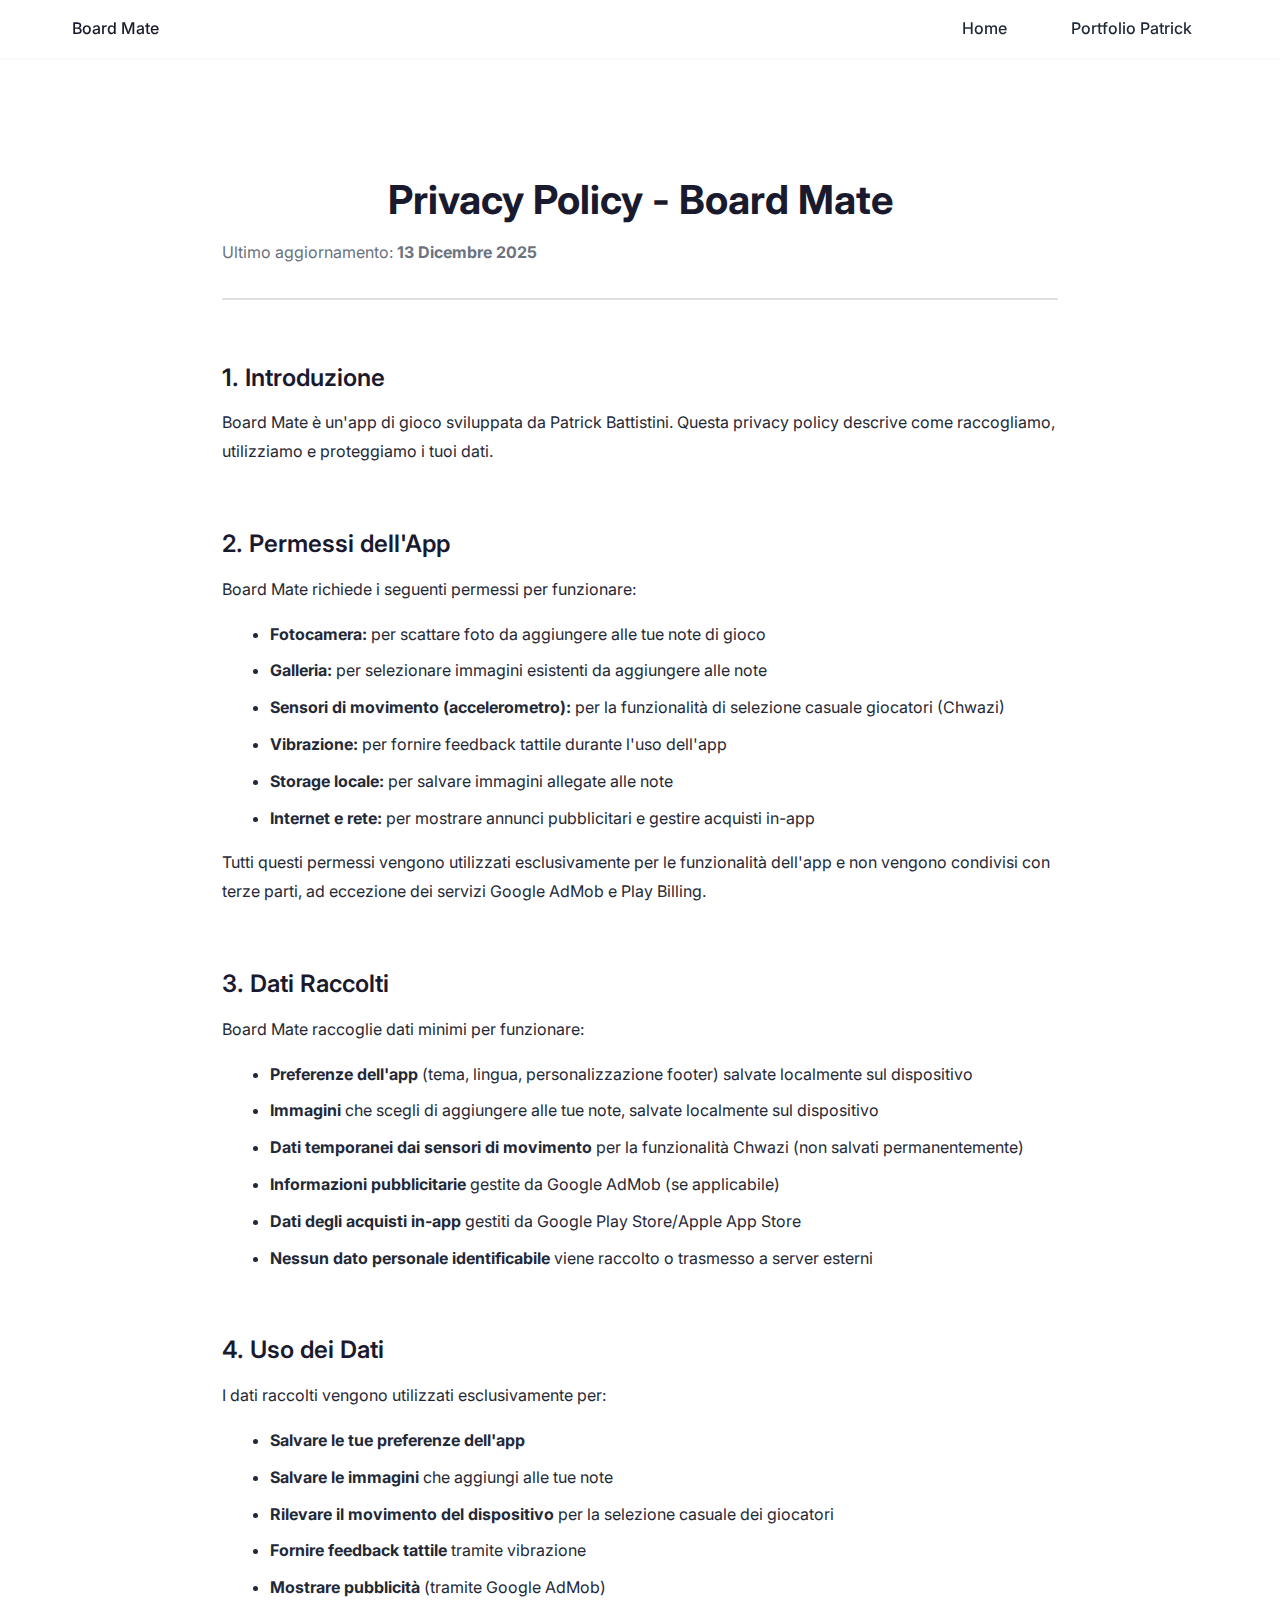
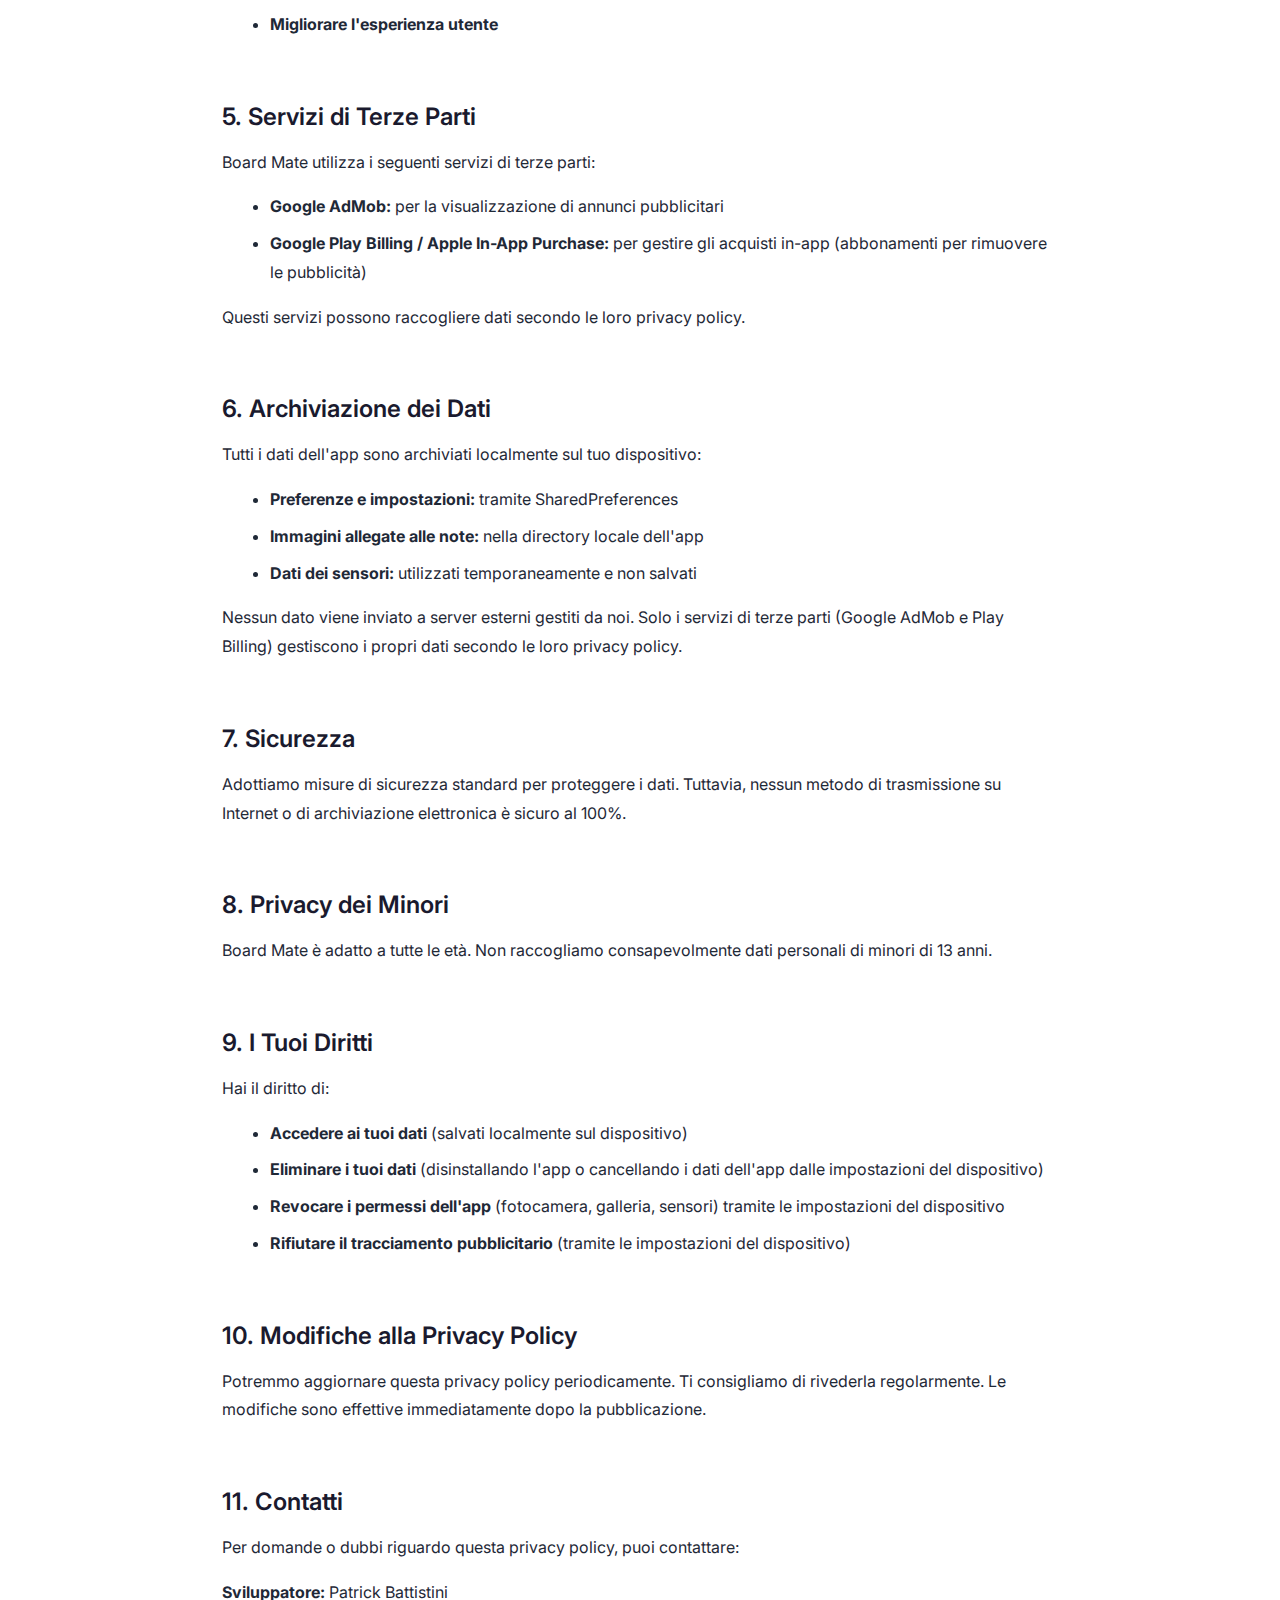
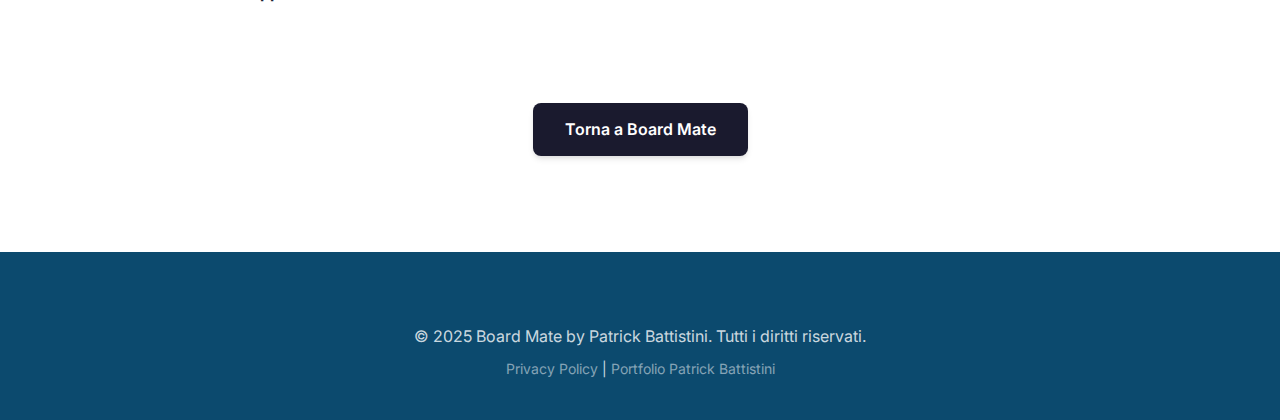
<file: boardmate-privacy.html>
<!DOCTYPE html>
<html lang="it">
<head>
  <meta charset="UTF-8" />
  <meta name="viewport" content="width=device-width, initial-scale=1.0" />

  <!-- SEO Meta Tags -->
  <title>Privacy Policy | Board Mate</title>
  <meta name="description" content="Informativa sulla privacy dell'applicazione Board Mate per la gestione dei giochi da tavolo." />
  <meta name="robots" content="noindex, nofollow" />

  <!-- Canonical URL -->
  <link rel="canonical" href="https://patrickbattistini.it/boardmate-privacy.html" />

  <!-- Favicon -->
  <link rel="icon" type="image/png" sizes="32x32" href="assets/logo_con_sfondo.png">
  <link rel="icon" type="image/png" sizes="16x16" href="assets/logo_con_sfondo.png">
  <link rel="apple-touch-icon" sizes="180x180" href="assets/logo_con_sfondo.png">

  <link rel="stylesheet" href="style.css">
  <link rel="preconnect" href="https://fonts.googleapis.com">
  <link rel="preconnect" href="https://fonts.gstatic.com" crossorigin>
  <link href="https://fonts.googleapis.com/css2?family=Inter:wght@300;400;500;600;700&display=swap" rel="stylesheet">
</head>
<body>
  <!-- Navbar -->
  <nav class="navbar boardmate-navbar" id="navbar" role="navigation" aria-label="Navigazione principale">
    <div class="nav-container">
      <a href="boardmate.html" class="nav-logo" aria-label="Home - Board Mate">Board Mate</a>
      <ul class="nav-menu" id="nav-menu">
        <li class="nav-item"><a href="boardmate.html" class="nav-link">Home</a></li>
        <li class="nav-item"><a href="index.html#home" class="nav-link">Portfolio Patrick</a></li>
      </ul>
      <button class="hamburger" id="hamburger" aria-label="Menu di navigazione" aria-expanded="false">
        <span></span>
        <span></span>
        <span></span>
      </button>
    </div>
  </nav>

  <!-- Privacy Policy Section -->
  <section class="privacy-section">
    <div class="container">
      <div class="privacy-content">
        <h1 class="section-title">Privacy Policy - Board Mate</h1>
        <p class="privacy-intro">Ultimo aggiornamento: <strong>13 Dicembre 2025</strong></p>

        <div class="privacy-block">
          <h2>1. Introduzione</h2>
          <p>
            Board Mate è un'app di gioco sviluppata da Patrick Battistini. Questa privacy policy descrive come raccogliamo,
            utilizziamo e proteggiamo i tuoi dati.
          </p>
        </div>

        <div class="privacy-block">
          <h2>2. Permessi dell'App</h2>
          <p>Board Mate richiede i seguenti permessi per funzionare:</p>
          <ul>
            <li><strong>Fotocamera:</strong> per scattare foto da aggiungere alle tue note di gioco</li>
            <li><strong>Galleria:</strong> per selezionare immagini esistenti da aggiungere alle note</li>
            <li><strong>Sensori di movimento (accelerometro):</strong> per la funzionalità di selezione casuale giocatori (Chwazi)</li>
            <li><strong>Vibrazione:</strong> per fornire feedback tattile durante l'uso dell'app</li>
            <li><strong>Storage locale:</strong> per salvare immagini allegate alle note</li>
            <li><strong>Internet e rete:</strong> per mostrare annunci pubblicitari e gestire acquisti in-app</li>
          </ul>
          <p>
            Tutti questi permessi vengono utilizzati esclusivamente per le funzionalità dell'app e non vengono condivisi con terze parti,
            ad eccezione dei servizi Google AdMob e Play Billing.
          </p>
        </div>

        <div class="privacy-block">
          <h2>3. Dati Raccolti</h2>
          <p>Board Mate raccoglie dati minimi per funzionare:</p>
          <ul>
            <li><strong>Preferenze dell'app</strong> (tema, lingua, personalizzazione footer) salvate localmente sul dispositivo</li>
            <li><strong>Immagini</strong> che scegli di aggiungere alle tue note, salvate localmente sul dispositivo</li>
            <li><strong>Dati temporanei dai sensori di movimento</strong> per la funzionalità Chwazi (non salvati permanentemente)</li>
            <li><strong>Informazioni pubblicitarie</strong> gestite da Google AdMob (se applicabile)</li>
            <li><strong>Dati degli acquisti in-app</strong> gestiti da Google Play Store/Apple App Store</li>
            <li><strong>Nessun dato personale identificabile</strong> viene raccolto o trasmesso a server esterni</li>
          </ul>
        </div>

        <div class="privacy-block">
          <h2>4. Uso dei Dati</h2>
          <p>I dati raccolti vengono utilizzati esclusivamente per:</p>
          <ul>
            <li><strong>Salvare le tue preferenze dell'app</strong></li>
            <li><strong>Salvare le immagini</strong> che aggiungi alle tue note</li>
            <li><strong>Rilevare il movimento del dispositivo</strong> per la selezione casuale dei giocatori</li>
            <li><strong>Fornire feedback tattile</strong> tramite vibrazione</li>
            <li><strong>Mostrare pubblicità</strong> (tramite Google AdMob)</li>
            <li><strong>Migliorare l'esperienza utente</strong></li>
          </ul>
        </div>

        <div class="privacy-block">
          <h2>5. Servizi di Terze Parti</h2>
          <p>Board Mate utilizza i seguenti servizi di terze parti:</p>
          <ul>
            <li><strong>Google AdMob:</strong> per la visualizzazione di annunci pubblicitari</li>
            <li><strong>Google Play Billing / Apple In-App Purchase:</strong> per gestire gli acquisti in-app (abbonamenti per rimuovere le pubblicità)</li>
          </ul>
          <p>
            Questi servizi possono raccogliere dati secondo le loro privacy policy.
          </p>
        </div>

        <div class="privacy-block">
          <h2>6. Archiviazione dei Dati</h2>
          <p>Tutti i dati dell'app sono archiviati localmente sul tuo dispositivo:</p>
          <ul>
            <li><strong>Preferenze e impostazioni:</strong> tramite SharedPreferences</li>
            <li><strong>Immagini allegate alle note:</strong> nella directory locale dell'app</li>
            <li><strong>Dati dei sensori:</strong> utilizzati temporaneamente e non salvati</li>
          </ul>
          <p>
            Nessun dato viene inviato a server esterni gestiti da noi.
            Solo i servizi di terze parti (Google AdMob e Play Billing) gestiscono i propri dati secondo le loro privacy policy.
          </p>
        </div>

        <div class="privacy-block">
          <h2>7. Sicurezza</h2>
          <p>
            Adottiamo misure di sicurezza standard per proteggere i dati. Tuttavia, nessun metodo di trasmissione su Internet
            o di archiviazione elettronica è sicuro al 100%.
          </p>
        </div>

        <div class="privacy-block">
          <h2>8. Privacy dei Minori</h2>
          <p>
            Board Mate è adatto a tutte le età. Non raccogliamo consapevolmente dati personali di minori di 13 anni.
          </p>
        </div>

        <div class="privacy-block">
          <h2>9. I Tuoi Diritti</h2>
          <p>Hai il diritto di:</p>
          <ul>
            <li><strong>Accedere ai tuoi dati</strong> (salvati localmente sul dispositivo)</li>
            <li><strong>Eliminare i tuoi dati</strong> (disinstallando l'app o cancellando i dati dell'app dalle impostazioni del dispositivo)</li>
            <li><strong>Revocare i permessi dell'app</strong> (fotocamera, galleria, sensori) tramite le impostazioni del dispositivo</li>
            <li><strong>Rifiutare il tracciamento pubblicitario</strong> (tramite le impostazioni del dispositivo)</li>
          </ul>
        </div>

        <div class="privacy-block">
          <h2>10. Modifiche alla Privacy Policy</h2>
          <p>
            Potremmo aggiornare questa privacy policy periodicamente.
            Ti consigliamo di rivederla regolarmente. Le modifiche sono effettive immediatamente dopo la pubblicazione.
          </p>
        </div>

        <div class="privacy-block">
          <h2>11. Contatti</h2>
          <p>Per domande o dubbi riguardo questa privacy policy, puoi contattare:</p>
          <p><strong>Sviluppatore:</strong> Patrick Battistini</p>
        </div>

        <div class="privacy-back-link">
          <a href="boardmate.html" class="btn btn-primary boardmate-btn">Torna a Board Mate</a>
        </div>
      </div>
    </div>
  </section>

  <!-- Footer -->
  <footer class="footer boardmate-footer">
    <div class="container">
      <p>&copy; 2025 Board Mate by Patrick Battistini. Tutti i diritti riservati.</p>
      <p class="footer-privacy">
        <a href="boardmate-privacy.html">Privacy Policy</a> |
        <a href="index.html#home">Portfolio Patrick Battistini</a>
      </p>
    </div>
  </footer>

  <script src="script.js"></script>
</body>
</html>
</file>
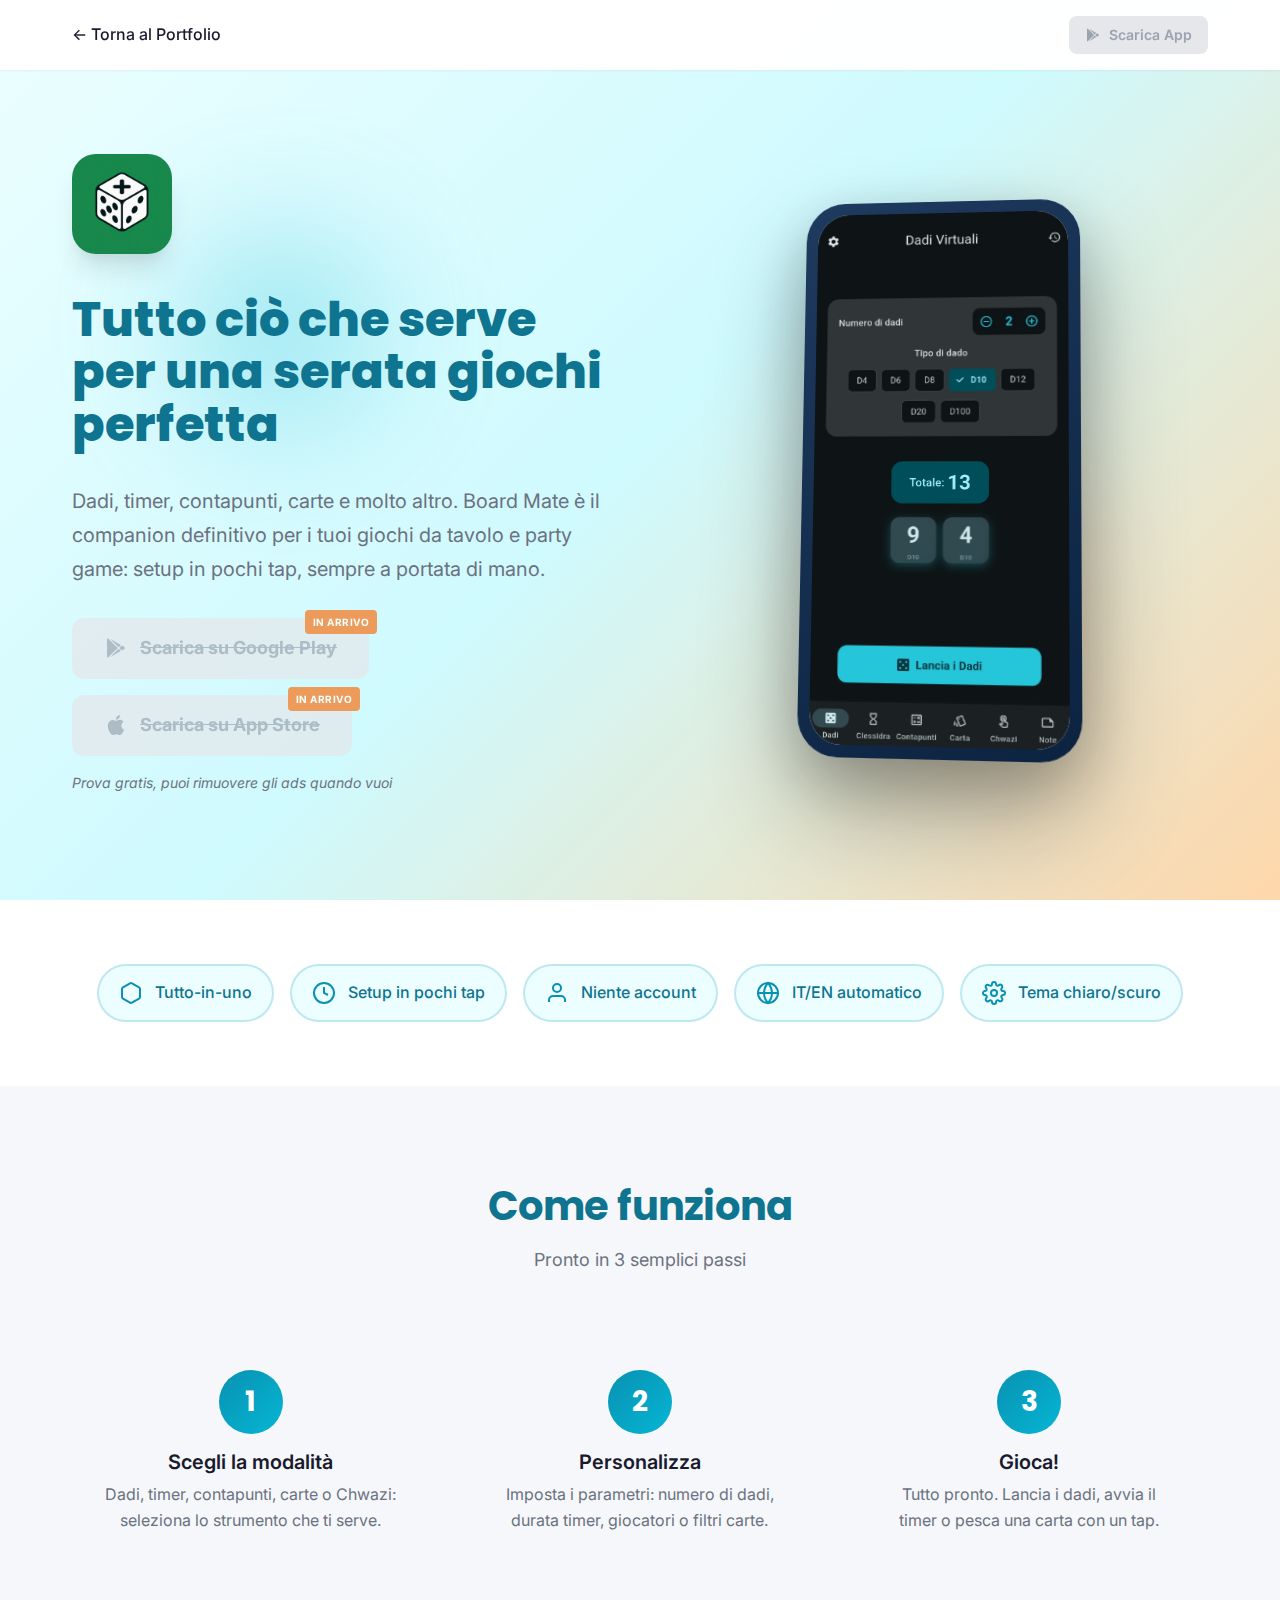
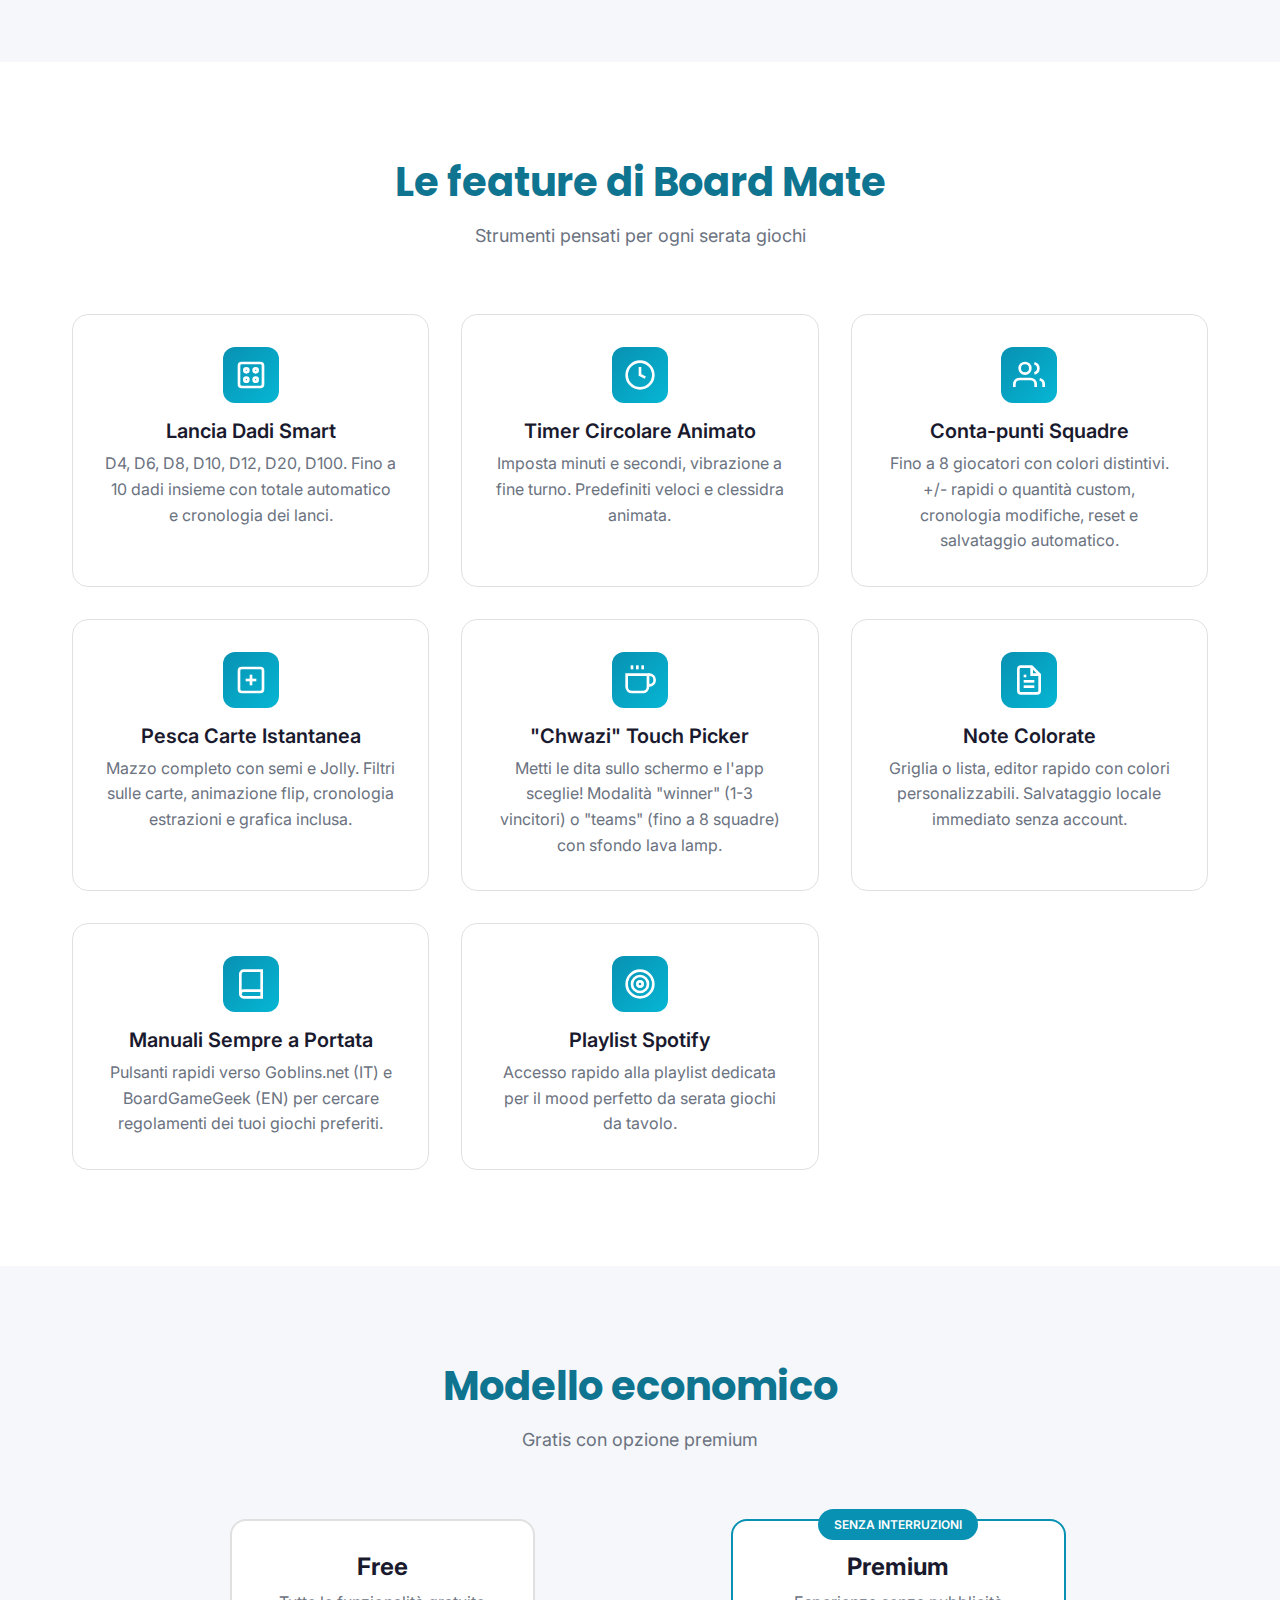
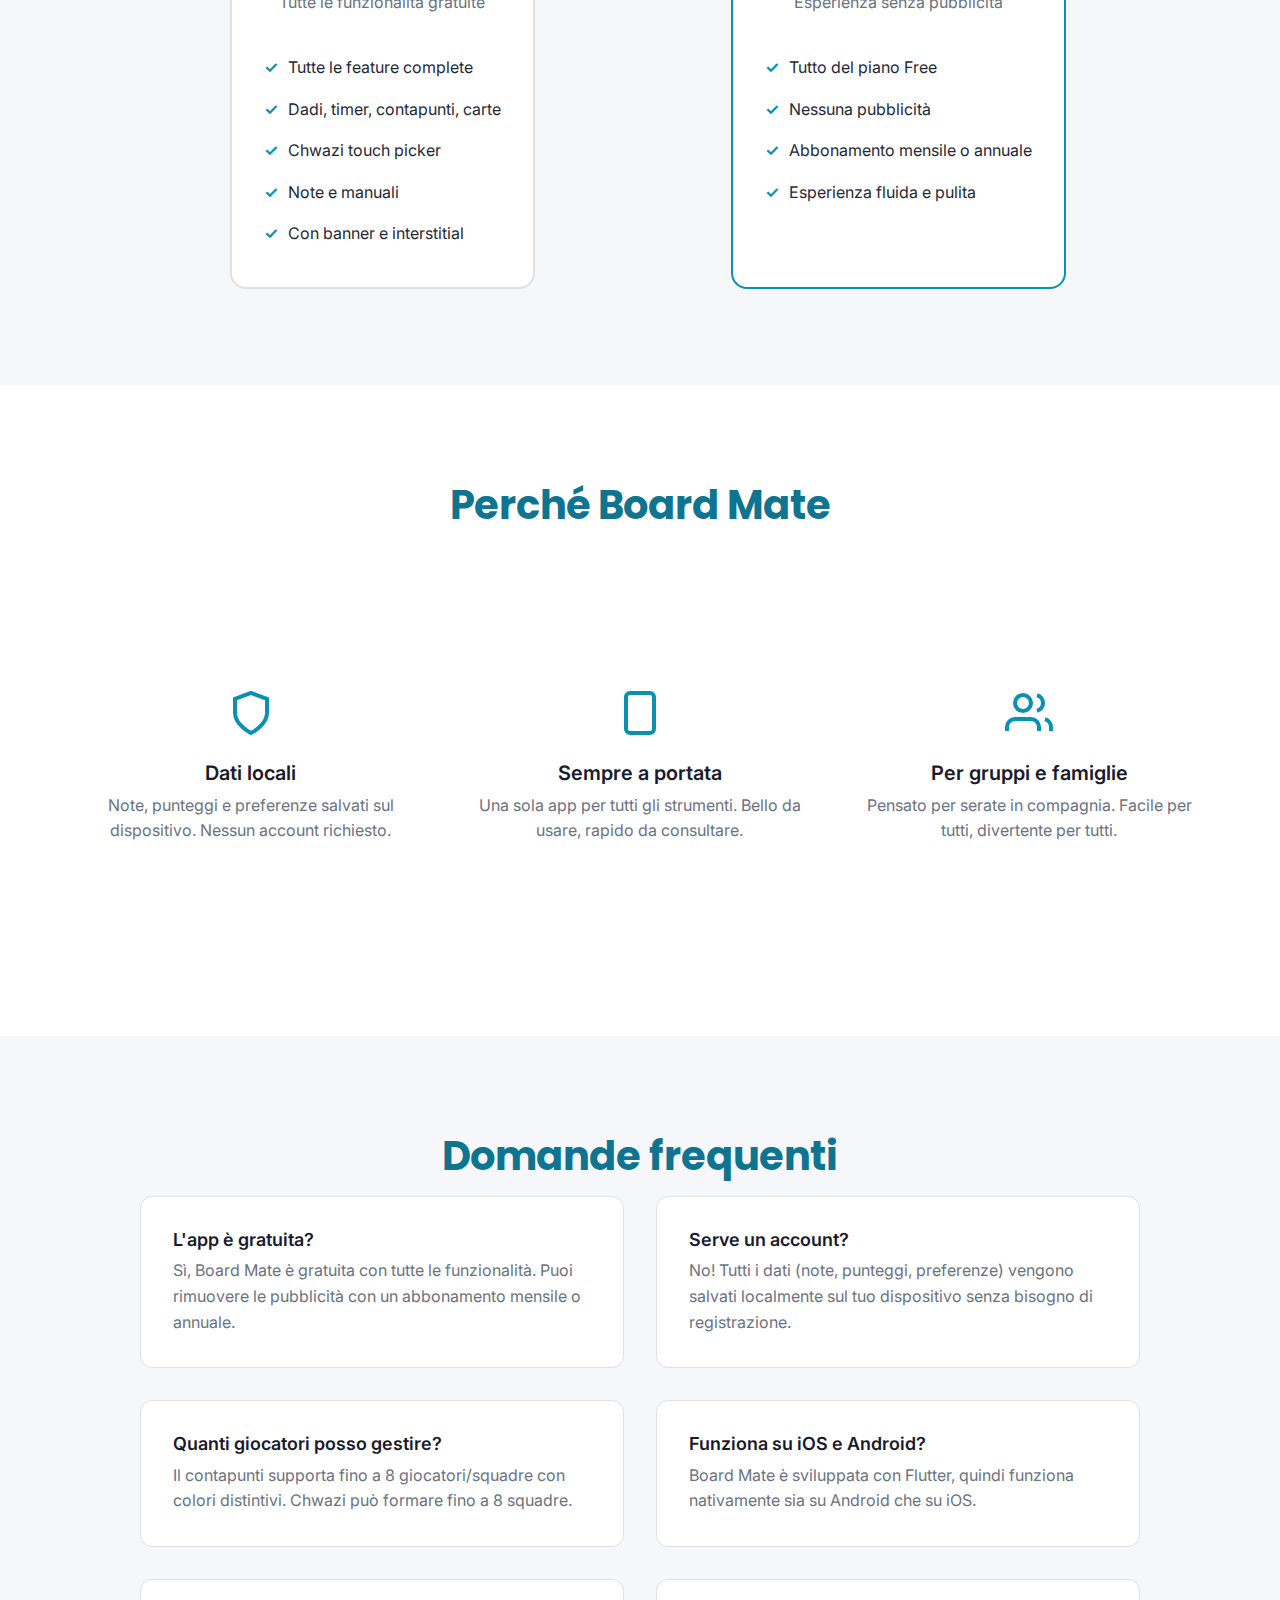
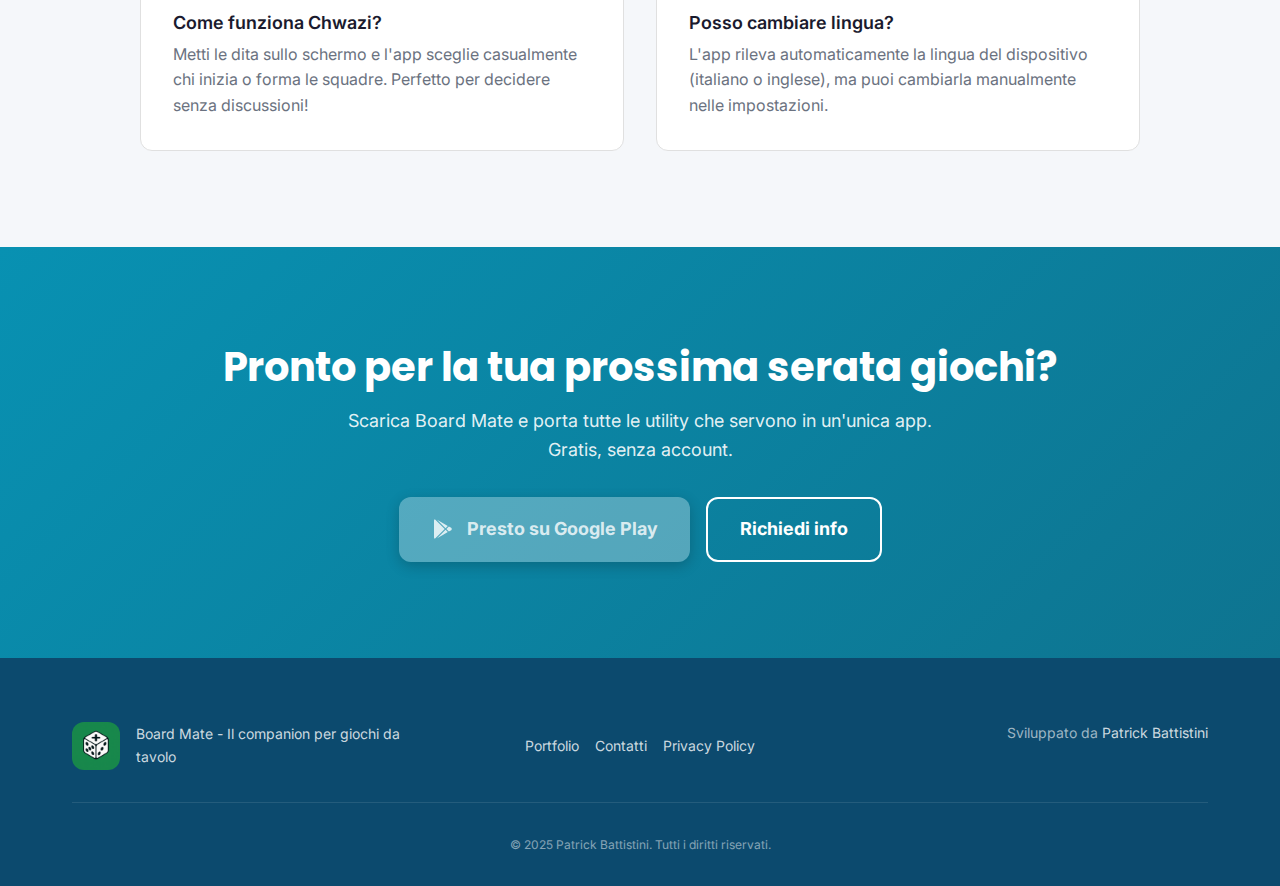
<file: boardmate.html>
<!DOCTYPE html>
<html lang="it">
<head>
  <meta charset="UTF-8" />
  <meta name="viewport" content="width=device-width, initial-scale=1.0" />

  <!-- SEO Meta Tags -->
  <title>Board Mate | App Companion per Serate Giochi da Tavolo e Party Game</title>
  <meta name="description" content="Board Mate è l'app tutto-in-uno per serate giochi da tavolo: dadi smart, timer, contapunti, carte e Chwazi touch picker. Tutto ciò che serve per una serata giochi perfetta." />
  <meta name="keywords" content="app giochi da tavolo, companion app boardgame, dadi digitali, timer giochi, contapunti squadre, party game app, Chwazi, board game tools, app serata giochi, lancia dadi, BoardMate, Flutter app giochi" />
  <meta name="author" content="Patrick Battistini" />
  <meta name="robots" content="index, follow" />
  <meta name="language" content="Italian" />

  <!-- Open Graph / Facebook -->
  <meta property="og:type" content="website" />
  <meta property="og:url" content="https://patrickbattistini.it/boardmate.html" />
  <meta property="og:title" content="Board Mate | App Companion per Giochi da Tavolo" />
  <meta property="og:description" content="Tutto ciò che serve per una serata giochi perfetta, in un'unica app. Dadi, timer, contapunti, carte e Chwazi." />
  <meta property="og:image" content="https://patrickbattistini.it/assets/boardmate.png" />
  <meta property="og:locale" content="it_IT" />

  <!-- Twitter Card -->
  <meta name="twitter:card" content="summary_large_image" />
  <meta name="twitter:url" content="https://patrickbattistini.it/boardmate.html" />
  <meta name="twitter:title" content="Board Mate | App Companion Giochi da Tavolo" />
  <meta name="twitter:description" content="App tutto-in-uno per serate giochi da tavolo. Dadi, timer, contapunti e molto altro." />
  <meta name="twitter:image" content="https://patrickbattistini.it/assets/boardmate.png" />

  <!-- Canonical URL -->
  <link rel="canonical" href="https://patrickbattistini.it/boardmate.html" />

  <!-- Favicon -->
  <link rel="icon" type="image/png" sizes="32x32" href="assets/boardmate.png">
  <link rel="apple-touch-icon" sizes="180x180" href="assets/boardmate.png">

  <link rel="stylesheet" href="style.css">
  <link rel="preconnect" href="https://fonts.googleapis.com">
  <link rel="preconnect" href="https://fonts.gstatic.com" crossorigin>
  <link href="https://fonts.googleapis.com/css2?family=Inter:wght@300;400;500;600;700&family=Poppins:wght@600;700;800&display=swap" rel="stylesheet">
</head>
<body class="boardmate-page">
  <!-- Navbar -->
  <nav class="navbar boardmate-navbar" id="navbar">
    <div class="nav-container">
      <a href="index.html" class="nav-logo">← Torna al Portfolio</a>
      <span class="btn btn-boardmate-nav btn-boardmate-disabled-nav">
        <svg xmlns="http://www.w3.org/2000/svg" width="16" height="16" viewBox="0 0 24 24" fill="currentColor">
          <path d="M3,20.5V3.5C3,2.91 3.34,2.39 3.84,2.15L13.69,12L3.84,21.85C3.34,21.6 3,21.09 3,20.5M16.81,15.12L6.05,21.34L14.54,12.85L16.81,15.12M20.16,10.81C20.5,11.08 20.75,11.5 20.75,12C20.75,12.5 20.53,12.9 20.18,13.18L17.89,14.5L15.39,12L17.89,9.5L20.16,10.81M6.05,2.66L16.81,8.88L14.54,11.15L6.05,2.66Z"/>
        </svg>
        Scarica App
      </span>
    </div>
  </nav>

  <!-- Hero Section -->
  <section class="boardmate-hero">
    <div class="boardmate-hero-bg"></div>
    <div class="boardmate-lava-lamp"></div>
    <div class="container">
      <div class="boardmate-hero-content">
        <div class="boardmate-hero-text">
          <div class="boardmate-logo-wrapper">
            <img src="assets/boardmate.png" alt="Logo Board Mate" class="boardmate-hero-logo">
          </div>
          <h1 class="boardmate-title">Tutto ciò che serve per una serata giochi perfetta</h1>
          <p class="boardmate-subtitle">
            Dadi, timer, contapunti, carte e molto altro. Board Mate è il companion definitivo per i tuoi giochi da tavolo e party game: setup in pochi tap, sempre a portata di mano.
          </p>
          <div class="boardmate-cta-buttons">
            <span class="btn btn-boardmate-disabled">
              <svg xmlns="http://www.w3.org/2000/svg" width="24" height="24" viewBox="0 0 24 24" fill="currentColor">
                <path d="M3,20.5V3.5C3,2.91 3.34,2.39 3.84,2.15L13.69,12L3.84,21.85C3.34,21.6 3,21.09 3,20.5M16.81,15.12L6.05,21.34L14.54,12.85L16.81,15.12M20.16,10.81C20.5,11.08 20.75,11.5 20.75,12C20.75,12.5 20.53,12.9 20.18,13.18L17.89,14.5L15.39,12L17.89,9.5L20.16,10.81M6.05,2.66L16.81,8.88L14.54,11.15L6.05,2.66Z"/>
              </svg>
              <span class="btn-text-strikethrough">Scarica su Google Play</span>
              <span class="btn-coming-soon boardmate-badge">in arrivo</span>
            </span>
            <span class="btn btn-boardmate-disabled">
              <svg xmlns="http://www.w3.org/2000/svg" width="24" height="24" viewBox="0 0 24 24" fill="currentColor">
                <path d="M18.71,19.5C17.88,20.74 17,21.95 15.66,21.97C14.32,22 13.89,21.18 12.37,21.18C10.84,21.18 10.37,21.95 9.1,22C7.79,22.05 6.8,20.68 5.96,19.47C4.25,17 2.94,12.45 4.7,9.39C5.57,7.87 7.13,6.91 8.82,6.88C10.1,6.86 11.32,7.75 12.11,7.75C12.89,7.75 14.37,6.68 15.92,6.84C16.57,6.87 18.39,7.1 19.56,8.82C19.47,8.88 17.39,10.1 17.41,12.63C17.44,15.65 20.06,16.66 20.09,16.67C20.06,16.74 19.67,18.11 18.71,19.5M13,3.5C13.73,2.67 14.94,2.04 15.94,2C16.07,3.17 15.6,4.35 14.9,5.19C14.21,6.04 13.07,6.7 11.95,6.61C11.8,5.46 12.36,4.26 13,3.5Z"/>
              </svg>
              <span class="btn-text-strikethrough">Scarica su App Store</span>
              <span class="btn-coming-soon boardmate-badge">in arrivo</span>
            </span>
          </div>
          <p class="boardmate-cta-note">Prova gratis, puoi rimuovere gli ads quando vuoi</p>
        </div>
        <div class="boardmate-hero-mockup">
          <div class="phone-mockup boardmate-phone">
            <div class="phone-screen">
              <img src="assets/screenshot-boardmate.png" alt="Screenshot Board Mate" onerror="this.style.display='none'">
              <div class="phone-placeholder">
                <svg xmlns="http://www.w3.org/2000/svg" width="64" height="64" viewBox="0 0 24 24" fill="none" stroke="currentColor" stroke-width="1.5">
                  <rect x="5" y="2" width="14" height="20" rx="2" ry="2"></rect>
                  <line x1="12" y1="18" x2="12.01" y2="18"></line>
                </svg>
                <span>Screenshot App</span>
              </div>
            </div>
          </div>
        </div>
      </div>
    </div>
  </section>

  <!-- Benefits Pills -->
  <section class="boardmate-benefits">
    <div class="container">
      <div class="benefits-grid">
        <div class="benefit-pill boardmate-pill">
          <svg xmlns="http://www.w3.org/2000/svg" width="24" height="24" viewBox="0 0 24 24" fill="none" stroke="currentColor" stroke-width="2">
            <path d="M21 16V8a2 2 0 0 0-1-1.73l-7-4a2 2 0 0 0-2 0l-7 4A2 2 0 0 0 3 8v8a2 2 0 0 0 1 1.73l7 4a2 2 0 0 0 2 0l7-4A2 2 0 0 0 21 16z"></path>
          </svg>
          <span>Tutto-in-uno</span>
        </div>
        <div class="benefit-pill boardmate-pill">
          <svg xmlns="http://www.w3.org/2000/svg" width="24" height="24" viewBox="0 0 24 24" fill="none" stroke="currentColor" stroke-width="2">
            <circle cx="12" cy="12" r="10"></circle>
            <polyline points="12 6 12 12 16 14"></polyline>
          </svg>
          <span>Setup in pochi tap</span>
        </div>
        <div class="benefit-pill boardmate-pill">
          <svg xmlns="http://www.w3.org/2000/svg" width="24" height="24" viewBox="0 0 24 24" fill="none" stroke="currentColor" stroke-width="2">
            <path d="M20 21v-2a4 4 0 0 0-4-4H8a4 4 0 0 0-4 4v2"></path>
            <circle cx="12" cy="7" r="4"></circle>
          </svg>
          <span>Niente account</span>
        </div>
        <div class="benefit-pill boardmate-pill">
          <svg xmlns="http://www.w3.org/2000/svg" width="24" height="24" viewBox="0 0 24 24" fill="none" stroke="currentColor" stroke-width="2">
            <circle cx="12" cy="12" r="10"></circle>
            <line x1="2" y1="12" x2="22" y2="12"></line>
            <path d="M12 2a15.3 15.3 0 0 1 4 10 15.3 15.3 0 0 1-4 10 15.3 15.3 0 0 1-4-10 15.3 15.3 0 0 1 4-10z"></path>
          </svg>
          <span>IT/EN automatico</span>
        </div>
        <div class="benefit-pill boardmate-pill">
          <svg xmlns="http://www.w3.org/2000/svg" width="24" height="24" viewBox="0 0 24 24" fill="none" stroke="currentColor" stroke-width="2">
            <circle cx="12" cy="12" r="3"></circle>
            <path d="M19.4 15a1.65 1.65 0 0 0 .33 1.82l.06.06a2 2 0 0 1 0 2.83 2 2 0 0 1-2.83 0l-.06-.06a1.65 1.65 0 0 0-1.82-.33 1.65 1.65 0 0 0-1 1.51V21a2 2 0 0 1-2 2 2 2 0 0 1-2-2v-.09A1.65 1.65 0 0 0 9 19.4a1.65 1.65 0 0 0-1.82.33l-.06.06a2 2 0 0 1-2.83 0 2 2 0 0 1 0-2.83l.06-.06a1.65 1.65 0 0 0 .33-1.82 1.65 1.65 0 0 0-1.51-1H3a2 2 0 0 1-2-2 2 2 0 0 1 2-2h.09A1.65 1.65 0 0 0 4.6 9a1.65 1.65 0 0 0-.33-1.82l-.06-.06a2 2 0 0 1 0-2.83 2 2 0 0 1 2.83 0l.06.06a1.65 1.65 0 0 0 1.82.33H9a1.65 1.65 0 0 0 1-1.51V3a2 2 0 0 1 2-2 2 2 0 0 1 2 2v.09a1.65 1.65 0 0 0 1 1.51 1.65 1.65 0 0 0 1.82-.33l.06-.06a2 2 0 0 1 2.83 0 2 2 0 0 1 0 2.83l-.06.06a1.65 1.65 0 0 0-.33 1.82V9a1.65 1.65 0 0 0 1.51 1H21a2 2 0 0 1 2 2 2 2 0 0 1-2 2h-.09a1.65 1.65 0 0 0-1.51 1z"></path>
          </svg>
          <span>Tema chiaro/scuro</span>
        </div>
      </div>
    </div>
  </section>

  <!-- How it Works -->
  <section class="boardmate-how">
    <div class="container">
      <h2 class="boardmate-section-title">Come funziona</h2>
      <p class="boardmate-section-subtitle">Pronto in 3 semplici passi</p>

      <div class="steps-grid">
        <div class="step-card boardmate-step">
          <div class="step-number boardmate-step-number">1</div>
          <h3>Scegli la modalità</h3>
          <p>Dadi, timer, contapunti, carte o Chwazi: seleziona lo strumento che ti serve.</p>
        </div>
        <div class="step-card boardmate-step">
          <div class="step-number boardmate-step-number">2</div>
          <h3>Personalizza</h3>
          <p>Imposta i parametri: numero di dadi, durata timer, giocatori o filtri carte.</p>
        </div>
        <div class="step-card boardmate-step">
          <div class="step-number boardmate-step-number">3</div>
          <h3>Gioca!</h3>
          <p>Tutto pronto. Lancia i dadi, avvia il timer o pesca una carta con un tap.</p>
        </div>
      </div>
    </div>
  </section>

  <!-- Features Section -->
  <section class="boardmate-features">
    <div class="container">
      <h2 class="boardmate-section-title">Le feature di Board Mate</h2>
      <p class="boardmate-section-subtitle">Strumenti pensati per ogni serata giochi</p>

      <div class="features-grid boardmate-features-grid">
        <!-- Feature 1 - Dadi -->
        <div class="feature-card boardmate-feature">
          <div class="feature-icon boardmate-icon">
            <svg xmlns="http://www.w3.org/2000/svg" width="32" height="32" viewBox="0 0 24 24" fill="none" stroke="currentColor" stroke-width="2">
              <rect x="3" y="3" width="18" height="18" rx="2" ry="2"></rect>
              <circle cx="8.5" cy="8.5" r="1.5"></circle>
              <circle cx="15.5" cy="8.5" r="1.5"></circle>
              <circle cx="15.5" cy="15.5" r="1.5"></circle>
              <circle cx="8.5" cy="15.5" r="1.5"></circle>
            </svg>
          </div>
          <h3>Lancia Dadi Smart</h3>
          <p>D4, D6, D8, D10, D12, D20, D100. Fino a 10 dadi insieme con totale automatico e cronologia dei lanci.</p>
        </div>

        <!-- Feature 2 - Timer -->
        <div class="feature-card boardmate-feature">
          <div class="feature-icon boardmate-icon">
            <svg xmlns="http://www.w3.org/2000/svg" width="32" height="32" viewBox="0 0 24 24" fill="none" stroke="currentColor" stroke-width="2">
              <circle cx="12" cy="12" r="10"></circle>
              <polyline points="12 6 12 12 16 14"></polyline>
            </svg>
          </div>
          <h3>Timer Circolare Animato</h3>
          <p>Imposta minuti e secondi, vibrazione a fine turno. Predefiniti veloci e clessidra animata.</p>
        </div>

        <!-- Feature 3 - Contapunti -->
        <div class="feature-card boardmate-feature">
          <div class="feature-icon boardmate-icon">
            <svg xmlns="http://www.w3.org/2000/svg" width="32" height="32" viewBox="0 0 24 24" fill="none" stroke="currentColor" stroke-width="2">
              <path d="M17 21v-2a4 4 0 0 0-4-4H5a4 4 0 0 0-4 4v2"></path>
              <circle cx="9" cy="7" r="4"></circle>
              <path d="M23 21v-2a4 4 0 0 0-3-3.87"></path>
              <path d="M16 3.13a4 4 0 0 1 0 7.75"></path>
            </svg>
          </div>
          <h3>Conta-punti Squadre</h3>
          <p>Fino a 8 giocatori con colori distintivi. +/- rapidi o quantità custom, cronologia modifiche, reset e salvataggio automatico.</p>
        </div>

        <!-- Feature 4 - Carte -->
        <div class="feature-card boardmate-feature">
          <div class="feature-icon boardmate-icon">
            <svg xmlns="http://www.w3.org/2000/svg" width="32" height="32" viewBox="0 0 24 24" fill="none" stroke="currentColor" stroke-width="2">
              <rect x="3" y="3" width="18" height="18" rx="2" ry="2"></rect>
              <path d="M12 8v8"></path>
              <path d="M8 12h8"></path>
            </svg>
          </div>
          <h3>Pesca Carte Istantanea</h3>
          <p>Mazzo completo con semi e Jolly. Filtri sulle carte, animazione flip, cronologia estrazioni e grafica inclusa.</p>
        </div>

        <!-- Feature 5 - Chwazi -->
        <div class="feature-card boardmate-feature">
          <div class="feature-icon boardmate-icon">
            <svg xmlns="http://www.w3.org/2000/svg" width="32" height="32" viewBox="0 0 24 24" fill="none" stroke="currentColor" stroke-width="2">
              <path d="M18 8h1a4 4 0 0 1 0 8h-1"></path>
              <path d="M2 8h16v9a4 4 0 0 1-4 4H6a4 4 0 0 1-4-4V8z"></path>
              <line x1="6" y1="1" x2="6" y2="4"></line>
              <line x1="10" y1="1" x2="10" y2="4"></line>
              <line x1="14" y1="1" x2="14" y2="4"></line>
            </svg>
          </div>
          <h3>"Chwazi" Touch Picker</h3>
          <p>Metti le dita sullo schermo e l'app sceglie! Modalità "winner" (1-3 vincitori) o "teams" (fino a 8 squadre) con sfondo lava lamp.</p>
        </div>

        <!-- Feature 6 - Note -->
        <div class="feature-card boardmate-feature">
          <div class="feature-icon boardmate-icon">
            <svg xmlns="http://www.w3.org/2000/svg" width="32" height="32" viewBox="0 0 24 24" fill="none" stroke="currentColor" stroke-width="2">
              <path d="M14 2H6a2 2 0 0 0-2 2v16a2 2 0 0 0 2 2h12a2 2 0 0 0 2-2V8z"></path>
              <polyline points="14 2 14 8 20 8"></polyline>
              <line x1="16" y1="13" x2="8" y2="13"></line>
              <line x1="16" y1="17" x2="8" y2="17"></line>
              <polyline points="10 9 9 9 8 9"></polyline>
            </svg>
          </div>
          <h3>Note Colorate</h3>
          <p>Griglia o lista, editor rapido con colori personalizzabili. Salvataggio locale immediato senza account.</p>
        </div>

        <!-- Feature 7 - Manuali -->
        <div class="feature-card boardmate-feature">
          <div class="feature-icon boardmate-icon">
            <svg xmlns="http://www.w3.org/2000/svg" width="32" height="32" viewBox="0 0 24 24" fill="none" stroke="currentColor" stroke-width="2">
              <path d="M4 19.5A2.5 2.5 0 0 1 6.5 17H20"></path>
              <path d="M6.5 2H20v20H6.5A2.5 2.5 0 0 1 4 19.5v-15A2.5 2.5 0 0 1 6.5 2z"></path>
            </svg>
          </div>
          <h3>Manuali Sempre a Portata</h3>
          <p>Pulsanti rapidi verso Goblins.net (IT) e BoardGameGeek (EN) per cercare regolamenti dei tuoi giochi preferiti.</p>
        </div>

        <!-- Feature 8 - Spotify -->
        <div class="feature-card boardmate-feature">
          <div class="feature-icon boardmate-icon">
            <svg xmlns="http://www.w3.org/2000/svg" width="32" height="32" viewBox="0 0 24 24" fill="none" stroke="currentColor" stroke-width="2">
              <circle cx="12" cy="12" r="10"></circle>
              <circle cx="12" cy="12" r="6"></circle>
              <circle cx="12" cy="12" r="2"></circle>
            </svg>
          </div>
          <h3>Playlist Spotify</h3>
          <p>Accesso rapido alla playlist dedicata per il mood perfetto da serata giochi da tavolo.</p>
        </div>
      </div>
    </div>
  </section>

  <!-- Pricing -->
  <section class="boardmate-pricing">
    <div class="container">
      <h2 class="boardmate-section-title">Modello economico</h2>
      <p class="boardmate-section-subtitle">Gratis con opzione premium</p>

      <div class="pricing-grid">
        <div class="pricing-card boardmate-pricing-card">
          <h3>Free</h3>
          <p class="pricing-description">Tutte le funzionalità gratuite</p>
          <ul class="pricing-features">
            <li>Tutte le feature complete</li>
            <li>Dadi, timer, contapunti, carte</li>
            <li>Chwazi touch picker</li>
            <li>Note e manuali</li>
            <li>Con banner e interstitial</li>
          </ul>
        </div>
        <div class="pricing-card pricing-featured boardmate-pricing-card boardmate-pricing-featured">
          <div class="pricing-badge boardmate-badge-price">Senza interruzioni</div>
          <h3>Premium</h3>
          <p class="pricing-description">Esperienza senza pubblicità</p>
          <ul class="pricing-features">
            <li>Tutto del piano Free</li>
            <li>Nessuna pubblicità</li>
            <li>Abbonamento mensile o annuale</li>
            <li>Esperienza fluida e pulita</li>
          </ul>
        </div>
      </div>
    </div>
  </section>

  <!-- Reliability / Trust -->
  <section class="boardmate-reliability">
    <div class="container">
      <h2 class="boardmate-section-title">Perché Board Mate</h2>
      <div class="reliability-grid">
        <div class="reliability-item boardmate-reliability">
          <svg xmlns="http://www.w3.org/2000/svg" width="48" height="48" viewBox="0 0 24 24" fill="none" stroke="currentColor" stroke-width="2">
            <path d="M12 22s8-4 8-10V5l-8-3-8 3v7c0 6 8 10 8 10z"></path>
          </svg>
          <h3>Dati locali</h3>
          <p>Note, punteggi e preferenze salvati sul dispositivo. Nessun account richiesto.</p>
        </div>
        <div class="reliability-item boardmate-reliability">
          <svg xmlns="http://www.w3.org/2000/svg" width="48" height="48" viewBox="0 0 24 24" fill="none" stroke="currentColor" stroke-width="2">
            <rect x="5" y="2" width="14" height="20" rx="2" ry="2"></rect>
            <line x1="12" y1="18" x2="12.01" y2="18"></line>
          </svg>
          <h3>Sempre a portata</h3>
          <p>Una sola app per tutti gli strumenti. Bello da usare, rapido da consultare.</p>
        </div>
        <div class="reliability-item boardmate-reliability">
          <svg xmlns="http://www.w3.org/2000/svg" width="48" height="48" viewBox="0 0 24 24" fill="none" stroke="currentColor" stroke-width="2">
            <path d="M17 21v-2a4 4 0 0 0-4-4H5a4 4 0 0 0-4 4v2"></path>
            <circle cx="9" cy="7" r="4"></circle>
            <path d="M23 21v-2a4 4 0 0 0-3-3.87"></path>
            <path d="M16 3.13a4 4 0 0 1 0 7.75"></path>
          </svg>
          <h3>Per gruppi e famiglie</h3>
          <p>Pensato per serate in compagnia. Facile per tutti, divertente per tutti.</p>
        </div>
      </div>
    </div>
  </section>

  <!-- FAQ -->
  <section class="boardmate-faq">
    <div class="container">
      <h2 class="boardmate-section-title">Domande frequenti</h2>

      <div class="faq-grid">
        <div class="faq-item boardmate-faq-item">
          <h3>L'app è gratuita?</h3>
          <p>Sì, Board Mate è gratuita con tutte le funzionalità. Puoi rimuovere le pubblicità con un abbonamento mensile o annuale.</p>
        </div>
        <div class="faq-item boardmate-faq-item">
          <h3>Serve un account?</h3>
          <p>No! Tutti i dati (note, punteggi, preferenze) vengono salvati localmente sul tuo dispositivo senza bisogno di registrazione.</p>
        </div>
        <div class="faq-item boardmate-faq-item">
          <h3>Quanti giocatori posso gestire?</h3>
          <p>Il contapunti supporta fino a 8 giocatori/squadre con colori distintivi. Chwazi può formare fino a 8 squadre.</p>
        </div>
        <div class="faq-item boardmate-faq-item">
          <h3>Funziona su iOS e Android?</h3>
          <p>Board Mate è sviluppata con Flutter, quindi funziona nativamente sia su Android che su iOS.</p>
        </div>
        <div class="faq-item boardmate-faq-item">
          <h3>Come funziona Chwazi?</h3>
          <p>Metti le dita sullo schermo e l'app sceglie casualmente chi inizia o forma le squadre. Perfetto per decidere senza discussioni!</p>
        </div>
        <div class="faq-item boardmate-faq-item">
          <h3>Posso cambiare lingua?</h3>
          <p>L'app rileva automaticamente la lingua del dispositivo (italiano o inglese), ma puoi cambiarla manualmente nelle impostazioni.</p>
        </div>
      </div>
    </div>
  </section>

  <!-- Final CTA -->
  <section class="boardmate-final-cta">
    <div class="container">
      <h2>Pronto per la tua prossima serata giochi?</h2>
      <p>Scarica Board Mate e porta tutte le utility che servono in un'unica app. Gratis, senza account.</p>
      <div class="final-cta-buttons">
        <span class="btn btn-boardmate-primary-cta btn-boardmate-disabled-cta">
          <svg xmlns="http://www.w3.org/2000/svg" width="24" height="24" viewBox="0 0 24 24" fill="currentColor">
            <path d="M3,20.5V3.5C3,2.91 3.34,2.39 3.84,2.15L13.69,12L3.84,21.85C3.34,21.6 3,21.09 3,20.5M16.81,15.12L6.05,21.34L14.54,12.85L16.81,15.12M20.16,10.81C20.5,11.08 20.75,11.5 20.75,12C20.75,12.5 20.53,12.9 20.18,13.18L17.89,14.5L15.39,12L17.89,9.5L20.16,10.81M6.05,2.66L16.81,8.88L14.54,11.15L6.05,2.66Z"/>
          </svg>
          Presto su Google Play
        </span>
        <a href="mailto:patrick.battistini00@gmail.com?subject=Info%20BoardMate" class="btn btn-boardmate-secondary-cta">
          Richiedi info
        </a>
      </div>
    </div>
  </section>

  <!-- Footer -->
  <footer class="boardmate-footer">
    <div class="container">
      <div class="footer-content">
        <div class="footer-brand">
          <img src="assets/boardmate.png" alt="Board Mate" class="footer-logo">
          <p>Board Mate - Il companion per giochi da tavolo</p>
        </div>
        <div class="footer-links">
          <a href="index.html">Portfolio</a>
          <a href="mailto:patrick.battistini00@gmail.com">Contatti</a>
          <a href="privacy.html">Privacy Policy</a>
        </div>
        <div class="footer-developer">
          <p>Sviluppato da <a href="index.html">Patrick Battistini</a></p>
        </div>
      </div>
      <p class="footer-copyright">&copy; 2025 Patrick Battistini. Tutti i diritti riservati.</p>
    </div>
  </footer>

  <!-- Schema.org JSON-LD - SoftwareApplication -->
  <script type="application/ld+json">
  {
    "@context": "https://schema.org",
    "@type": "SoftwareApplication",
    "name": "Board Mate",
    "applicationCategory": "GameApplication",
    "operatingSystem": "Android, iOS",
    "description": "App companion per giochi da tavolo e party game. Dadi smart, timer, contapunti, carte e Chwazi touch picker in un'unica app.",
    "url": "https://patrickbattistini.it/boardmate.html",
    "image": "https://patrickbattistini.it/assets/boardmate.png",
    "author": {
      "@type": "Person",
      "name": "Patrick Battistini",
      "url": "https://patrickbattistini.it/"
    },
    "offers": {
      "@type": "Offer",
      "price": "0",
      "priceCurrency": "EUR",
      "availability": "https://schema.org/PreOrder"
    },
    "featureList": [
      "Dadi smart (D4, D6, D8, D10, D12, D20, D100)",
      "Timer circolare animato",
      "Contapunti per squadre e giocatori",
      "Pesca carte con mazzo completo",
      "Chwazi touch picker",
      "Note colorate",
      "Link a manuali online",
      "Playlist Spotify dedicata"
    ],
    "softwareVersion": "1.0"
  }
  </script>

  <!-- Schema.org JSON-LD - BreadcrumbList -->
  <script type="application/ld+json">
  {
    "@context": "https://schema.org",
    "@type": "BreadcrumbList",
    "itemListElement": [
      {
        "@type": "ListItem",
        "position": 1,
        "name": "Home",
        "item": "https://patrickbattistini.it/"
      },
      {
        "@type": "ListItem",
        "position": 2,
        "name": "Board Mate",
        "item": "https://patrickbattistini.it/boardmate.html"
      }
    ]
  }
  </script>

  <!-- Schema.org JSON-LD - FAQPage -->
  <script type="application/ld+json">
  {
    "@context": "https://schema.org",
    "@type": "FAQPage",
    "mainEntity": [
      {
        "@type": "Question",
        "name": "L'app Board Mate è gratuita?",
        "acceptedAnswer": {
          "@type": "Answer",
          "text": "Sì, Board Mate è gratuita con tutte le funzionalità. Puoi rimuovere le pubblicità con un abbonamento mensile o annuale."
        }
      },
      {
        "@type": "Question",
        "name": "Serve un account per usare Board Mate?",
        "acceptedAnswer": {
          "@type": "Answer",
          "text": "No! Tutti i dati (note, punteggi, preferenze) vengono salvati localmente sul tuo dispositivo senza bisogno di registrazione."
        }
      },
      {
        "@type": "Question",
        "name": "Quanti giocatori posso gestire con Board Mate?",
        "acceptedAnswer": {
          "@type": "Answer",
          "text": "Il contapunti supporta fino a 8 giocatori/squadre con colori distintivi. Chwazi può formare fino a 8 squadre."
        }
      },
      {
        "@type": "Question",
        "name": "Board Mate funziona su iOS e Android?",
        "acceptedAnswer": {
          "@type": "Answer",
          "text": "Board Mate è sviluppata con Flutter, quindi funziona nativamente sia su Android che su iOS."
        }
      }
    ]
  }
  </script>

  <script src="script.js"></script>
</body>
</html>
</file>
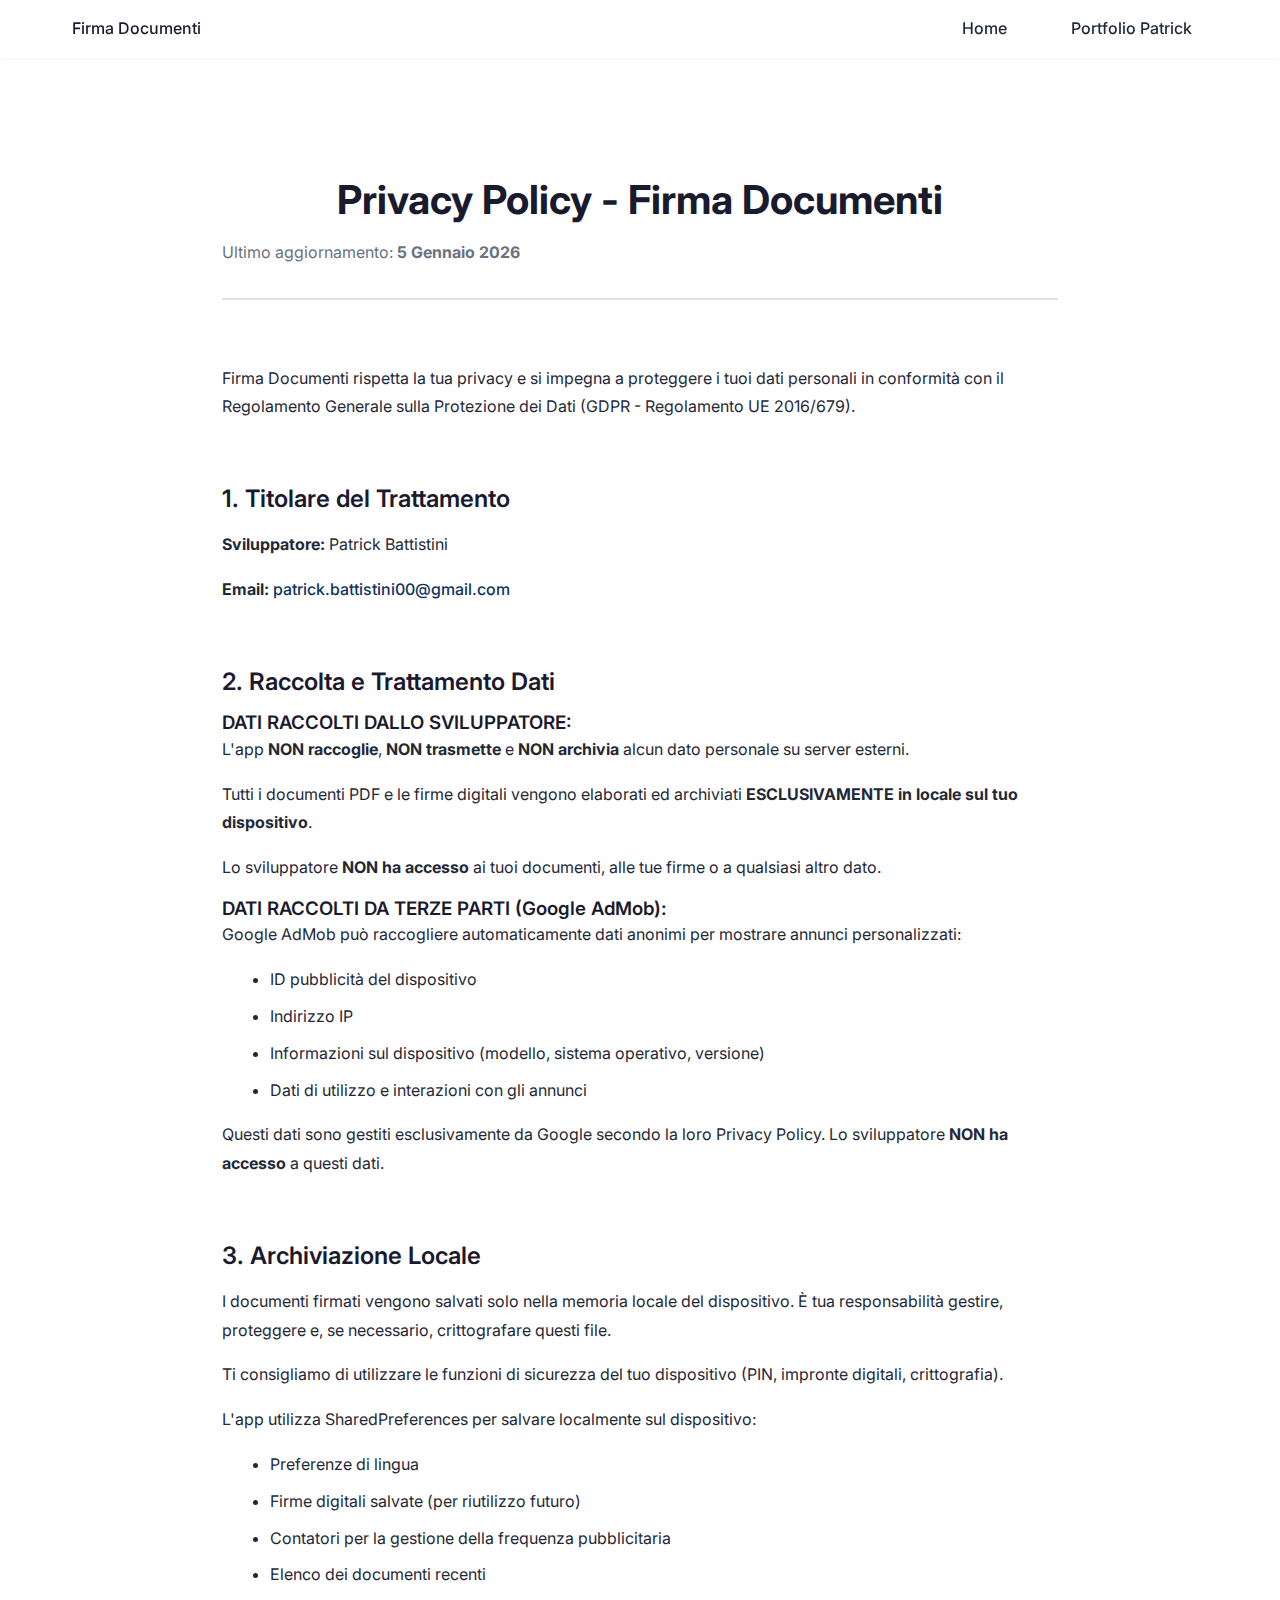
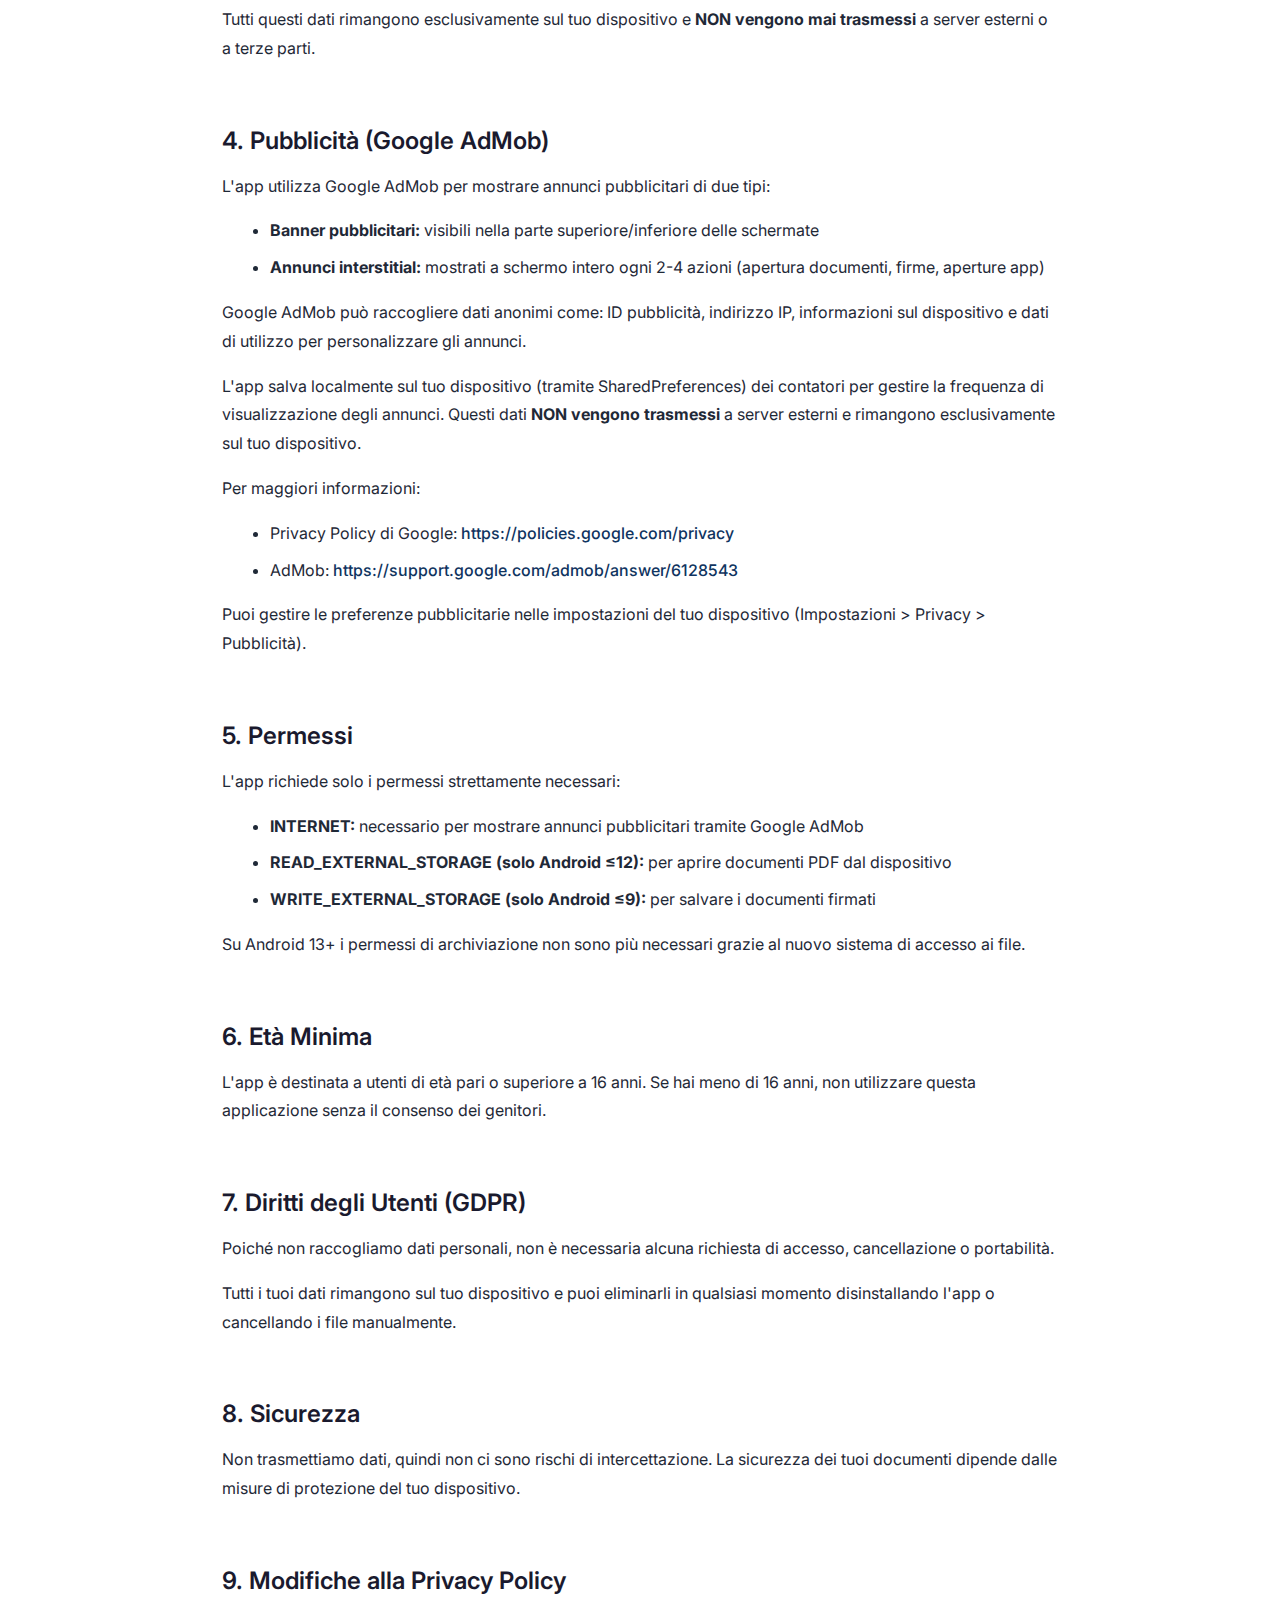
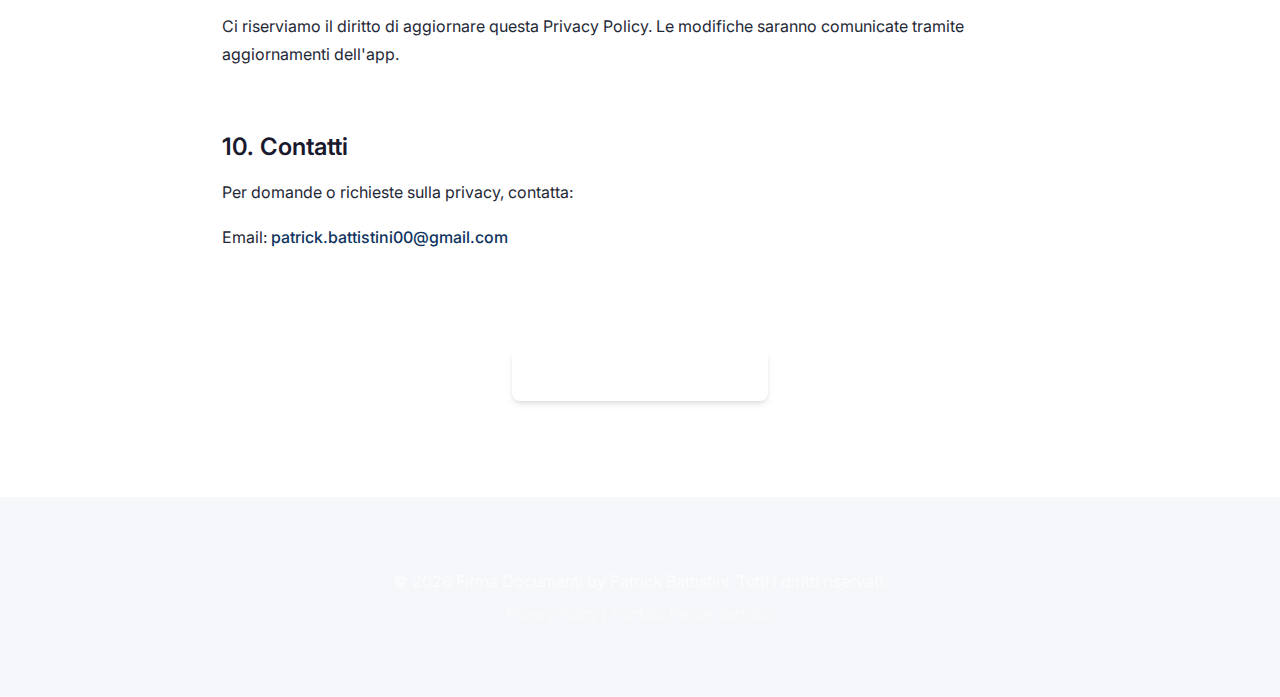
<file: firmadocumenti-privacy.html>
<!DOCTYPE html>
<html lang="it">
<head>
  <meta charset="UTF-8" />
  <meta name="viewport" content="width=device-width, initial-scale=1.0" />

  <!-- SEO Meta Tags -->
  <title>Privacy Policy | Firma Documenti</title>
  <meta name="description" content="Informativa sulla privacy dell'applicazione Firma Documenti per la firma digitale di documenti PDF." />
  <meta name="robots" content="noindex, follow" />

  <!-- Canonical URL -->
  <link rel="canonical" href="https://patrickbattistini.it/firmadocumenti-privacy.html" />

  <!-- Favicon -->
  <link rel="icon" type="image/png" sizes="32x32" href="assets/firmadocumenti.png">
  <link rel="icon" type="image/png" sizes="16x16" href="assets/firmadocumenti.png">
  <link rel="apple-touch-icon" sizes="180x180" href="assets/firmadocumenti.png">

  <link rel="stylesheet" href="style.css">
  <link rel="preconnect" href="https://fonts.googleapis.com">
  <link rel="preconnect" href="https://fonts.gstatic.com" crossorigin>
  <link href="https://fonts.googleapis.com/css2?family=Inter:wght@300;400;500;600;700&display=swap" rel="stylesheet">
</head>
<body>
  <!-- Navbar -->
  <nav class="navbar firmadocumenti-navbar" id="navbar" role="navigation" aria-label="Navigazione principale">
    <div class="nav-container">
      <a href="firmadocumenti.html" class="nav-logo" aria-label="Home - Firma Documenti">Firma Documenti</a>
      <ul class="nav-menu" id="nav-menu">
        <li class="nav-item"><a href="firmadocumenti.html" class="nav-link">Home</a></li>
        <li class="nav-item"><a href="index.html#home" class="nav-link">Portfolio Patrick</a></li>
      </ul>
      <button class="hamburger" id="hamburger" aria-label="Menu di navigazione" aria-expanded="false">
        <span></span>
        <span></span>
        <span></span>
      </button>
    </div>
  </nav>

  <!-- Privacy Policy Section -->
  <section class="privacy-section">
    <div class="container">
      <div class="privacy-content">
        <h1 class="section-title">Privacy Policy - Firma Documenti</h1>
        <p class="privacy-intro">Ultimo aggiornamento: <strong>5 Gennaio 2026</strong></p>

        <div class="privacy-block">
          <p>
            Firma Documenti rispetta la tua privacy e si impegna a proteggere i tuoi dati personali in conformità con il Regolamento Generale sulla Protezione dei Dati (GDPR - Regolamento UE 2016/679).
          </p>
        </div>

        <div class="privacy-block">
          <h2>1. Titolare del Trattamento</h2>
          <p><strong>Sviluppatore:</strong> Patrick Battistini</p>
          <p><strong>Email:</strong> <a href="mailto:patrick.battistini00@gmail.com">patrick.battistini00@gmail.com</a></p>
        </div>

        <div class="privacy-block">
          <h2>2. Raccolta e Trattamento Dati</h2>

          <h3>DATI RACCOLTI DALLO SVILUPPATORE:</h3>
          <p>
            L'app <strong>NON raccoglie</strong>, <strong>NON trasmette</strong> e <strong>NON archivia</strong> alcun dato personale su server esterni.
          </p>
          <p>
            Tutti i documenti PDF e le firme digitali vengono elaborati ed archiviati <strong>ESCLUSIVAMENTE in locale sul tuo dispositivo</strong>.
          </p>
          <p>
            Lo sviluppatore <strong>NON ha accesso</strong> ai tuoi documenti, alle tue firme o a qualsiasi altro dato.
          </p>

          <h3>DATI RACCOLTI DA TERZE PARTI (Google AdMob):</h3>
          <p>Google AdMob può raccogliere automaticamente dati anonimi per mostrare annunci personalizzati:</p>
          <ul>
            <li>ID pubblicità del dispositivo</li>
            <li>Indirizzo IP</li>
            <li>Informazioni sul dispositivo (modello, sistema operativo, versione)</li>
            <li>Dati di utilizzo e interazioni con gli annunci</li>
          </ul>
          <p>
            Questi dati sono gestiti esclusivamente da Google secondo la loro Privacy Policy.
            Lo sviluppatore <strong>NON ha accesso</strong> a questi dati.
          </p>
        </div>

        <div class="privacy-block">
          <h2>3. Archiviazione Locale</h2>
          <p>
            I documenti firmati vengono salvati solo nella memoria locale del dispositivo.
            È tua responsabilità gestire, proteggere e, se necessario, crittografare questi file.
          </p>
          <p>
            Ti consigliamo di utilizzare le funzioni di sicurezza del tuo dispositivo (PIN, impronte digitali, crittografia).
          </p>
          <p>L'app utilizza SharedPreferences per salvare localmente sul dispositivo:</p>
          <ul>
            <li>Preferenze di lingua</li>
            <li>Firme digitali salvate (per riutilizzo futuro)</li>
            <li>Contatori per la gestione della frequenza pubblicitaria</li>
            <li>Elenco dei documenti recenti</li>
          </ul>
          <p>
            Tutti questi dati rimangono esclusivamente sul tuo dispositivo e <strong>NON vengono mai trasmessi</strong> a server esterni o a terze parti.
          </p>
        </div>

        <div class="privacy-block">
          <h2>4. Pubblicità (Google AdMob)</h2>
          <p>L'app utilizza Google AdMob per mostrare annunci pubblicitari di due tipi:</p>
          <ul>
            <li><strong>Banner pubblicitari:</strong> visibili nella parte superiore/inferiore delle schermate</li>
            <li><strong>Annunci interstitial:</strong> mostrati a schermo intero ogni 2-4 azioni (apertura documenti, firme, aperture app)</li>
          </ul>
          <p>
            Google AdMob può raccogliere dati anonimi come: ID pubblicità, indirizzo IP, informazioni sul dispositivo e dati di utilizzo per personalizzare gli annunci.
          </p>
          <p>
            L'app salva localmente sul tuo dispositivo (tramite SharedPreferences) dei contatori per gestire la frequenza di visualizzazione degli annunci.
            Questi dati <strong>NON vengono trasmessi</strong> a server esterni e rimangono esclusivamente sul tuo dispositivo.
          </p>
          <p>Per maggiori informazioni:</p>
          <ul>
            <li>Privacy Policy di Google: <a href="https://policies.google.com/privacy" target="_blank" rel="noopener noreferrer">https://policies.google.com/privacy</a></li>
            <li>AdMob: <a href="https://support.google.com/admob/answer/6128543" target="_blank" rel="noopener noreferrer">https://support.google.com/admob/answer/6128543</a></li>
          </ul>
          <p>
            Puoi gestire le preferenze pubblicitarie nelle impostazioni del tuo dispositivo (Impostazioni > Privacy > Pubblicità).
          </p>
        </div>

        <div class="privacy-block">
          <h2>5. Permessi</h2>
          <p>L'app richiede solo i permessi strettamente necessari:</p>
          <ul>
            <li><strong>INTERNET:</strong> necessario per mostrare annunci pubblicitari tramite Google AdMob</li>
            <li><strong>READ_EXTERNAL_STORAGE (solo Android ≤12):</strong> per aprire documenti PDF dal dispositivo</li>
            <li><strong>WRITE_EXTERNAL_STORAGE (solo Android ≤9):</strong> per salvare i documenti firmati</li>
          </ul>
          <p>
            Su Android 13+ i permessi di archiviazione non sono più necessari grazie al nuovo sistema di accesso ai file.
          </p>
        </div>

        <div class="privacy-block">
          <h2>6. Età Minima</h2>
          <p>
            L'app è destinata a utenti di età pari o superiore a 16 anni.
            Se hai meno di 16 anni, non utilizzare questa applicazione senza il consenso dei genitori.
          </p>
        </div>

        <div class="privacy-block">
          <h2>7. Diritti degli Utenti (GDPR)</h2>
          <p>
            Poiché non raccogliamo dati personali, non è necessaria alcuna richiesta di accesso, cancellazione o portabilità.
          </p>
          <p>
            Tutti i tuoi dati rimangono sul tuo dispositivo e puoi eliminarli in qualsiasi momento disinstallando l'app o cancellando i file manualmente.
          </p>
        </div>

        <div class="privacy-block">
          <h2>8. Sicurezza</h2>
          <p>
            Non trasmettiamo dati, quindi non ci sono rischi di intercettazione.
            La sicurezza dei tuoi documenti dipende dalle misure di protezione del tuo dispositivo.
          </p>
        </div>

        <div class="privacy-block">
          <h2>9. Modifiche alla Privacy Policy</h2>
          <p>
            Ci riserviamo il diritto di aggiornare questa Privacy Policy.
            Le modifiche saranno comunicate tramite aggiornamenti dell'app.
          </p>
        </div>

        <div class="privacy-block">
          <h2>10. Contatti</h2>
          <p>Per domande o richieste sulla privacy, contatta:</p>
          <p>Email: <a href="mailto:patrick.battistini00@gmail.com">patrick.battistini00@gmail.com</a></p>
        </div>

        <div class="privacy-back-link">
          <a href="firmadocumenti.html" class="btn btn-primary firmadocumenti-btn">Torna a Firma Documenti</a>
        </div>
      </div>
    </div>
  </section>

  <!-- Footer -->
  <footer class="footer firmadocumenti-footer">
    <div class="container">
      <p>&copy; 2026 Firma Documenti by Patrick Battistini. Tutti i diritti riservati.</p>
      <p class="footer-privacy">
        <a href="firmadocumenti-privacy.html">Privacy Policy</a> |
        <a href="index.html#home">Portfolio Patrick Battistini</a>
      </p>
    </div>
  </footer>

  <script src="script.js"></script>
</body>
</html>
</file>
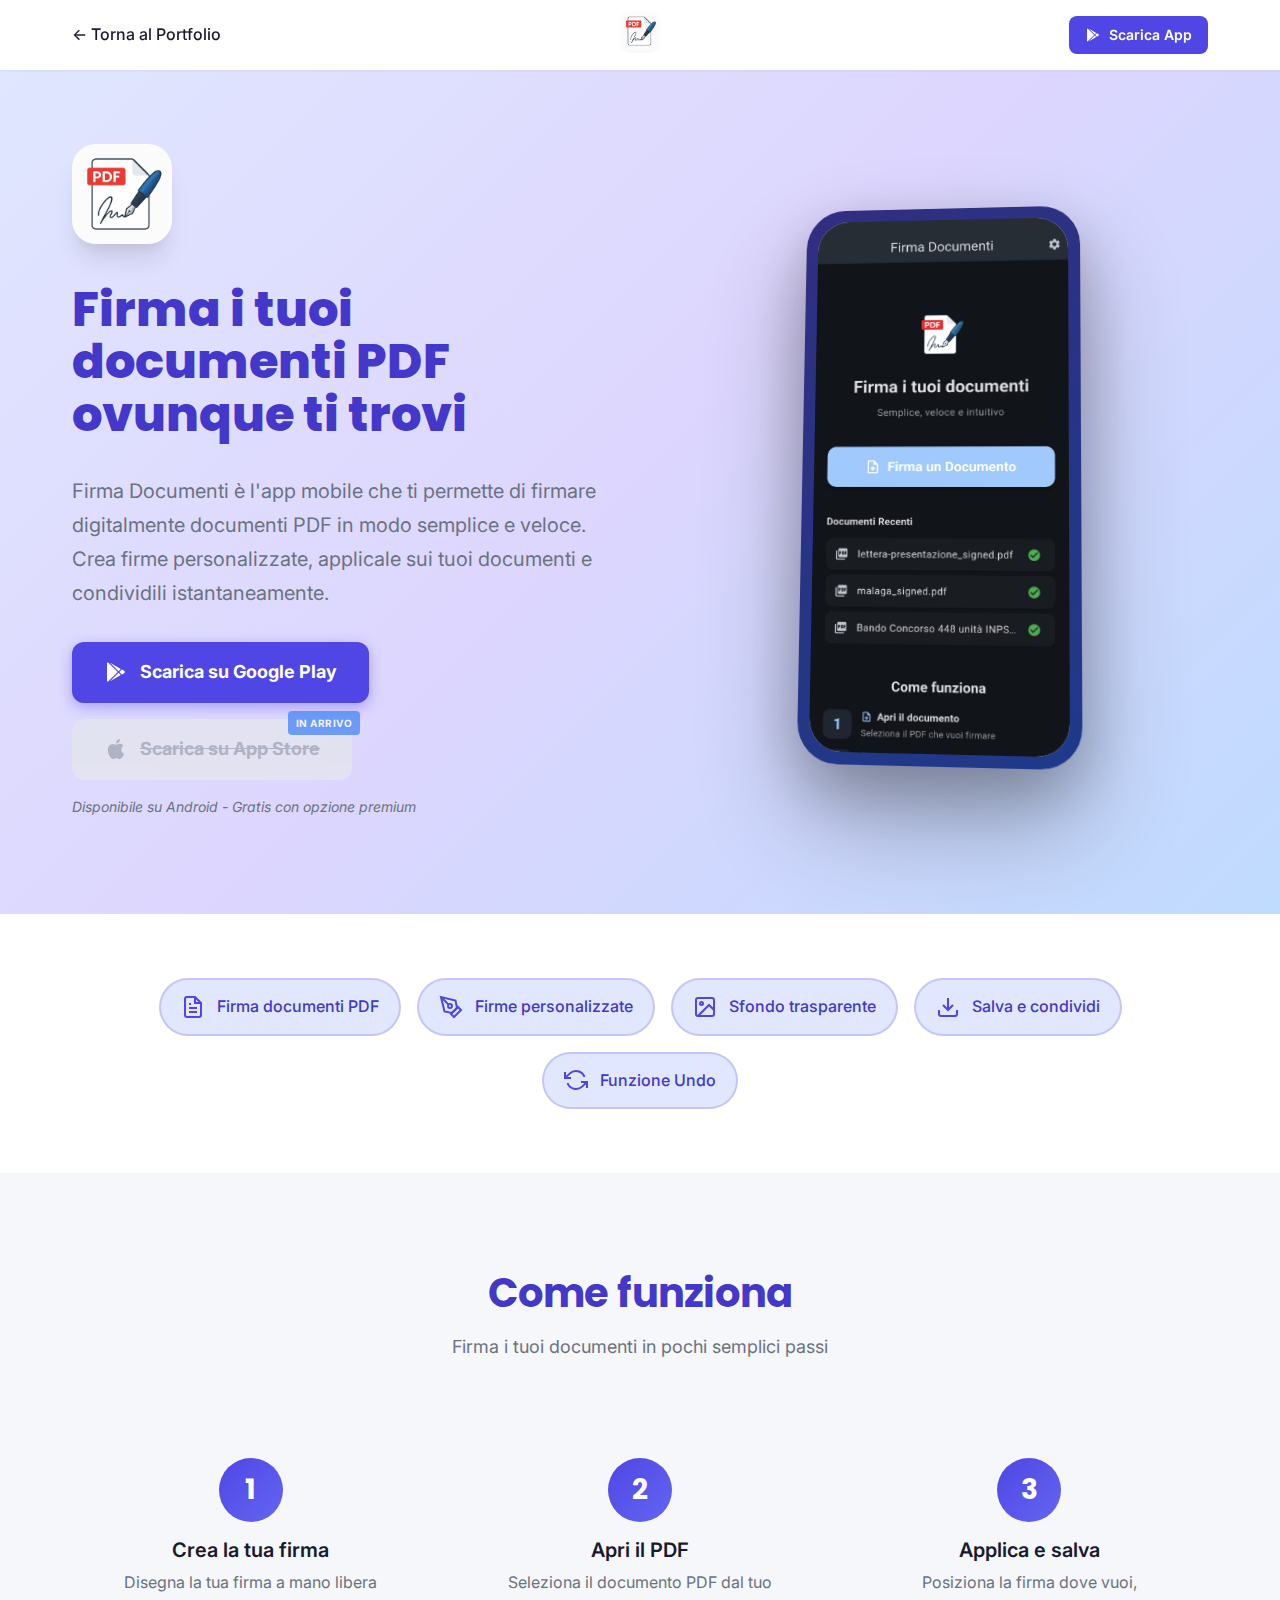
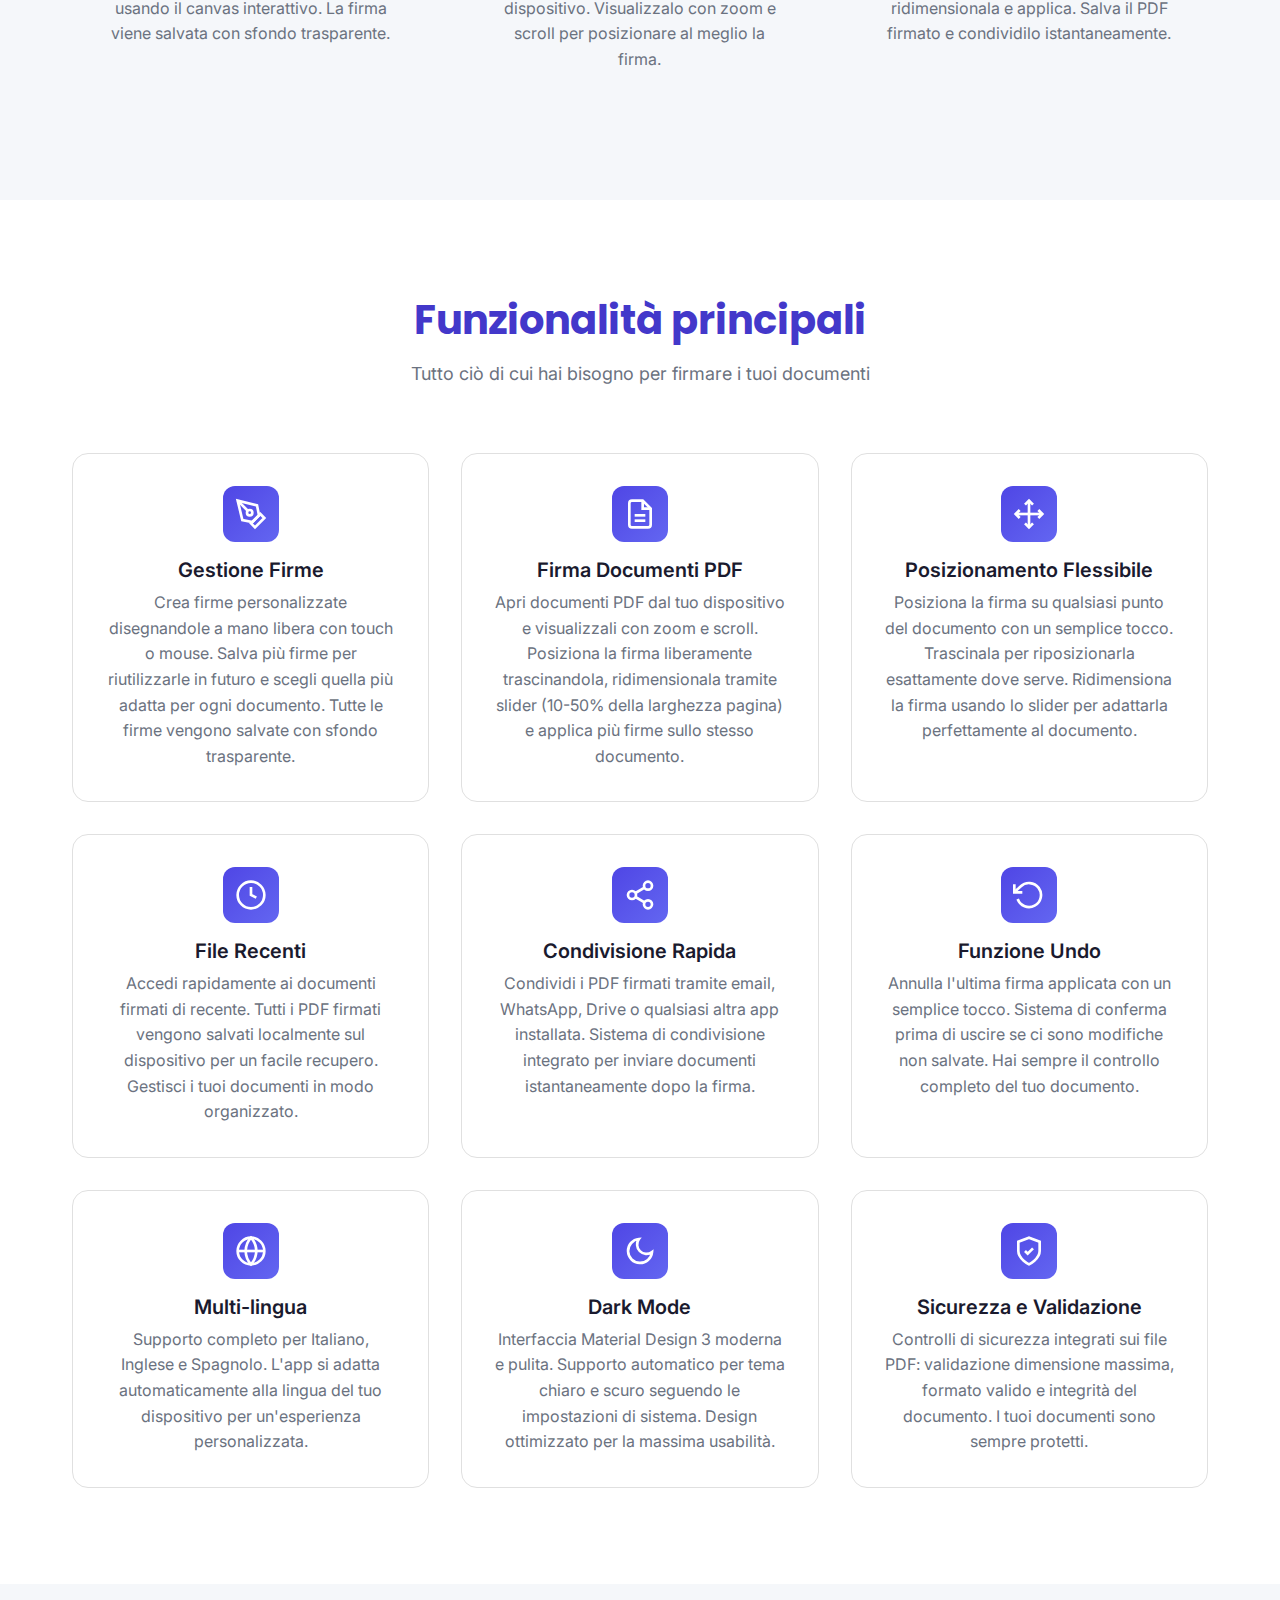
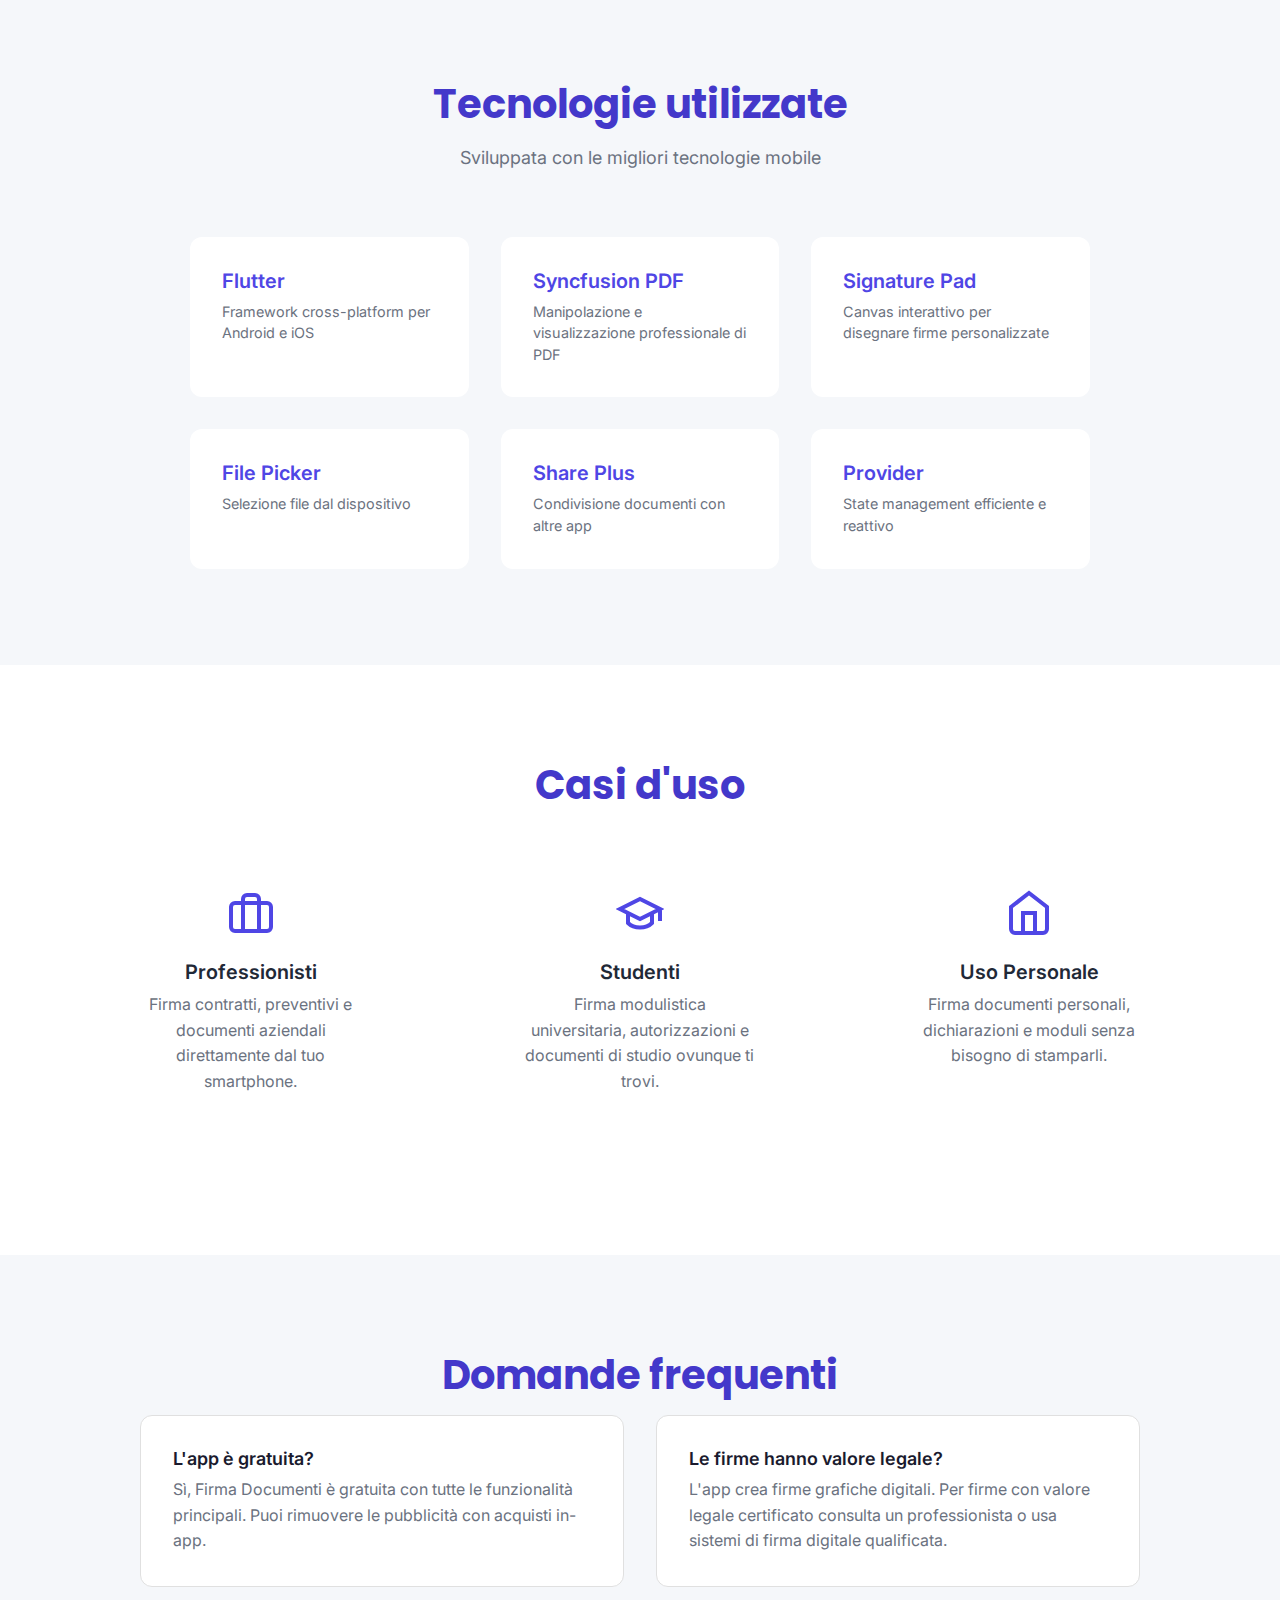
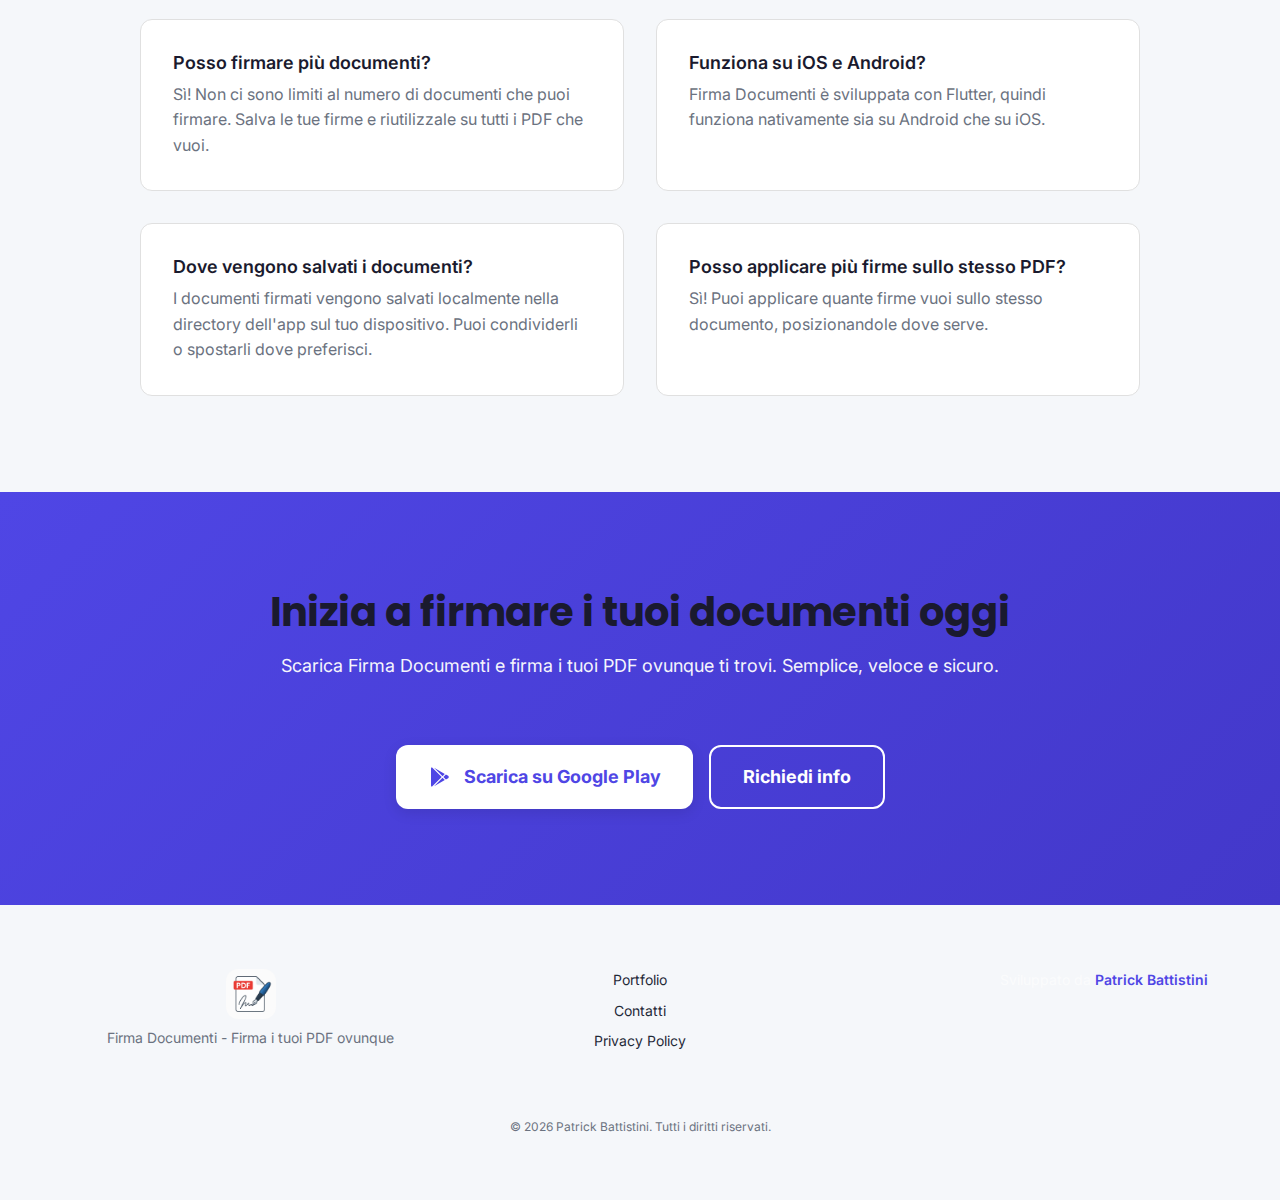
<file: firmadocumenti.html>
<!DOCTYPE html>
<html lang="it">
<head>
  <meta charset="UTF-8" />
  <meta name="viewport" content="width=device-width, initial-scale=1.0" />

  <!-- SEO Meta Tags -->
  <title>Firma Documenti | App per Firmare PDF - Android e iOS</title>
  <meta name="description" content="Firma Documenti è un'app mobile Flutter per firmare digitalmente documenti PDF. Crea firme personalizzate, applica su PDF e condividi in modo semplice e veloce." />
  <meta name="keywords" content="Firma Documenti, app firma PDF, firma digitale, firmare PDF, app Flutter, mobile signature, PDF signing app, firma elettronica, firma documenti mobile" />
  <meta name="author" content="Patrick Battistini" />
  <meta name="robots" content="index, follow" />
  <meta name="language" content="Italian" />

  <!-- Open Graph / Facebook -->
  <meta property="og:type" content="website" />
  <meta property="og:url" content="https://patrickbattistini.it/firmadocumenti.html" />
  <meta property="og:title" content="Firma Documenti | App per Firmare PDF" />
  <meta property="og:description" content="App mobile per firmare digitalmente documenti PDF in modo semplice e veloce." />
  <meta property="og:image" content="https://patrickbattistini.it/assets/firmadocumenti.png" />
  <meta property="og:locale" content="it_IT" />

  <!-- Twitter Card -->
  <meta name="twitter:card" content="summary_large_image" />
  <meta name="twitter:url" content="https://patrickbattistini.it/firmadocumenti.html" />
  <meta name="twitter:title" content="Firma Documenti | App Firma PDF" />
  <meta name="twitter:description" content="App mobile per firmare documenti PDF digitalmente." />
  <meta name="twitter:image" content="https://patrickbattistini.it/assets/firmadocumenti.png" />

  <!-- Canonical URL -->
  <link rel="canonical" href="https://patrickbattistini.it/firmadocumenti.html" />

  <!-- Favicon -->
  <link rel="icon" type="image/png" sizes="32x32" href="assets/firmadocumenti.png">
  <link rel="apple-touch-icon" sizes="180x180" href="assets/firmadocumenti.png">

  <link rel="stylesheet" href="style.css">
  <link rel="preconnect" href="https://fonts.googleapis.com">
  <link rel="preconnect" href="https://fonts.gstatic.com" crossorigin>
  <link href="https://fonts.googleapis.com/css2?family=Inter:wght@300;400;500;600;700&family=Poppins:wght@600;700;800&display=swap" rel="stylesheet">
</head>
<body class="firmadocumenti-page">
  <!-- Navbar -->
  <nav class="navbar firmadocumenti-navbar" id="navbar">
    <div class="nav-container">
      <a href="index.html" class="nav-logo">← Torna al Portfolio</a>
      <div class="nav-center-logo">
        <img src="assets/firmadocumenti.png" alt="Firma Documenti Logo" class="nav-app-logo">
      </div>
      <a href="https://play.google.com/store/apps/details?id=com.firmadocumenti.app" target="_blank" rel="noopener noreferrer" class="btn btn-firmadocumenti-nav">
        <svg xmlns="http://www.w3.org/2000/svg" width="16" height="16" viewBox="0 0 24 24" fill="currentColor">
          <path d="M3,20.5V3.5C3,2.91 3.34,2.39 3.84,2.15L13.69,12L3.84,21.85C3.34,21.6 3,21.09 3,20.5M16.81,15.12L6.05,21.34L14.54,12.85L16.81,15.12M20.16,10.81C20.5,11.08 20.75,11.5 20.75,12C20.75,12.5 20.53,12.9 20.18,13.18L17.89,14.5L15.39,12L17.89,9.5L20.16,10.81M6.05,2.66L16.81,8.88L14.54,11.15L6.05,2.66Z"/>
        </svg>
        Scarica App
      </a>
    </div>
  </nav>

  <!-- Hero Section -->
  <section class="firmadocumenti-hero">
    <div class="firmadocumenti-hero-bg"></div>
    <div class="container">
      <div class="firmadocumenti-hero-content">
        <div class="firmadocumenti-hero-text">
          <div class="firmadocumenti-logo-wrapper">
            <img src="assets/firmadocumenti.png" alt="Logo Firma Documenti" class="firmadocumenti-hero-logo">
          </div>
          <h1 class="firmadocumenti-title">Firma i tuoi documenti PDF ovunque ti trovi</h1>
          <p class="firmadocumenti-subtitle">
            Firma Documenti è l'app mobile che ti permette di firmare digitalmente documenti PDF in modo semplice e veloce.
            Crea firme personalizzate, applicale sui tuoi documenti e condividili istantaneamente.
          </p>
          <div class="firmadocumenti-cta-buttons">
            <a href="https://play.google.com/store/apps/details?id=com.firmadocumenti.app" target="_blank" rel="noopener noreferrer" class="btn btn-firmadocumenti-primary">
              <svg xmlns="http://www.w3.org/2000/svg" width="24" height="24" viewBox="0 0 24 24" fill="currentColor">
                <path d="M3,20.5V3.5C3,2.91 3.34,2.39 3.84,2.15L13.69,12L3.84,21.85C3.34,21.6 3,21.09 3,20.5M16.81,15.12L6.05,21.34L14.54,12.85L16.81,15.12M20.16,10.81C20.5,11.08 20.75,11.5 20.75,12C20.75,12.5 20.53,12.9 20.18,13.18L17.89,14.5L15.39,12L17.89,9.5L20.16,10.81M6.05,2.66L16.81,8.88L14.54,11.15L6.05,2.66Z"/>
              </svg>
              Scarica su Google Play
            </a>
            <span class="btn btn-firmadocumenti-disabled">
              <svg xmlns="http://www.w3.org/2000/svg" width="24" height="24" viewBox="0 0 24 24" fill="currentColor">
                <path d="M18.71,19.5C17.88,20.74 17,21.95 15.66,21.97C14.32,22 13.89,21.18 12.37,21.18C10.84,21.18 10.37,21.95 9.1,22C7.79,22.05 6.8,20.68 5.96,19.47C4.25,17 2.94,12.45 4.7,9.39C5.57,7.87 7.13,6.91 8.82,6.88C10.1,6.86 11.32,7.75 12.11,7.75C12.89,7.75 14.37,6.68 15.92,6.84C16.57,6.87 18.39,7.1 19.56,8.82C19.47,8.88 17.39,10.1 17.41,12.63C17.44,15.65 20.06,16.66 20.09,16.67C20.06,16.74 19.67,18.11 18.71,19.5M13,3.5C13.73,2.67 14.94,2.04 15.94,2C16.07,3.17 15.6,4.35 14.9,5.19C14.21,6.04 13.07,6.7 11.95,6.61C11.8,5.46 12.36,4.26 13,3.5Z"/>
              </svg>
              <span class="btn-text-strikethrough">Scarica su App Store</span>
              <span class="btn-coming-soon firmadocumenti-badge">in arrivo</span>
            </span>
          </div>
          <p class="firmadocumenti-cta-note">Disponibile su Android - Gratis con opzione premium</p>
        </div>
        <div class="firmadocumenti-hero-mockup">
          <div class="phone-mockup firmadocumenti-phone">
            <div class="phone-screen">
              <img src="assets/screen_firmadocumenti.jpeg" alt="Screenshot Firma Documenti" onerror="this.style.display='none'">
              <div class="phone-placeholder">
                <svg xmlns="http://www.w3.org/2000/svg" width="64" height="64" viewBox="0 0 24 24" fill="none" stroke="currentColor" stroke-width="1.5">
                  <rect x="5" y="2" width="14" height="20" rx="2" ry="2"></rect>
                  <line x1="12" y1="18" x2="12.01" y2="18"></line>
                </svg>
                <span>Screenshot App</span>
              </div>
            </div>
          </div>
        </div>
      </div>
    </div>
  </section>

  <!-- Benefits Pills -->
  <section class="firmadocumenti-benefits">
    <div class="container">
      <div class="benefits-grid">
        <div class="benefit-pill firmadocumenti-pill">
          <svg xmlns="http://www.w3.org/2000/svg" width="24" height="24" viewBox="0 0 24 24" fill="none" stroke="currentColor" stroke-width="2">
            <path d="M14 2H6a2 2 0 0 0-2 2v16a2 2 0 0 0 2 2h12a2 2 0 0 0 2-2V8z"></path>
            <polyline points="14 2 14 8 20 8"></polyline>
            <line x1="16" y1="13" x2="8" y2="13"></line>
            <line x1="16" y1="17" x2="8" y2="17"></line>
            <polyline points="10 9 9 9 8 9"></polyline>
          </svg>
          <span>Firma documenti PDF</span>
        </div>
        <div class="benefit-pill firmadocumenti-pill">
          <svg xmlns="http://www.w3.org/2000/svg" width="24" height="24" viewBox="0 0 24 24" fill="none" stroke="currentColor" stroke-width="2">
            <path d="M12 19l7-7 3 3-7 7-3-3z"></path>
            <path d="M18 13l-1.5-7.5L2 2l3.5 14.5L13 18l5-5z"></path>
            <path d="M2 2l7.586 7.586"></path>
            <circle cx="11" cy="11" r="2"></circle>
          </svg>
          <span>Firme personalizzate</span>
        </div>
        <div class="benefit-pill firmadocumenti-pill">
          <svg xmlns="http://www.w3.org/2000/svg" width="24" height="24" viewBox="0 0 24 24" fill="none" stroke="currentColor" stroke-width="2">
            <rect x="3" y="3" width="18" height="18" rx="2" ry="2"></rect>
            <circle cx="8.5" cy="8.5" r="1.5"></circle>
            <polyline points="21 15 16 10 5 21"></polyline>
          </svg>
          <span>Sfondo trasparente</span>
        </div>
        <div class="benefit-pill firmadocumenti-pill">
          <svg xmlns="http://www.w3.org/2000/svg" width="24" height="24" viewBox="0 0 24 24" fill="none" stroke="currentColor" stroke-width="2">
            <path d="M21 15v4a2 2 0 0 1-2 2H5a2 2 0 0 1-2-2v-4"></path>
            <polyline points="7 10 12 15 17 10"></polyline>
            <line x1="12" y1="15" x2="12" y2="3"></line>
          </svg>
          <span>Salva e condividi</span>
        </div>
        <div class="benefit-pill firmadocumenti-pill">
          <svg xmlns="http://www.w3.org/2000/svg" width="24" height="24" viewBox="0 0 24 24" fill="none" stroke="currentColor" stroke-width="2">
            <polyline points="1 4 1 10 7 10"></polyline>
            <polyline points="23 20 23 14 17 14"></polyline>
            <path d="M20.49 9A9 9 0 0 0 5.64 5.64L1 10m22 4l-4.64 4.36A9 9 0 0 1 3.51 15"></path>
          </svg>
          <span>Funzione Undo</span>
        </div>
      </div>
    </div>
  </section>

  <!-- How it Works -->
  <section class="firmadocumenti-how">
    <div class="container">
      <h2 class="firmadocumenti-section-title">Come funziona</h2>
      <p class="firmadocumenti-section-subtitle">Firma i tuoi documenti in pochi semplici passi</p>

      <div class="steps-grid">
        <div class="step-card firmadocumenti-step">
          <div class="step-number firmadocumenti-step-number">1</div>
          <h3>Crea la tua firma</h3>
          <p>Disegna la tua firma a mano libera usando il canvas interattivo. La firma viene salvata con sfondo trasparente.</p>
        </div>
        <div class="step-card firmadocumenti-step">
          <div class="step-number firmadocumenti-step-number">2</div>
          <h3>Apri il PDF</h3>
          <p>Seleziona il documento PDF dal tuo dispositivo. Visualizzalo con zoom e scroll per posizionare al meglio la firma.</p>
        </div>
        <div class="step-card firmadocumenti-step">
          <div class="step-number firmadocumenti-step-number">3</div>
          <h3>Applica e salva</h3>
          <p>Posiziona la firma dove vuoi, ridimensionala e applica. Salva il PDF firmato e condividilo istantaneamente.</p>
        </div>
      </div>
    </div>
  </section>

  <!-- Features Section -->
  <section class="firmadocumenti-features">
    <div class="container">
      <h2 class="firmadocumenti-section-title">Funzionalità principali</h2>
      <p class="firmadocumenti-section-subtitle">Tutto ciò di cui hai bisogno per firmare i tuoi documenti</p>

      <div class="features-grid firmadocumenti-features-grid">
        <!-- Feature 1 - Gestione Firme -->
        <div class="feature-card firmadocumenti-feature">
          <div class="feature-icon firmadocumenti-icon">
            <svg xmlns="http://www.w3.org/2000/svg" width="32" height="32" viewBox="0 0 24 24" fill="none" stroke="currentColor" stroke-width="2">
              <path d="M12 19l7-7 3 3-7 7-3-3z"></path>
              <path d="M18 13l-1.5-7.5L2 2l3.5 14.5L13 18l5-5z"></path>
              <path d="M2 2l7.586 7.586"></path>
              <circle cx="11" cy="11" r="2"></circle>
            </svg>
          </div>
          <h3>Gestione Firme</h3>
          <p>Crea firme personalizzate disegnandole a mano libera con touch o mouse. Salva più firme per riutilizzarle in futuro e scegli quella più adatta per ogni documento. Tutte le firme vengono salvate con sfondo trasparente.</p>
        </div>

        <!-- Feature 2 - Firma PDF -->
        <div class="feature-card firmadocumenti-feature">
          <div class="feature-icon firmadocumenti-icon">
            <svg xmlns="http://www.w3.org/2000/svg" width="32" height="32" viewBox="0 0 24 24" fill="none" stroke="currentColor" stroke-width="2">
              <path d="M14 2H6a2 2 0 0 0-2 2v16a2 2 0 0 0 2 2h12a2 2 0 0 0 2-2V8z"></path>
              <polyline points="14 2 14 8 20 8"></polyline>
              <line x1="16" y1="13" x2="8" y2="13"></line>
              <line x1="16" y1="17" x2="8" y2="17"></line>
            </svg>
          </div>
          <h3>Firma Documenti PDF</h3>
          <p>Apri documenti PDF dal tuo dispositivo e visualizzali con zoom e scroll. Posiziona la firma liberamente trascinandola, ridimensionala tramite slider (10-50% della larghezza pagina) e applica più firme sullo stesso documento.</p>
        </div>

        <!-- Feature 3 - Posizionamento -->
        <div class="feature-card firmadocumenti-feature">
          <div class="feature-icon firmadocumenti-icon">
            <svg xmlns="http://www.w3.org/2000/svg" width="32" height="32" viewBox="0 0 24 24" fill="none" stroke="currentColor" stroke-width="2">
              <polyline points="5 9 2 12 5 15"></polyline>
              <polyline points="9 5 12 2 15 5"></polyline>
              <polyline points="15 19 12 22 9 19"></polyline>
              <polyline points="19 9 22 12 19 15"></polyline>
              <line x1="2" y1="12" x2="22" y2="12"></line>
              <line x1="12" y1="2" x2="12" y2="22"></line>
            </svg>
          </div>
          <h3>Posizionamento Flessibile</h3>
          <p>Posiziona la firma su qualsiasi punto del documento con un semplice tocco. Trascinala per riposizionarla esattamente dove serve. Ridimensiona la firma usando lo slider per adattarla perfettamente al documento.</p>
        </div>

        <!-- Feature 4 - File Recenti -->
        <div class="feature-card firmadocumenti-feature">
          <div class="feature-icon firmadocumenti-icon">
            <svg xmlns="http://www.w3.org/2000/svg" width="32" height="32" viewBox="0 0 24 24" fill="none" stroke="currentColor" stroke-width="2">
              <circle cx="12" cy="12" r="10"></circle>
              <polyline points="12 6 12 12 16 14"></polyline>
            </svg>
          </div>
          <h3>File Recenti</h3>
          <p>Accedi rapidamente ai documenti firmati di recente. Tutti i PDF firmati vengono salvati localmente sul dispositivo per un facile recupero. Gestisci i tuoi documenti in modo organizzato.</p>
        </div>

        <!-- Feature 5 - Condivisione -->
        <div class="feature-card firmadocumenti-feature">
          <div class="feature-icon firmadocumenti-icon">
            <svg xmlns="http://www.w3.org/2000/svg" width="32" height="32" viewBox="0 0 24 24" fill="none" stroke="currentColor" stroke-width="2">
              <circle cx="18" cy="5" r="3"></circle>
              <circle cx="6" cy="12" r="3"></circle>
              <circle cx="18" cy="19" r="3"></circle>
              <line x1="8.59" y1="13.51" x2="15.42" y2="17.49"></line>
              <line x1="15.41" y1="6.51" x2="8.59" y2="10.49"></line>
            </svg>
          </div>
          <h3>Condivisione Rapida</h3>
          <p>Condividi i PDF firmati tramite email, WhatsApp, Drive o qualsiasi altra app installata. Sistema di condivisione integrato per inviare documenti istantaneamente dopo la firma.</p>
        </div>

        <!-- Feature 6 - Undo -->
        <div class="feature-card firmadocumenti-feature">
          <div class="feature-icon firmadocumenti-icon">
            <svg xmlns="http://www.w3.org/2000/svg" width="32" height="32" viewBox="0 0 24 24" fill="none" stroke="currentColor" stroke-width="2">
              <polyline points="1 4 1 10 7 10"></polyline>
              <path d="M3.51 15a9 9 0 1 0 2.13-9.36L1 10"></path>
            </svg>
          </div>
          <h3>Funzione Undo</h3>
          <p>Annulla l'ultima firma applicata con un semplice tocco. Sistema di conferma prima di uscire se ci sono modifiche non salvate. Hai sempre il controllo completo del tuo documento.</p>
        </div>

        <!-- Feature 7 - Multi-lingua -->
        <div class="feature-card firmadocumenti-feature">
          <div class="feature-icon firmadocumenti-icon">
            <svg xmlns="http://www.w3.org/2000/svg" width="32" height="32" viewBox="0 0 24 24" fill="none" stroke="currentColor" stroke-width="2">
              <circle cx="12" cy="12" r="10"></circle>
              <line x1="2" y1="12" x2="22" y2="12"></line>
              <path d="M12 2a15.3 15.3 0 0 1 4 10 15.3 15.3 0 0 1-4 10 15.3 15.3 0 0 1-4-10 15.3 15.3 0 0 1 4-10z"></path>
            </svg>
          </div>
          <h3>Multi-lingua</h3>
          <p>Supporto completo per Italiano, Inglese e Spagnolo. L'app si adatta automaticamente alla lingua del tuo dispositivo per un'esperienza personalizzata.</p>
        </div>

        <!-- Feature 8 - UI Moderna -->
        <div class="feature-card firmadocumenti-feature">
          <div class="feature-icon firmadocumenti-icon">
            <svg xmlns="http://www.w3.org/2000/svg" width="32" height="32" viewBox="0 0 24 24" fill="none" stroke="currentColor" stroke-width="2">
              <path d="M21 12.79A9 9 0 1 1 11.21 3 7 7 0 0 0 21 12.79z"></path>
            </svg>
          </div>
          <h3>Dark Mode</h3>
          <p>Interfaccia Material Design 3 moderna e pulita. Supporto automatico per tema chiaro e scuro seguendo le impostazioni di sistema. Design ottimizzato per la massima usabilità.</p>
        </div>

        <!-- Feature 9 - Validazione -->
        <div class="feature-card firmadocumenti-feature">
          <div class="feature-icon firmadocumenti-icon">
            <svg xmlns="http://www.w3.org/2000/svg" width="32" height="32" viewBox="0 0 24 24" fill="none" stroke="currentColor" stroke-width="2">
              <path d="M12 22s8-4 8-10V5l-8-3-8 3v7c0 6 8 10 8 10z"></path>
              <polyline points="9 12 11 14 15 10"></polyline>
            </svg>
          </div>
          <h3>Sicurezza e Validazione</h3>
          <p>Controlli di sicurezza integrati sui file PDF: validazione dimensione massima, formato valido e integrità del documento. I tuoi documenti sono sempre protetti.</p>
        </div>
      </div>
    </div>
  </section>

  <!-- Tech Stack -->
  <section class="firmadocumenti-tech">
    <div class="container">
      <h2 class="firmadocumenti-section-title">Tecnologie utilizzate</h2>
      <p class="firmadocumenti-section-subtitle">Sviluppata con le migliori tecnologie mobile</p>

      <div class="tech-grid">
        <div class="tech-item firmadocumenti-tech-item">
          <h3>Flutter</h3>
          <p>Framework cross-platform per Android e iOS</p>
        </div>
        <div class="tech-item firmadocumenti-tech-item">
          <h3>Syncfusion PDF</h3>
          <p>Manipolazione e visualizzazione professionale di PDF</p>
        </div>
        <div class="tech-item firmadocumenti-tech-item">
          <h3>Signature Pad</h3>
          <p>Canvas interattivo per disegnare firme personalizzate</p>
        </div>
        <div class="tech-item firmadocumenti-tech-item">
          <h3>File Picker</h3>
          <p>Selezione file dal dispositivo</p>
        </div>
        <div class="tech-item firmadocumenti-tech-item">
          <h3>Share Plus</h3>
          <p>Condivisione documenti con altre app</p>
        </div>
        <div class="tech-item firmadocumenti-tech-item">
          <h3>Provider</h3>
          <p>State management efficiente e reattivo</p>
        </div>
      </div>
    </div>
  </section>

  <!-- Use Cases -->
  <section class="firmadocumenti-usecases">
    <div class="container">
      <h2 class="firmadocumenti-section-title">Casi d'uso</h2>
      <div class="usecases-grid">
        <div class="usecase-item firmadocumenti-usecase">
          <svg xmlns="http://www.w3.org/2000/svg" width="48" height="48" viewBox="0 0 24 24" fill="none" stroke="currentColor" stroke-width="2">
            <rect x="2" y="7" width="20" height="14" rx="2" ry="2"></rect>
            <path d="M16 21V5a2 2 0 0 0-2-2h-4a2 2 0 0 0-2 2v16"></path>
          </svg>
          <h3>Professionisti</h3>
          <p>Firma contratti, preventivi e documenti aziendali direttamente dal tuo smartphone.</p>
        </div>
        <div class="usecase-item firmadocumenti-usecase">
          <svg xmlns="http://www.w3.org/2000/svg" width="48" height="48" viewBox="0 0 24 24" fill="none" stroke="currentColor" stroke-width="2">
            <path d="M22 10v6M2 10l10-5 10 5-10 5z"></path>
            <path d="M6 12v5c3 3 9 3 12 0v-5"></path>
          </svg>
          <h3>Studenti</h3>
          <p>Firma modulistica universitaria, autorizzazioni e documenti di studio ovunque ti trovi.</p>
        </div>
        <div class="usecase-item firmadocumenti-usecase">
          <svg xmlns="http://www.w3.org/2000/svg" width="48" height="48" viewBox="0 0 24 24" fill="none" stroke="currentColor" stroke-width="2">
            <path d="M3 9l9-7 9 7v11a2 2 0 0 1-2 2H5a2 2 0 0 1-2-2z"></path>
            <polyline points="9 22 9 12 15 12 15 22"></polyline>
          </svg>
          <h3>Uso Personale</h3>
          <p>Firma documenti personali, dichiarazioni e moduli senza bisogno di stamparli.</p>
        </div>
      </div>
    </div>
  </section>

  <!-- FAQ -->
  <section class="firmadocumenti-faq">
    <div class="container">
      <h2 class="firmadocumenti-section-title">Domande frequenti</h2>

      <div class="faq-grid">
        <div class="faq-item firmadocumenti-faq-item">
          <h3>L'app è gratuita?</h3>
          <p>Sì, Firma Documenti è gratuita con tutte le funzionalità principali. Puoi rimuovere le pubblicità con acquisti in-app.</p>
        </div>
        <div class="faq-item firmadocumenti-faq-item">
          <h3>Le firme hanno valore legale?</h3>
          <p>L'app crea firme grafiche digitali. Per firme con valore legale certificato consulta un professionista o usa sistemi di firma digitale qualificata.</p>
        </div>
        <div class="faq-item firmadocumenti-faq-item">
          <h3>Posso firmare più documenti?</h3>
          <p>Sì! Non ci sono limiti al numero di documenti che puoi firmare. Salva le tue firme e riutilizzale su tutti i PDF che vuoi.</p>
        </div>
        <div class="faq-item firmadocumenti-faq-item">
          <h3>Funziona su iOS e Android?</h3>
          <p>Firma Documenti è sviluppata con Flutter, quindi funziona nativamente sia su Android che su iOS.</p>
        </div>
        <div class="faq-item firmadocumenti-faq-item">
          <h3>Dove vengono salvati i documenti?</h3>
          <p>I documenti firmati vengono salvati localmente nella directory dell'app sul tuo dispositivo. Puoi condividerli o spostarli dove preferisci.</p>
        </div>
        <div class="faq-item firmadocumenti-faq-item">
          <h3>Posso applicare più firme sullo stesso PDF?</h3>
          <p>Sì! Puoi applicare quante firme vuoi sullo stesso documento, posizionandole dove serve.</p>
        </div>
      </div>
    </div>
  </section>

  <!-- Final CTA -->
  <section class="firmadocumenti-final-cta">
    <div class="container">
      <h2>Inizia a firmare i tuoi documenti oggi</h2>
      <p>Scarica Firma Documenti e firma i tuoi PDF ovunque ti trovi. Semplice, veloce e sicuro.</p>
      <div class="final-cta-buttons">
        <a href="https://play.google.com/store/apps/details?id=com.firmadocumenti.app" target="_blank" rel="noopener noreferrer" class="btn btn-firmadocumenti-primary-cta">
          <svg xmlns="http://www.w3.org/2000/svg" width="24" height="24" viewBox="0 0 24 24" fill="currentColor">
            <path d="M3,20.5V3.5C3,2.91 3.34,2.39 3.84,2.15L13.69,12L3.84,21.85C3.34,21.6 3,21.09 3,20.5M16.81,15.12L6.05,21.34L14.54,12.85L16.81,15.12M20.16,10.81C20.5,11.08 20.75,11.5 20.75,12C20.75,12.5 20.53,12.9 20.18,13.18L17.89,14.5L15.39,12L17.89,9.5L20.16,10.81M6.05,2.66L16.81,8.88L14.54,11.15L6.05,2.66Z"/>
          </svg>
          Scarica su Google Play
        </a>
        <a href="mailto:patrick.battistini00@gmail.com?subject=Info%20Firma%20Documenti" class="btn btn-firmadocumenti-secondary-cta">
          Richiedi info
        </a>
      </div>
    </div>
  </section>

  <!-- Footer -->
  <footer class="firmadocumenti-footer">
    <div class="container">
      <div class="footer-content">
        <div class="footer-brand">
          <img src="assets/firmadocumenti.png" alt="Firma Documenti" class="footer-logo">
          <p>Firma Documenti - Firma i tuoi PDF ovunque</p>
        </div>
        <div class="footer-links">
          <a href="index.html">Portfolio</a>
          <a href="mailto:patrick.battistini00@gmail.com">Contatti</a>
          <a href="firmadocumenti-privacy.html">Privacy Policy</a>
        </div>
        <div class="footer-developer">
          <p>Sviluppato da <a href="index.html">Patrick Battistini</a></p>
        </div>
      </div>
      <p class="footer-copyright">&copy; 2026 Patrick Battistini. Tutti i diritti riservati.</p>
    </div>
  </footer>

  <!-- Schema.org JSON-LD - SoftwareApplication -->
  <script type="application/ld+json">
  {
    "@context": "https://schema.org",
    "@type": "SoftwareApplication",
    "name": "Firma Documenti",
    "applicationCategory": "BusinessApplication",
    "operatingSystem": "Android, iOS",
    "description": "App mobile Flutter per firmare digitalmente documenti PDF. Crea firme personalizzate a mano libera, applicale sui tuoi PDF, ridimensiona e posiziona ovunque. Salva e condividi istantaneamente.",
    "url": "https://patrickbattistini.it/firmadocumenti.html",
    "image": "https://patrickbattistini.it/assets/firmadocumenti.png",
    "author": {
      "@type": "Person",
      "name": "Patrick Battistini",
      "url": "https://patrickbattistini.it/"
    },
    "offers": {
      "@type": "Offer",
      "price": "0",
      "priceCurrency": "EUR",
      "availability": "https://schema.org/InStock"
    },
    "downloadUrl": "https://play.google.com/store/apps/details?id=com.firmadocumenti.app",
    "featureList": [
      "Creazione firme personalizzate a mano libera",
      "Salvataggio firme con sfondo trasparente",
      "Apertura e visualizzazione PDF con zoom",
      "Posizionamento libero della firma",
      "Ridimensionamento firma (10-50%)",
      "Firme multiple sullo stesso documento",
      "Funzione Undo",
      "Salvataggio PDF firmati",
      "Condivisione rapida",
      "File recenti",
      "Supporto Italiano, Inglese, Spagnolo",
      "Dark mode automatico",
      "Validazione sicurezza PDF"
    ],
    "softwareVersion": "1.0.0"
  }
  </script>

  <!-- Schema.org JSON-LD - BreadcrumbList -->
  <script type="application/ld+json">
  {
    "@context": "https://schema.org",
    "@type": "BreadcrumbList",
    "itemListElement": [
      {
        "@type": "ListItem",
        "position": 1,
        "name": "Home",
        "item": "https://patrickbattistini.it/"
      },
      {
        "@type": "ListItem",
        "position": 2,
        "name": "Firma Documenti",
        "item": "https://patrickbattistini.it/firmadocumenti.html"
      }
    ]
  }
  </script>

  <!-- Schema.org JSON-LD - FAQPage -->
  <script type="application/ld+json">
  {
    "@context": "https://schema.org",
    "@type": "FAQPage",
    "mainEntity": [
      {
        "@type": "Question",
        "name": "L'app Firma Documenti è gratuita?",
        "acceptedAnswer": {
          "@type": "Answer",
          "text": "Sì, Firma Documenti è gratuita con tutte le funzionalità principali. Puoi rimuovere le pubblicità con acquisti in-app."
        }
      },
      {
        "@type": "Question",
        "name": "Le firme create con Firma Documenti hanno valore legale?",
        "acceptedAnswer": {
          "@type": "Answer",
          "text": "L'app crea firme grafiche digitali. Per firme con valore legale certificato consulta un professionista o usa sistemi di firma digitale qualificata."
        }
      },
      {
        "@type": "Question",
        "name": "Posso firmare più documenti con Firma Documenti?",
        "acceptedAnswer": {
          "@type": "Answer",
          "text": "Sì! Non ci sono limiti al numero di documenti che puoi firmare. Salva le tue firme e riutilizzale su tutti i PDF che vuoi."
        }
      },
      {
        "@type": "Question",
        "name": "Firma Documenti funziona su iOS e Android?",
        "acceptedAnswer": {
          "@type": "Answer",
          "text": "Firma Documenti è sviluppata con Flutter, quindi funziona nativamente sia su Android che su iOS."
        }
      }
    ]
  }
  </script>

  <script src="script.js"></script>
</body>
</html>
</file>
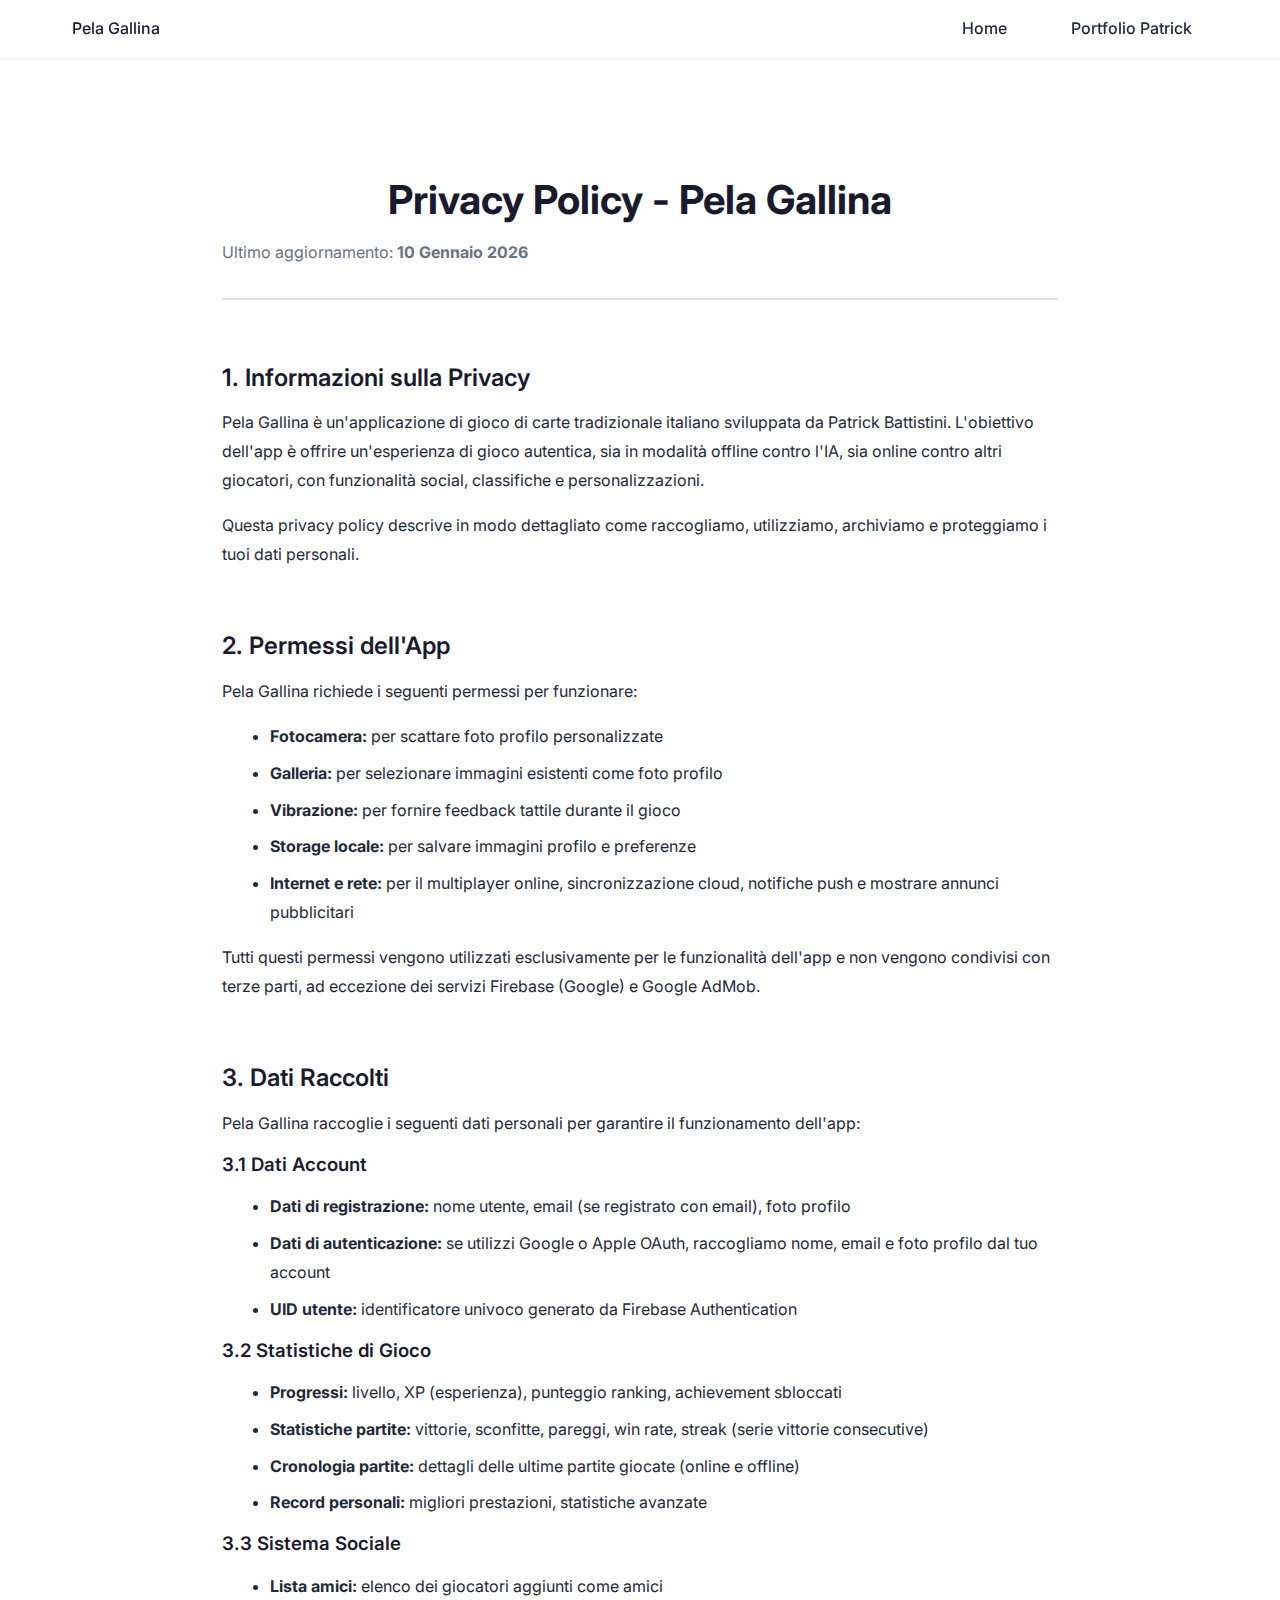
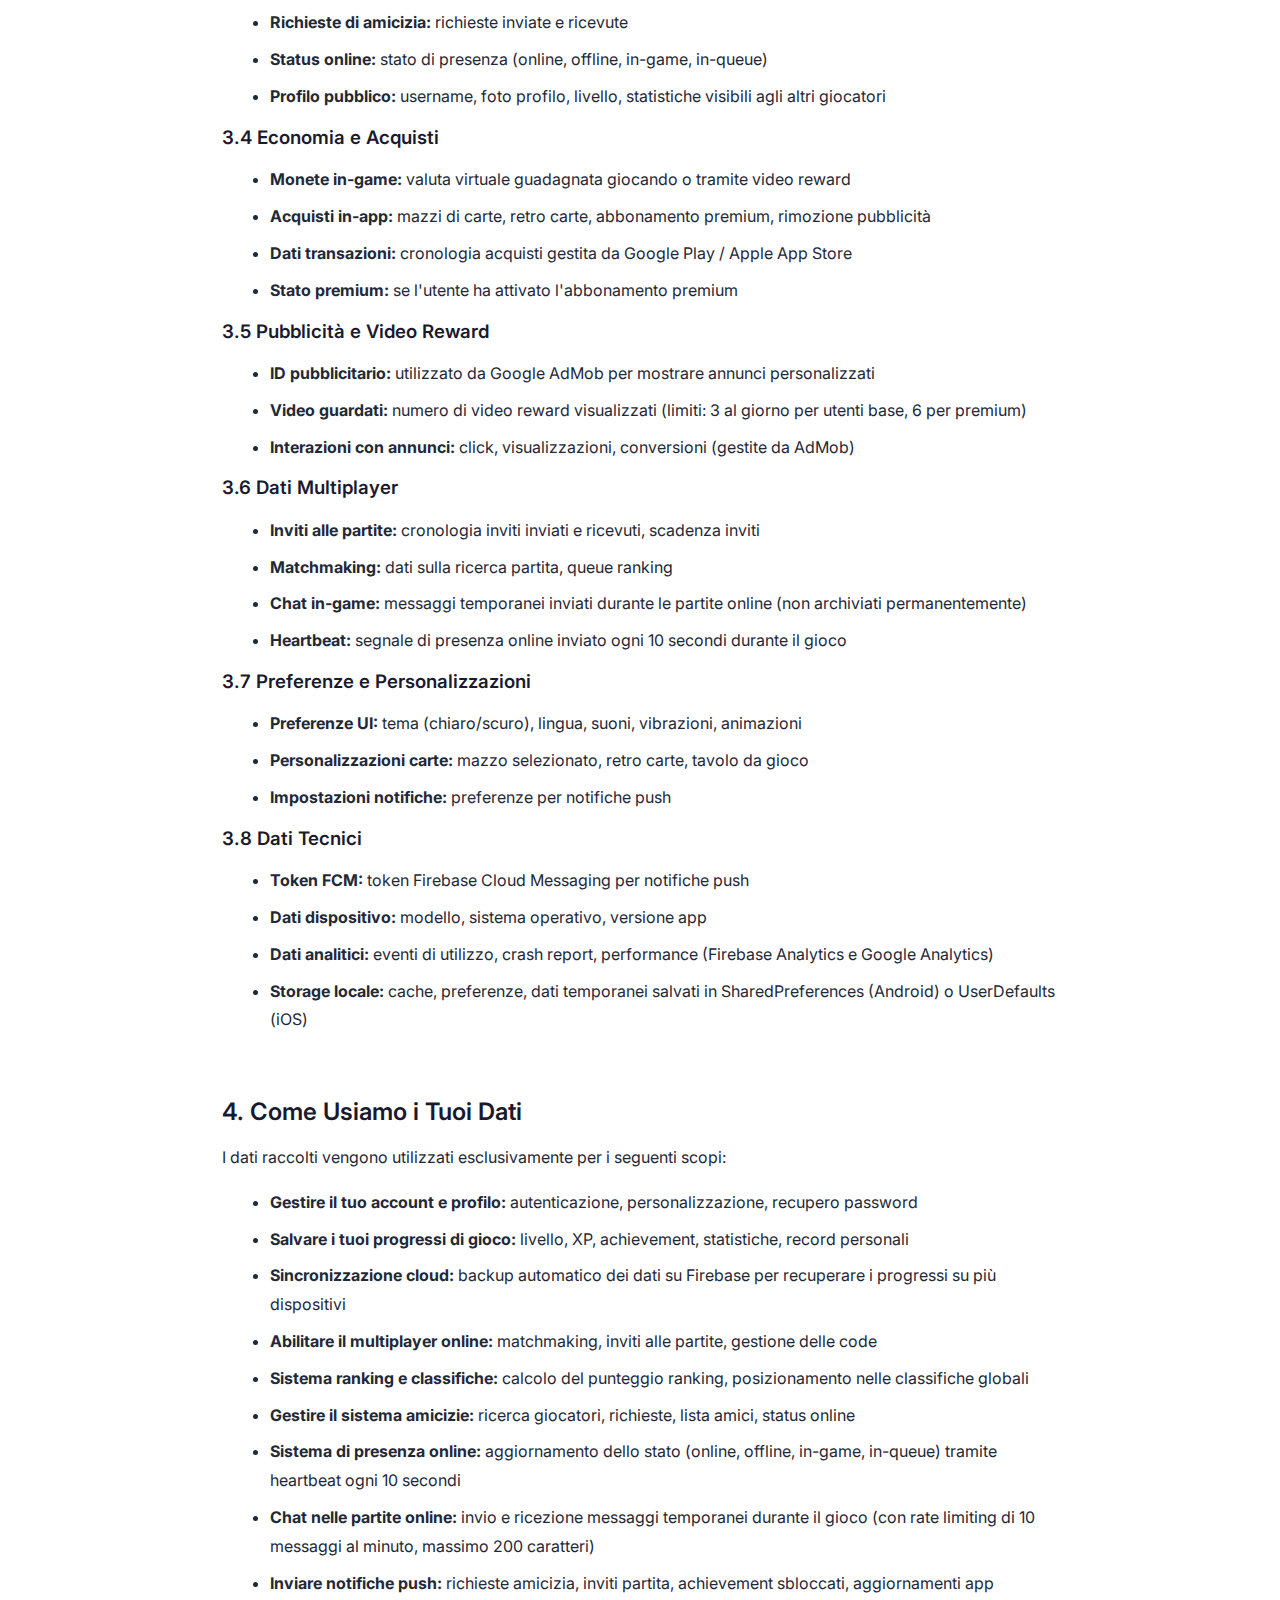
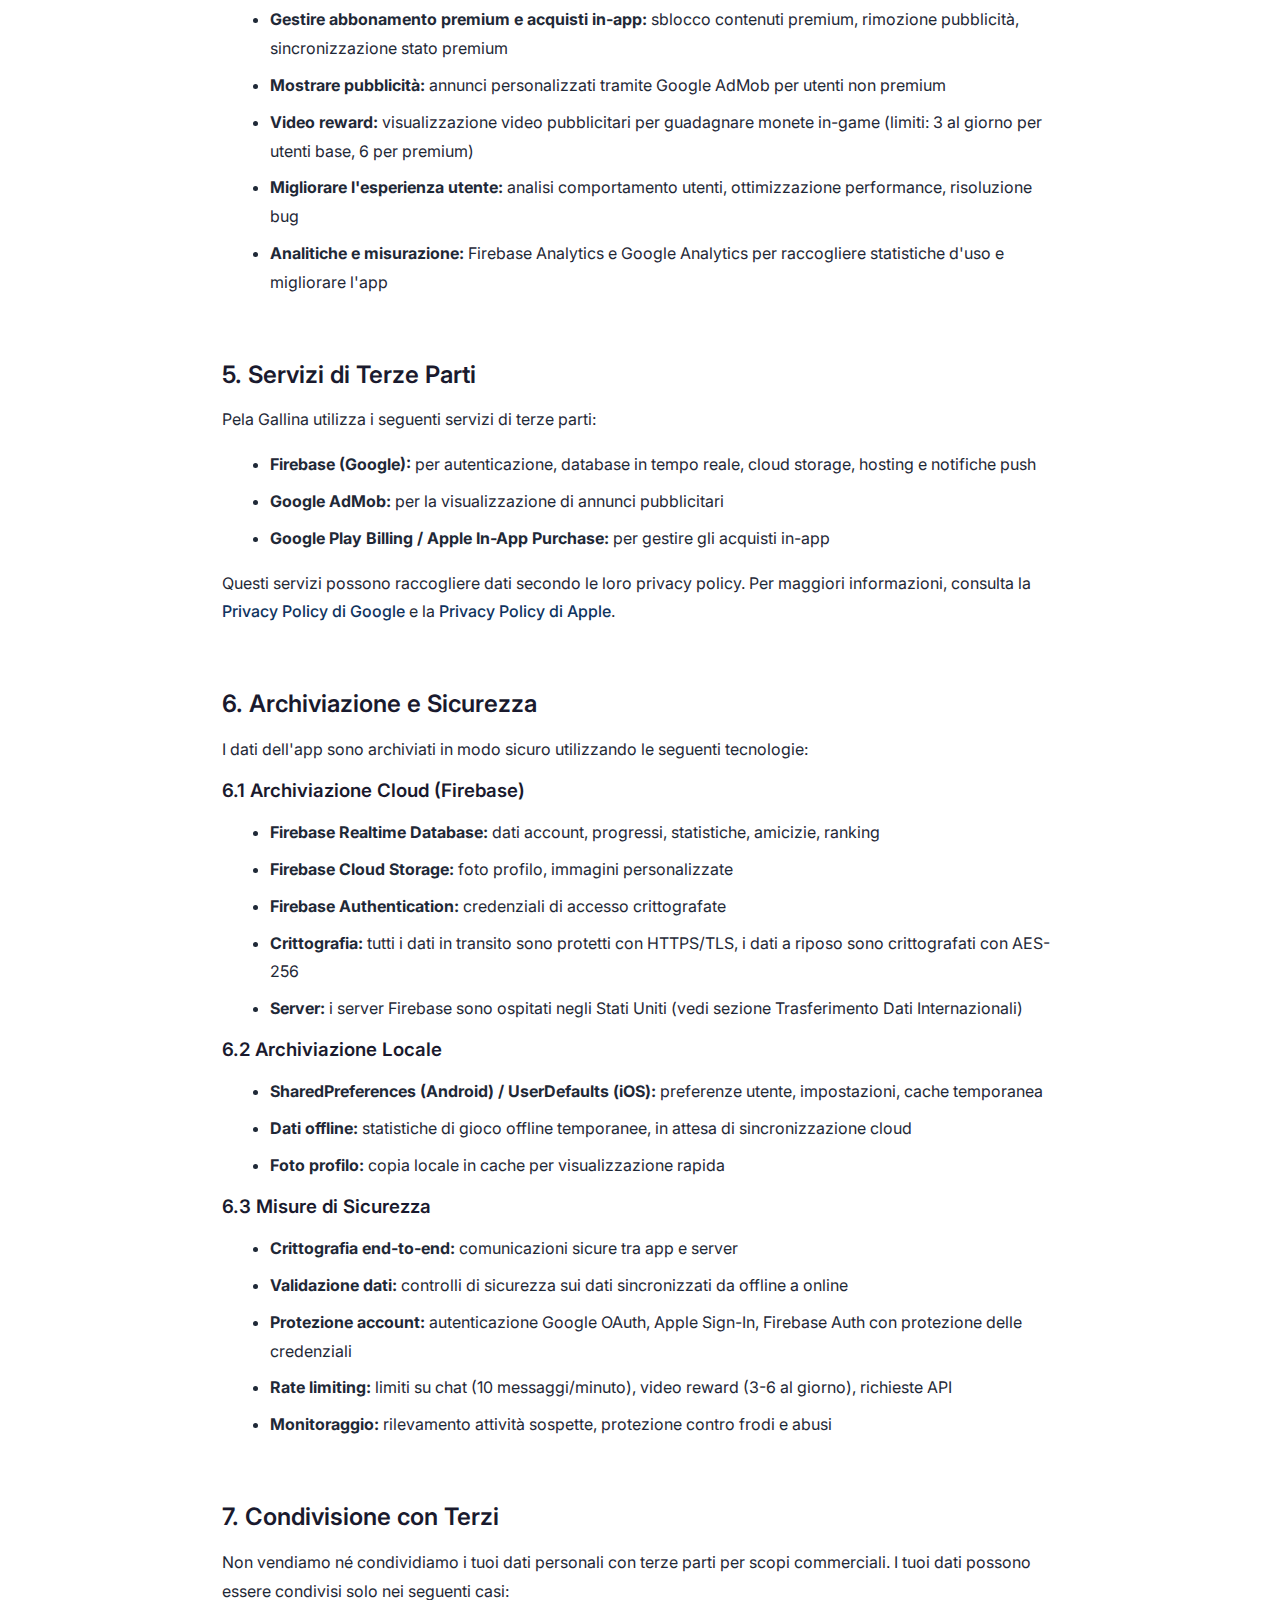
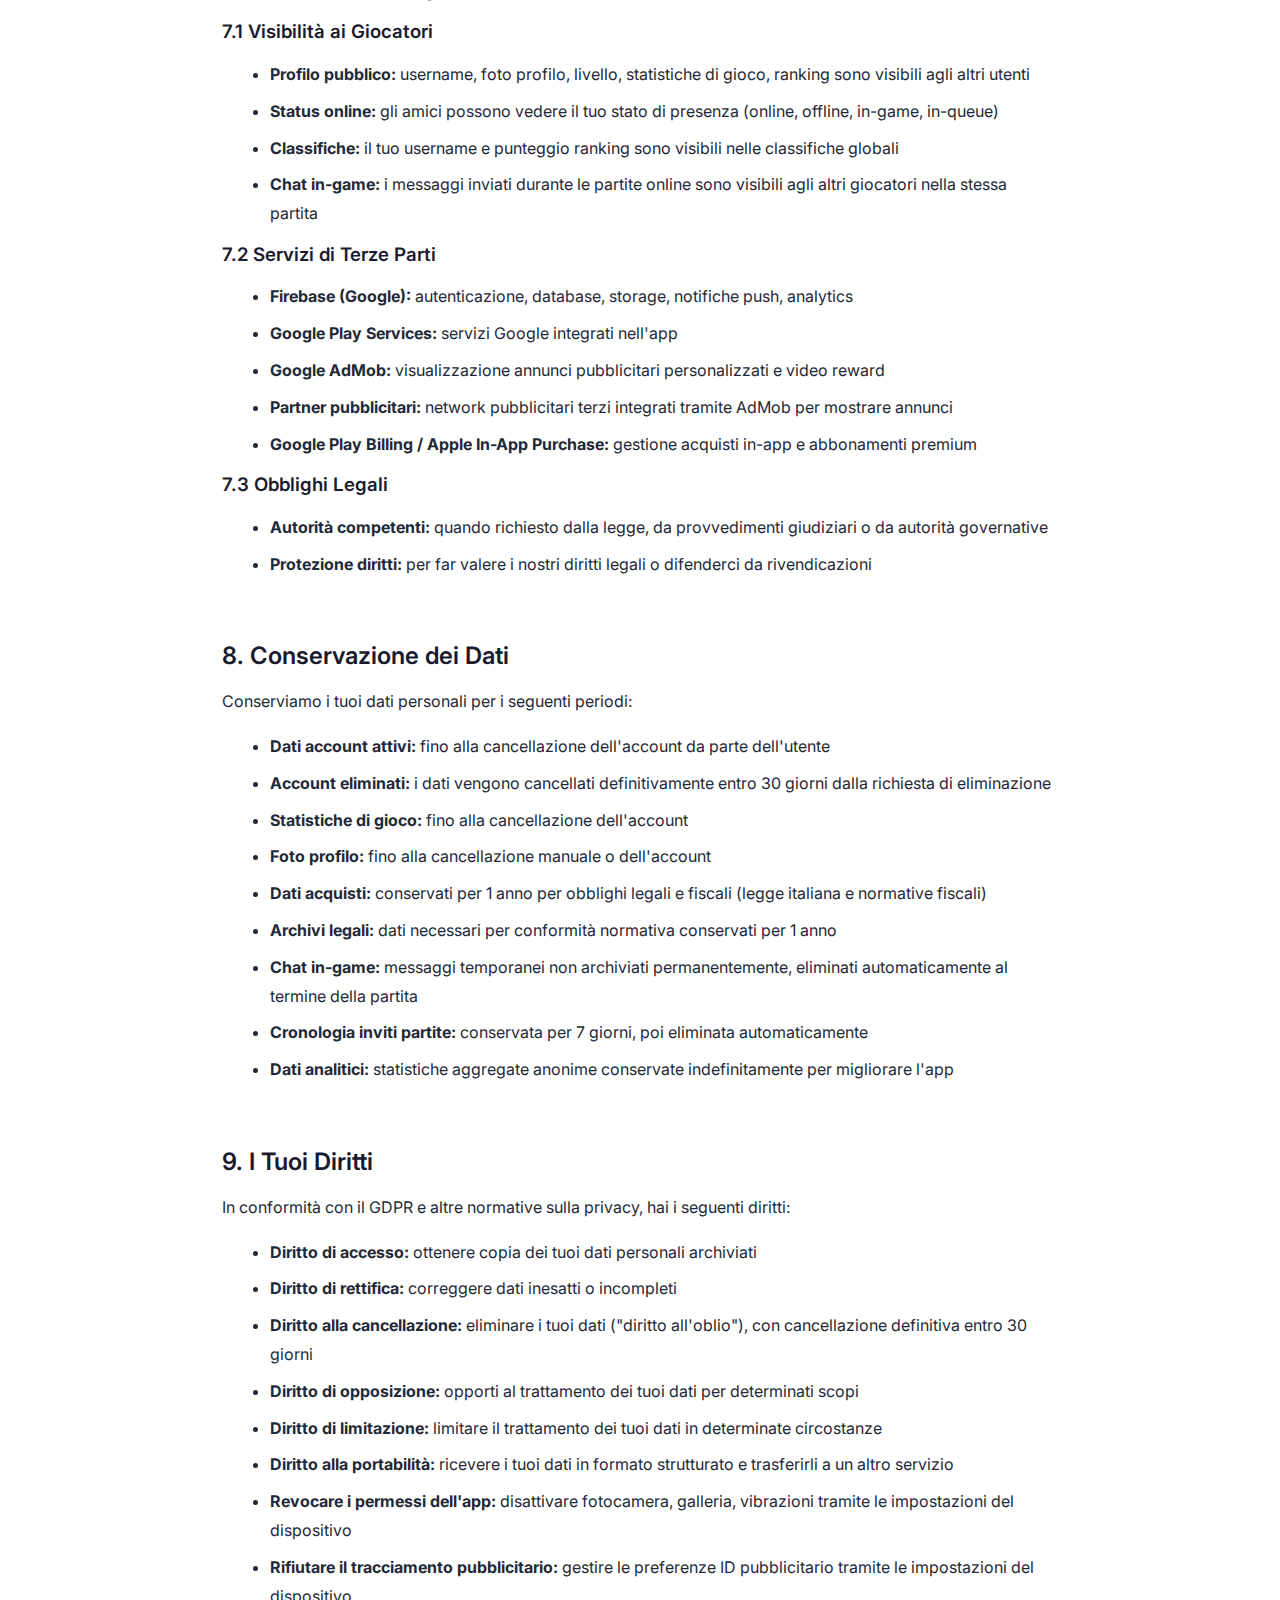
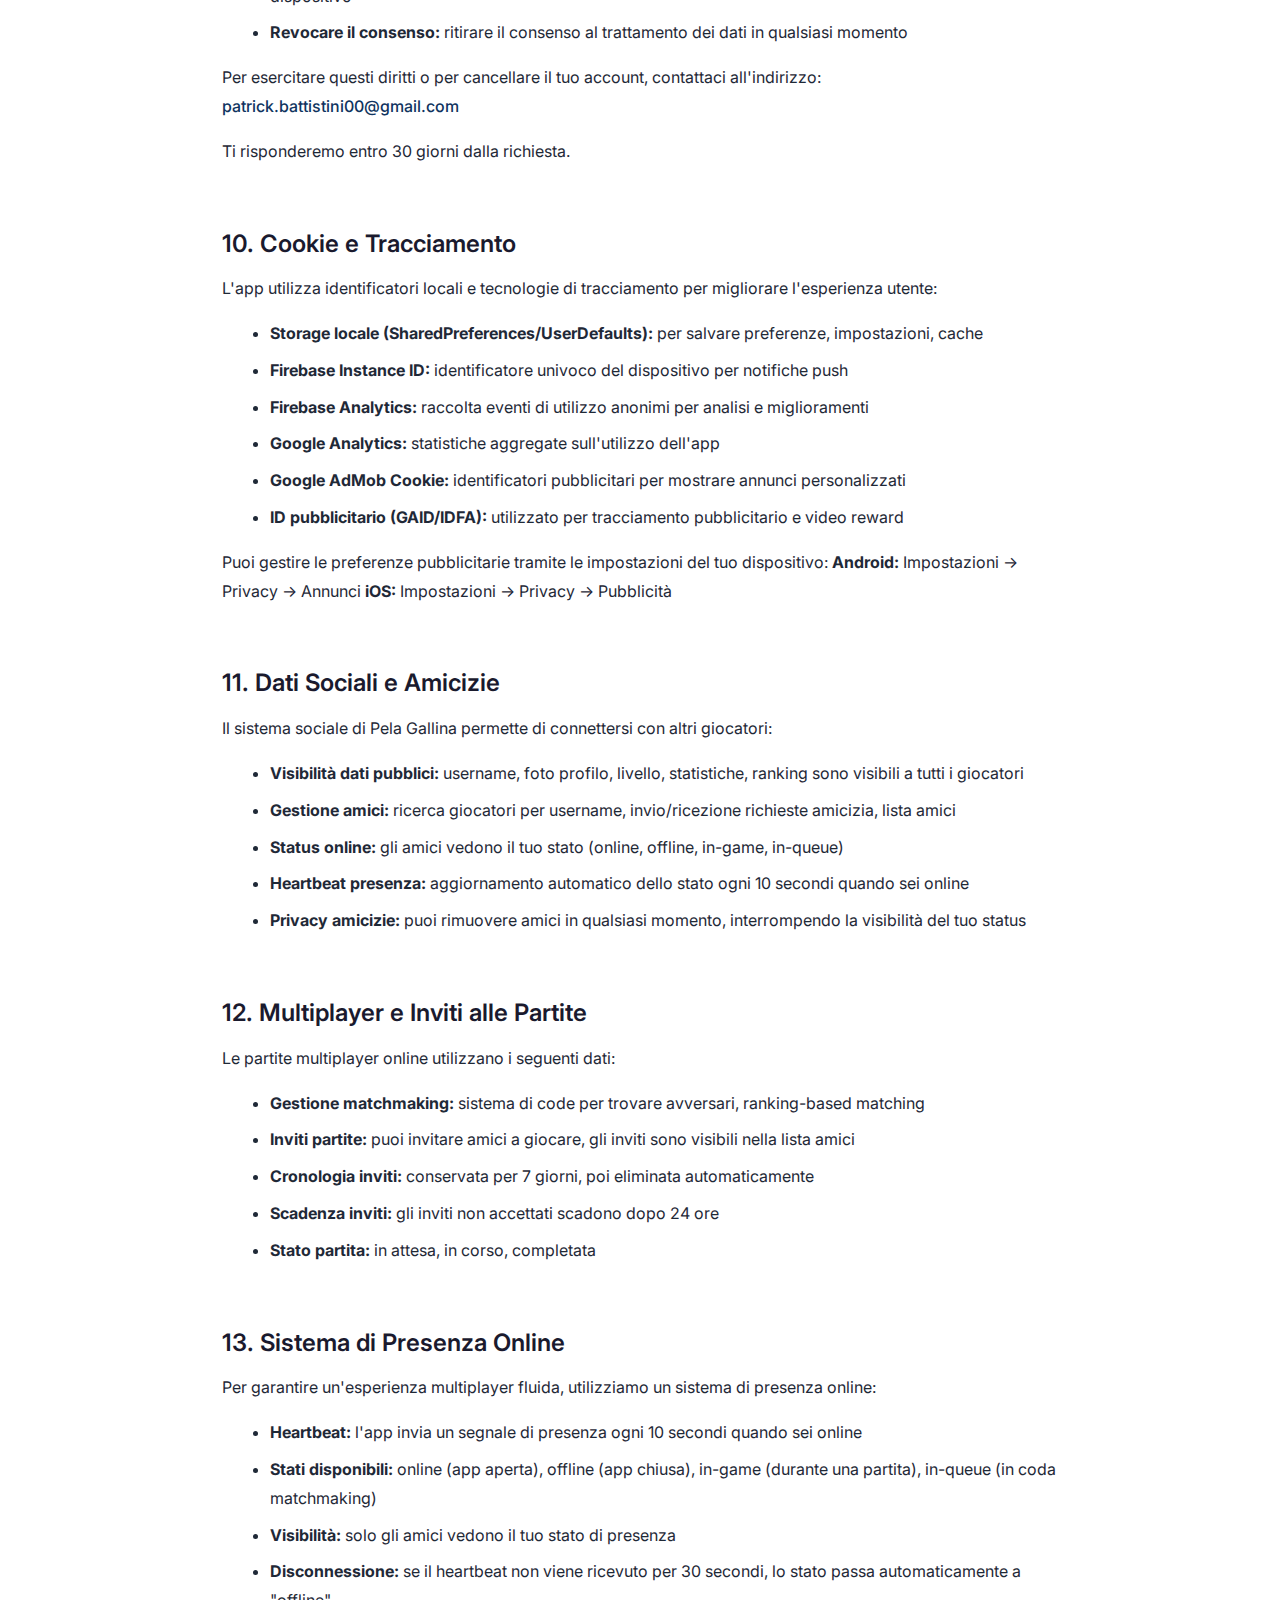
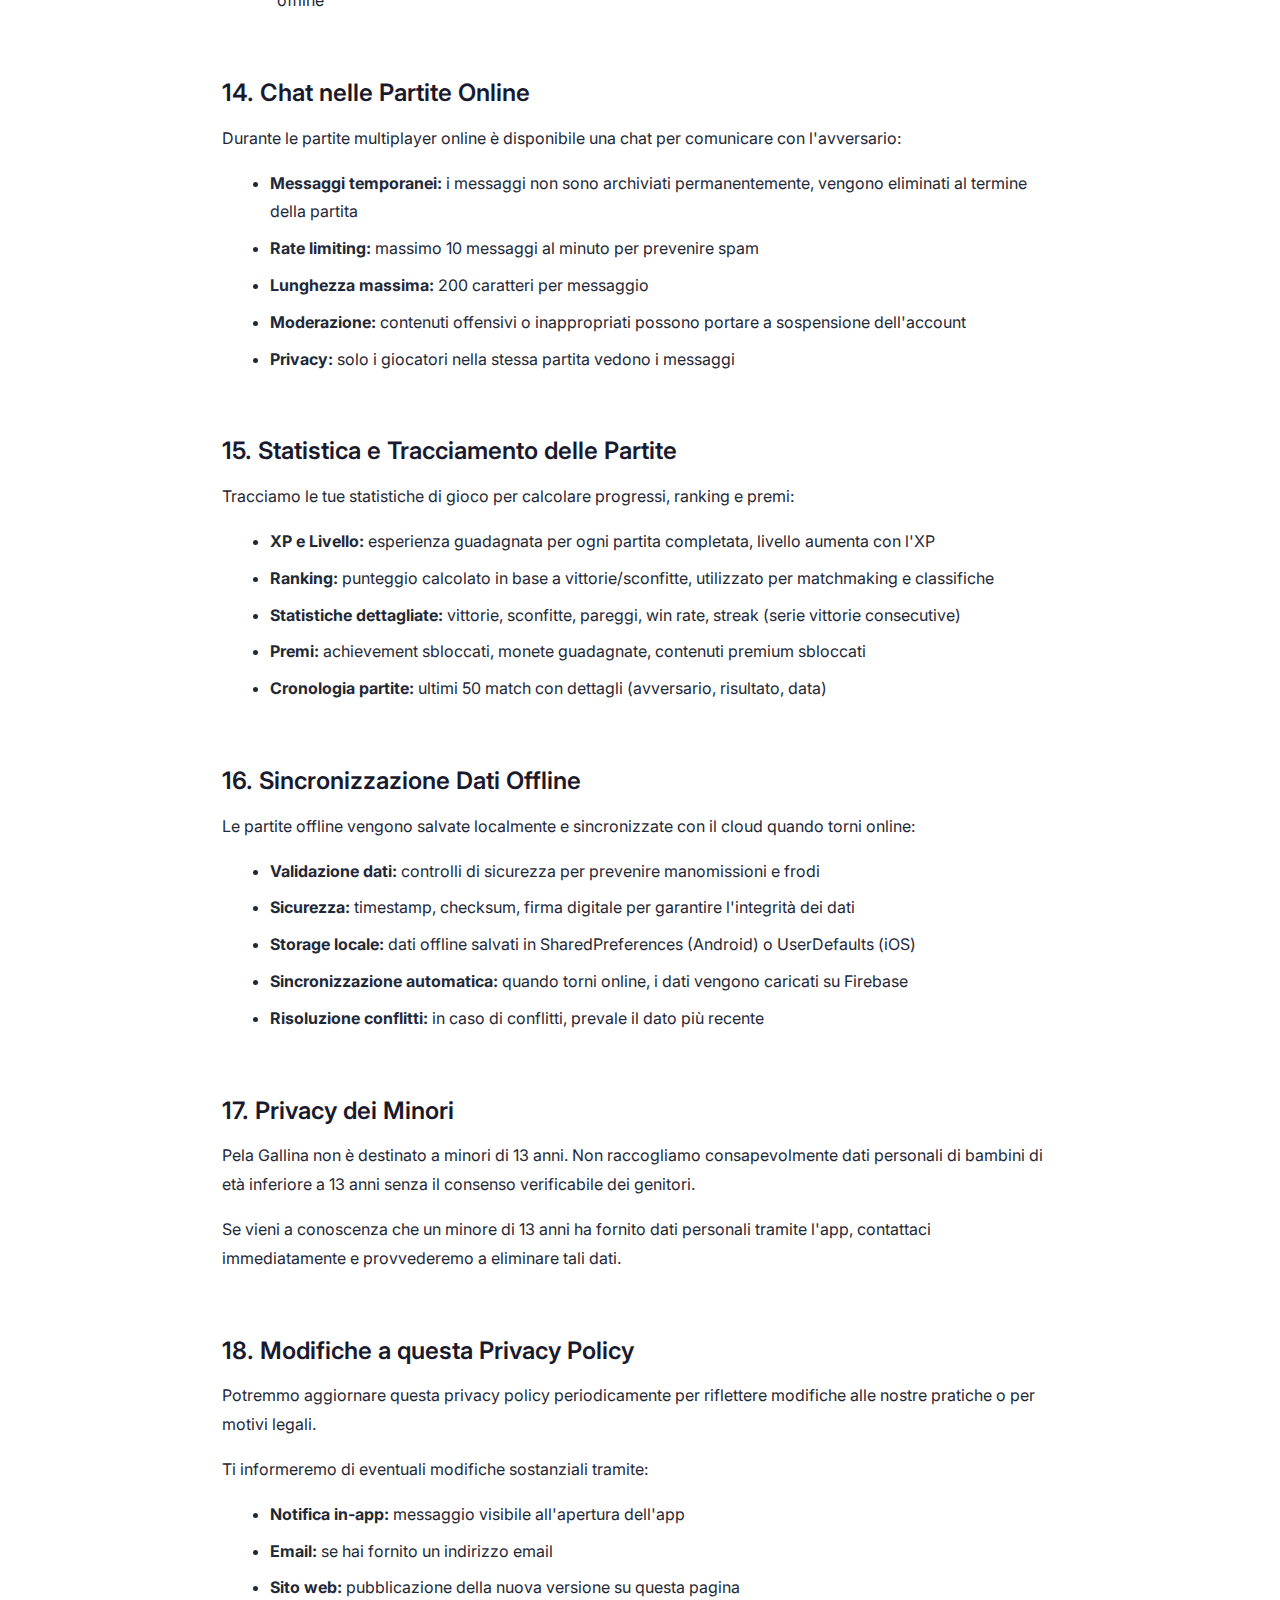
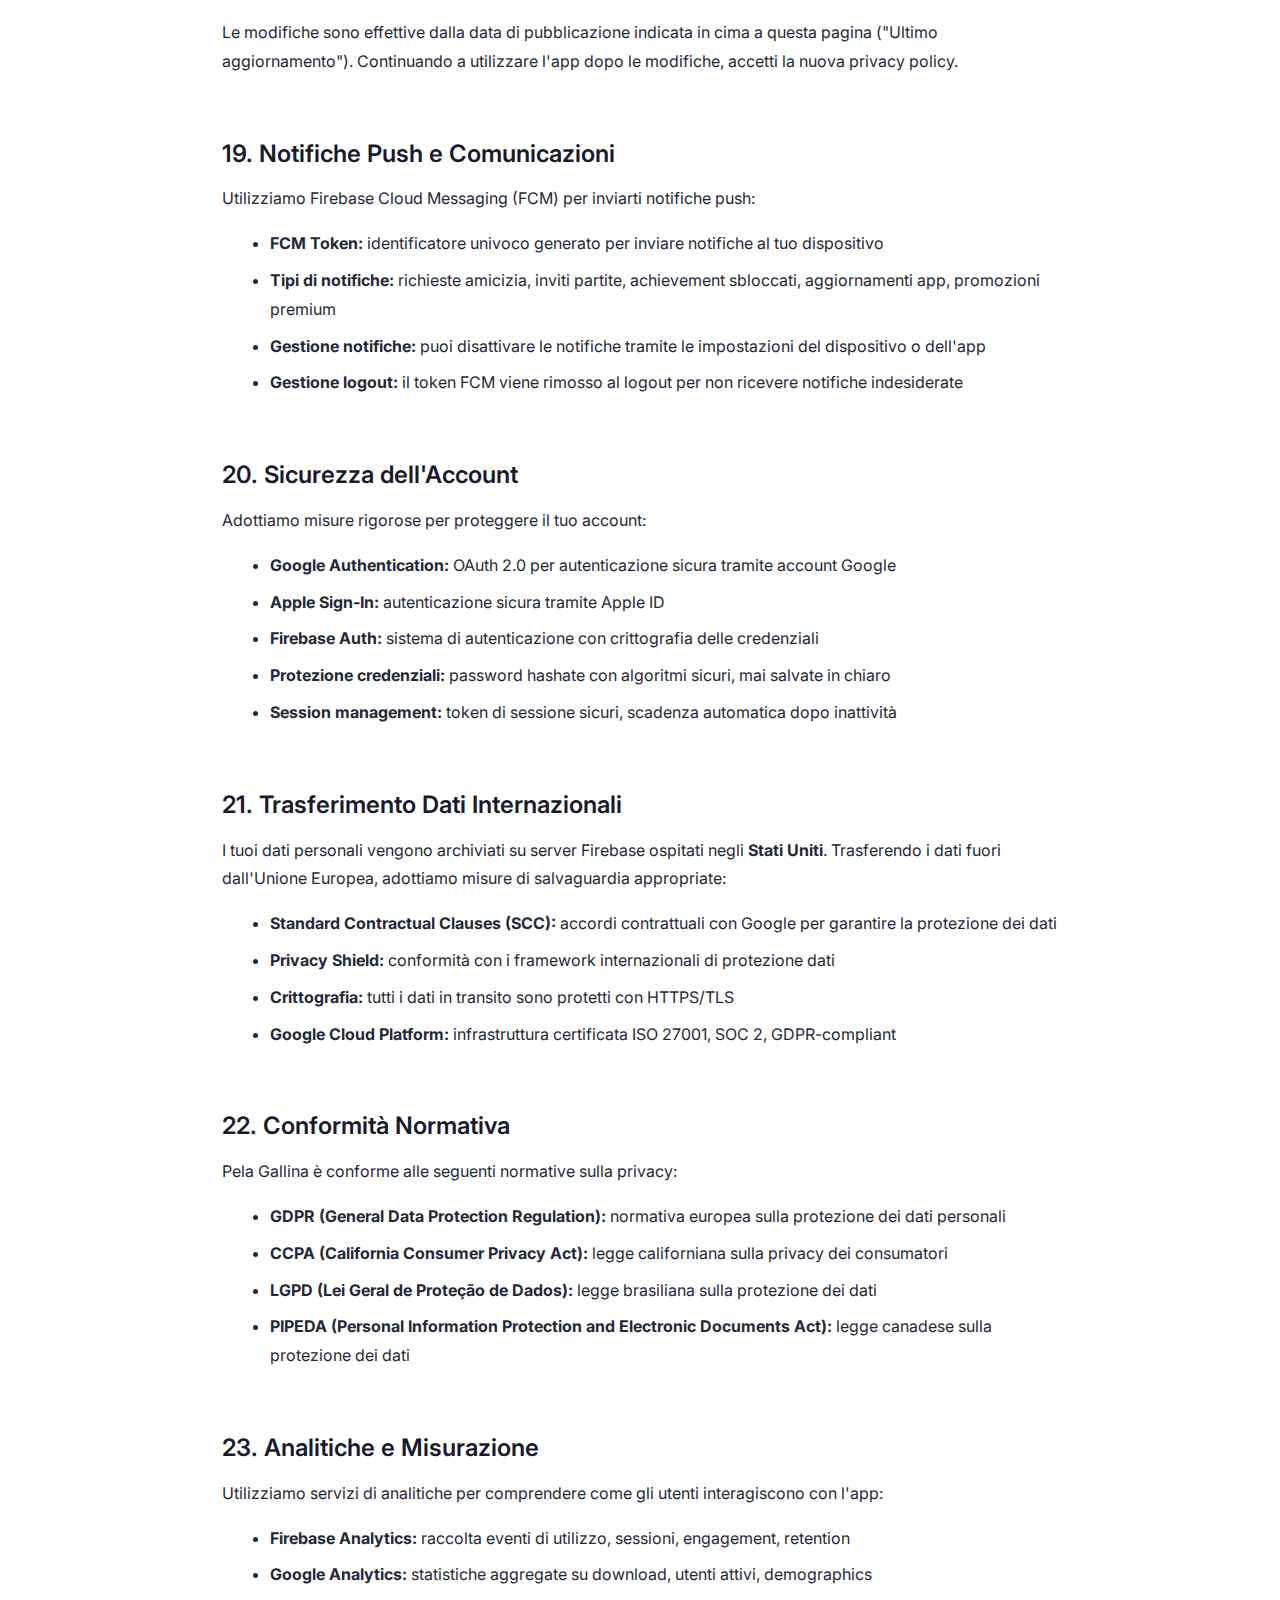
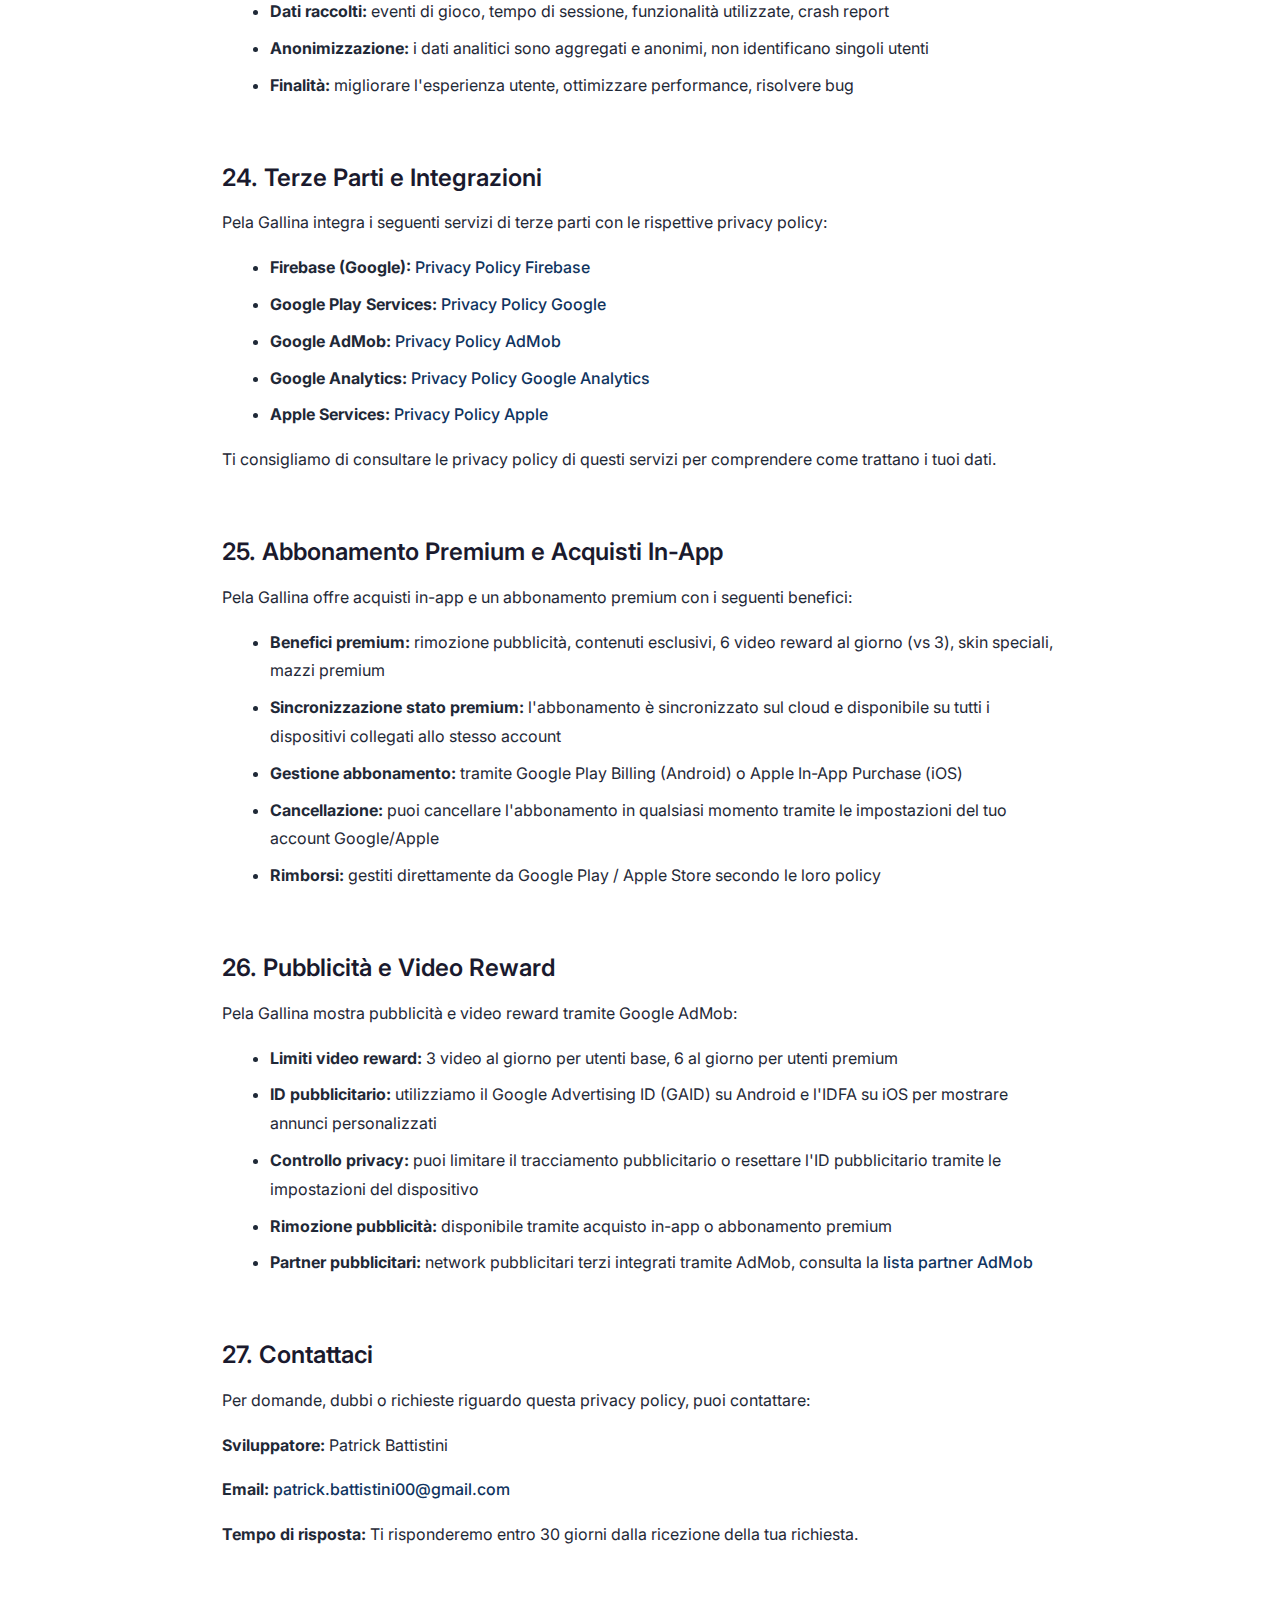
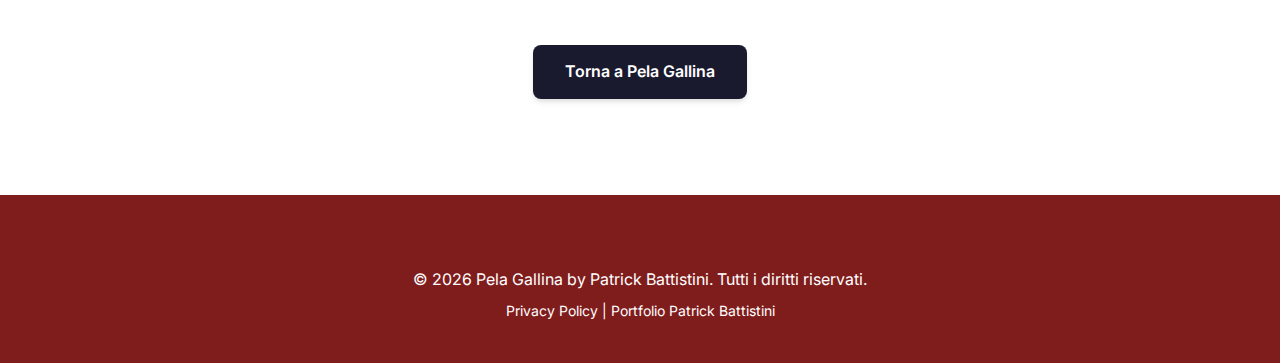
<file: pelagallina-privacy.html>
<!DOCTYPE html>
<html lang="it">
<head>
  <meta charset="UTF-8" />
  <meta name="viewport" content="width=device-width, initial-scale=1.0" />

  <!-- SEO Meta Tags -->
  <title>Privacy Policy | Pela Gallina</title>
  <meta name="description" content="Informativa sulla privacy dell'applicazione Pela Gallina per il gioco di carte tradizionale italiano." />
  <meta name="robots" content="noindex, follow" />

  <!-- Canonical URL -->
  <link rel="canonical" href="https://patrickbattistini.it/pelagallina-privacy.html" />

  <!-- Favicon -->
  <link rel="icon" type="image/png" sizes="32x32" href="assets/pelagallina.png">
  <link rel="icon" type="image/png" sizes="16x16" href="assets/pelagallina.png">
  <link rel="apple-touch-icon" sizes="180x180" href="assets/pelagallina.png">

  <link rel="stylesheet" href="style.css">
  <link rel="preconnect" href="https://fonts.googleapis.com">
  <link rel="preconnect" href="https://fonts.gstatic.com" crossorigin>
  <link href="https://fonts.googleapis.com/css2?family=Inter:wght@300;400;500;600;700&display=swap" rel="stylesheet">
</head>
<body>
  <!-- Navbar -->
  <nav class="navbar pelagallina-navbar" id="navbar" role="navigation" aria-label="Navigazione principale">
    <div class="nav-container">
      <a href="pelagallina.html" class="nav-logo" aria-label="Home - Pela Gallina">Pela Gallina</a>
      <ul class="nav-menu" id="nav-menu">
        <li class="nav-item"><a href="pelagallina.html" class="nav-link">Home</a></li>
        <li class="nav-item"><a href="index.html#home" class="nav-link">Portfolio Patrick</a></li>
      </ul>
      <button class="hamburger" id="hamburger" aria-label="Menu di navigazione" aria-expanded="false">
        <span></span>
        <span></span>
        <span></span>
      </button>
    </div>
  </nav>

  <!-- Privacy Policy Section -->
  <section class="privacy-section">
    <div class="container">
      <div class="privacy-content">
        <h1 class="section-title">Privacy Policy - Pela Gallina</h1>
        <p class="privacy-intro">Ultimo aggiornamento: <strong>10 Gennaio 2026</strong></p>

        <div class="privacy-block">
          <h2>1. Informazioni sulla Privacy</h2>
          <p>
            Pela Gallina è un'applicazione di gioco di carte tradizionale italiano sviluppata da Patrick Battistini.
            L'obiettivo dell'app è offrire un'esperienza di gioco autentica, sia in modalità offline contro l'IA,
            sia online contro altri giocatori, con funzionalità social, classifiche e personalizzazioni.
          </p>
          <p>
            Questa privacy policy descrive in modo dettagliato come raccogliamo, utilizziamo, archiviamo e proteggiamo i tuoi dati personali.
          </p>
        </div>

        <div class="privacy-block">
          <h2>2. Permessi dell'App</h2>
          <p>Pela Gallina richiede i seguenti permessi per funzionare:</p>
          <ul>
            <li><strong>Fotocamera:</strong> per scattare foto profilo personalizzate</li>
            <li><strong>Galleria:</strong> per selezionare immagini esistenti come foto profilo</li>
            <li><strong>Vibrazione:</strong> per fornire feedback tattile durante il gioco</li>
            <li><strong>Storage locale:</strong> per salvare immagini profilo e preferenze</li>
            <li><strong>Internet e rete:</strong> per il multiplayer online, sincronizzazione cloud, notifiche push e mostrare annunci pubblicitari</li>
          </ul>
          <p>
            Tutti questi permessi vengono utilizzati esclusivamente per le funzionalità dell'app e non vengono condivisi con terze parti,
            ad eccezione dei servizi Firebase (Google) e Google AdMob.
          </p>
        </div>

        <div class="privacy-block">
          <h2>3. Dati Raccolti</h2>
          <p>Pela Gallina raccoglie i seguenti dati personali per garantire il funzionamento dell'app:</p>

          <h3>3.1 Dati Account</h3>
          <ul>
            <li><strong>Dati di registrazione:</strong> nome utente, email (se registrato con email), foto profilo</li>
            <li><strong>Dati di autenticazione:</strong> se utilizzi Google o Apple OAuth, raccogliamo nome, email e foto profilo dal tuo account</li>
            <li><strong>UID utente:</strong> identificatore univoco generato da Firebase Authentication</li>
          </ul>

          <h3>3.2 Statistiche di Gioco</h3>
          <ul>
            <li><strong>Progressi:</strong> livello, XP (esperienza), punteggio ranking, achievement sbloccati</li>
            <li><strong>Statistiche partite:</strong> vittorie, sconfitte, pareggi, win rate, streak (serie vittorie consecutive)</li>
            <li><strong>Cronologia partite:</strong> dettagli delle ultime partite giocate (online e offline)</li>
            <li><strong>Record personali:</strong> migliori prestazioni, statistiche avanzate</li>
          </ul>

          <h3>3.3 Sistema Sociale</h3>
          <ul>
            <li><strong>Lista amici:</strong> elenco dei giocatori aggiunti come amici</li>
            <li><strong>Richieste di amicizia:</strong> richieste inviate e ricevute</li>
            <li><strong>Status online:</strong> stato di presenza (online, offline, in-game, in-queue)</li>
            <li><strong>Profilo pubblico:</strong> username, foto profilo, livello, statistiche visibili agli altri giocatori</li>
          </ul>

          <h3>3.4 Economia e Acquisti</h3>
          <ul>
            <li><strong>Monete in-game:</strong> valuta virtuale guadagnata giocando o tramite video reward</li>
            <li><strong>Acquisti in-app:</strong> mazzi di carte, retro carte, abbonamento premium, rimozione pubblicità</li>
            <li><strong>Dati transazioni:</strong> cronologia acquisti gestita da Google Play / Apple App Store</li>
            <li><strong>Stato premium:</strong> se l'utente ha attivato l'abbonamento premium</li>
          </ul>

          <h3>3.5 Pubblicità e Video Reward</h3>
          <ul>
            <li><strong>ID pubblicitario:</strong> utilizzato da Google AdMob per mostrare annunci personalizzati</li>
            <li><strong>Video guardati:</strong> numero di video reward visualizzati (limiti: 3 al giorno per utenti base, 6 per premium)</li>
            <li><strong>Interazioni con annunci:</strong> click, visualizzazioni, conversioni (gestite da AdMob)</li>
          </ul>

          <h3>3.6 Dati Multiplayer</h3>
          <ul>
            <li><strong>Inviti alle partite:</strong> cronologia inviti inviati e ricevuti, scadenza inviti</li>
            <li><strong>Matchmaking:</strong> dati sulla ricerca partita, queue ranking</li>
            <li><strong>Chat in-game:</strong> messaggi temporanei inviati durante le partite online (non archiviati permanentemente)</li>
            <li><strong>Heartbeat:</strong> segnale di presenza online inviato ogni 10 secondi durante il gioco</li>
          </ul>

          <h3>3.7 Preferenze e Personalizzazioni</h3>
          <ul>
            <li><strong>Preferenze UI:</strong> tema (chiaro/scuro), lingua, suoni, vibrazioni, animazioni</li>
            <li><strong>Personalizzazioni carte:</strong> mazzo selezionato, retro carte, tavolo da gioco</li>
            <li><strong>Impostazioni notifiche:</strong> preferenze per notifiche push</li>
          </ul>

          <h3>3.8 Dati Tecnici</h3>
          <ul>
            <li><strong>Token FCM:</strong> token Firebase Cloud Messaging per notifiche push</li>
            <li><strong>Dati dispositivo:</strong> modello, sistema operativo, versione app</li>
            <li><strong>Dati analitici:</strong> eventi di utilizzo, crash report, performance (Firebase Analytics e Google Analytics)</li>
            <li><strong>Storage locale:</strong> cache, preferenze, dati temporanei salvati in SharedPreferences (Android) o UserDefaults (iOS)</li>
          </ul>
        </div>

        <div class="privacy-block">
          <h2>4. Come Usiamo i Tuoi Dati</h2>
          <p>I dati raccolti vengono utilizzati esclusivamente per i seguenti scopi:</p>
          <ul>
            <li><strong>Gestire il tuo account e profilo:</strong> autenticazione, personalizzazione, recupero password</li>
            <li><strong>Salvare i tuoi progressi di gioco:</strong> livello, XP, achievement, statistiche, record personali</li>
            <li><strong>Sincronizzazione cloud:</strong> backup automatico dei dati su Firebase per recuperare i progressi su più dispositivi</li>
            <li><strong>Abilitare il multiplayer online:</strong> matchmaking, inviti alle partite, gestione delle code</li>
            <li><strong>Sistema ranking e classifiche:</strong> calcolo del punteggio ranking, posizionamento nelle classifiche globali</li>
            <li><strong>Gestire il sistema amicizie:</strong> ricerca giocatori, richieste, lista amici, status online</li>
            <li><strong>Sistema di presenza online:</strong> aggiornamento dello stato (online, offline, in-game, in-queue) tramite heartbeat ogni 10 secondi</li>
            <li><strong>Chat nelle partite online:</strong> invio e ricezione messaggi temporanei durante il gioco (con rate limiting di 10 messaggi al minuto, massimo 200 caratteri)</li>
            <li><strong>Inviare notifiche push:</strong> richieste amicizia, inviti partita, achievement sbloccati, aggiornamenti app</li>
            <li><strong>Gestire abbonamento premium e acquisti in-app:</strong> sblocco contenuti premium, rimozione pubblicità, sincronizzazione stato premium</li>
            <li><strong>Mostrare pubblicità:</strong> annunci personalizzati tramite Google AdMob per utenti non premium</li>
            <li><strong>Video reward:</strong> visualizzazione video pubblicitari per guadagnare monete in-game (limiti: 3 al giorno per utenti base, 6 per premium)</li>
            <li><strong>Migliorare l'esperienza utente:</strong> analisi comportamento utenti, ottimizzazione performance, risoluzione bug</li>
            <li><strong>Analitiche e misurazione:</strong> Firebase Analytics e Google Analytics per raccogliere statistiche d'uso e migliorare l'app</li>
          </ul>
        </div>

        <div class="privacy-block">
          <h2>5. Servizi di Terze Parti</h2>
          <p>Pela Gallina utilizza i seguenti servizi di terze parti:</p>
          <ul>
            <li><strong>Firebase (Google):</strong> per autenticazione, database in tempo reale, cloud storage, hosting e notifiche push</li>
            <li><strong>Google AdMob:</strong> per la visualizzazione di annunci pubblicitari</li>
            <li><strong>Google Play Billing / Apple In-App Purchase:</strong> per gestire gli acquisti in-app</li>
          </ul>
          <p>
            Questi servizi possono raccogliere dati secondo le loro privacy policy.
            Per maggiori informazioni, consulta la <a href="https://policies.google.com/privacy" target="_blank" rel="noopener noreferrer">Privacy Policy di Google</a> e la <a href="https://www.apple.com/legal/privacy/" target="_blank" rel="noopener noreferrer">Privacy Policy di Apple</a>.
          </p>
        </div>

        <div class="privacy-block">
          <h2>6. Archiviazione e Sicurezza</h2>
          <p>I dati dell'app sono archiviati in modo sicuro utilizzando le seguenti tecnologie:</p>

          <h3>6.1 Archiviazione Cloud (Firebase)</h3>
          <ul>
            <li><strong>Firebase Realtime Database:</strong> dati account, progressi, statistiche, amicizie, ranking</li>
            <li><strong>Firebase Cloud Storage:</strong> foto profilo, immagini personalizzate</li>
            <li><strong>Firebase Authentication:</strong> credenziali di accesso crittografate</li>
            <li><strong>Crittografia:</strong> tutti i dati in transito sono protetti con HTTPS/TLS, i dati a riposo sono crittografati con AES-256</li>
            <li><strong>Server:</strong> i server Firebase sono ospitati negli Stati Uniti (vedi sezione Trasferimento Dati Internazionali)</li>
          </ul>

          <h3>6.2 Archiviazione Locale</h3>
          <ul>
            <li><strong>SharedPreferences (Android) / UserDefaults (iOS):</strong> preferenze utente, impostazioni, cache temporanea</li>
            <li><strong>Dati offline:</strong> statistiche di gioco offline temporanee, in attesa di sincronizzazione cloud</li>
            <li><strong>Foto profilo:</strong> copia locale in cache per visualizzazione rapida</li>
          </ul>

          <h3>6.3 Misure di Sicurezza</h3>
          <ul>
            <li><strong>Crittografia end-to-end:</strong> comunicazioni sicure tra app e server</li>
            <li><strong>Validazione dati:</strong> controlli di sicurezza sui dati sincronizzati da offline a online</li>
            <li><strong>Protezione account:</strong> autenticazione Google OAuth, Apple Sign-In, Firebase Auth con protezione delle credenziali</li>
            <li><strong>Rate limiting:</strong> limiti su chat (10 messaggi/minuto), video reward (3-6 al giorno), richieste API</li>
            <li><strong>Monitoraggio:</strong> rilevamento attività sospette, protezione contro frodi e abusi</li>
          </ul>
        </div>

        <div class="privacy-block">
          <h2>7. Condivisione con Terzi</h2>
          <p>Non vendiamo né condividiamo i tuoi dati personali con terze parti per scopi commerciali. I tuoi dati possono essere condivisi solo nei seguenti casi:</p>

          <h3>7.1 Visibilità ai Giocatori</h3>
          <ul>
            <li><strong>Profilo pubblico:</strong> username, foto profilo, livello, statistiche di gioco, ranking sono visibili agli altri utenti</li>
            <li><strong>Status online:</strong> gli amici possono vedere il tuo stato di presenza (online, offline, in-game, in-queue)</li>
            <li><strong>Classifiche:</strong> il tuo username e punteggio ranking sono visibili nelle classifiche globali</li>
            <li><strong>Chat in-game:</strong> i messaggi inviati durante le partite online sono visibili agli altri giocatori nella stessa partita</li>
          </ul>

          <h3>7.2 Servizi di Terze Parti</h3>
          <ul>
            <li><strong>Firebase (Google):</strong> autenticazione, database, storage, notifiche push, analytics</li>
            <li><strong>Google Play Services:</strong> servizi Google integrati nell'app</li>
            <li><strong>Google AdMob:</strong> visualizzazione annunci pubblicitari personalizzati e video reward</li>
            <li><strong>Partner pubblicitari:</strong> network pubblicitari terzi integrati tramite AdMob per mostrare annunci</li>
            <li><strong>Google Play Billing / Apple In-App Purchase:</strong> gestione acquisti in-app e abbonamenti premium</li>
          </ul>

          <h3>7.3 Obblighi Legali</h3>
          <ul>
            <li><strong>Autorità competenti:</strong> quando richiesto dalla legge, da provvedimenti giudiziari o da autorità governative</li>
            <li><strong>Protezione diritti:</strong> per far valere i nostri diritti legali o difenderci da rivendicazioni</li>
          </ul>
        </div>

        <div class="privacy-block">
          <h2>8. Conservazione dei Dati</h2>
          <p>Conserviamo i tuoi dati personali per i seguenti periodi:</p>
          <ul>
            <li><strong>Dati account attivi:</strong> fino alla cancellazione dell'account da parte dell'utente</li>
            <li><strong>Account eliminati:</strong> i dati vengono cancellati definitivamente entro 30 giorni dalla richiesta di eliminazione</li>
            <li><strong>Statistiche di gioco:</strong> fino alla cancellazione dell'account</li>
            <li><strong>Foto profilo:</strong> fino alla cancellazione manuale o dell'account</li>
            <li><strong>Dati acquisti:</strong> conservati per 1 anno per obblighi legali e fiscali (legge italiana e normative fiscali)</li>
            <li><strong>Archivi legali:</strong> dati necessari per conformità normativa conservati per 1 anno</li>
            <li><strong>Chat in-game:</strong> messaggi temporanei non archiviati permanentemente, eliminati automaticamente al termine della partita</li>
            <li><strong>Cronologia inviti partite:</strong> conservata per 7 giorni, poi eliminata automaticamente</li>
            <li><strong>Dati analitici:</strong> statistiche aggregate anonime conservate indefinitamente per migliorare l'app</li>
          </ul>
        </div>

        <div class="privacy-block">
          <h2>9. I Tuoi Diritti</h2>
          <p>In conformità con il GDPR e altre normative sulla privacy, hai i seguenti diritti:</p>
          <ul>
            <li><strong>Diritto di accesso:</strong> ottenere copia dei tuoi dati personali archiviati</li>
            <li><strong>Diritto di rettifica:</strong> correggere dati inesatti o incompleti</li>
            <li><strong>Diritto alla cancellazione:</strong> eliminare i tuoi dati ("diritto all'oblio"), con cancellazione definitiva entro 30 giorni</li>
            <li><strong>Diritto di opposizione:</strong> opporti al trattamento dei tuoi dati per determinati scopi</li>
            <li><strong>Diritto di limitazione:</strong> limitare il trattamento dei tuoi dati in determinate circostanze</li>
            <li><strong>Diritto alla portabilità:</strong> ricevere i tuoi dati in formato strutturato e trasferirli a un altro servizio</li>
            <li><strong>Revocare i permessi dell'app:</strong> disattivare fotocamera, galleria, vibrazioni tramite le impostazioni del dispositivo</li>
            <li><strong>Rifiutare il tracciamento pubblicitario:</strong> gestire le preferenze ID pubblicitario tramite le impostazioni del dispositivo</li>
            <li><strong>Revocare il consenso:</strong> ritirare il consenso al trattamento dei dati in qualsiasi momento</li>
          </ul>
          <p>
            Per esercitare questi diritti o per cancellare il tuo account, contattaci all'indirizzo:
            <a href="mailto:patrick.battistini00@gmail.com">patrick.battistini00@gmail.com</a>
          </p>
          <p>Ti risponderemo entro 30 giorni dalla richiesta.</p>
        </div>

        <div class="privacy-block">
          <h2>10. Cookie e Tracciamento</h2>
          <p>L'app utilizza identificatori locali e tecnologie di tracciamento per migliorare l'esperienza utente:</p>
          <ul>
            <li><strong>Storage locale (SharedPreferences/UserDefaults):</strong> per salvare preferenze, impostazioni, cache</li>
            <li><strong>Firebase Instance ID:</strong> identificatore univoco del dispositivo per notifiche push</li>
            <li><strong>Firebase Analytics:</strong> raccolta eventi di utilizzo anonimi per analisi e miglioramenti</li>
            <li><strong>Google Analytics:</strong> statistiche aggregate sull'utilizzo dell'app</li>
            <li><strong>Google AdMob Cookie:</strong> identificatori pubblicitari per mostrare annunci personalizzati</li>
            <li><strong>ID pubblicitario (GAID/IDFA):</strong> utilizzato per tracciamento pubblicitario e video reward</li>
          </ul>
          <p>
            Puoi gestire le preferenze pubblicitarie tramite le impostazioni del tuo dispositivo:
            <strong>Android:</strong> Impostazioni → Privacy → Annunci
            <strong>iOS:</strong> Impostazioni → Privacy → Pubblicità
          </p>
        </div>

        <div class="privacy-block">
          <h2>11. Dati Sociali e Amicizie</h2>
          <p>Il sistema sociale di Pela Gallina permette di connettersi con altri giocatori:</p>
          <ul>
            <li><strong>Visibilità dati pubblici:</strong> username, foto profilo, livello, statistiche, ranking sono visibili a tutti i giocatori</li>
            <li><strong>Gestione amici:</strong> ricerca giocatori per username, invio/ricezione richieste amicizia, lista amici</li>
            <li><strong>Status online:</strong> gli amici vedono il tuo stato (online, offline, in-game, in-queue)</li>
            <li><strong>Heartbeat presenza:</strong> aggiornamento automatico dello stato ogni 10 secondi quando sei online</li>
            <li><strong>Privacy amicizie:</strong> puoi rimuovere amici in qualsiasi momento, interrompendo la visibilità del tuo status</li>
          </ul>
        </div>

        <div class="privacy-block">
          <h2>12. Multiplayer e Inviti alle Partite</h2>
          <p>Le partite multiplayer online utilizzano i seguenti dati:</p>
          <ul>
            <li><strong>Gestione matchmaking:</strong> sistema di code per trovare avversari, ranking-based matching</li>
            <li><strong>Inviti partite:</strong> puoi invitare amici a giocare, gli inviti sono visibili nella lista amici</li>
            <li><strong>Cronologia inviti:</strong> conservata per 7 giorni, poi eliminata automaticamente</li>
            <li><strong>Scadenza inviti:</strong> gli inviti non accettati scadono dopo 24 ore</li>
            <li><strong>Stato partita:</strong> in attesa, in corso, completata</li>
          </ul>
        </div>

        <div class="privacy-block">
          <h2>13. Sistema di Presenza Online</h2>
          <p>Per garantire un'esperienza multiplayer fluida, utilizziamo un sistema di presenza online:</p>
          <ul>
            <li><strong>Heartbeat:</strong> l'app invia un segnale di presenza ogni 10 secondi quando sei online</li>
            <li><strong>Stati disponibili:</strong> online (app aperta), offline (app chiusa), in-game (durante una partita), in-queue (in coda matchmaking)</li>
            <li><strong>Visibilità:</strong> solo gli amici vedono il tuo stato di presenza</li>
            <li><strong>Disconnessione:</strong> se il heartbeat non viene ricevuto per 30 secondi, lo stato passa automaticamente a "offline"</li>
          </ul>
        </div>

        <div class="privacy-block">
          <h2>14. Chat nelle Partite Online</h2>
          <p>Durante le partite multiplayer online è disponibile una chat per comunicare con l'avversario:</p>
          <ul>
            <li><strong>Messaggi temporanei:</strong> i messaggi non sono archiviati permanentemente, vengono eliminati al termine della partita</li>
            <li><strong>Rate limiting:</strong> massimo 10 messaggi al minuto per prevenire spam</li>
            <li><strong>Lunghezza massima:</strong> 200 caratteri per messaggio</li>
            <li><strong>Moderazione:</strong> contenuti offensivi o inappropriati possono portare a sospensione dell'account</li>
            <li><strong>Privacy:</strong> solo i giocatori nella stessa partita vedono i messaggi</li>
          </ul>
        </div>

        <div class="privacy-block">
          <h2>15. Statistica e Tracciamento delle Partite</h2>
          <p>Tracciamo le tue statistiche di gioco per calcolare progressi, ranking e premi:</p>
          <ul>
            <li><strong>XP e Livello:</strong> esperienza guadagnata per ogni partita completata, livello aumenta con l'XP</li>
            <li><strong>Ranking:</strong> punteggio calcolato in base a vittorie/sconfitte, utilizzato per matchmaking e classifiche</li>
            <li><strong>Statistiche dettagliate:</strong> vittorie, sconfitte, pareggi, win rate, streak (serie vittorie consecutive)</li>
            <li><strong>Premi:</strong> achievement sbloccati, monete guadagnate, contenuti premium sbloccati</li>
            <li><strong>Cronologia partite:</strong> ultimi 50 match con dettagli (avversario, risultato, data)</li>
          </ul>
        </div>

        <div class="privacy-block">
          <h2>16. Sincronizzazione Dati Offline</h2>
          <p>Le partite offline vengono salvate localmente e sincronizzate con il cloud quando torni online:</p>
          <ul>
            <li><strong>Validazione dati:</strong> controlli di sicurezza per prevenire manomissioni e frodi</li>
            <li><strong>Sicurezza:</strong> timestamp, checksum, firma digitale per garantire l'integrità dei dati</li>
            <li><strong>Storage locale:</strong> dati offline salvati in SharedPreferences (Android) o UserDefaults (iOS)</li>
            <li><strong>Sincronizzazione automatica:</strong> quando torni online, i dati vengono caricati su Firebase</li>
            <li><strong>Risoluzione conflitti:</strong> in caso di conflitti, prevale il dato più recente</li>
          </ul>
        </div>

        <div class="privacy-block">
          <h2>17. Privacy dei Minori</h2>
          <p>
            Pela Gallina non è destinato a minori di 13 anni. Non raccogliamo consapevolmente dati personali di bambini
            di età inferiore a 13 anni senza il consenso verificabile dei genitori.
          </p>
          <p>
            Se vieni a conoscenza che un minore di 13 anni ha fornito dati personali tramite l'app, contattaci immediatamente
            e provvederemo a eliminare tali dati.
          </p>
        </div>

        <div class="privacy-block">
          <h2>18. Modifiche a questa Privacy Policy</h2>
          <p>
            Potremmo aggiornare questa privacy policy periodicamente per riflettere modifiche alle nostre pratiche o per motivi legali.
          </p>
          <p>
            Ti informeremo di eventuali modifiche sostanziali tramite:
          </p>
          <ul>
            <li><strong>Notifica in-app:</strong> messaggio visibile all'apertura dell'app</li>
            <li><strong>Email:</strong> se hai fornito un indirizzo email</li>
            <li><strong>Sito web:</strong> pubblicazione della nuova versione su questa pagina</li>
          </ul>
          <p>
            Le modifiche sono effettive dalla data di pubblicazione indicata in cima a questa pagina ("Ultimo aggiornamento").
            Continuando a utilizzare l'app dopo le modifiche, accetti la nuova privacy policy.
          </p>
        </div>

        <div class="privacy-block">
          <h2>19. Notifiche Push e Comunicazioni</h2>
          <p>Utilizziamo Firebase Cloud Messaging (FCM) per inviarti notifiche push:</p>
          <ul>
            <li><strong>FCM Token:</strong> identificatore univoco generato per inviare notifiche al tuo dispositivo</li>
            <li><strong>Tipi di notifiche:</strong> richieste amicizia, inviti partite, achievement sbloccati, aggiornamenti app, promozioni premium</li>
            <li><strong>Gestione notifiche:</strong> puoi disattivare le notifiche tramite le impostazioni del dispositivo o dell'app</li>
            <li><strong>Gestione logout:</strong> il token FCM viene rimosso al logout per non ricevere notifiche indesiderate</li>
          </ul>
        </div>

        <div class="privacy-block">
          <h2>20. Sicurezza dell'Account</h2>
          <p>Adottiamo misure rigorose per proteggere il tuo account:</p>
          <ul>
            <li><strong>Google Authentication:</strong> OAuth 2.0 per autenticazione sicura tramite account Google</li>
            <li><strong>Apple Sign-In:</strong> autenticazione sicura tramite Apple ID</li>
            <li><strong>Firebase Auth:</strong> sistema di autenticazione con crittografia delle credenziali</li>
            <li><strong>Protezione credenziali:</strong> password hashate con algoritmi sicuri, mai salvate in chiaro</li>
            <li><strong>Session management:</strong> token di sessione sicuri, scadenza automatica dopo inattività</li>
          </ul>
        </div>

        <div class="privacy-block">
          <h2>21. Trasferimento Dati Internazionali</h2>
          <p>
            I tuoi dati personali vengono archiviati su server Firebase ospitati negli <strong>Stati Uniti</strong>.
            Trasferendo i dati fuori dall'Unione Europea, adottiamo misure di salvaguardia appropriate:
          </p>
          <ul>
            <li><strong>Standard Contractual Clauses (SCC):</strong> accordi contrattuali con Google per garantire la protezione dei dati</li>
            <li><strong>Privacy Shield:</strong> conformità con i framework internazionali di protezione dati</li>
            <li><strong>Crittografia:</strong> tutti i dati in transito sono protetti con HTTPS/TLS</li>
            <li><strong>Google Cloud Platform:</strong> infrastruttura certificata ISO 27001, SOC 2, GDPR-compliant</li>
          </ul>
        </div>

        <div class="privacy-block">
          <h2>22. Conformità Normativa</h2>
          <p>Pela Gallina è conforme alle seguenti normative sulla privacy:</p>
          <ul>
            <li><strong>GDPR (General Data Protection Regulation):</strong> normativa europea sulla protezione dei dati personali</li>
            <li><strong>CCPA (California Consumer Privacy Act):</strong> legge californiana sulla privacy dei consumatori</li>
            <li><strong>LGPD (Lei Geral de Proteção de Dados):</strong> legge brasiliana sulla protezione dei dati</li>
            <li><strong>PIPEDA (Personal Information Protection and Electronic Documents Act):</strong> legge canadese sulla protezione dei dati</li>
          </ul>
        </div>

        <div class="privacy-block">
          <h2>23. Analitiche e Misurazione</h2>
          <p>Utilizziamo servizi di analitiche per comprendere come gli utenti interagiscono con l'app:</p>
          <ul>
            <li><strong>Firebase Analytics:</strong> raccolta eventi di utilizzo, sessioni, engagement, retention</li>
            <li><strong>Google Analytics:</strong> statistiche aggregate su download, utenti attivi, demographics</li>
            <li><strong>Dati raccolti:</strong> eventi di gioco, tempo di sessione, funzionalità utilizzate, crash report</li>
            <li><strong>Anonimizzazione:</strong> i dati analitici sono aggregati e anonimi, non identificano singoli utenti</li>
            <li><strong>Finalità:</strong> migliorare l'esperienza utente, ottimizzare performance, risolvere bug</li>
          </ul>
        </div>

        <div class="privacy-block">
          <h2>24. Terze Parti e Integrazioni</h2>
          <p>Pela Gallina integra i seguenti servizi di terze parti con le rispettive privacy policy:</p>
          <ul>
            <li><strong>Firebase (Google):</strong> <a href="https://policies.google.com/privacy" target="_blank" rel="noopener noreferrer">Privacy Policy Firebase</a></li>
            <li><strong>Google Play Services:</strong> <a href="https://policies.google.com/privacy" target="_blank" rel="noopener noreferrer">Privacy Policy Google</a></li>
            <li><strong>Google AdMob:</strong> <a href="https://support.google.com/admob/answer/6128543" target="_blank" rel="noopener noreferrer">Privacy Policy AdMob</a></li>
            <li><strong>Google Analytics:</strong> <a href="https://policies.google.com/technologies/partner-sites" target="_blank" rel="noopener noreferrer">Privacy Policy Google Analytics</a></li>
            <li><strong>Apple Services:</strong> <a href="https://www.apple.com/legal/privacy/" target="_blank" rel="noopener noreferrer">Privacy Policy Apple</a></li>
          </ul>
          <p>Ti consigliamo di consultare le privacy policy di questi servizi per comprendere come trattano i tuoi dati.</p>
        </div>

        <div class="privacy-block">
          <h2>25. Abbonamento Premium e Acquisti In-App</h2>
          <p>Pela Gallina offre acquisti in-app e un abbonamento premium con i seguenti benefici:</p>
          <ul>
            <li><strong>Benefici premium:</strong> rimozione pubblicità, contenuti esclusivi, 6 video reward al giorno (vs 3), skin speciali, mazzi premium</li>
            <li><strong>Sincronizzazione stato premium:</strong> l'abbonamento è sincronizzato sul cloud e disponibile su tutti i dispositivi collegati allo stesso account</li>
            <li><strong>Gestione abbonamento:</strong> tramite Google Play Billing (Android) o Apple In-App Purchase (iOS)</li>
            <li><strong>Cancellazione:</strong> puoi cancellare l'abbonamento in qualsiasi momento tramite le impostazioni del tuo account Google/Apple</li>
            <li><strong>Rimborsi:</strong> gestiti direttamente da Google Play / Apple Store secondo le loro policy</li>
          </ul>
        </div>

        <div class="privacy-block">
          <h2>26. Pubblicità e Video Reward</h2>
          <p>Pela Gallina mostra pubblicità e video reward tramite Google AdMob:</p>
          <ul>
            <li><strong>Limiti video reward:</strong> 3 video al giorno per utenti base, 6 al giorno per utenti premium</li>
            <li><strong>ID pubblicitario:</strong> utilizziamo il Google Advertising ID (GAID) su Android e l'IDFA su iOS per mostrare annunci personalizzati</li>
            <li><strong>Controllo privacy:</strong> puoi limitare il tracciamento pubblicitario o resettare l'ID pubblicitario tramite le impostazioni del dispositivo</li>
            <li><strong>Rimozione pubblicità:</strong> disponibile tramite acquisto in-app o abbonamento premium</li>
            <li><strong>Partner pubblicitari:</strong> network pubblicitari terzi integrati tramite AdMob, consulta la <a href="https://support.google.com/admob/answer/9012903" target="_blank" rel="noopener noreferrer">lista partner AdMob</a></li>
          </ul>
        </div>

        <div class="privacy-block">
          <h2>27. Contattaci</h2>
          <p>Per domande, dubbi o richieste riguardo questa privacy policy, puoi contattare:</p>
          <p><strong>Sviluppatore:</strong> Patrick Battistini</p>
          <p><strong>Email:</strong> <a href="mailto:patrick.battistini00@gmail.com">patrick.battistini00@gmail.com</a></p>
          <p><strong>Tempo di risposta:</strong> Ti risponderemo entro 30 giorni dalla ricezione della tua richiesta.</p>
        </div>

        <div class="privacy-back-link">
          <a href="pelagallina.html" class="btn btn-primary pelagallina-btn">Torna a Pela Gallina</a>
        </div>
      </div>
    </div>
  </section>

  <!-- Footer -->
  <footer class="footer pelagallina-footer">
    <div class="container">
      <p>&copy; 2026 Pela Gallina by Patrick Battistini. Tutti i diritti riservati.</p>
      <p class="footer-privacy">
        <a href="pelagallina-privacy.html">Privacy Policy</a> |
        <a href="index.html#home">Portfolio Patrick Battistini</a>
      </p>
    </div>
  </footer>

  <script src="script.js"></script>
</body>
</html>
</file>
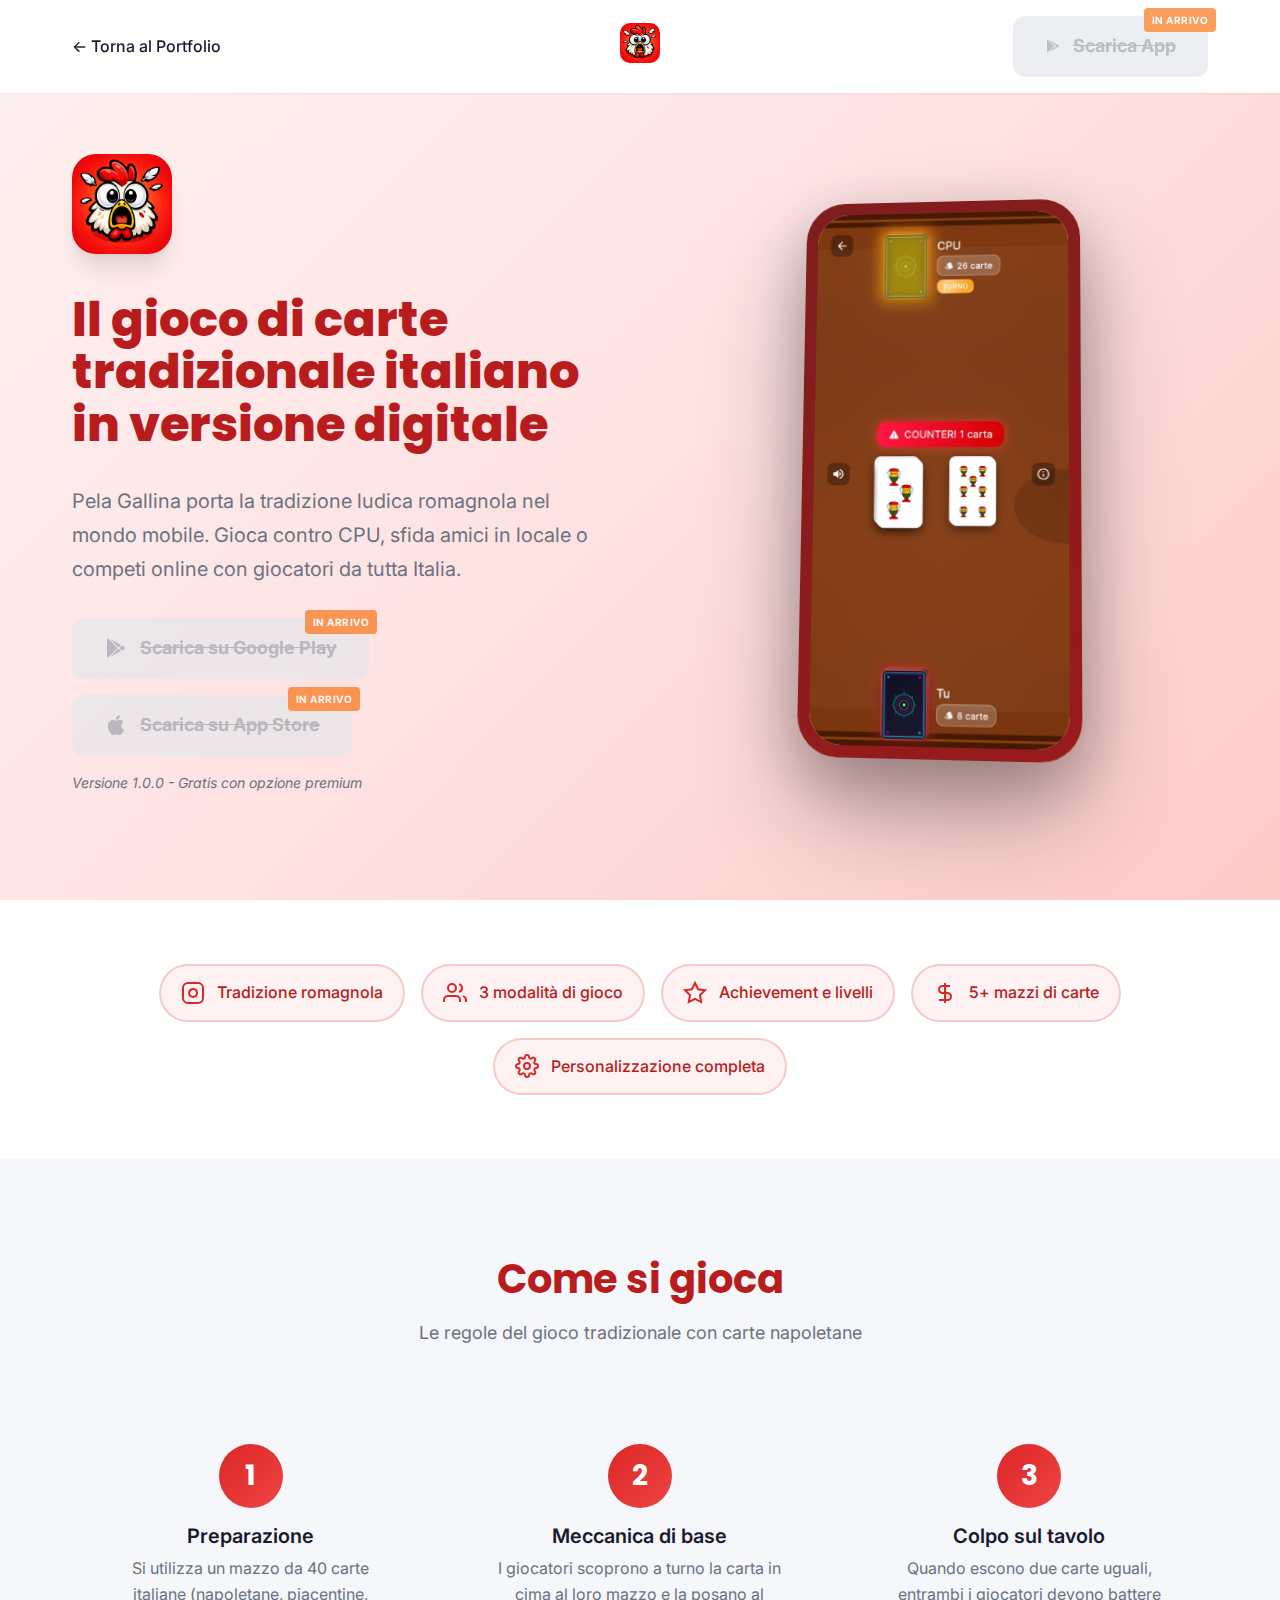
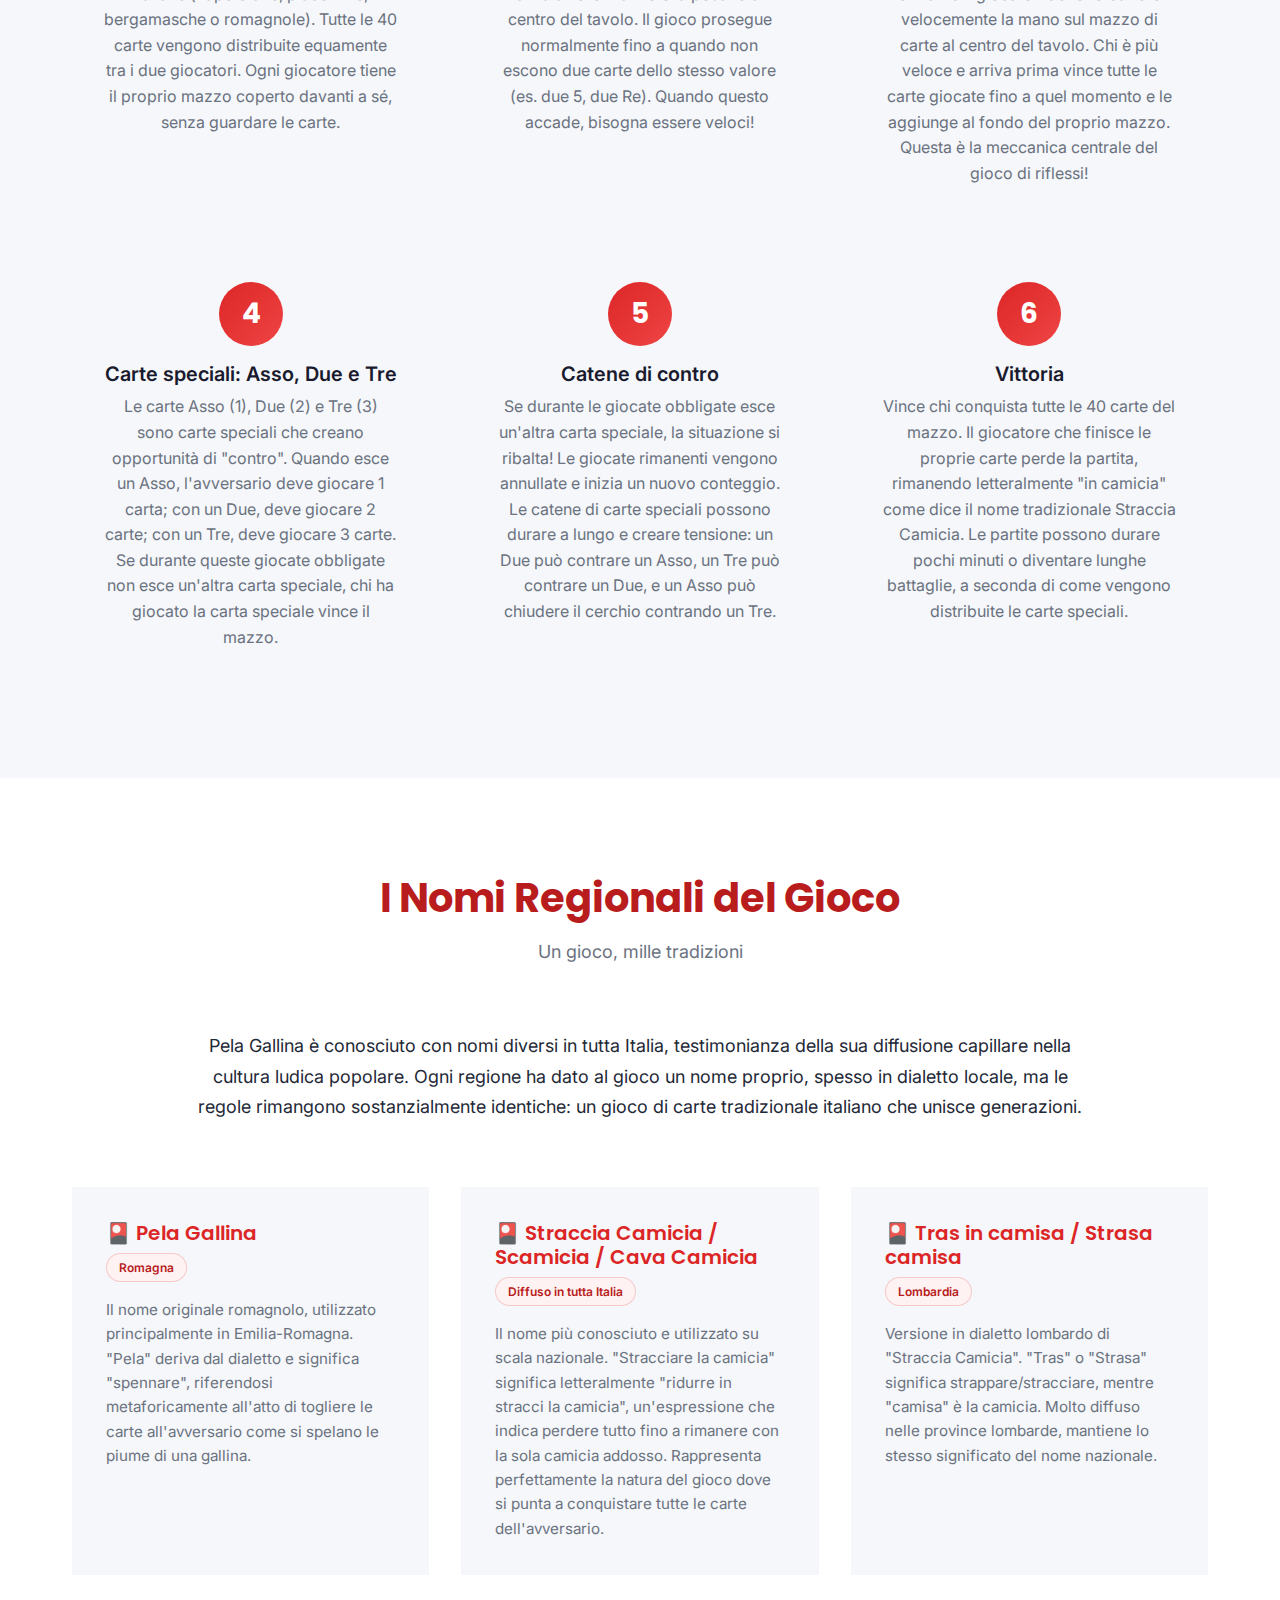
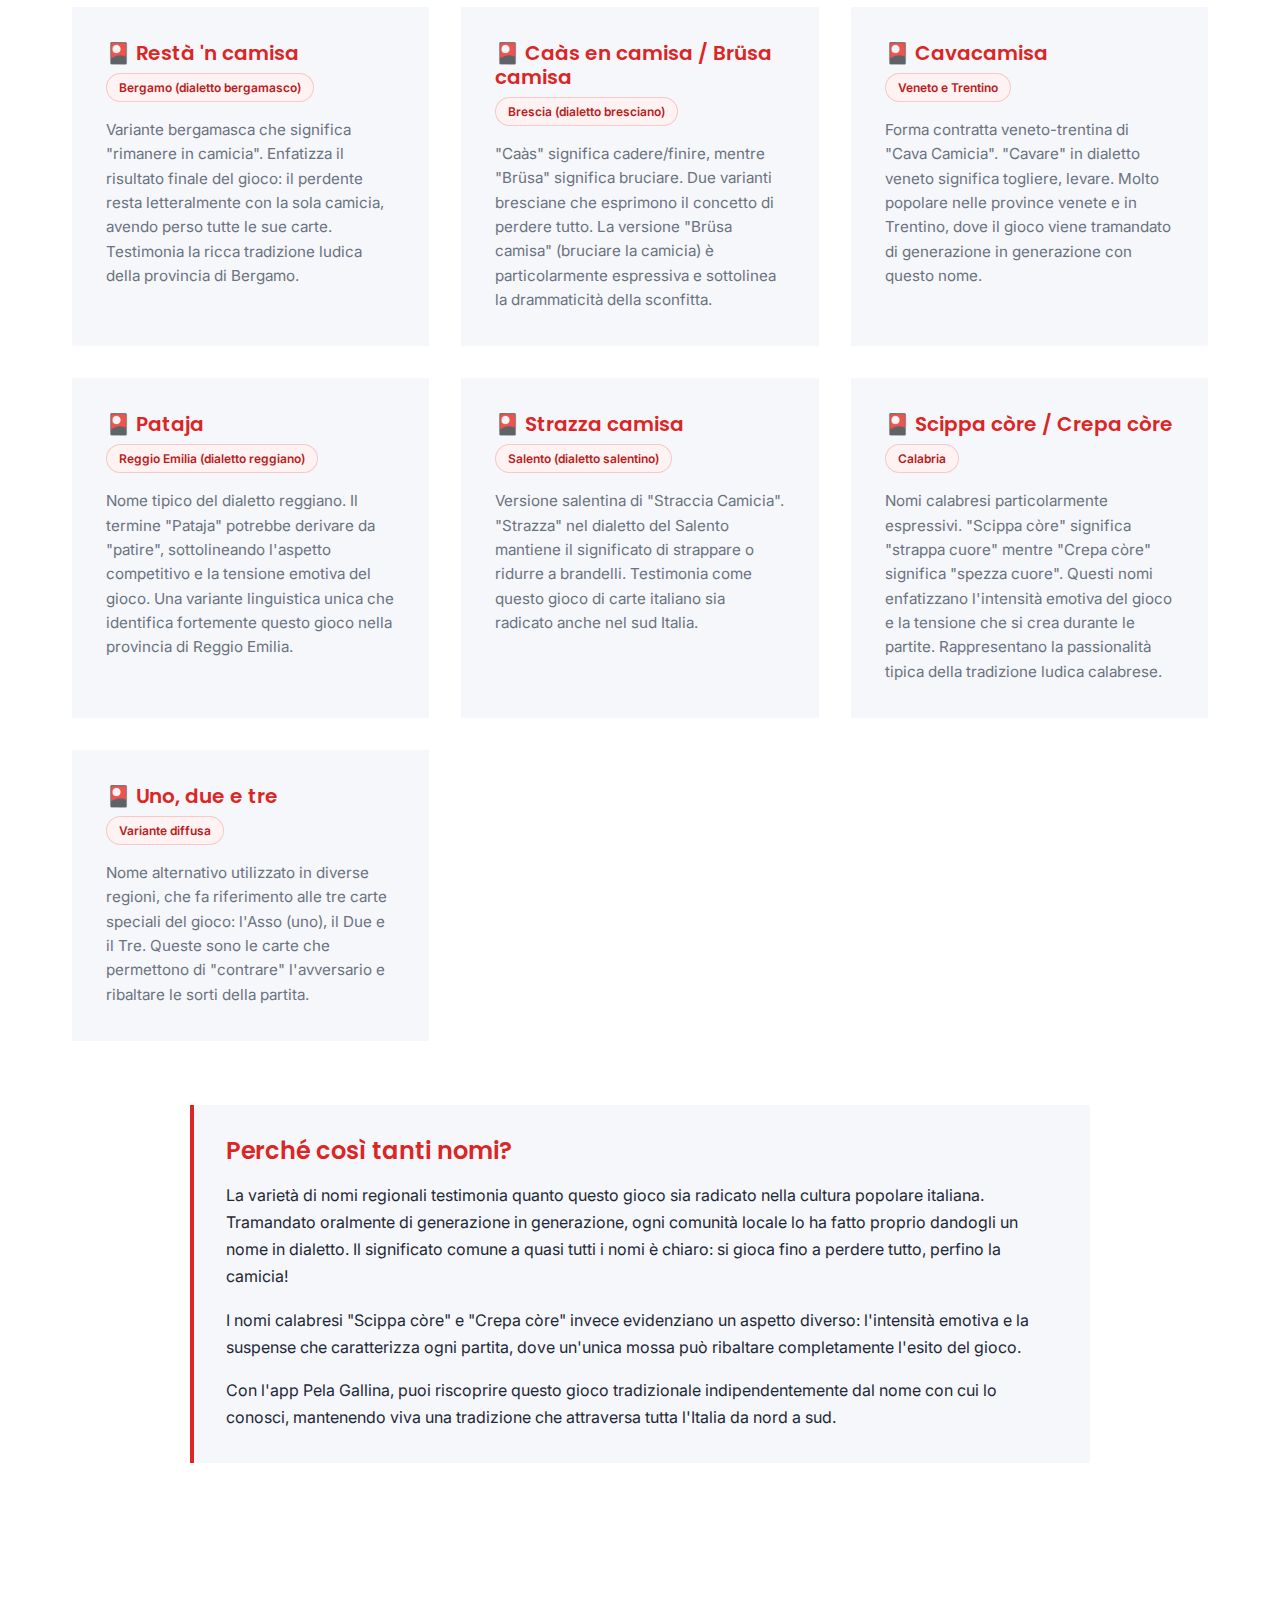
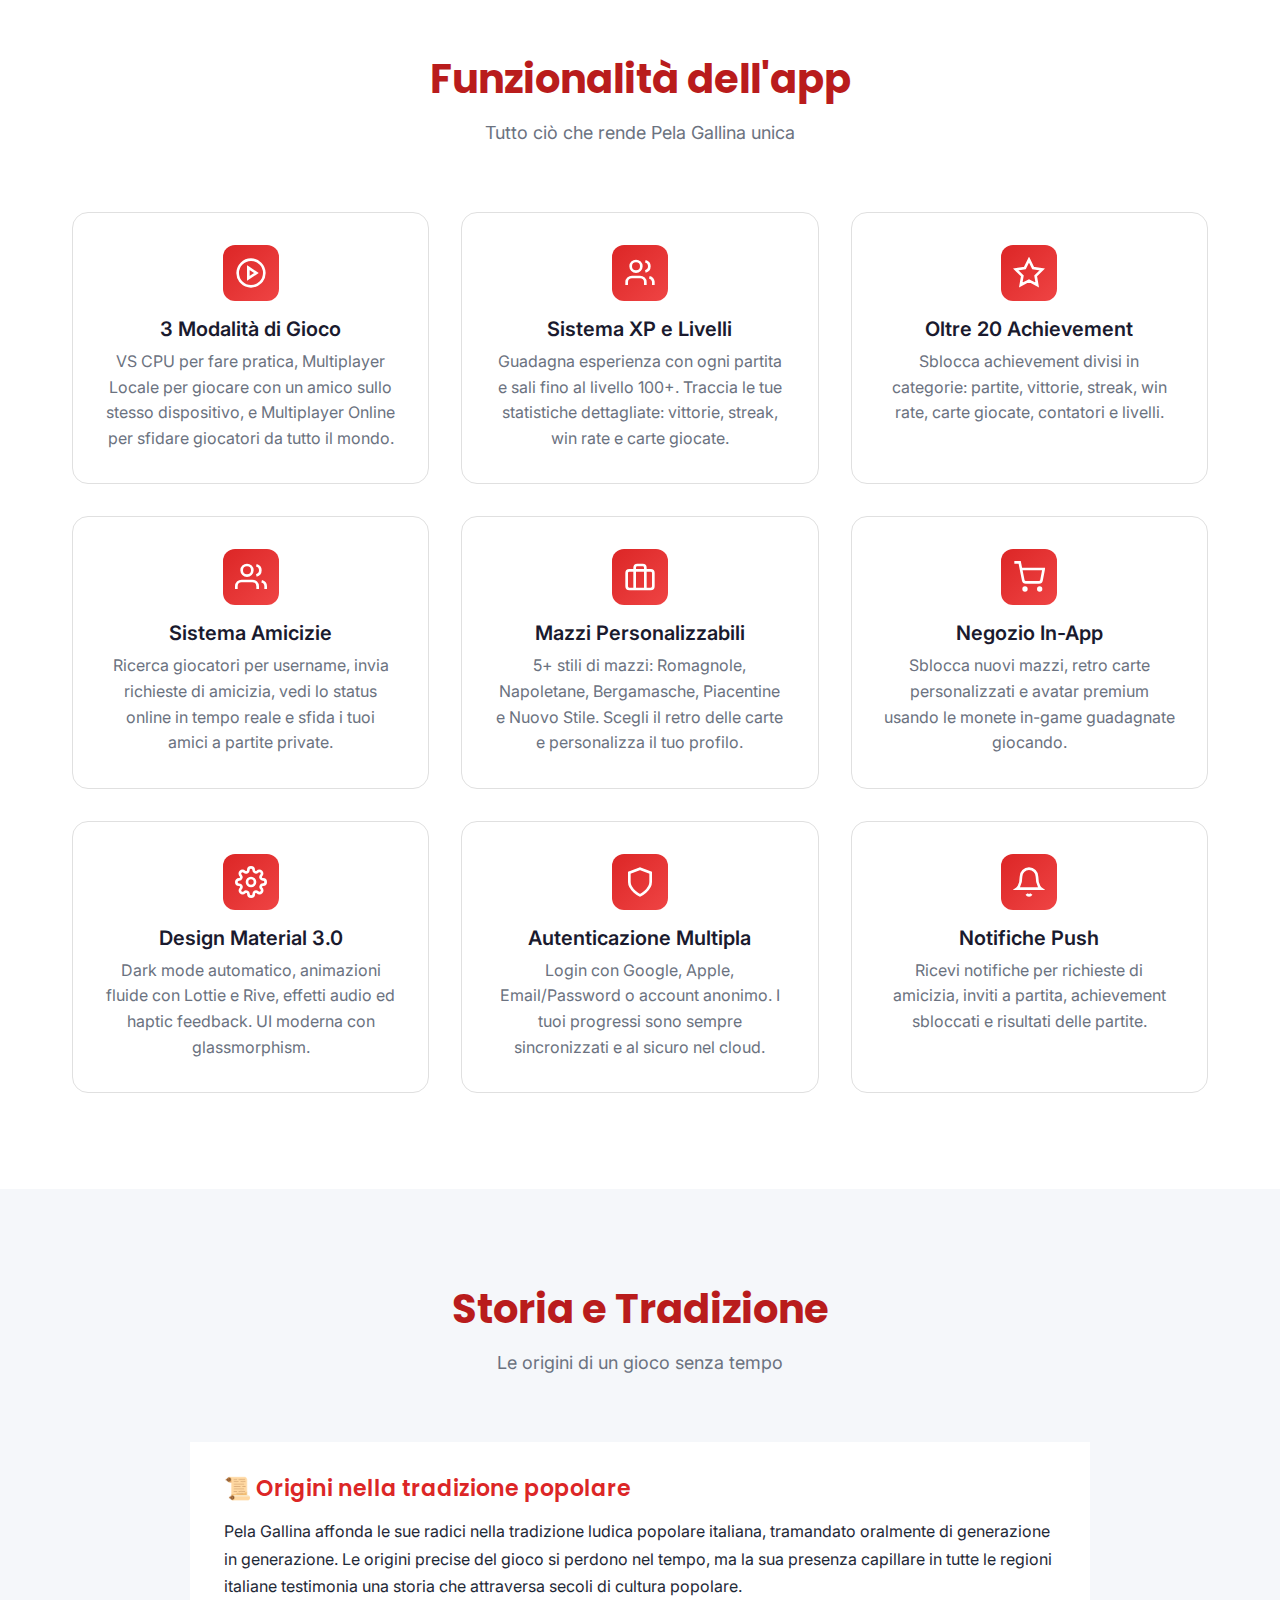
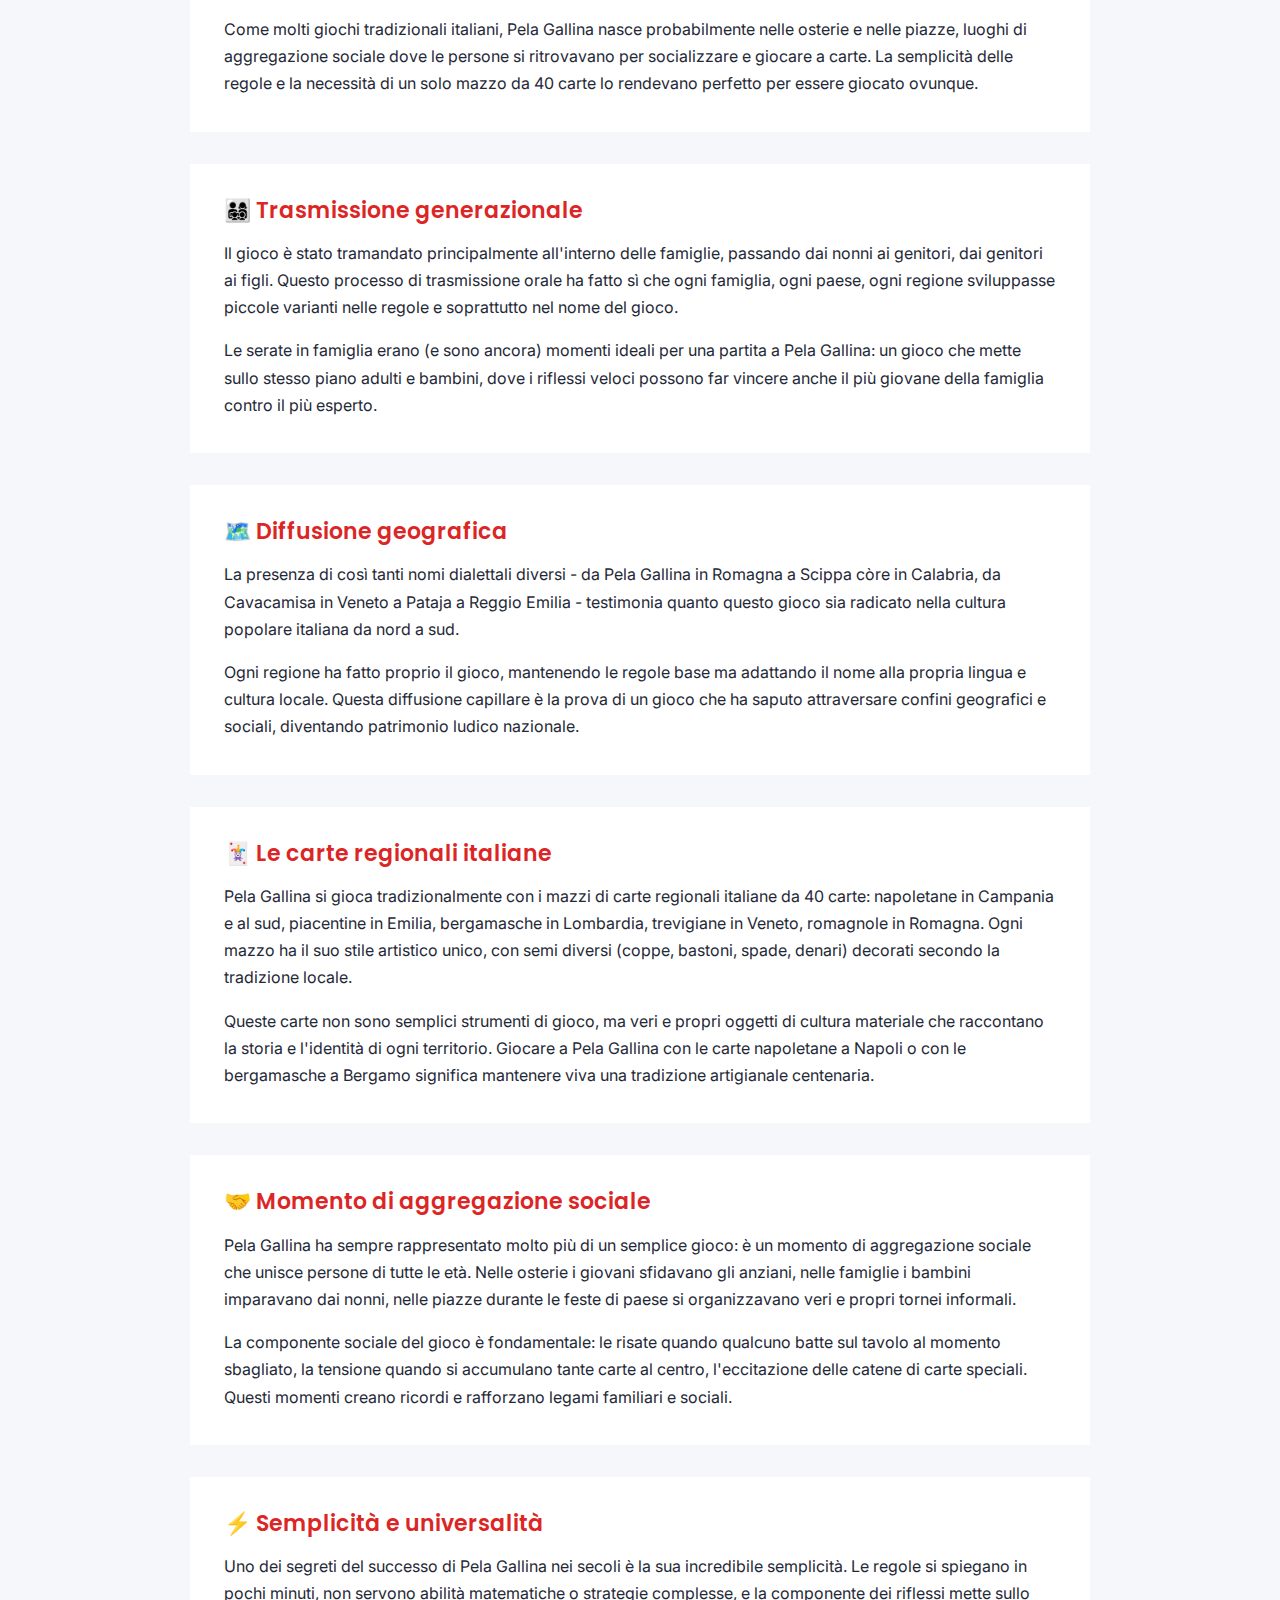
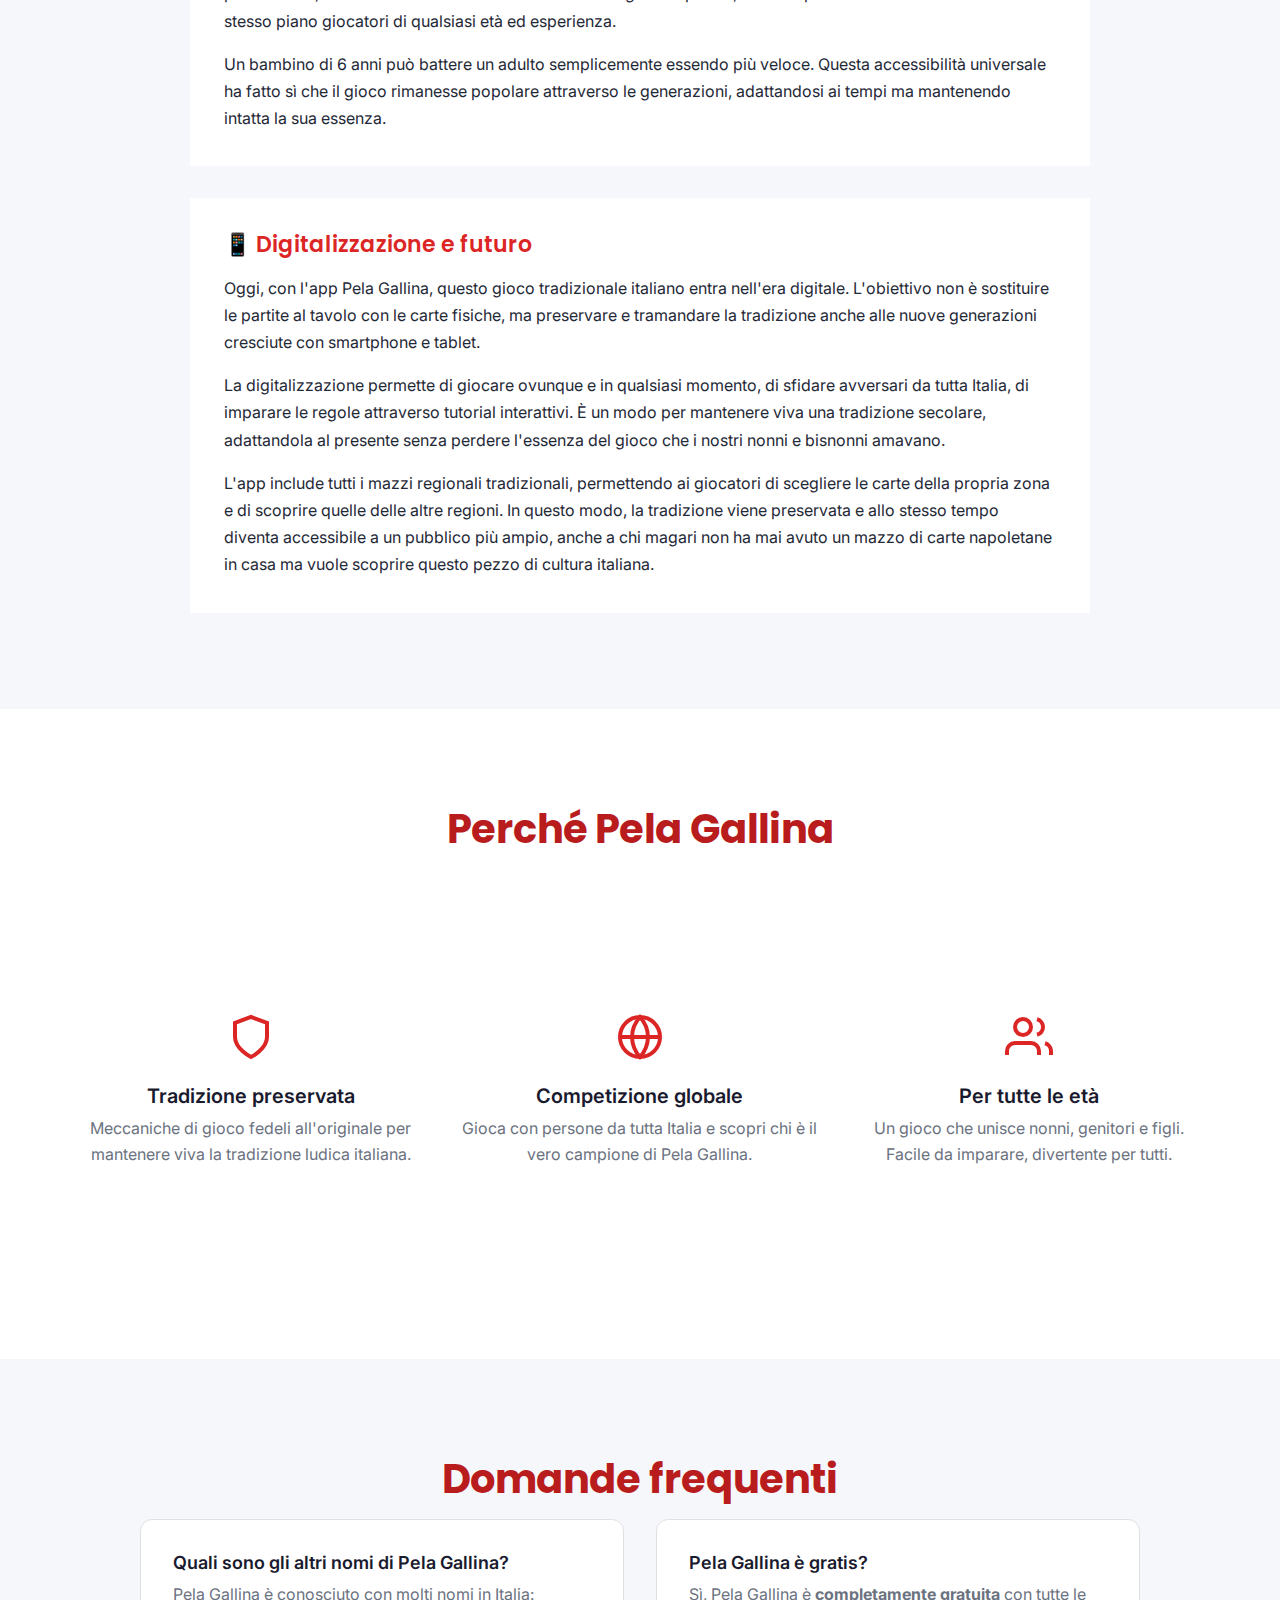
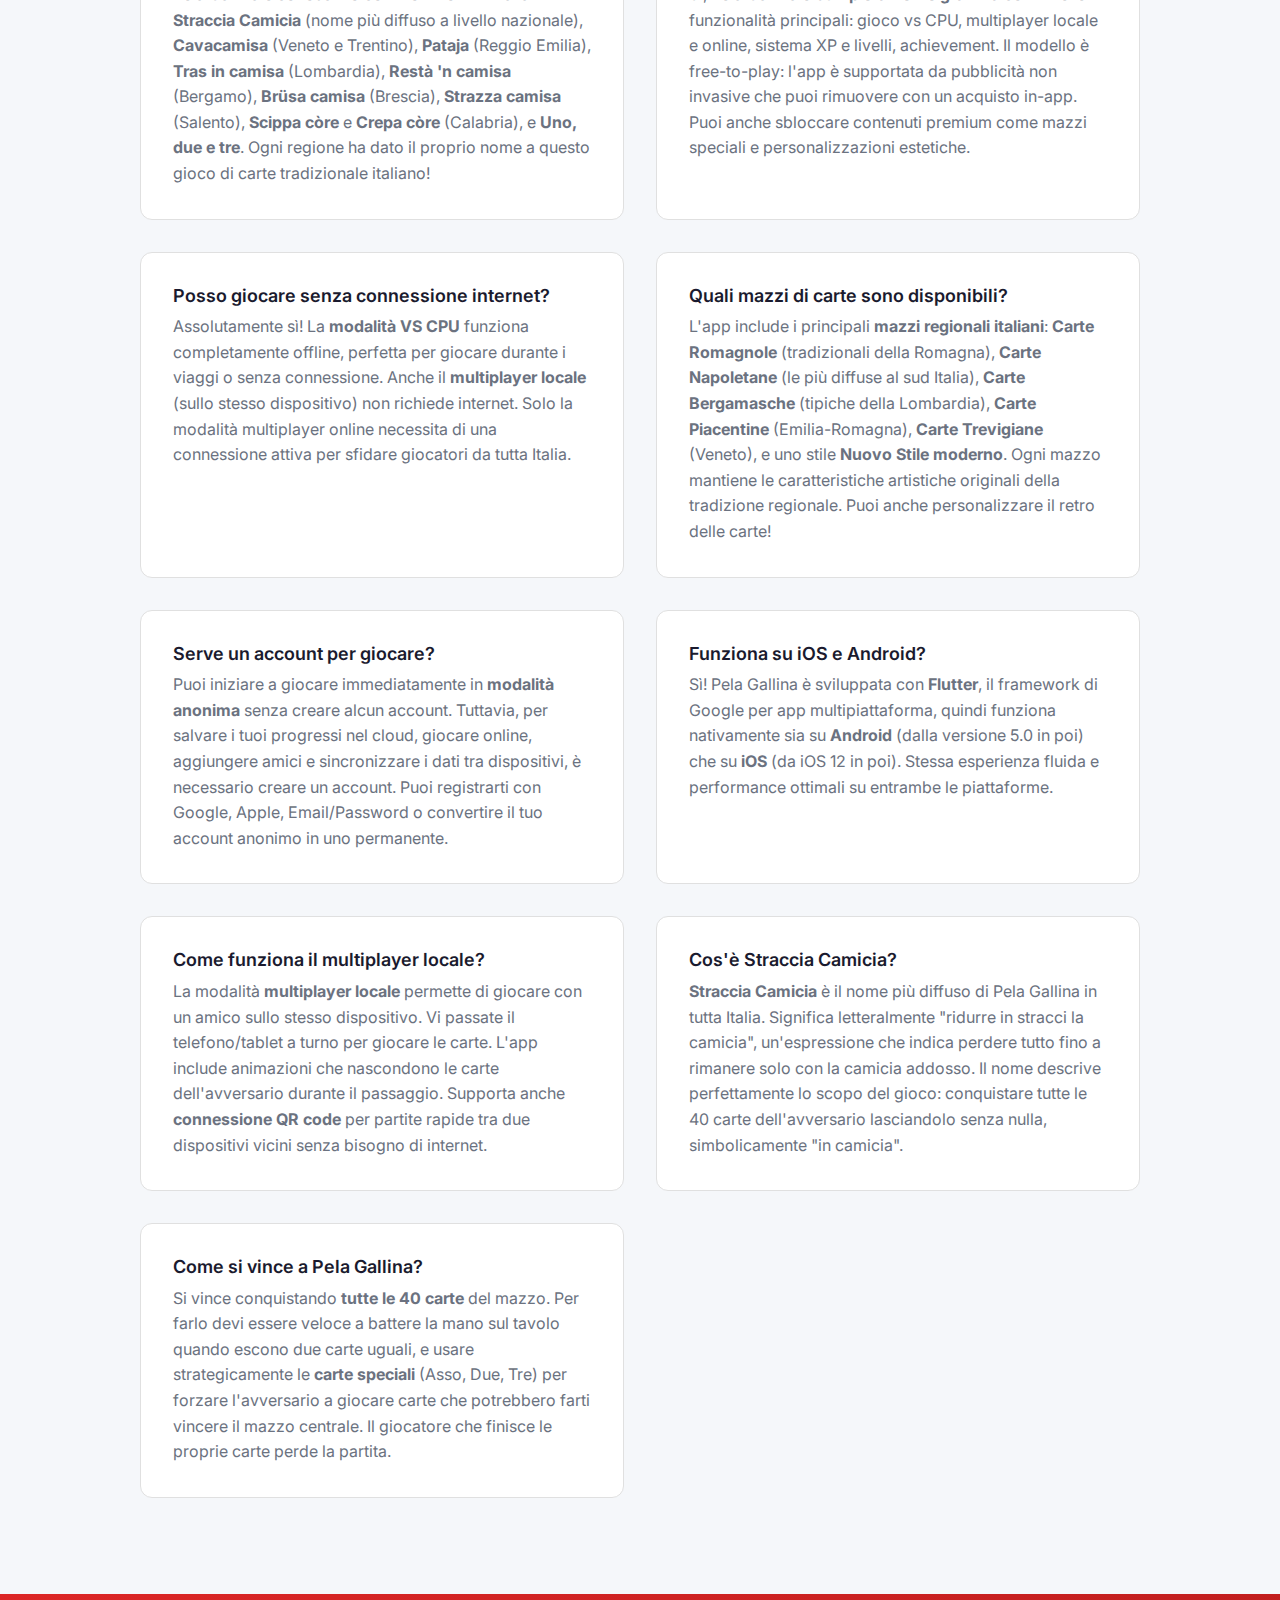
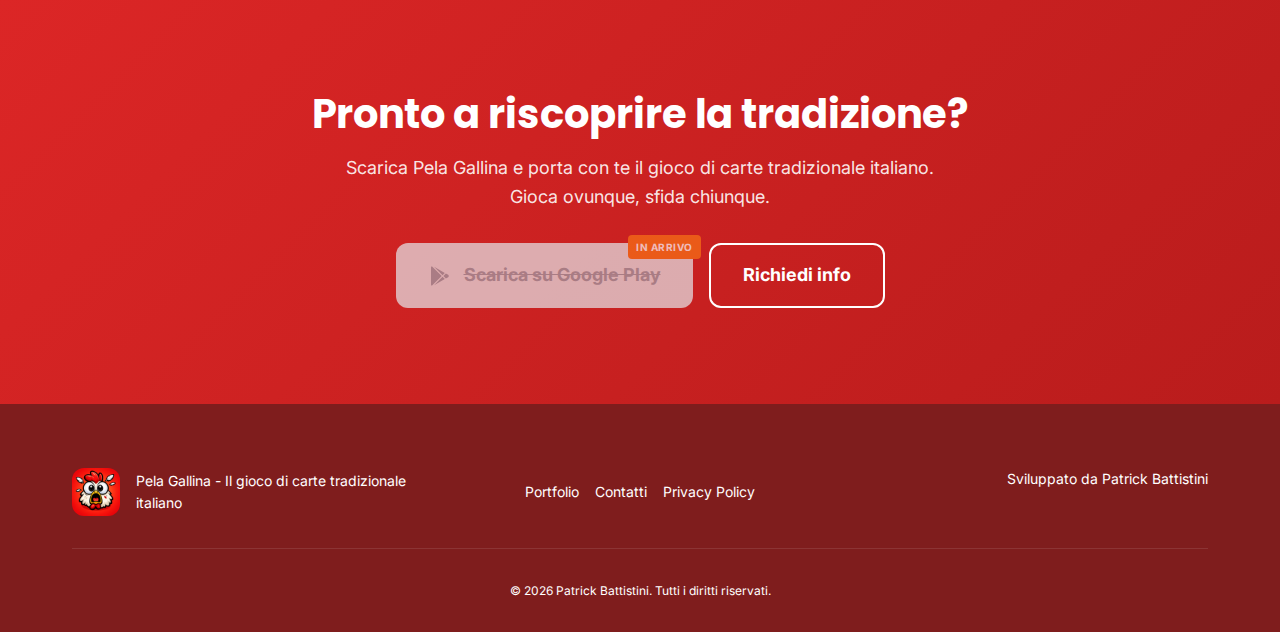
<file: pelagallina.html>
<!DOCTYPE html>
<html lang="it">
<head>
  <meta charset="UTF-8" />
  <meta name="viewport" content="width=device-width, initial-scale=1.0" />

  <!-- SEO Meta Tags -->
  <title>Pela Gallina | Gioco di Carte Tradizionale Italiano - App Android e iOS</title>
  <meta name="description" content="Pela Gallina: gioco di carte tradizionale italiano ora su app Android e iOS. Conosciuto anche come Straccia Camicia, Cavacamisa, Pataja. Gioca vs CPU, multiplayer locale e online." />
  <meta name="keywords" content="Pela Gallina, Spela Gallina, Straccia Camicia, gioco carte italiano, app carte tradizionali, gioco carte romagnolo, Pela Galletto, app giochi tradizionali, Flutter game, gioco carte mobile" />
  <meta name="author" content="Patrick Battistini" />
  <meta name="robots" content="index, follow" />
  <meta name="language" content="Italian" />

  <!-- Open Graph / Facebook -->
  <meta property="og:type" content="website" />
  <meta property="og:url" content="https://patrickbattistini.it/pelagallina.html" />
  <meta property="og:title" content="Pela Gallina | Gioco di Carte Tradizionale Italiano" />
  <meta property="og:description" content="Gioco di carte tradizionale italiano: Pela Gallina, Straccia Camicia, Cavacamisa. App Android e iOS con multiplayer locale e online." />
  <meta property="og:image" content="https://patrickbattistini.it/assets/pelagallina.png" />
  <meta property="og:locale" content="it_IT" />

  <!-- Twitter Card -->
  <meta name="twitter:card" content="summary_large_image" />
  <meta name="twitter:url" content="https://patrickbattistini.it/pelagallina.html" />
  <meta name="twitter:title" content="Pela Gallina | Gioco Carte Tradizionale" />
  <meta name="twitter:description" content="Gioco carte tradizionale italiano: Pela Gallina, Straccia Camicia. App Android/iOS multiplayer." />
  <meta name="twitter:image" content="https://patrickbattistini.it/assets/pelagallina.png" />

  <!-- Canonical URL -->
  <link rel="canonical" href="https://patrickbattistini.it/pelagallina.html" />

  <!-- Favicon -->
  <link rel="icon" type="image/png" sizes="32x32" href="assets/pelagallina.png">
  <link rel="apple-touch-icon" sizes="180x180" href="assets/pelagallina.png">

  <link rel="stylesheet" href="style.css">
  <link rel="preconnect" href="https://fonts.googleapis.com">
  <link rel="preconnect" href="https://fonts.gstatic.com" crossorigin>
  <link href="https://fonts.googleapis.com/css2?family=Inter:wght@300;400;500;600;700&family=Poppins:wght@600;700;800&display=swap" rel="stylesheet">
</head>
<body class="pelagallina-page">
  <!-- Navbar -->
  <nav class="navbar pelagallina-navbar" id="navbar">
    <div class="nav-container">
      <a href="index.html" class="nav-logo">← Torna al Portfolio</a>
      <div class="nav-center-logo">
        <img src="assets/pelagallina.png" alt="Pela Gallina Logo" class="nav-app-logo">
      </div>
      <span class="btn btn-pelagallina-nav btn-pelagallina-disabled">
        <svg xmlns="http://www.w3.org/2000/svg" width="16" height="16" viewBox="0 0 24 24" fill="currentColor">
          <path d="M3,20.5V3.5C3,2.91 3.34,2.39 3.84,2.15L13.69,12L3.84,21.85C3.34,21.6 3,21.09 3,20.5M16.81,15.12L6.05,21.34L14.54,12.85L16.81,15.12M20.16,10.81C20.5,11.08 20.75,11.5 20.75,12C20.75,12.5 20.53,12.9 20.18,13.18L17.89,14.5L15.39,12L17.89,9.5L20.16,10.81M6.05,2.66L16.81,8.88L14.54,11.15L6.05,2.66Z"/>
        </svg>
        <span class="btn-text-strikethrough">Scarica App</span>
        <span class="btn-coming-soon pelagallina-badge">in arrivo</span>
      </span>
    </div>
  </nav>

  <!-- Hero Section -->
  <section class="pelagallina-hero">
    <div class="pelagallina-hero-bg"></div>
    <div class="container">
      <div class="pelagallina-hero-content">
        <div class="pelagallina-hero-text">
          <div class="pelagallina-logo-wrapper">
            <img src="assets/pelagallina.png" alt="Logo Pela Gallina" class="pelagallina-hero-logo">
          </div>
          <h1 class="pelagallina-title">Il gioco di carte tradizionale italiano in versione digitale</h1>
          <p class="pelagallina-subtitle">
            Pela Gallina porta la tradizione ludica romagnola nel mondo mobile. Gioca contro CPU,
            sfida amici in locale o competi online con giocatori da tutta Italia.
          </p>
          <div class="pelagallina-cta-buttons">
            <span class="btn btn-pelagallina-disabled">
              <svg xmlns="http://www.w3.org/2000/svg" width="24" height="24" viewBox="0 0 24 24" fill="currentColor">
                <path d="M3,20.5V3.5C3,2.91 3.34,2.39 3.84,2.15L13.69,12L3.84,21.85C3.34,21.6 3,21.09 3,20.5M16.81,15.12L6.05,21.34L14.54,12.85L16.81,15.12M20.16,10.81C20.5,11.08 20.75,11.5 20.75,12C20.75,12.5 20.53,12.9 20.18,13.18L17.89,14.5L15.39,12L17.89,9.5L20.16,10.81M6.05,2.66L16.81,8.88L14.54,11.15L6.05,2.66Z"/>
              </svg>
              <span class="btn-text-strikethrough">Scarica su Google Play</span>
              <span class="btn-coming-soon pelagallina-badge">in arrivo</span>
            </span>
            <span class="btn btn-pelagallina-disabled">
              <svg xmlns="http://www.w3.org/2000/svg" width="24" height="24" viewBox="0 0 24 24" fill="currentColor">
                <path d="M18.71,19.5C17.88,20.74 17,21.95 15.66,21.97C14.32,22 13.89,21.18 12.37,21.18C10.84,21.18 10.37,21.95 9.1,22C7.79,22.05 6.8,20.68 5.96,19.47C4.25,17 2.94,12.45 4.7,9.39C5.57,7.87 7.13,6.91 8.82,6.88C10.1,6.86 11.32,7.75 12.11,7.75C12.89,7.75 14.37,6.68 15.92,6.84C16.57,6.87 18.39,7.1 19.56,8.82C19.47,8.88 17.39,10.1 17.41,12.63C17.44,15.65 20.06,16.66 20.09,16.67C20.06,16.74 19.67,18.11 18.71,19.5M13,3.5C13.73,2.67 14.94,2.04 15.94,2C16.07,3.17 15.6,4.35 14.9,5.19C14.21,6.04 13.07,6.7 11.95,6.61C11.8,5.46 12.36,4.26 13,3.5Z"/>
              </svg>
              <span class="btn-text-strikethrough">Scarica su App Store</span>
              <span class="btn-coming-soon pelagallina-badge">in arrivo</span>
            </span>
          </div>
          <p class="pelagallina-cta-note">Versione 1.0.0 - Gratis con opzione premium</p>
        </div>
        <div class="pelagallina-hero-mockup">
          <div class="phone-mockup pelagallina-phone">
            <div class="phone-screen">
              <img src="assets/screen_pelagallina.jpeg" alt="Screenshot dell'app Pela Gallina che mostra la schermata di gioco con carte italiane tradizionali" onerror="this.style.display='none'">
              <div class="phone-placeholder">
                <svg xmlns="http://www.w3.org/2000/svg" width="64" height="64" viewBox="0 0 24 24" fill="none" stroke="currentColor" stroke-width="1.5">
                  <rect x="5" y="2" width="14" height="20" rx="2" ry="2"></rect>
                  <line x1="12" y1="18" x2="12.01" y2="18"></line>
                </svg>
                <span>Screenshot App</span>
              </div>
            </div>
          </div>
        </div>
      </div>
    </div>
  </section>

  <!-- Benefits Pills -->
  <section class="pelagallina-benefits">
    <div class="container">
      <div class="benefits-grid">
        <div class="benefit-pill pelagallina-pill">
          <svg xmlns="http://www.w3.org/2000/svg" width="24" height="24" viewBox="0 0 24 24" fill="none" stroke="currentColor" stroke-width="2">
            <rect x="2" y="2" width="20" height="20" rx="5" ry="5"></rect>
            <path d="M16 11.37A4 4 0 1 1 12.63 8 4 4 0 0 1 16 11.37z"></path>
          </svg>
          <span>Tradizione romagnola</span>
        </div>
        <div class="benefit-pill pelagallina-pill">
          <svg xmlns="http://www.w3.org/2000/svg" width="24" height="24" viewBox="0 0 24 24" fill="none" stroke="currentColor" stroke-width="2">
            <path d="M17 21v-2a4 4 0 0 0-4-4H5a4 4 0 0 0-4 4v2"></path>
            <circle cx="9" cy="7" r="4"></circle>
            <path d="M23 21v-2a4 4 0 0 0-3-3.87"></path>
            <path d="M16 3.13a4 4 0 0 1 0 7.75"></path>
          </svg>
          <span>3 modalità di gioco</span>
        </div>
        <div class="benefit-pill pelagallina-pill">
          <svg xmlns="http://www.w3.org/2000/svg" width="24" height="24" viewBox="0 0 24 24" fill="none" stroke="currentColor" stroke-width="2">
            <polygon points="12 2 15.09 8.26 22 9.27 17 14.14 18.18 21.02 12 17.77 5.82 21.02 7 14.14 2 9.27 8.91 8.26 12 2"></polygon>
          </svg>
          <span>Achievement e livelli</span>
        </div>
        <div class="benefit-pill pelagallina-pill">
          <svg xmlns="http://www.w3.org/2000/svg" width="24" height="24" viewBox="0 0 24 24" fill="none" stroke="currentColor" stroke-width="2">
            <path d="M12 2v20M17 5H9.5a3.5 3.5 0 0 0 0 7h5a3.5 3.5 0 0 1 0 7H6"></path>
          </svg>
          <span>5+ mazzi di carte</span>
        </div>
        <div class="benefit-pill pelagallina-pill">
          <svg xmlns="http://www.w3.org/2000/svg" width="24" height="24" viewBox="0 0 24 24" fill="none" stroke="currentColor" stroke-width="2">
            <circle cx="12" cy="12" r="3"></circle>
            <path d="M19.4 15a1.65 1.65 0 0 0 .33 1.82l.06.06a2 2 0 0 1 0 2.83 2 2 0 0 1-2.83 0l-.06-.06a1.65 1.65 0 0 0-1.82-.33 1.65 1.65 0 0 0-1 1.51V21a2 2 0 0 1-2 2 2 2 0 0 1-2-2v-.09A1.65 1.65 0 0 0 9 19.4a1.65 1.65 0 0 0-1.82.33l-.06.06a2 2 0 0 1-2.83 0 2 2 0 0 1 0-2.83l.06-.06a1.65 1.65 0 0 0 .33-1.82 1.65 1.65 0 0 0-1.51-1H3a2 2 0 0 1-2-2 2 2 0 0 1 2-2h.09A1.65 1.65 0 0 0 4.6 9a1.65 1.65 0 0 0-.33-1.82l-.06-.06a2 2 0 0 1 0-2.83 2 2 0 0 1 2.83 0l.06.06a1.65 1.65 0 0 0 1.82.33H9a1.65 1.65 0 0 0 1-1.51V3a2 2 0 0 1 2-2 2 2 0 0 1 2 2v.09a1.65 1.65 0 0 0 1 1.51 1.65 1.65 0 0 0 1.82-.33l.06-.06a2 2 0 0 1 2.83 0 2 2 0 0 1 0 2.83l-.06.06a1.65 1.65 0 0 0-.33 1.82V9a1.65 1.65 0 0 0 1.51 1H21a2 2 0 0 1 2 2 2 2 0 0 1-2 2h-.09a1.65 1.65 0 0 0-1.51 1z"></path>
          </svg>
          <span>Personalizzazione completa</span>
        </div>
      </div>
    </div>
  </section>

  <!-- How it Works -->
  <section class="pelagallina-how">
    <div class="container">
      <h2 class="pelagallina-section-title">Come si gioca</h2>
      <p class="pelagallina-section-subtitle">Le regole del gioco tradizionale con carte napoletane</p>

      <div class="steps-grid">
        <div class="step-card pelagallina-step">
          <div class="step-number pelagallina-step-number">1</div>
          <h3>Preparazione</h3>
          <p>Si utilizza un mazzo da 40 carte italiane (napoletane, piacentine, bergamasche o romagnole). Tutte le 40 carte vengono distribuite equamente tra i due giocatori. Ogni giocatore tiene il proprio mazzo coperto davanti a sé, senza guardare le carte.</p>
        </div>
        <div class="step-card pelagallina-step">
          <div class="step-number pelagallina-step-number">2</div>
          <h3>Meccanica di base</h3>
          <p>I giocatori scoprono a turno la carta in cima al loro mazzo e la posano al centro del tavolo. Il gioco prosegue normalmente fino a quando non escono due carte dello stesso valore (es. due 5, due Re). Quando questo accade, bisogna essere veloci!</p>
        </div>
        <div class="step-card pelagallina-step">
          <div class="step-number pelagallina-step-number">3</div>
          <h3>Colpo sul tavolo</h3>
          <p>Quando escono due carte uguali, entrambi i giocatori devono battere velocemente la mano sul mazzo di carte al centro del tavolo. Chi è più veloce e arriva prima vince tutte le carte giocate fino a quel momento e le aggiunge al fondo del proprio mazzo. Questa è la meccanica centrale del gioco di riflessi!</p>
        </div>
        <div class="step-card pelagallina-step">
          <div class="step-number pelagallina-step-number">4</div>
          <h3>Carte speciali: Asso, Due e Tre</h3>
          <p>Le carte Asso (1), Due (2) e Tre (3) sono carte speciali che creano opportunità di "contro". Quando esce un Asso, l'avversario deve giocare 1 carta; con un Due, deve giocare 2 carte; con un Tre, deve giocare 3 carte. Se durante queste giocate obbligate non esce un'altra carta speciale, chi ha giocato la carta speciale vince il mazzo.</p>
        </div>
        <div class="step-card pelagallina-step">
          <div class="step-number pelagallina-step-number">5</div>
          <h3>Catene di contro</h3>
          <p>Se durante le giocate obbligate esce un'altra carta speciale, la situazione si ribalta! Le giocate rimanenti vengono annullate e inizia un nuovo conteggio. Le catene di carte speciali possono durare a lungo e creare tensione: un Due può contrare un Asso, un Tre può contrare un Due, e un Asso può chiudere il cerchio contrando un Tre.</p>
        </div>
        <div class="step-card pelagallina-step">
          <div class="step-number pelagallina-step-number">6</div>
          <h3>Vittoria</h3>
          <p>Vince chi conquista tutte le 40 carte del mazzo. Il giocatore che finisce le proprie carte perde la partita, rimanendo letteralmente "in camicia" come dice il nome tradizionale Straccia Camicia. Le partite possono durare pochi minuti o diventare lunghe battaglie, a seconda di come vengono distribuite le carte speciali.</p>
        </div>
      </div>
    </div>
  </section>

  <!-- Regional Names Section -->
  <section class="pelagallina-regional-names">
    <div class="container">
      <h2 class="pelagallina-section-title">I Nomi Regionali del Gioco</h2>
      <p class="pelagallina-section-subtitle">Un gioco, mille tradizioni</p>

      <div class="regional-intro">
        <p>Pela Gallina è conosciuto con nomi diversi in tutta Italia, testimonianza della sua diffusione capillare nella cultura ludica popolare. Ogni regione ha dato al gioco un nome proprio, spesso in dialetto locale, ma le regole rimangono sostanzialmente identiche: un gioco di carte tradizionale italiano che unisce generazioni.</p>
      </div>

      <div class="regional-names-list">
        <div class="regional-name-item">
          <h3>🎴 Pela Gallina</h3>
          <p class="region-badge">Romagna</p>
          <p>Il nome originale romagnolo, utilizzato principalmente in Emilia-Romagna. "Pela" deriva dal dialetto e significa "spennare", riferendosi metaforicamente all'atto di togliere le carte all'avversario come si spelano le piume di una gallina.</p>
        </div>

        <div class="regional-name-item">
          <h3>🎴 Straccia Camicia / Scamicia / Cava Camicia</h3>
          <p class="region-badge">Diffuso in tutta Italia</p>
          <p>Il nome più conosciuto e utilizzato su scala nazionale. "Stracciare la camicia" significa letteralmente "ridurre in stracci la camicia", un'espressione che indica perdere tutto fino a rimanere con la sola camicia addosso. Rappresenta perfettamente la natura del gioco dove si punta a conquistare tutte le carte dell'avversario.</p>
        </div>

        <div class="regional-name-item">
          <h3>🎴 Tras in camisa / Strasa camisa</h3>
          <p class="region-badge">Lombardia</p>
          <p>Versione in dialetto lombardo di "Straccia Camicia". "Tras" o "Strasa" significa strappare/stracciare, mentre "camisa" è la camicia. Molto diffuso nelle province lombarde, mantiene lo stesso significato del nome nazionale.</p>
        </div>

        <div class="regional-name-item">
          <h3>🎴 Restà 'n camisa</h3>
          <p class="region-badge">Bergamo (dialetto bergamasco)</p>
          <p>Variante bergamasca che significa "rimanere in camicia". Enfatizza il risultato finale del gioco: il perdente resta letteralmente con la sola camicia, avendo perso tutte le sue carte. Testimonia la ricca tradizione ludica della provincia di Bergamo.</p>
        </div>

        <div class="regional-name-item">
          <h3>🎴 Caàs en camisa / Brüsa camisa</h3>
          <p class="region-badge">Brescia (dialetto bresciano)</p>
          <p>"Caàs" significa cadere/finire, mentre "Brüsa" significa bruciare. Due varianti bresciane che esprimono il concetto di perdere tutto. La versione "Brüsa camisa" (bruciare la camicia) è particolarmente espressiva e sottolinea la drammaticità della sconfitta.</p>
        </div>

        <div class="regional-name-item">
          <h3>🎴 Cavacamisa</h3>
          <p class="region-badge">Veneto e Trentino</p>
          <p>Forma contratta veneto-trentina di "Cava Camicia". "Cavare" in dialetto veneto significa togliere, levare. Molto popolare nelle province venete e in Trentino, dove il gioco viene tramandato di generazione in generazione con questo nome.</p>
        </div>

        <div class="regional-name-item">
          <h3>🎴 Pataja</h3>
          <p class="region-badge">Reggio Emilia (dialetto reggiano)</p>
          <p>Nome tipico del dialetto reggiano. Il termine "Pataja" potrebbe derivare da "patire", sottolineando l'aspetto competitivo e la tensione emotiva del gioco. Una variante linguistica unica che identifica fortemente questo gioco nella provincia di Reggio Emilia.</p>
        </div>

        <div class="regional-name-item">
          <h3>🎴 Strazza camisa</h3>
          <p class="region-badge">Salento (dialetto salentino)</p>
          <p>Versione salentina di "Straccia Camicia". "Strazza" nel dialetto del Salento mantiene il significato di strappare o ridurre a brandelli. Testimonia come questo gioco di carte italiano sia radicato anche nel sud Italia.</p>
        </div>

        <div class="regional-name-item">
          <h3>🎴 Scippa còre / Crepa còre</h3>
          <p class="region-badge">Calabria</p>
          <p>Nomi calabresi particolarmente espressivi. "Scippa còre" significa "strappa cuore" mentre "Crepa còre" significa "spezza cuore". Questi nomi enfatizzano l'intensità emotiva del gioco e la tensione che si crea durante le partite. Rappresentano la passionalità tipica della tradizione ludica calabrese.</p>
        </div>

        <div class="regional-name-item">
          <h3>🎴 Uno, due e tre</h3>
          <p class="region-badge">Variante diffusa</p>
          <p>Nome alternativo utilizzato in diverse regioni, che fa riferimento alle tre carte speciali del gioco: l'Asso (uno), il Due e il Tre. Queste sono le carte che permettono di "contrare" l'avversario e ribaltare le sorti della partita.</p>
        </div>
      </div>

      <div class="regional-conclusion">
        <h3>Perché così tanti nomi?</h3>
        <p>La varietà di nomi regionali testimonia quanto questo gioco sia radicato nella cultura popolare italiana. Tramandato oralmente di generazione in generazione, ogni comunità locale lo ha fatto proprio dandogli un nome in dialetto. Il significato comune a quasi tutti i nomi è chiaro: si gioca fino a perdere tutto, perfino la camicia!</p>
        <p>I nomi calabresi "Scippa còre" e "Crepa còre" invece evidenziano un aspetto diverso: l'intensità emotiva e la suspense che caratterizza ogni partita, dove un'unica mossa può ribaltare completamente l'esito del gioco.</p>
        <p>Con l'app Pela Gallina, puoi riscoprire questo gioco tradizionale indipendentemente dal nome con cui lo conosci, mantenendo viva una tradizione che attraversa tutta l'Italia da nord a sud.</p>
      </div>
    </div>
  </section>

  <!-- Features Section -->
  <section class="pelagallina-features">
    <div class="container">
      <h2 class="pelagallina-section-title">Funzionalità dell'app</h2>
      <p class="pelagallina-section-subtitle">Tutto ciò che rende Pela Gallina unica</p>

      <div class="features-grid pelagallina-features-grid">
        <!-- Feature 1 - Modalità Gioco -->
        <div class="feature-card pelagallina-feature">
          <div class="feature-icon pelagallina-icon">
            <svg xmlns="http://www.w3.org/2000/svg" width="32" height="32" viewBox="0 0 24 24" fill="none" stroke="currentColor" stroke-width="2">
              <circle cx="12" cy="12" r="10"></circle>
              <polygon points="10 8 16 12 10 16 10 8"></polygon>
            </svg>
          </div>
          <h3>3 Modalità di Gioco</h3>
          <p>VS CPU per fare pratica, Multiplayer Locale per giocare con un amico sullo stesso dispositivo, e Multiplayer Online per sfidare giocatori da tutto il mondo.</p>
        </div>

        <!-- Feature 2 - Progressione -->
        <div class="feature-card pelagallina-feature">
          <div class="feature-icon pelagallina-icon">
            <svg xmlns="http://www.w3.org/2000/svg" width="32" height="32" viewBox="0 0 24 24" fill="none" stroke="currentColor" stroke-width="2">
              <path d="M16 21v-2a4 4 0 0 0-4-4H6a4 4 0 0 0-4 4v2"></path>
              <circle cx="9" cy="7" r="4"></circle>
              <path d="M22 21v-2a4 4 0 0 0-3-3.87M16 3.13a4 4 0 0 1 0 7.75"></path>
            </svg>
          </div>
          <h3>Sistema XP e Livelli</h3>
          <p>Guadagna esperienza con ogni partita e sali fino al livello 100+. Traccia le tue statistiche dettagliate: vittorie, streak, win rate e carte giocate.</p>
        </div>

        <!-- Feature 3 - Achievement -->
        <div class="feature-card pelagallina-feature">
          <div class="feature-icon pelagallina-icon">
            <svg xmlns="http://www.w3.org/2000/svg" width="32" height="32" viewBox="0 0 24 24" fill="none" stroke="currentColor" stroke-width="2">
              <polygon points="12 2 15.09 8.26 22 9.27 17 14.14 18.18 21.02 12 17.77 5.82 21.02 7 14.14 2 9.27 8.91 8.26 12 2"></polygon>
            </svg>
          </div>
          <h3>Oltre 20 Achievement</h3>
          <p>Sblocca achievement divisi in categorie: partite, vittorie, streak, win rate, carte giocate, contatori e livelli.</p>
        </div>

        <!-- Feature 4 - Social -->
        <div class="feature-card pelagallina-feature">
          <div class="feature-icon pelagallina-icon">
            <svg xmlns="http://www.w3.org/2000/svg" width="32" height="32" viewBox="0 0 24 24" fill="none" stroke="currentColor" stroke-width="2">
              <path d="M17 21v-2a4 4 0 0 0-4-4H5a4 4 0 0 0-4 4v2"></path>
              <circle cx="9" cy="7" r="4"></circle>
              <path d="M23 21v-2a4 4 0 0 0-3-3.87"></path>
              <path d="M16 3.13a4 4 0 0 1 0 7.75"></path>
            </svg>
          </div>
          <h3>Sistema Amicizie</h3>
          <p>Ricerca giocatori per username, invia richieste di amicizia, vedi lo status online in tempo reale e sfida i tuoi amici a partite private.</p>
        </div>

        <!-- Feature 5 - Mazzi -->
        <div class="feature-card pelagallina-feature">
          <div class="feature-icon pelagallina-icon">
            <svg xmlns="http://www.w3.org/2000/svg" width="32" height="32" viewBox="0 0 24 24" fill="none" stroke="currentColor" stroke-width="2">
              <rect x="2" y="7" width="20" height="14" rx="2" ry="2"></rect>
              <path d="M16 21V5a2 2 0 0 0-2-2h-4a2 2 0 0 0-2 2v16"></path>
            </svg>
          </div>
          <h3>Mazzi Personalizzabili</h3>
          <p>5+ stili di mazzi: Romagnole, Napoletane, Bergamasche, Piacentine e Nuovo Stile. Scegli il retro delle carte e personalizza il tuo profilo.</p>
        </div>

        <!-- Feature 6 - Negozio -->
        <div class="feature-card pelagallina-feature">
          <div class="feature-icon pelagallina-icon">
            <svg xmlns="http://www.w3.org/2000/svg" width="32" height="32" viewBox="0 0 24 24" fill="none" stroke="currentColor" stroke-width="2">
              <circle cx="9" cy="21" r="1"></circle>
              <circle cx="20" cy="21" r="1"></circle>
              <path d="M1 1h4l2.68 13.39a2 2 0 0 0 2 1.61h9.72a2 2 0 0 0 2-1.61L23 6H6"></path>
            </svg>
          </div>
          <h3>Negozio In-App</h3>
          <p>Sblocca nuovi mazzi, retro carte personalizzati e avatar premium usando le monete in-game guadagnate giocando.</p>
        </div>

        <!-- Feature 7 - UI Moderna -->
        <div class="feature-card pelagallina-feature">
          <div class="feature-icon pelagallina-icon">
            <svg xmlns="http://www.w3.org/2000/svg" width="32" height="32" viewBox="0 0 24 24" fill="none" stroke="currentColor" stroke-width="2">
              <circle cx="12" cy="12" r="3"></circle>
              <path d="M19.4 15a1.65 1.65 0 0 0 .33 1.82l.06.06a2 2 0 0 1 0 2.83 2 2 0 0 1-2.83 0l-.06-.06a1.65 1.65 0 0 0-1.82-.33 1.65 1.65 0 0 0-1 1.51V21a2 2 0 0 1-2 2 2 2 0 0 1-2-2v-.09A1.65 1.65 0 0 0 9 19.4a1.65 1.65 0 0 0-1.82.33l-.06.06a2 2 0 0 1-2.83 0 2 2 0 0 1 0-2.83l.06-.06a1.65 1.65 0 0 0 .33-1.82 1.65 1.65 0 0 0-1.51-1H3a2 2 0 0 1-2-2 2 2 0 0 1 2-2h.09A1.65 1.65 0 0 0 4.6 9a1.65 1.65 0 0 0-.33-1.82l-.06-.06a2 2 0 0 1 0-2.83 2 2 0 0 1 2.83 0l.06.06a1.65 1.65 0 0 0 1.82.33H9a1.65 1.65 0 0 0 1-1.51V3a2 2 0 0 1 2-2 2 2 0 0 1 2 2v.09a1.65 1.65 0 0 0 1 1.51 1.65 1.65 0 0 0 1.82-.33l.06-.06a2 2 0 0 1 2.83 0 2 2 0 0 1 0 2.83l-.06.06a1.65 1.65 0 0 0-.33 1.82V9a1.65 1.65 0 0 0 1.51 1H21a2 2 0 0 1 2 2 2 2 0 0 1-2 2h-.09a1.65 1.65 0 0 0-1.51 1z"></path>
            </svg>
          </div>
          <h3>Design Material 3.0</h3>
          <p>Dark mode automatico, animazioni fluide con Lottie e Rive, effetti audio ed haptic feedback. UI moderna con glassmorphism.</p>
        </div>

        <!-- Feature 8 - Auth -->
        <div class="feature-card pelagallina-feature">
          <div class="feature-icon pelagallina-icon">
            <svg xmlns="http://www.w3.org/2000/svg" width="32" height="32" viewBox="0 0 24 24" fill="none" stroke="currentColor" stroke-width="2">
              <path d="M12 22s8-4 8-10V5l-8-3-8 3v7c0 6 8 10 8 10z"></path>
            </svg>
          </div>
          <h3>Autenticazione Multipla</h3>
          <p>Login con Google, Apple, Email/Password o account anonimo. I tuoi progressi sono sempre sincronizzati e al sicuro nel cloud.</p>
        </div>

        <!-- Feature 9 - Notifiche -->
        <div class="feature-card pelagallina-feature">
          <div class="feature-icon pelagallina-icon">
            <svg xmlns="http://www.w3.org/2000/svg" width="32" height="32" viewBox="0 0 24 24" fill="none" stroke="currentColor" stroke-width="2">
              <path d="M18 8A6 6 0 0 0 6 8c0 7-3 9-3 9h18s-3-2-3-9"></path>
              <path d="M13.73 21a2 2 0 0 1-3.46 0"></path>
            </svg>
          </div>
          <h3>Notifiche Push</h3>
          <p>Ricevi notifiche per richieste di amicizia, inviti a partita, achievement sbloccati e risultati delle partite.</p>
        </div>
      </div>
    </div>
  </section>

  <!-- History and Tradition Section -->
  <section class="pelagallina-history">
    <div class="container">
      <h2 class="pelagallina-section-title">Storia e Tradizione</h2>
      <p class="pelagallina-section-subtitle">Le origini di un gioco senza tempo</p>

      <div class="history-content">
        <div class="history-block">
          <h3>📜 Origini nella tradizione popolare</h3>
          <p>Pela Gallina affonda le sue radici nella tradizione ludica popolare italiana, tramandato oralmente di generazione in generazione. Le origini precise del gioco si perdono nel tempo, ma la sua presenza capillare in tutte le regioni italiane testimonia una storia che attraversa secoli di cultura popolare.</p>
          <p>Come molti giochi tradizionali italiani, Pela Gallina nasce probabilmente nelle osterie e nelle piazze, luoghi di aggregazione sociale dove le persone si ritrovavano per socializzare e giocare a carte. La semplicità delle regole e la necessità di un solo mazzo da 40 carte lo rendevano perfetto per essere giocato ovunque.</p>
        </div>

        <div class="history-block">
          <h3>👨‍👩‍👧‍👦 Trasmissione generazionale</h3>
          <p>Il gioco è stato tramandato principalmente all'interno delle famiglie, passando dai nonni ai genitori, dai genitori ai figli. Questo processo di trasmissione orale ha fatto sì che ogni famiglia, ogni paese, ogni regione sviluppasse piccole varianti nelle regole e soprattutto nel nome del gioco.</p>
          <p>Le serate in famiglia erano (e sono ancora) momenti ideali per una partita a Pela Gallina: un gioco che mette sullo stesso piano adulti e bambini, dove i riflessi veloci possono far vincere anche il più giovane della famiglia contro il più esperto.</p>
        </div>

        <div class="history-block">
          <h3>🗺️ Diffusione geografica</h3>
          <p>La presenza di così tanti nomi dialettali diversi - da Pela Gallina in Romagna a Scippa còre in Calabria, da Cavacamisa in Veneto a Pataja a Reggio Emilia - testimonia quanto questo gioco sia radicato nella cultura popolare italiana da nord a sud.</p>
          <p>Ogni regione ha fatto proprio il gioco, mantenendo le regole base ma adattando il nome alla propria lingua e cultura locale. Questa diffusione capillare è la prova di un gioco che ha saputo attraversare confini geografici e sociali, diventando patrimonio ludico nazionale.</p>
        </div>

        <div class="history-block">
          <h3>🃏 Le carte regionali italiane</h3>
          <p>Pela Gallina si gioca tradizionalmente con i mazzi di carte regionali italiane da 40 carte: napoletane in Campania e al sud, piacentine in Emilia, bergamasche in Lombardia, trevigiane in Veneto, romagnole in Romagna. Ogni mazzo ha il suo stile artistico unico, con semi diversi (coppe, bastoni, spade, denari) decorati secondo la tradizione locale.</p>
          <p>Queste carte non sono semplici strumenti di gioco, ma veri e propri oggetti di cultura materiale che raccontano la storia e l'identità di ogni territorio. Giocare a Pela Gallina con le carte napoletane a Napoli o con le bergamasche a Bergamo significa mantenere viva una tradizione artigianale centenaria.</p>
        </div>

        <div class="history-block">
          <h3>🤝 Momento di aggregazione sociale</h3>
          <p>Pela Gallina ha sempre rappresentato molto più di un semplice gioco: è un momento di aggregazione sociale che unisce persone di tutte le età. Nelle osterie i giovani sfidavano gli anziani, nelle famiglie i bambini imparavano dai nonni, nelle piazze durante le feste di paese si organizzavano veri e propri tornei informali.</p>
          <p>La componente sociale del gioco è fondamentale: le risate quando qualcuno batte sul tavolo al momento sbagliato, la tensione quando si accumulano tante carte al centro, l'eccitazione delle catene di carte speciali. Questi momenti creano ricordi e rafforzano legami familiari e sociali.</p>
        </div>

        <div class="history-block">
          <h3>⚡ Semplicità e universalità</h3>
          <p>Uno dei segreti del successo di Pela Gallina nei secoli è la sua incredibile semplicità. Le regole si spiegano in pochi minuti, non servono abilità matematiche o strategie complesse, e la componente dei riflessi mette sullo stesso piano giocatori di qualsiasi età ed esperienza.</p>
          <p>Un bambino di 6 anni può battere un adulto semplicemente essendo più veloce. Questa accessibilità universale ha fatto sì che il gioco rimanesse popolare attraverso le generazioni, adattandosi ai tempi ma mantenendo intatta la sua essenza.</p>
        </div>

        <div class="history-block">
          <h3>📱 Digitalizzazione e futuro</h3>
          <p>Oggi, con l'app Pela Gallina, questo gioco tradizionale italiano entra nell'era digitale. L'obiettivo non è sostituire le partite al tavolo con le carte fisiche, ma preservare e tramandare la tradizione anche alle nuove generazioni cresciute con smartphone e tablet.</p>
          <p>La digitalizzazione permette di giocare ovunque e in qualsiasi momento, di sfidare avversari da tutta Italia, di imparare le regole attraverso tutorial interattivi. È un modo per mantenere viva una tradizione secolare, adattandola al presente senza perdere l'essenza del gioco che i nostri nonni e bisnonni amavano.</p>
          <p>L'app include tutti i mazzi regionali tradizionali, permettendo ai giocatori di scegliere le carte della propria zona e di scoprire quelle delle altre regioni. In questo modo, la tradizione viene preservata e allo stesso tempo diventa accessibile a un pubblico più ampio, anche a chi magari non ha mai avuto un mazzo di carte napoletane in casa ma vuole scoprire questo pezzo di cultura italiana.</p>
        </div>
      </div>
    </div>
  </section>

  <!-- Reliability / Trust -->
  <section class="pelagallina-reliability">
    <div class="container">
      <h2 class="pelagallina-section-title">Perché Pela Gallina</h2>
      <div class="reliability-grid">
        <div class="reliability-item pelagallina-reliability">
          <svg xmlns="http://www.w3.org/2000/svg" width="48" height="48" viewBox="0 0 24 24" fill="none" stroke="currentColor" stroke-width="2">
            <path d="M12 22s8-4 8-10V5l-8-3-8 3v7c0 6 8 10 8 10z"></path>
          </svg>
          <h3>Tradizione preservata</h3>
          <p>Meccaniche di gioco fedeli all'originale per mantenere viva la tradizione ludica italiana.</p>
        </div>
        <div class="reliability-item pelagallina-reliability">
          <svg xmlns="http://www.w3.org/2000/svg" width="48" height="48" viewBox="0 0 24 24" fill="none" stroke="currentColor" stroke-width="2">
            <circle cx="12" cy="12" r="10"></circle>
            <line x1="2" y1="12" x2="22" y2="12"></line>
            <path d="M12 2a15.3 15.3 0 0 1 4 10 15.3 15.3 0 0 1-4 10 15.3 15.3 0 0 1-4-10 15.3 15.3 0 0 1 4-10z"></path>
          </svg>
          <h3>Competizione globale</h3>
          <p>Gioca con persone da tutta Italia e scopri chi è il vero campione di Pela Gallina.</p>
        </div>
        <div class="reliability-item pelagallina-reliability">
          <svg xmlns="http://www.w3.org/2000/svg" width="48" height="48" viewBox="0 0 24 24" fill="none" stroke="currentColor" stroke-width="2">
            <path d="M17 21v-2a4 4 0 0 0-4-4H5a4 4 0 0 0-4 4v2"></path>
            <circle cx="9" cy="7" r="4"></circle>
            <path d="M23 21v-2a4 4 0 0 0-3-3.87"></path>
            <path d="M16 3.13a4 4 0 0 1 0 7.75"></path>
          </svg>
          <h3>Per tutte le età</h3>
          <p>Un gioco che unisce nonni, genitori e figli. Facile da imparare, divertente per tutti.</p>
        </div>
      </div>
    </div>
  </section>

  <!-- FAQ -->
  <section class="pelagallina-faq">
    <div class="container">
      <h2 class="pelagallina-section-title">Domande frequenti</h2>

      <div class="faq-grid">
        <div class="faq-item pelagallina-faq-item">
          <h3>Quali sono gli altri nomi di Pela Gallina?</h3>
          <p>Pela Gallina è conosciuto con molti nomi in Italia: <strong>Straccia Camicia</strong> (nome più diffuso a livello nazionale), <strong>Cavacamisa</strong> (Veneto e Trentino), <strong>Pataja</strong> (Reggio Emilia), <strong>Tras in camisa</strong> (Lombardia), <strong>Restà 'n camisa</strong> (Bergamo), <strong>Brüsa camisa</strong> (Brescia), <strong>Strazza camisa</strong> (Salento), <strong>Scippa còre</strong> e <strong>Crepa còre</strong> (Calabria), e <strong>Uno, due e tre</strong>. Ogni regione ha dato il proprio nome a questo gioco di carte tradizionale italiano!</p>
        </div>
        <div class="faq-item pelagallina-faq-item">
          <h3>Pela Gallina è gratis?</h3>
          <p>Sì, Pela Gallina è <strong>completamente gratuita</strong> con tutte le funzionalità principali: gioco vs CPU, multiplayer locale e online, sistema XP e livelli, achievement. Il modello è free-to-play: l'app è supportata da pubblicità non invasive che puoi rimuovere con un acquisto in-app. Puoi anche sbloccare contenuti premium come mazzi speciali e personalizzazioni estetiche.</p>
        </div>
        <div class="faq-item pelagallina-faq-item">
          <h3>Posso giocare senza connessione internet?</h3>
          <p>Assolutamente sì! La <strong>modalità VS CPU</strong> funziona completamente offline, perfetta per giocare durante i viaggi o senza connessione. Anche il <strong>multiplayer locale</strong> (sullo stesso dispositivo) non richiede internet. Solo la modalità multiplayer online necessita di una connessione attiva per sfidare giocatori da tutta Italia.</p>
        </div>
        <div class="faq-item pelagallina-faq-item">
          <h3>Quali mazzi di carte sono disponibili?</h3>
          <p>L'app include i principali <strong>mazzi regionali italiani</strong>: <strong>Carte Romagnole</strong> (tradizionali della Romagna), <strong>Carte Napoletane</strong> (le più diffuse al sud Italia), <strong>Carte Bergamasche</strong> (tipiche della Lombardia), <strong>Carte Piacentine</strong> (Emilia-Romagna), <strong>Carte Trevigiane</strong> (Veneto), e uno stile <strong>Nuovo Stile moderno</strong>. Ogni mazzo mantiene le caratteristiche artistiche originali della tradizione regionale. Puoi anche personalizzare il retro delle carte!</p>
        </div>
        <div class="faq-item pelagallina-faq-item">
          <h3>Serve un account per giocare?</h3>
          <p>Puoi iniziare a giocare immediatamente in <strong>modalità anonima</strong> senza creare alcun account. Tuttavia, per salvare i tuoi progressi nel cloud, giocare online, aggiungere amici e sincronizzare i dati tra dispositivi, è necessario creare un account. Puoi registrarti con Google, Apple, Email/Password o convertire il tuo account anonimo in uno permanente.</p>
        </div>
        <div class="faq-item pelagallina-faq-item">
          <h3>Funziona su iOS e Android?</h3>
          <p>Sì! Pela Gallina è sviluppata con <strong>Flutter</strong>, il framework di Google per app multipiattaforma, quindi funziona nativamente sia su <strong>Android</strong> (dalla versione 5.0 in poi) che su <strong>iOS</strong> (da iOS 12 in poi). Stessa esperienza fluida e performance ottimali su entrambe le piattaforme.</p>
        </div>
        <div class="faq-item pelagallina-faq-item">
          <h3>Come funziona il multiplayer locale?</h3>
          <p>La modalità <strong>multiplayer locale</strong> permette di giocare con un amico sullo stesso dispositivo. Vi passate il telefono/tablet a turno per giocare le carte. L'app include animazioni che nascondono le carte dell'avversario durante il passaggio. Supporta anche <strong>connessione QR code</strong> per partite rapide tra due dispositivi vicini senza bisogno di internet.</p>
        </div>
        <div class="faq-item pelagallina-faq-item">
          <h3>Cos'è Straccia Camicia?</h3>
          <p><strong>Straccia Camicia</strong> è il nome più diffuso di Pela Gallina in tutta Italia. Significa letteralmente "ridurre in stracci la camicia", un'espressione che indica perdere tutto fino a rimanere solo con la camicia addosso. Il nome descrive perfettamente lo scopo del gioco: conquistare tutte le 40 carte dell'avversario lasciandolo senza nulla, simbolicamente "in camicia".</p>
        </div>
        <div class="faq-item pelagallina-faq-item">
          <h3>Come si vince a Pela Gallina?</h3>
          <p>Si vince conquistando <strong>tutte le 40 carte</strong> del mazzo. Per farlo devi essere veloce a battere la mano sul tavolo quando escono due carte uguali, e usare strategicamente le <strong>carte speciali</strong> (Asso, Due, Tre) per forzare l'avversario a giocare carte che potrebbero farti vincere il mazzo centrale. Il giocatore che finisce le proprie carte perde la partita.</p>
        </div>
      </div>
    </div>
  </section>

  <!-- Final CTA -->
  <section class="pelagallina-final-cta">
    <div class="container">
      <h2>Pronto a riscoprire la tradizione?</h2>
      <p>Scarica Pela Gallina e porta con te il gioco di carte tradizionale italiano. Gioca ovunque, sfida chiunque.</p>
      <div class="final-cta-buttons">
        <span class="btn btn-pelagallina-disabled">
          <svg xmlns="http://www.w3.org/2000/svg" width="24" height="24" viewBox="0 0 24 24" fill="currentColor">
            <path d="M3,20.5V3.5C3,2.91 3.34,2.39 3.84,2.15L13.69,12L3.84,21.85C3.34,21.6 3,21.09 3,20.5M16.81,15.12L6.05,21.34L14.54,12.85L16.81,15.12M20.16,10.81C20.5,11.08 20.75,11.5 20.75,12C20.75,12.5 20.53,12.9 20.18,13.18L17.89,14.5L15.39,12L17.89,9.5L20.16,10.81M6.05,2.66L16.81,8.88L14.54,11.15L6.05,2.66Z"/>
          </svg>
          <span class="btn-text-strikethrough">Scarica su Google Play</span>
          <span class="btn-coming-soon pelagallina-badge">in arrivo</span>
        </span>
        <a href="mailto:patrick.battistini00@gmail.com?subject=Info%20Pela%20Gallina" class="btn btn-pelagallina-secondary-cta">
          Richiedi info
        </a>
      </div>
    </div>
  </section>

  <!-- Footer -->
  <footer class="pelagallina-footer">
    <div class="container">
      <div class="footer-content">
        <div class="footer-brand">
          <img src="assets/pelagallina.png" alt="Pela Gallina" class="footer-logo">
          <p>Pela Gallina - Il gioco di carte tradizionale italiano</p>
        </div>
        <div class="footer-links">
          <a href="index.html">Portfolio</a>
          <a href="mailto:patrick.battistini00@gmail.com">Contatti</a>
          <a href="pelagallina-privacy.html">Privacy Policy</a>
        </div>
        <div class="footer-developer">
          <p>Sviluppato da <a href="index.html">Patrick Battistini</a></p>
        </div>
      </div>
      <p class="footer-copyright">&copy; 2026 Patrick Battistini. Tutti i diritti riservati.</p>
    </div>
  </footer>

  <!-- Schema.org JSON-LD - SoftwareApplication -->
  <script type="application/ld+json">
  {
    "@context": "https://schema.org",
    "@type": "SoftwareApplication",
    "name": "Pela Gallina",
    "applicationCategory": "GameApplication",
    "operatingSystem": "Android, iOS",
    "description": "App mobile che digitalizza il tradizionale gioco di carte italiano Pela Gallina. Gioca vs CPU, amici in locale o online. Sistema di progressione, achievement e personalizzazione completa.",
    "url": "https://patrickbattistini.it/pelagallina.html",
    "image": "https://patrickbattistini.it/assets/pelagallina.png",
    "author": {
      "@type": "Person",
      "name": "Patrick Battistini",
      "url": "https://patrickbattistini.it/"
    },
    "offers": {
      "@type": "Offer",
      "price": "0",
      "priceCurrency": "EUR",
      "availability": "https://schema.org/PreOrder"
    },
    "featureList": [
      "VS CPU - Gioca contro l'intelligenza artificiale",
      "Multiplayer Locale - Sfida amici sullo stesso dispositivo",
      "Multiplayer Online - Competi con giocatori da tutta Italia",
      "Sistema XP e Livelli (1-100+)",
      "Oltre 20 Achievement sbloccabili",
      "Sistema amicizie e social",
      "5+ mazzi di carte regionali italiane",
      "Negozio in-app con personalizzazioni",
      "Dark mode e animazioni fluide",
      "Notifiche push"
    ],
    "softwareVersion": "1.0.0"
  }
  </script>

  <!-- Schema.org JSON-LD - BreadcrumbList -->
  <script type="application/ld+json">
  {
    "@context": "https://schema.org",
    "@type": "BreadcrumbList",
    "itemListElement": [
      {
        "@type": "ListItem",
        "position": 1,
        "name": "Home",
        "item": "https://patrickbattistini.it/"
      },
      {
        "@type": "ListItem",
        "position": 2,
        "name": "Pela Gallina",
        "item": "https://patrickbattistini.it/pelagallina.html"
      }
    ]
  }
  </script>

  <!-- Schema.org JSON-LD - FAQPage -->
  <script type="application/ld+json">
  {
    "@context": "https://schema.org",
    "@type": "FAQPage",
    "mainEntity": [
      {
        "@type": "Question",
        "name": "Quali sono gli altri nomi di Pela Gallina?",
        "acceptedAnswer": {
          "@type": "Answer",
          "text": "Pela Gallina è conosciuto con molti nomi in Italia: Straccia Camicia (nome più diffuso a livello nazionale), Cavacamisa (Veneto e Trentino), Pataja (Reggio Emilia), Tras in camisa (Lombardia), Restà 'n camisa (Bergamo), Brüsa camisa (Brescia), Strazza camisa (Salento), Scippa còre e Crepa còre (Calabria), e Uno, due e tre. Ogni regione ha dato il proprio nome a questo gioco di carte tradizionale italiano."
        }
      },
      {
        "@type": "Question",
        "name": "Pela Gallina è gratis?",
        "acceptedAnswer": {
          "@type": "Answer",
          "text": "Sì, Pela Gallina è completamente gratuita con tutte le funzionalità principali: gioco vs CPU, multiplayer locale e online, sistema XP e livelli, achievement. Il modello è free-to-play: l'app è supportata da pubblicità non invasive che puoi rimuovere con un acquisto in-app."
        }
      },
      {
        "@type": "Question",
        "name": "Posso giocare a Pela Gallina senza connessione internet?",
        "acceptedAnswer": {
          "@type": "Answer",
          "text": "Assolutamente sì! La modalità VS CPU funziona completamente offline, perfetta per giocare durante i viaggi o senza connessione. Anche il multiplayer locale (sullo stesso dispositivo) non richiede internet. Solo la modalità multiplayer online necessita di una connessione attiva."
        }
      },
      {
        "@type": "Question",
        "name": "Quali mazzi di carte sono disponibili in Pela Gallina?",
        "acceptedAnswer": {
          "@type": "Answer",
          "text": "L'app include i principali mazzi regionali italiani: Carte Romagnole (tradizionali della Romagna), Carte Napoletane (le più diffuse al sud Italia), Carte Bergamasche (tipiche della Lombardia), Carte Piacentine (Emilia-Romagna), Carte Trevigiane (Veneto), e uno stile Nuovo Stile moderno. Ogni mazzo mantiene le caratteristiche artistiche originali della tradizione regionale."
        }
      },
      {
        "@type": "Question",
        "name": "Serve un account per giocare a Pela Gallina?",
        "acceptedAnswer": {
          "@type": "Answer",
          "text": "Puoi iniziare a giocare immediatamente in modalità anonima senza creare alcun account. Tuttavia, per salvare i tuoi progressi nel cloud, giocare online, aggiungere amici e sincronizzare i dati tra dispositivi, è necessario creare un account. Puoi registrarti con Google, Apple o Email/Password."
        }
      },
      {
        "@type": "Question",
        "name": "Pela Gallina funziona su iOS e Android?",
        "acceptedAnswer": {
          "@type": "Answer",
          "text": "Sì! Pela Gallina è sviluppata con Flutter, il framework di Google per app multipiattaforma, quindi funziona nativamente sia su Android (dalla versione 5.0 in poi) che su iOS (da iOS 12 in poi)."
        }
      },
      {
        "@type": "Question",
        "name": "Cos'è Straccia Camicia?",
        "acceptedAnswer": {
          "@type": "Answer",
          "text": "Straccia Camicia è il nome più diffuso di Pela Gallina in tutta Italia. Significa letteralmente ridurre in stracci la camicia, un'espressione che indica perdere tutto fino a rimanere solo con la camicia addosso. Il nome descrive perfettamente lo scopo del gioco: conquistare tutte le 40 carte dell'avversario."
        }
      },
      {
        "@type": "Question",
        "name": "Come si vince a Pela Gallina?",
        "acceptedAnswer": {
          "@type": "Answer",
          "text": "Si vince conquistando tutte le 40 carte del mazzo. Per farlo devi essere veloce a battere la mano sul tavolo quando escono due carte uguali, e usare strategicamente le carte speciali (Asso, Due, Tre) per forzare l'avversario a giocare carte che potrebbero farti vincere il mazzo centrale."
        }
      },
      {
        "@type": "Question",
        "name": "Come funziona il multiplayer locale in Pela Gallina?",
        "acceptedAnswer": {
          "@type": "Answer",
          "text": "La modalità multiplayer locale permette di giocare con un amico sullo stesso dispositivo. Vi passate il telefono/tablet a turno per giocare le carte. L'app include animazioni che nascondono le carte dell'avversario durante il passaggio. Supporta anche connessione QR code per partite rapide tra due dispositivi vicini."
        }
      }
    ]
  }
  </script>

  <script src="script.js"></script>
</body>
</html>
</file>
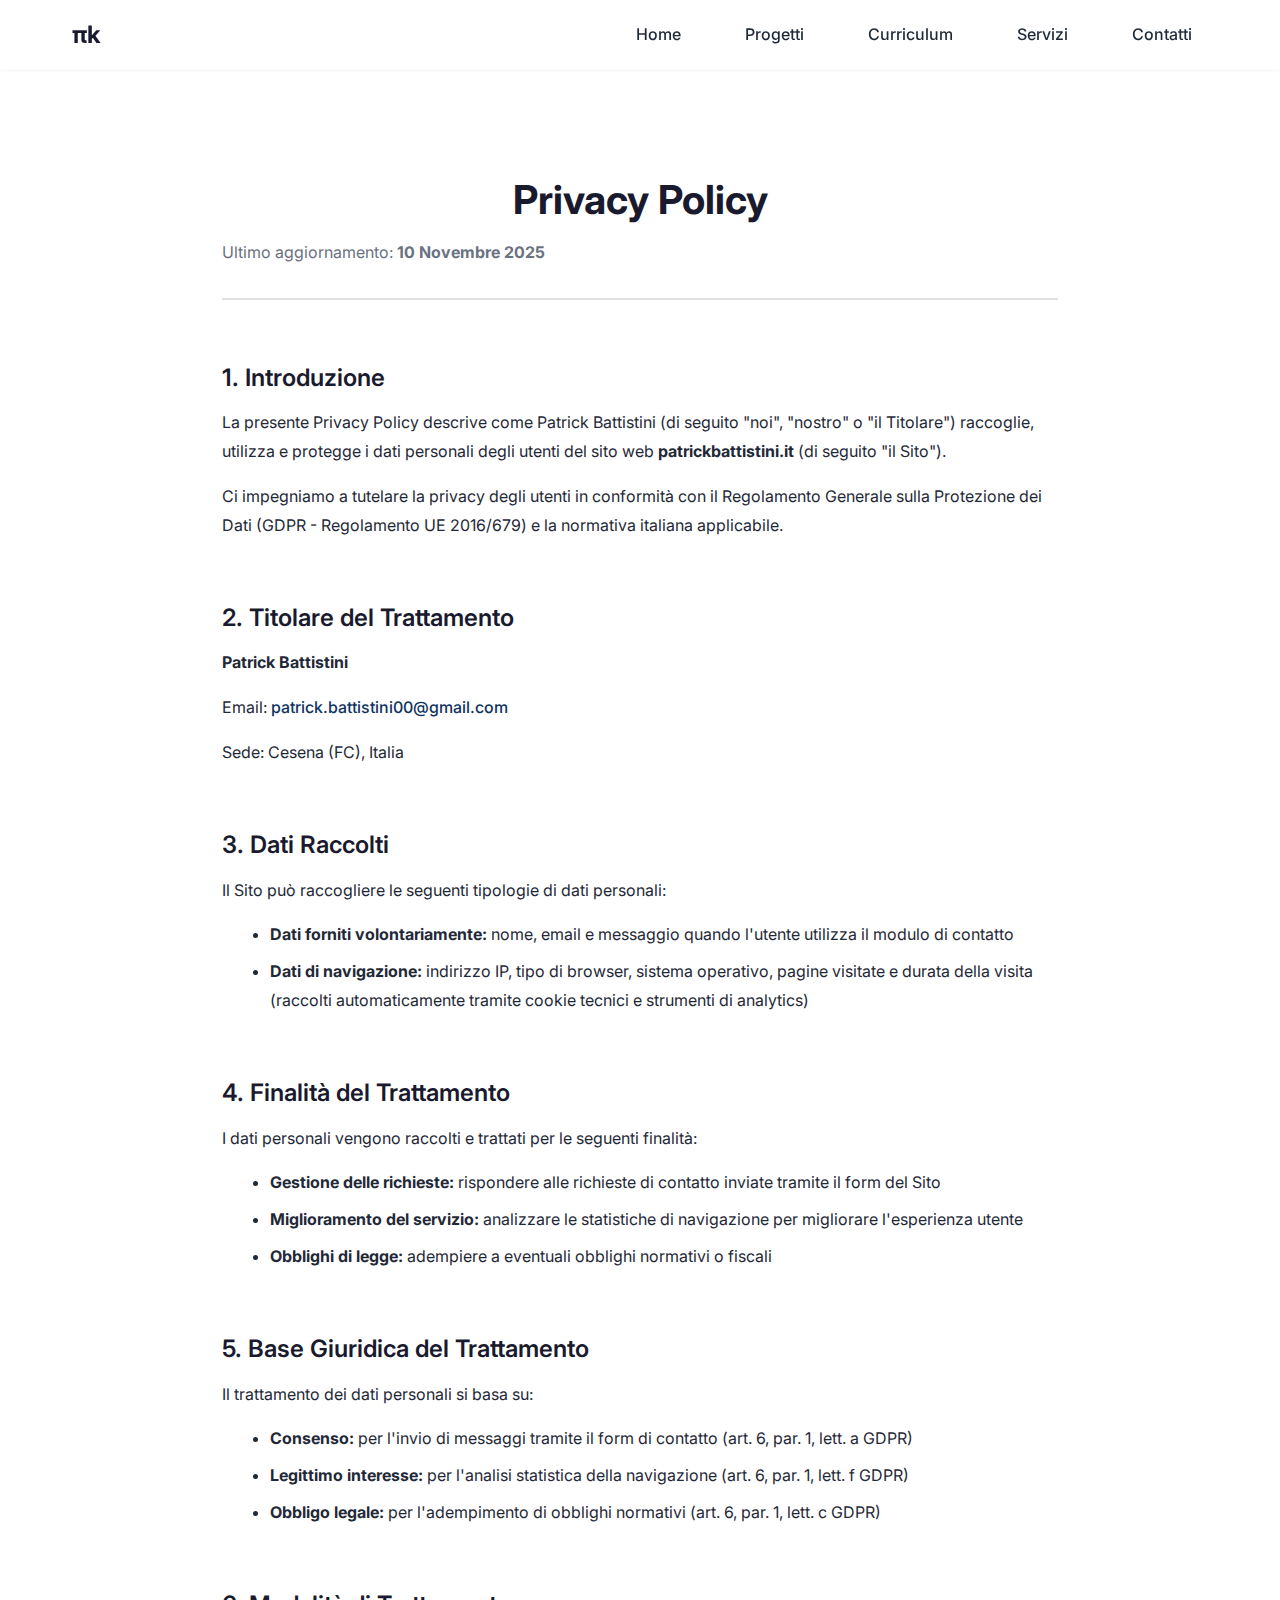
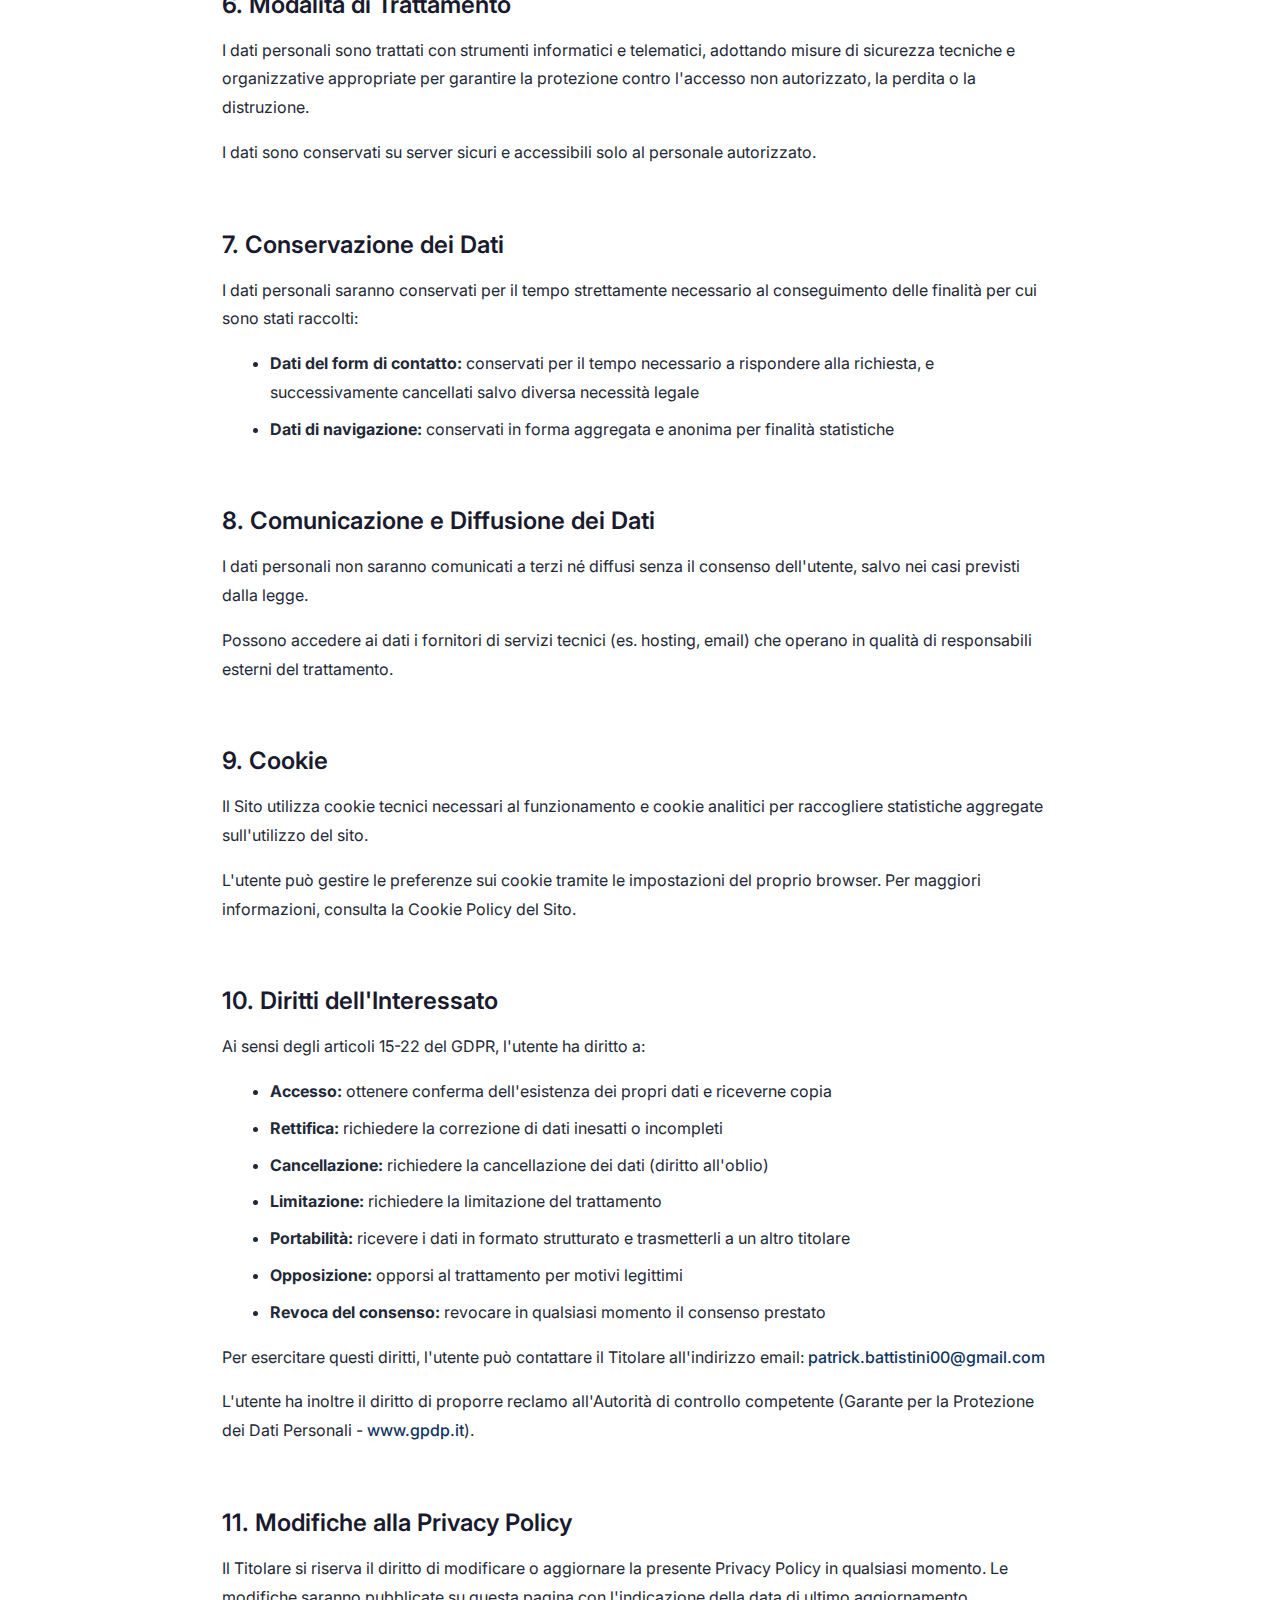
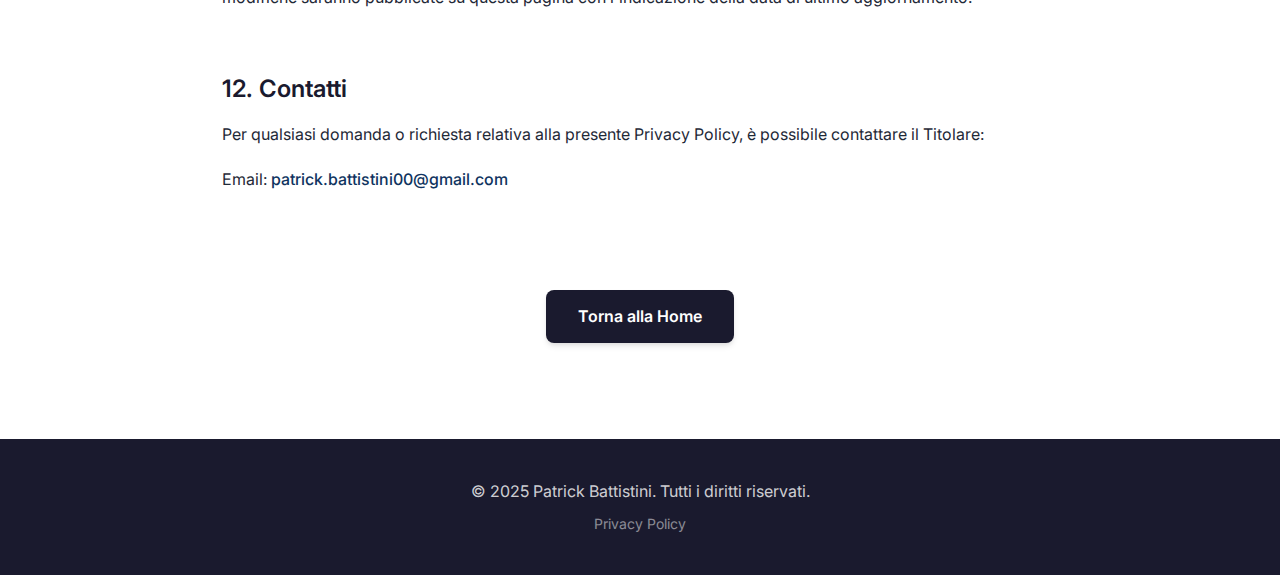
<file: privacy.html>
<!DOCTYPE html>
<html lang="it">
<head>
  <meta charset="UTF-8" />
  <meta name="viewport" content="width=device-width, initial-scale=1.0" />

  <!-- SEO Meta Tags -->
  <title>Privacy Policy | Patrick Battistini</title>
  <meta name="description" content="Informativa sulla privacy del sito web di Patrick Battistini, programmatore e sviluppatore web a Cesena." />
  <meta name="robots" content="noindex, follow" />

  <!-- Canonical URL -->
  <link rel="canonical" href="https://patrickbattistini.it/privacy.html" />

  <!-- Favicon -->
  <link rel="icon" type="image/png" sizes="32x32" href="assets/logo_con_sfondo.png">
  <link rel="icon" type="image/png" sizes="16x16" href="assets/logo_con_sfondo.png">
  <link rel="apple-touch-icon" sizes="180x180" href="assets/logo_con_sfondo.png">

  <link rel="stylesheet" href="style.css">
  <link rel="preconnect" href="https://fonts.googleapis.com">
  <link rel="preconnect" href="https://fonts.gstatic.com" crossorigin>
  <link href="https://fonts.googleapis.com/css2?family=Inter:wght@300;400;500;600;700&display=swap" rel="stylesheet">
</head>
<body>
  <!-- Navbar -->
  <nav class="navbar" id="navbar" role="navigation" aria-label="Navigazione principale">
    <div class="nav-container">
      <a href="index.html#home" class="nav-logo" aria-label="Home - Patrick Battistini">πk</a>
      <ul class="nav-menu" id="nav-menu">
        <li class="nav-item"><a href="index.html#home" class="nav-link">Home</a></li>
        <li class="nav-item"><a href="index.html#progetti" class="nav-link">Progetti</a></li>
        <li class="nav-item"><a href="index.html#curriculum" class="nav-link">Curriculum</a></li>
        <li class="nav-item"><a href="index.html#servizi" class="nav-link">Servizi</a></li>
        <li class="nav-item"><a href="index.html#contatti" class="nav-link">Contatti</a></li>
      </ul>
      <button class="hamburger" id="hamburger" aria-label="Menu di navigazione" aria-expanded="false">
        <span></span>
        <span></span>
        <span></span>
      </button>
    </div>
  </nav>

  <!-- Privacy Policy Section -->
  <section class="privacy-section">
    <div class="container">
      <div class="privacy-content">
        <h1 class="section-title">Privacy Policy</h1>
        <p class="privacy-intro">Ultimo aggiornamento: <strong>10 Novembre 2025</strong></p>

        <div class="privacy-block">
          <h2>1. Introduzione</h2>
          <p>
            La presente Privacy Policy descrive come Patrick Battistini (di seguito "noi", "nostro" o "il Titolare") raccoglie,
            utilizza e protegge i dati personali degli utenti del sito web <strong>patrickbattistini.it</strong> (di seguito "il Sito").
          </p>
          <p>
            Ci impegniamo a tutelare la privacy degli utenti in conformità con il Regolamento Generale sulla Protezione dei Dati
            (GDPR - Regolamento UE 2016/679) e la normativa italiana applicabile.
          </p>
        </div>

        <div class="privacy-block">
          <h2>2. Titolare del Trattamento</h2>
          <p><strong>Patrick Battistini</strong></p>
          <p>Email: <a href="mailto:patrick.battistini00@gmail.com">patrick.battistini00@gmail.com</a></p>
          <p>Sede: Cesena (FC), Italia</p>
        </div>

        <div class="privacy-block">
          <h2>3. Dati Raccolti</h2>
          <p>Il Sito può raccogliere le seguenti tipologie di dati personali:</p>
          <ul>
            <li><strong>Dati forniti volontariamente:</strong> nome, email e messaggio quando l'utente utilizza il modulo di contatto</li>
            <li><strong>Dati di navigazione:</strong> indirizzo IP, tipo di browser, sistema operativo, pagine visitate e durata della visita (raccolti automaticamente tramite cookie tecnici e strumenti di analytics)</li>
          </ul>
        </div>

        <div class="privacy-block">
          <h2>4. Finalità del Trattamento</h2>
          <p>I dati personali vengono raccolti e trattati per le seguenti finalità:</p>
          <ul>
            <li><strong>Gestione delle richieste:</strong> rispondere alle richieste di contatto inviate tramite il form del Sito</li>
            <li><strong>Miglioramento del servizio:</strong> analizzare le statistiche di navigazione per migliorare l'esperienza utente</li>
            <li><strong>Obblighi di legge:</strong> adempiere a eventuali obblighi normativi o fiscali</li>
          </ul>
        </div>

        <div class="privacy-block">
          <h2>5. Base Giuridica del Trattamento</h2>
          <p>Il trattamento dei dati personali si basa su:</p>
          <ul>
            <li><strong>Consenso:</strong> per l'invio di messaggi tramite il form di contatto (art. 6, par. 1, lett. a GDPR)</li>
            <li><strong>Legittimo interesse:</strong> per l'analisi statistica della navigazione (art. 6, par. 1, lett. f GDPR)</li>
            <li><strong>Obbligo legale:</strong> per l'adempimento di obblighi normativi (art. 6, par. 1, lett. c GDPR)</li>
          </ul>
        </div>

        <div class="privacy-block">
          <h2>6. Modalità di Trattamento</h2>
          <p>
            I dati personali sono trattati con strumenti informatici e telematici, adottando misure di sicurezza tecniche e organizzative
            appropriate per garantire la protezione contro l'accesso non autorizzato, la perdita o la distruzione.
          </p>
          <p>I dati sono conservati su server sicuri e accessibili solo al personale autorizzato.</p>
        </div>

        <div class="privacy-block">
          <h2>7. Conservazione dei Dati</h2>
          <p>I dati personali saranno conservati per il tempo strettamente necessario al conseguimento delle finalità per cui sono stati raccolti:</p>
          <ul>
            <li><strong>Dati del form di contatto:</strong> conservati per il tempo necessario a rispondere alla richiesta, e successivamente cancellati salvo diversa necessità legale</li>
            <li><strong>Dati di navigazione:</strong> conservati in forma aggregata e anonima per finalità statistiche</li>
          </ul>
        </div>

        <div class="privacy-block">
          <h2>8. Comunicazione e Diffusione dei Dati</h2>
          <p>
            I dati personali non saranno comunicati a terzi né diffusi senza il consenso dell'utente, salvo nei casi previsti dalla legge.
          </p>
          <p>
            Possono accedere ai dati i fornitori di servizi tecnici (es. hosting, email) che operano in qualità di responsabili esterni del trattamento.
          </p>
        </div>

        <div class="privacy-block">
          <h2>9. Cookie</h2>
          <p>Il Sito utilizza cookie tecnici necessari al funzionamento e cookie analitici per raccogliere statistiche aggregate sull'utilizzo del sito.</p>
          <p>
            L'utente può gestire le preferenze sui cookie tramite le impostazioni del proprio browser.
            Per maggiori informazioni, consulta la Cookie Policy del Sito.
          </p>
        </div>

        <div class="privacy-block">
          <h2>10. Diritti dell'Interessato</h2>
          <p>Ai sensi degli articoli 15-22 del GDPR, l'utente ha diritto a:</p>
          <ul>
            <li><strong>Accesso:</strong> ottenere conferma dell'esistenza dei propri dati e riceverne copia</li>
            <li><strong>Rettifica:</strong> richiedere la correzione di dati inesatti o incompleti</li>
            <li><strong>Cancellazione:</strong> richiedere la cancellazione dei dati (diritto all'oblio)</li>
            <li><strong>Limitazione:</strong> richiedere la limitazione del trattamento</li>
            <li><strong>Portabilità:</strong> ricevere i dati in formato strutturato e trasmetterli a un altro titolare</li>
            <li><strong>Opposizione:</strong> opporsi al trattamento per motivi legittimi</li>
            <li><strong>Revoca del consenso:</strong> revocare in qualsiasi momento il consenso prestato</li>
          </ul>
          <p>
            Per esercitare questi diritti, l'utente può contattare il Titolare all'indirizzo email:
            <a href="mailto:patrick.battistini00@gmail.com">patrick.battistini00@gmail.com</a>
          </p>
          <p>
            L'utente ha inoltre il diritto di proporre reclamo all'Autorità di controllo competente
            (Garante per la Protezione dei Dati Personali - <a href="https://www.gpdp.it" target="_blank" rel="noopener noreferrer">www.gpdp.it</a>).
          </p>
        </div>

        <div class="privacy-block">
          <h2>11. Modifiche alla Privacy Policy</h2>
          <p>
            Il Titolare si riserva il diritto di modificare o aggiornare la presente Privacy Policy in qualsiasi momento.
            Le modifiche saranno pubblicate su questa pagina con l'indicazione della data di ultimo aggiornamento.
          </p>
        </div>

        <div class="privacy-block">
          <h2>12. Contatti</h2>
          <p>Per qualsiasi domanda o richiesta relativa alla presente Privacy Policy, è possibile contattare il Titolare:</p>
          <p>Email: <a href="mailto:patrick.battistini00@gmail.com">patrick.battistini00@gmail.com</a></p>
        </div>

        <div class="privacy-back-link">
          <a href="index.html#home" class="btn btn-primary">Torna alla Home</a>
        </div>
      </div>
    </div>
  </section>

  <!-- Footer -->
  <footer class="footer">
    <div class="container">
      <p>&copy; 2025 Patrick Battistini. Tutti i diritti riservati.</p>
      <p class="footer-privacy"><a href="privacy.html">Privacy Policy</a></p>
    </div>
  </footer>

  <script src="script.js"></script>
</body>
</html>
</file>
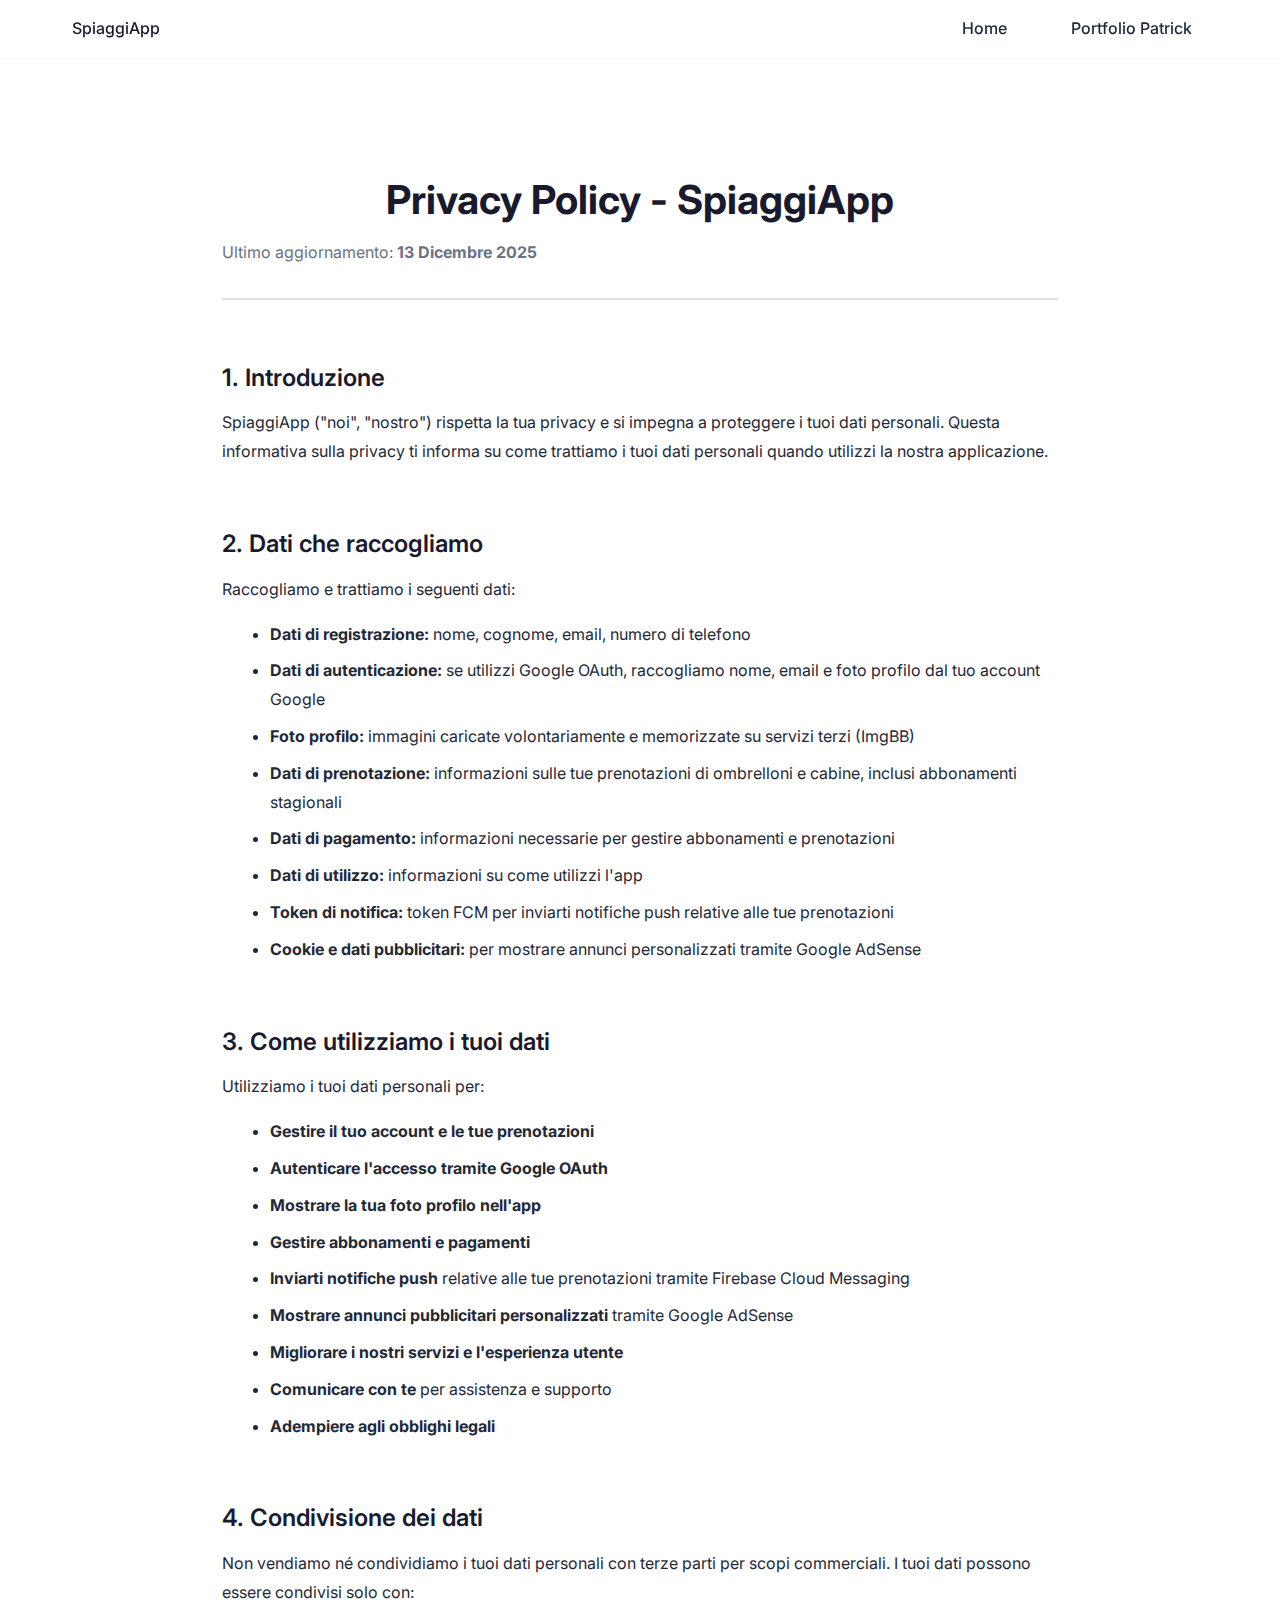
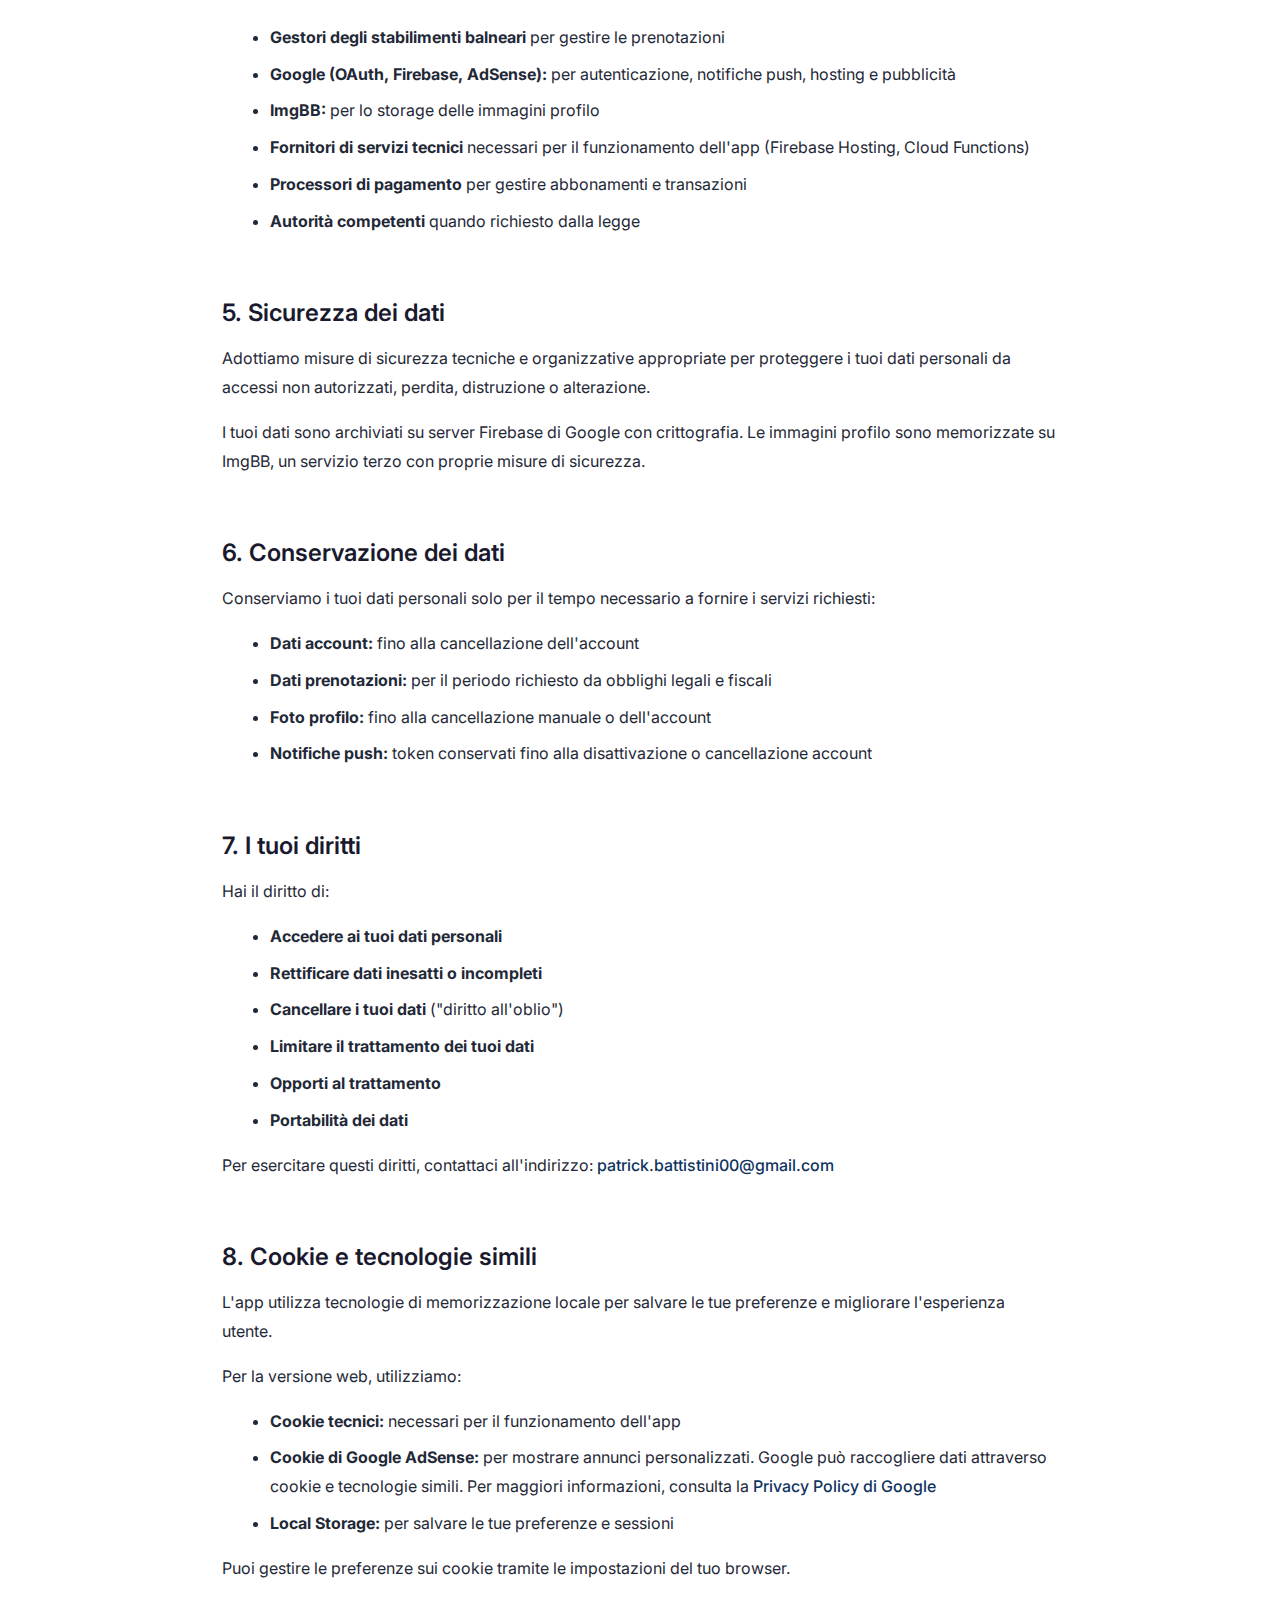
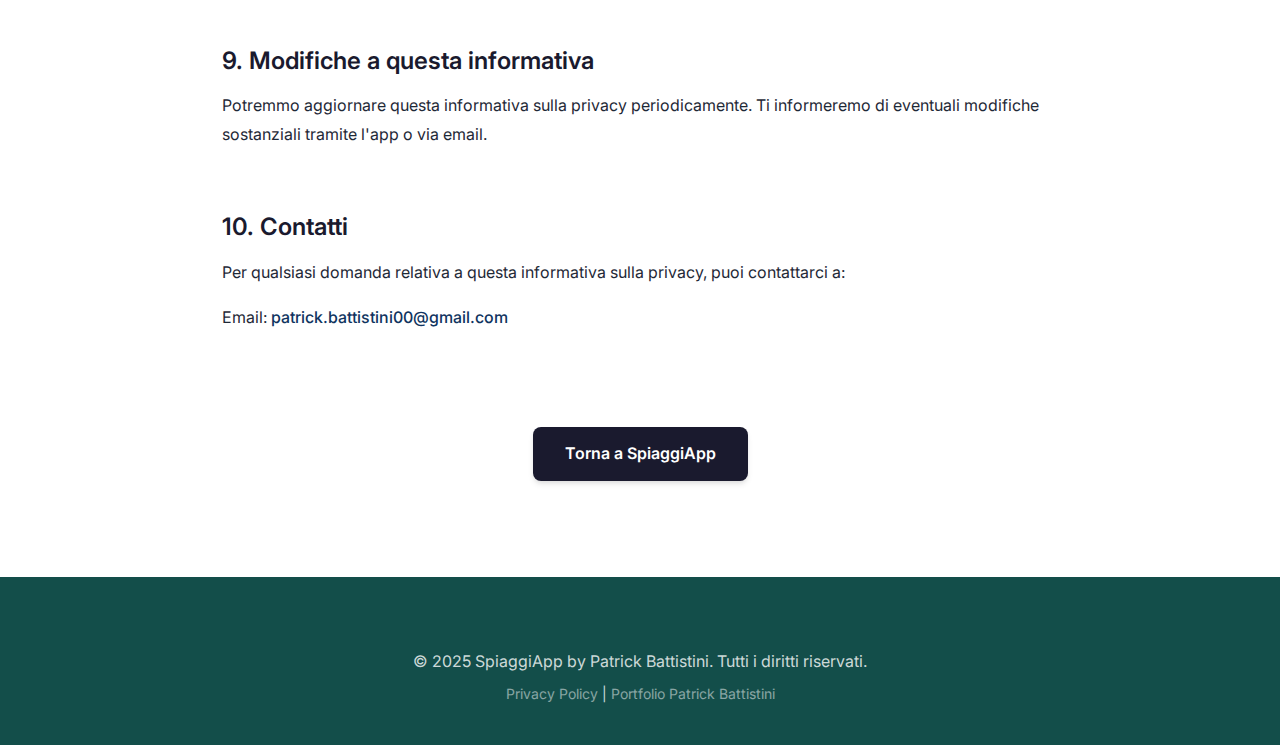
<file: spiaggiapp-privacy.html>
<!DOCTYPE html>
<html lang="it">
<head>
  <meta charset="UTF-8" />
  <meta name="viewport" content="width=device-width, initial-scale=1.0" />

  <!-- SEO Meta Tags -->
  <title>Privacy Policy | SpiaggiApp</title>
  <meta name="description" content="Informativa sulla privacy dell'applicazione SpiaggiApp per la gestione delle prenotazioni in spiaggia." />
  <meta name="robots" content="noindex, follow" />

  <!-- Canonical URL -->
  <link rel="canonical" href="https://patrickbattistini.it/spiaggiapp-privacy.html" />

  <!-- Favicon -->
  <link rel="icon" type="image/png" sizes="32x32" href="assets/logo_con_sfondo.png">
  <link rel="icon" type="image/png" sizes="16x16" href="assets/logo_con_sfondo.png">
  <link rel="apple-touch-icon" sizes="180x180" href="assets/logo_con_sfondo.png">

  <link rel="stylesheet" href="style.css">
  <link rel="preconnect" href="https://fonts.googleapis.com">
  <link rel="preconnect" href="https://fonts.gstatic.com" crossorigin>
  <link href="https://fonts.googleapis.com/css2?family=Inter:wght@300;400;500;600;700&display=swap" rel="stylesheet">
</head>
<body>
  <!-- Navbar -->
  <nav class="navbar spiaggiapp-navbar" id="navbar" role="navigation" aria-label="Navigazione principale">
    <div class="nav-container">
      <a href="spiaggiapp.html" class="nav-logo" aria-label="Home - SpiaggiApp">SpiaggiApp</a>
      <ul class="nav-menu" id="nav-menu">
        <li class="nav-item"><a href="spiaggiapp.html" class="nav-link">Home</a></li>
        <li class="nav-item"><a href="index.html#home" class="nav-link">Portfolio Patrick</a></li>
      </ul>
      <button class="hamburger" id="hamburger" aria-label="Menu di navigazione" aria-expanded="false">
        <span></span>
        <span></span>
        <span></span>
      </button>
    </div>
  </nav>

  <!-- Privacy Policy Section -->
  <section class="privacy-section">
    <div class="container">
      <div class="privacy-content">
        <h1 class="section-title">Privacy Policy - SpiaggiApp</h1>
        <p class="privacy-intro">Ultimo aggiornamento: <strong>13 Dicembre 2025</strong></p>

        <div class="privacy-block">
          <h2>1. Introduzione</h2>
          <p>
            SpiaggiApp ("noi", "nostro") rispetta la tua privacy e si impegna a proteggere i tuoi dati personali.
            Questa informativa sulla privacy ti informa su come trattiamo i tuoi dati personali quando utilizzi la nostra applicazione.
          </p>
        </div>

        <div class="privacy-block">
          <h2>2. Dati che raccogliamo</h2>
          <p>Raccogliamo e trattiamo i seguenti dati:</p>
          <ul>
            <li><strong>Dati di registrazione:</strong> nome, cognome, email, numero di telefono</li>
            <li><strong>Dati di autenticazione:</strong> se utilizzi Google OAuth, raccogliamo nome, email e foto profilo dal tuo account Google</li>
            <li><strong>Foto profilo:</strong> immagini caricate volontariamente e memorizzate su servizi terzi (ImgBB)</li>
            <li><strong>Dati di prenotazione:</strong> informazioni sulle tue prenotazioni di ombrelloni e cabine, inclusi abbonamenti stagionali</li>
            <li><strong>Dati di pagamento:</strong> informazioni necessarie per gestire abbonamenti e prenotazioni</li>
            <li><strong>Dati di utilizzo:</strong> informazioni su come utilizzi l'app</li>
            <li><strong>Token di notifica:</strong> token FCM per inviarti notifiche push relative alle tue prenotazioni</li>
            <li><strong>Cookie e dati pubblicitari:</strong> per mostrare annunci personalizzati tramite Google AdSense</li>
          </ul>
        </div>

        <div class="privacy-block">
          <h2>3. Come utilizziamo i tuoi dati</h2>
          <p>Utilizziamo i tuoi dati personali per:</p>
          <ul>
            <li><strong>Gestire il tuo account e le tue prenotazioni</strong></li>
            <li><strong>Autenticare l'accesso tramite Google OAuth</strong></li>
            <li><strong>Mostrare la tua foto profilo nell'app</strong></li>
            <li><strong>Gestire abbonamenti e pagamenti</strong></li>
            <li><strong>Inviarti notifiche push</strong> relative alle tue prenotazioni tramite Firebase Cloud Messaging</li>
            <li><strong>Mostrare annunci pubblicitari personalizzati</strong> tramite Google AdSense</li>
            <li><strong>Migliorare i nostri servizi e l'esperienza utente</strong></li>
            <li><strong>Comunicare con te</strong> per assistenza e supporto</li>
            <li><strong>Adempiere agli obblighi legali</strong></li>
          </ul>
        </div>

        <div class="privacy-block">
          <h2>4. Condivisione dei dati</h2>
          <p>Non vendiamo né condividiamo i tuoi dati personali con terze parti per scopi commerciali. I tuoi dati possono essere condivisi solo con:</p>
          <ul>
            <li><strong>Gestori degli stabilimenti balneari</strong> per gestire le prenotazioni</li>
            <li><strong>Google (OAuth, Firebase, AdSense):</strong> per autenticazione, notifiche push, hosting e pubblicità</li>
            <li><strong>ImgBB:</strong> per lo storage delle immagini profilo</li>
            <li><strong>Fornitori di servizi tecnici</strong> necessari per il funzionamento dell'app (Firebase Hosting, Cloud Functions)</li>
            <li><strong>Processori di pagamento</strong> per gestire abbonamenti e transazioni</li>
            <li><strong>Autorità competenti</strong> quando richiesto dalla legge</li>
          </ul>
        </div>

        <div class="privacy-block">
          <h2>5. Sicurezza dei dati</h2>
          <p>
            Adottiamo misure di sicurezza tecniche e organizzative appropriate per proteggere i tuoi dati personali da accessi non autorizzati,
            perdita, distruzione o alterazione.
          </p>
          <p>
            I tuoi dati sono archiviati su server Firebase di Google con crittografia. Le immagini profilo sono memorizzate su ImgBB,
            un servizio terzo con proprie misure di sicurezza.
          </p>
        </div>

        <div class="privacy-block">
          <h2>6. Conservazione dei dati</h2>
          <p>Conserviamo i tuoi dati personali solo per il tempo necessario a fornire i servizi richiesti:</p>
          <ul>
            <li><strong>Dati account:</strong> fino alla cancellazione dell'account</li>
            <li><strong>Dati prenotazioni:</strong> per il periodo richiesto da obblighi legali e fiscali</li>
            <li><strong>Foto profilo:</strong> fino alla cancellazione manuale o dell'account</li>
            <li><strong>Notifiche push:</strong> token conservati fino alla disattivazione o cancellazione account</li>
          </ul>
        </div>

        <div class="privacy-block">
          <h2>7. I tuoi diritti</h2>
          <p>Hai il diritto di:</p>
          <ul>
            <li><strong>Accedere ai tuoi dati personali</strong></li>
            <li><strong>Rettificare dati inesatti o incompleti</strong></li>
            <li><strong>Cancellare i tuoi dati</strong> ("diritto all'oblio")</li>
            <li><strong>Limitare il trattamento dei tuoi dati</strong></li>
            <li><strong>Opporti al trattamento</strong></li>
            <li><strong>Portabilità dei dati</strong></li>
          </ul>
          <p>
            Per esercitare questi diritti, contattaci all'indirizzo:
            <a href="mailto:patrick.battistini00@gmail.com">patrick.battistini00@gmail.com</a>
          </p>
        </div>

        <div class="privacy-block">
          <h2>8. Cookie e tecnologie simili</h2>
          <p>
            L'app utilizza tecnologie di memorizzazione locale per salvare le tue preferenze e migliorare l'esperienza utente.
          </p>
          <p>Per la versione web, utilizziamo:</p>
          <ul>
            <li><strong>Cookie tecnici:</strong> necessari per il funzionamento dell'app</li>
            <li><strong>Cookie di Google AdSense:</strong> per mostrare annunci personalizzati. Google può raccogliere dati attraverso cookie e tecnologie simili.
            Per maggiori informazioni, consulta la <a href="https://policies.google.com/privacy" target="_blank" rel="noopener noreferrer">Privacy Policy di Google</a></li>
            <li><strong>Local Storage:</strong> per salvare le tue preferenze e sessioni</li>
          </ul>
          <p>Puoi gestire le preferenze sui cookie tramite le impostazioni del tuo browser.</p>
        </div>

        <div class="privacy-block">
          <h2>9. Modifiche a questa informativa</h2>
          <p>
            Potremmo aggiornare questa informativa sulla privacy periodicamente. Ti informeremo di eventuali modifiche sostanziali
            tramite l'app o via email.
          </p>
        </div>

        <div class="privacy-block">
          <h2>10. Contatti</h2>
          <p>Per qualsiasi domanda relativa a questa informativa sulla privacy, puoi contattarci a:</p>
          <p>Email: <a href="mailto:patrick.battistini00@gmail.com">patrick.battistini00@gmail.com</a></p>
        </div>

        <div class="privacy-back-link">
          <a href="spiaggiapp.html" class="btn btn-primary spiaggiapp-btn">Torna a SpiaggiApp</a>
        </div>
      </div>
    </div>
  </section>

  <!-- Footer -->
  <footer class="footer spiaggiapp-footer">
    <div class="container">
      <p>&copy; 2025 SpiaggiApp by Patrick Battistini. Tutti i diritti riservati.</p>
      <p class="footer-privacy">
        <a href="spiaggiapp-privacy.html">Privacy Policy</a> |
        <a href="index.html#home">Portfolio Patrick Battistini</a>
      </p>
    </div>
  </footer>

  <script src="script.js"></script>
</body>
</html>
</file>
<file: style.css>
/* ==========================================
   RESET & BASE STYLES
   ========================================== */

* {
  margin: 0;
  padding: 0;
  box-sizing: border-box;
}

:root {
  /* Colors - Light Mode */
  --color-primary: #1a1a2e;
  --color-secondary: #16213e;
  --color-accent: #0f3460;
  --color-light: #ffffff;
  --color-gray-light: #f5f5f5;
  --color-gray: #e0e0e0;
  --color-gray-dark: #6b7280;
  --color-text: #1f2937;
  --color-text-light: #6b7280;
  --color-background: #ffffff;
  --color-background-alt: #f5f7fa;
  --color-background-gradient-start: #f5f7fa;
  --color-background-gradient-end: #c3cfe2;
  --svg-blob-color-1: rgba(15, 52, 96, 0.03);
  --svg-blob-color-2: rgba(26, 26, 46, 0.02);
  --svg-blob-color-3: rgba(26, 26, 46, 0.03);
  --svg-blob-color-4: rgba(15, 52, 96, 0.02);

  /* Spacing */
  --spacing-xs: 0.5rem;
  --spacing-sm: 1rem;
  --spacing-md: 2rem;
  --spacing-lg: 4rem;
  --spacing-xl: 6rem;

  /* Typography */
  --font-family: 'Inter', -apple-system, BlinkMacSystemFont, 'Segoe UI', sans-serif;

  /* Transitions */
  --transition-fast: 0.2s ease;
  --transition-normal: 0.3s ease;
  --transition-slow: 0.5s ease;

  /* Shadows */
  --shadow-sm: 0 1px 2px 0 rgba(0, 0, 0, 0.05);
  --shadow-md: 0 4px 6px -1px rgba(0, 0, 0, 0.1), 0 2px 4px -1px rgba(0, 0, 0, 0.06);
  --shadow-lg: 0 10px 15px -3px rgba(0, 0, 0, 0.1), 0 4px 6px -2px rgba(0, 0, 0, 0.05);
  --shadow-xl: 0 20px 25px -5px rgba(0, 0, 0, 0.1), 0 10px 10px -5px rgba(0, 0, 0, 0.04);
}

/* Dark Mode */
body.dark-mode {
  --color-primary: #a5b4fc;
  --color-secondary: #818cf8;
  --color-accent: #6366f1;
  --color-light: #1a1a2e;
  --color-gray-light: #2d2d44;
  --color-gray: #3d3d5c;
  --color-gray-dark: #a0aec0;
  --color-text: #f3f4f6;
  --color-text-light: #d1d5db;
  --color-background: #0f0f1e;
  --color-background-alt: #1a1a2e;
  --color-background-gradient-start: #1a1a2e;
  --color-background-gradient-end: #0f0f1e;
  --svg-blob-color-1: rgba(99, 102, 241, 0.08);
  --svg-blob-color-2: rgba(79, 70, 229, 0.06);
  --svg-blob-color-3: rgba(79, 70, 229, 0.08);
  --svg-blob-color-4: rgba(99, 102, 241, 0.06);
  --shadow-sm: 0 1px 2px 0 rgba(0, 0, 0, 0.3);
  --shadow-md: 0 4px 6px -1px rgba(0, 0, 0, 0.4), 0 2px 4px -1px rgba(0, 0, 0, 0.3);
  --shadow-lg: 0 10px 15px -3px rgba(0, 0, 0, 0.5), 0 4px 6px -2px rgba(0, 0, 0, 0.4);
  --shadow-xl: 0 20px 25px -5px rgba(0, 0, 0, 0.6), 0 10px 10px -5px rgba(0, 0, 0, 0.5);
}

html {
  scroll-behavior: smooth;
}

body {
  font-family: var(--font-family);
  background-color: var(--color-background);
  color: var(--color-text);
  line-height: 1.6;
  overflow-x: hidden;
  transition: background-color var(--transition-normal), color var(--transition-normal);
}

/* ==========================================
   TYPOGRAPHY
   ========================================== */

h1, h2, h3, h4, h5, h6 {
  font-weight: 600;
  line-height: 1.2;
  color: var(--color-primary);
}

.main-title {
  font-size: 3.5rem;
  font-weight: 700;
  margin-bottom: var(--spacing-sm);
  background: linear-gradient(135deg, var(--color-primary) 0%, var(--color-accent) 100%);
  -webkit-background-clip: text;
  -webkit-text-fill-color: transparent;
  background-clip: text;
}

.subtitle {
  font-size: 1.5rem;
  font-weight: 500;
  color: var(--color-text-light);
  margin-bottom: var(--spacing-md);
}

.section-title {
  font-size: 2.5rem;
  font-weight: 700;
  text-align: center;
  margin-bottom: var(--spacing-sm);
  color: var(--color-primary);
}

.section-subtitle {
  font-size: 1.125rem;
  text-align: center;
  color: var(--color-text-light);
  margin-bottom: var(--spacing-lg);
  max-width: 600px;
  margin-left: auto;
  margin-right: auto;
}

/* ==========================================
   LAYOUT
   ========================================== */

.container {
  max-width: 1200px;
  margin: 0 auto;
  padding: 0 var(--spacing-md);
}

section {
  padding: var(--spacing-xl) 0;
}

/* ==========================================
   NAVBAR
   ========================================== */

.navbar {
  position: fixed;
  top: 0;
  left: 0;
  right: 0;
  z-index: 1000;
  background-color: rgba(255, 255, 255, 0.95);
  backdrop-filter: blur(10px);
  box-shadow: var(--shadow-sm);
  transition: all var(--transition-normal);
}

body.dark-mode .navbar {
  background-color: rgba(15, 15, 30, 0.95);
}

.navbar.scrolled {
  background-color: rgba(255, 255, 255, 0.98);
  box-shadow: var(--shadow-md);
}

body.dark-mode .navbar.scrolled {
  background-color: rgba(15, 15, 30, 0.98);
}

.nav-container {
  max-width: 1200px;
  margin: 0 auto;
  padding: var(--spacing-sm) var(--spacing-md);
  display: flex;
  justify-content: space-between;
  align-items: center;
}

.nav-logo {
  font-size: 1.5rem;
  font-weight: 700;
  color: var(--color-primary);
  text-decoration: none;
  transition: color var(--transition-fast);
}

.nav-logo:hover {
  color: var(--color-accent);
}

.nav-menu {
  display: flex;
  list-style: none;
  gap: var(--spacing-md);
}

.nav-link {
  color: var(--color-text);
  text-decoration: none;
  font-weight: 500;
  padding: var(--spacing-xs) var(--spacing-sm);
  border-radius: 6px;
  transition: all var(--transition-fast);
  position: relative;
}

.nav-link::after {
  content: '';
  position: absolute;
  bottom: 0;
  left: 50%;
  transform: translateX(-50%);
  width: 0;
  height: 2px;
  background-color: var(--color-accent);
  transition: width var(--transition-normal);
}

.nav-link:hover::after {
  width: 80%;
}

.nav-link:hover {
  color: var(--color-accent);
  background-color: rgba(15, 52, 96, 0.05);
}

/* Hamburger Menu */
.hamburger {
  display: none;
  flex-direction: column;
  cursor: pointer;
  gap: 5px;
  background: none;
  border: none;
  padding: 0.5rem;
}

.hamburger span {
  width: 25px;
  height: 3px;
  background-color: var(--color-primary);
  border-radius: 2px;
  transition: all var(--transition-normal);
}

.hamburger.active span:nth-child(1) {
  transform: rotate(45deg) translate(8px, 8px);
}

.hamburger.active span:nth-child(2) {
  opacity: 0;
}

.hamburger.active span:nth-child(3) {
  transform: rotate(-45deg) translate(7px, -6px);
}

/* ==========================================
   HOME SECTION
   ========================================== */

.home-section {
  min-height: 100vh;
  display: flex;
  align-items: center;
  justify-content: center;
  background: linear-gradient(135deg, var(--color-background-gradient-start) 0%, var(--color-background-gradient-end) 100%);
  padding-top: 80px;
  position: relative;
  overflow: hidden;
  transition: background var(--transition-normal);
}

/* Animated Background */
.animated-background {
  position: absolute;
  top: 0;
  left: 0;
  width: 100%;
  height: 100%;
  z-index: 0;
  opacity: 1;
}

.blob {
  transform-origin: center;
  will-change: transform;
}

.blob-1 {
  animation: blob-float-1 20s ease-in-out infinite;
}

.blob-2 {
  animation: blob-float-2 25s ease-in-out infinite;
}

.blob-3 {
  animation: blob-float-3 30s ease-in-out infinite;
}

@keyframes blob-float-1 {
  0%, 100% {
    transform: translate(0px, 0px) scale(1) rotate(0deg);
  }
  33% {
    transform: translate(30px, -30px) scale(1.1) rotate(5deg);
  }
  66% {
    transform: translate(-20px, 20px) scale(0.95) rotate(-5deg);
  }
}

@keyframes blob-float-2 {
  0%, 100% {
    transform: translate(0px, 0px) scale(1) rotate(0deg);
  }
  33% {
    transform: translate(-30px, 30px) scale(0.9) rotate(-10deg);
  }
  66% {
    transform: translate(40px, -20px) scale(1.05) rotate(10deg);
  }
}

@keyframes blob-float-3 {
  0%, 100% {
    transform: translate(0px, 0px) scale(1) rotate(0deg);
  }
  33% {
    transform: translate(20px, 40px) scale(1.08) rotate(8deg);
  }
  66% {
    transform: translate(-40px, -30px) scale(0.92) rotate(-8deg);
  }
}

.home-content {
  text-align: center;
  animation: fadeInUp 1s ease;
  position: relative;
  z-index: 1;
}

.profile-image-wrapper {
  margin-bottom: var(--spacing-md);
}

.profile-image {
  width: 180px;
  height: 180px;
  margin: 0 auto;
  border-radius: 50%;
  overflow: hidden;
  border: 5px solid white;
  box-shadow: var(--shadow-xl);
  transition: transform var(--transition-normal);
}

.profile-image:hover {
  transform: scale(1.05);
}

.profile-image img {
  width: 100%;
  height: 100%;
  object-fit: cover;
  object-position: center;
  transform: scale(1.2);
}

.profile-placeholder {
  width: 100%;
  height: 100%;
  display: flex;
  align-items: center;
  justify-content: center;
  background: linear-gradient(135deg, var(--color-primary) 0%, var(--color-accent) 100%);
  color: white;
  font-size: 3rem;
  font-weight: 700;
}

.description {
  max-width: 600px;
  margin: 0 auto var(--spacing-md);
  font-size: 1.125rem;
  color: var(--color-text-light);
  line-height: 1.8;
}

.cta-buttons {
  display: flex;
  gap: var(--spacing-sm);
  justify-content: center;
  flex-wrap: wrap;
  margin-top: var(--spacing-md);
}

/* Dark Mode Toggle */
.theme-toggle-wrapper {
  display: flex;
  justify-content: center;
  margin-top: var(--spacing-md);
}

.theme-toggle {
  position: relative;
  width: 60px;
  height: 28px;
  background-color: var(--color-gray);
  border: none;
  border-radius: 50px;
  cursor: pointer;
  transition: all var(--transition-normal);
  display: flex;
  align-items: center;
  padding: 0 4px;
  overflow: hidden;
}

.theme-toggle:hover {
  background-color: var(--color-accent);
  transform: scale(1.05);
}

.theme-toggle svg {
  position: absolute;
  transition: all var(--transition-normal);
  color: white;
}

.theme-toggle .sun-icon {
  left: 6px;
  opacity: 1;
  transform: rotate(0deg);
}

.theme-toggle .moon-icon {
  right: 6px;
  opacity: 0;
  transform: rotate(180deg);
}

body.dark-mode .theme-toggle {
  background-color: var(--color-accent);
}

body.dark-mode .theme-toggle .sun-icon {
  opacity: 0;
  transform: rotate(-180deg);
}

body.dark-mode .theme-toggle .moon-icon {
  opacity: 1;
  transform: rotate(0deg);
}

/* ==========================================
   BUTTONS
   ========================================== */

.btn {
  display: inline-flex;
  align-items: center;
  gap: var(--spacing-xs);
  padding: 0.875rem 2rem;
  border-radius: 8px;
  text-decoration: none;
  font-weight: 600;
  font-size: 1rem;
  transition: all var(--transition-normal);
  cursor: pointer;
  border: none;
  outline: none;
}

.btn-primary {
  background-color: var(--color-primary);
  color: white;
  box-shadow: var(--shadow-md);
}

.btn-primary:hover {
  background-color: var(--color-accent);
  transform: translateY(-2px);
  box-shadow: var(--shadow-lg);
}

.btn-secondary {
  background-color: transparent;
  color: var(--color-primary);
  border: 2px solid var(--color-primary);
}

.btn-secondary:hover {
  background-color: var(--color-primary);
  color: white;
  transform: translateY(-2px);
}

.btn-full {
  width: 100%;
}

/* ==========================================
   SERVIZI SECTION
   ========================================== */

.servizi-section {
  background-color: var(--color-background-alt);
  padding: var(--spacing-xl) 0;
  transition: background-color var(--transition-normal);
}

.servizi-grid {
  display: grid;
  grid-template-columns: repeat(auto-fit, minmax(320px, 1fr));
  gap: var(--spacing-md);
  margin-top: var(--spacing-lg);
}

.servizio-card {
  background-color: var(--color-background);
  border-radius: 12px;
  padding: var(--spacing-md);
  box-shadow: var(--shadow-md);
  transition: all var(--transition-normal);
  border: 1px solid var(--color-gray);
  display: flex;
  flex-direction: column;
  align-items: center;
  text-align: center;
}

.servizio-card:hover {
  transform: translateY(-8px);
  box-shadow: var(--shadow-xl);
  border-color: var(--color-accent);
}

.servizio-icon {
  width: 64px;
  height: 64px;
  background: linear-gradient(135deg, var(--color-accent) 0%, var(--color-primary) 100%);
  border-radius: 12px;
  display: flex;
  align-items: center;
  justify-content: center;
  margin-bottom: var(--spacing-md);
}

.servizio-icon svg {
  color: white;
}

.servizio-card h3 {
  font-size: 1.5rem;
  font-weight: 600;
  margin-bottom: var(--spacing-sm);
  color: var(--color-primary);
}

.servizio-card p {
  color: var(--color-text-light);
  margin-bottom: var(--spacing-md);
  line-height: 1.7;
  flex-grow: 1;
}

.servizio-list {
  list-style: none;
  padding: 0;
  width: 100%;
}

.servizio-list li {
  padding: var(--spacing-xs) 0;
  color: var(--color-text);
  position: relative;
  padding-left: 1.5rem;
}

.servizio-list li:before {
  content: "✓";
  position: absolute;
  left: 0;
  color: var(--color-accent);
  font-weight: bold;
}

.servizi-cta {
  margin-top: var(--spacing-xl);
  text-align: center;
  padding: var(--spacing-lg);
  background: linear-gradient(135deg, var(--color-primary) 0%, var(--color-accent) 100%);
  border-radius: 16px;
  color: white;
}

.servizi-cta h3 {
  font-size: 2rem;
  font-weight: 700;
  margin-bottom: var(--spacing-sm);
  color: white;
}

.servizi-cta p {
  font-size: 1.125rem;
  margin-bottom: var(--spacing-md);
  opacity: 0.9;
  max-width: 800px;
  margin-left: auto;
  margin-right: auto;
}

/* ==========================================
   PROGETTI SECTION
   ========================================== */

.progetti-section {
  background-color: var(--color-background);
  transition: background-color var(--transition-normal);
}

.progetti-grid {
  display: grid;
  grid-template-columns: repeat(auto-fit, minmax(320px, 1fr));
  gap: var(--spacing-md);
  margin-top: var(--spacing-lg);
}

.project-card {
  background-color: var(--color-background);
  border-radius: 12px;
  overflow: hidden;
  box-shadow: var(--shadow-md);
  transition: all var(--transition-normal);
  border: 1px solid var(--color-gray);
}

.project-card:hover {
  transform: translateY(-8px);
  box-shadow: var(--shadow-xl);
}

.project-image {
  width: 100%;
  height: 200px;
  background-color: var(--color-gray-light);
  display: flex;
  align-items: center;
  justify-content: center;
  overflow: hidden;
  position: relative;
}

.project-image img {
  width: 100%;
  height: 100%;
  object-fit: cover;
  transition: transform var(--transition-normal);
}

.project-card:hover .project-image img:first-child {
  transform: scale(1.05);
}

/* Overlay per rendere l'immagine più morbida */
.project-overlay {
  position: absolute;
  top: 0;
  left: 0;
  width: 100%;
  height: 100%;
  background: linear-gradient(135deg,
    rgba(26, 26, 46, 0.4) 0%,
    rgba(15, 52, 96, 0.3) 100%);
  z-index: 1;
  transition: opacity var(--transition-normal);
}

.project-card:hover .project-overlay {
  opacity: 0.7;
}

/* Icona del progetto centrata */
.project-icon {
  position: absolute;
  top: 50%;
  left: 50%;
  transform: translate(-50%, -50%);
  width: 80px !important;
  height: 80px !important;
  object-fit: contain !important;
  z-index: 2;
  filter: drop-shadow(0 4px 8px rgba(0, 0, 0, 0.3));
  transition: transform var(--transition-normal), filter var(--transition-normal);
  border-radius: 16px;
}

/* Sfondo bianco per logo Vega */
.project-icon-white-bg {
  background-color: white;
  padding: 8px;
  box-shadow: 0 4px 12px rgba(0, 0, 0, 0.2);
}

.project-card:hover .project-icon {
  transform: translate(-50%, -50%) scale(1.1);
  filter: drop-shadow(0 6px 12px rgba(0, 0, 0, 0.4));
}

.project-placeholder {
  color: var(--color-gray-dark);
}

.project-content {
  padding: var(--spacing-md);
}

.project-title {
  font-size: 1.5rem;
  font-weight: 600;
  margin-bottom: var(--spacing-sm);
  color: var(--color-primary);
}

.project-description {
  color: var(--color-text-light);
  margin-bottom: var(--spacing-sm);
  line-height: 1.6;
}

.project-tags {
  display: flex;
  flex-wrap: wrap;
  gap: var(--spacing-xs);
  margin-bottom: var(--spacing-sm);
}

.tag {
  display: inline-block;
  padding: 0.375rem 0.75rem;
  background-color: var(--color-gray-light);
  color: var(--color-accent);
  border-radius: 20px;
  font-size: 0.875rem;
  font-weight: 500;
}

.project-link {
  display: inline-flex;
  align-items: center;
  color: var(--color-accent);
  text-decoration: none;
  font-weight: 600;
  transition: all var(--transition-fast);
}

.project-link:hover {
  gap: 8px;
  color: var(--color-primary);
}

/* ==========================================
   CURRICULUM SECTION
   ========================================== */

.curriculum-section {
  background-color: var(--color-background-alt);
  transition: background-color var(--transition-normal);
}

.cv-grid {
  display: grid;
  grid-template-columns: repeat(auto-fit, minmax(280px, 1fr));
  gap: var(--spacing-md);
  margin-bottom: var(--spacing-lg);
}

.cv-card {
  background-color: var(--color-background);
  padding: var(--spacing-md);
  border-radius: 12px;
  box-shadow: var(--shadow-md);
  transition: all var(--transition-normal);
  border: 1px solid var(--color-gray);
  text-align: center;
  display: flex;
  flex-direction: column;
  align-items: center;
}

.cv-card:hover {
  transform: translateY(-4px);
  box-shadow: var(--shadow-lg);
}

.cv-icon {
  width: 64px;
  height: 64px;
  background: linear-gradient(135deg, var(--color-primary) 0%, var(--color-accent) 100%);
  border-radius: 12px;
  display: flex;
  align-items: center;
  justify-content: center;
  margin-bottom: var(--spacing-sm);
  color: white;
}

.cv-title {
  font-size: 1.5rem;
  font-weight: 600;
  margin-bottom: var(--spacing-sm);
  color: var(--color-primary);
}

.cv-item {
  margin-bottom: var(--spacing-sm);
}

.cv-item h4 {
  font-size: 1.125rem;
  font-weight: 600;
  margin-bottom: var(--spacing-xs);
  color: var(--color-text);
}

.cv-period {
  font-size: 0.875rem;
  color: var(--color-accent);
  font-weight: 500;
  margin-bottom: var(--spacing-xs);
}

.cv-description {
  color: var(--color-text-light);
  line-height: 1.6;
}

.skills-list {
  display: flex;
  flex-wrap: wrap;
  gap: var(--spacing-xs);
  justify-content: center;
}

.skill-tag {
  padding: 0.5rem 1rem;
  background-color: var(--color-gray-light);
  color: var(--color-primary);
  border-radius: 20px;
  font-size: 0.875rem;
  font-weight: 500;
  border: 1px solid var(--color-gray);
  transition: all var(--transition-fast);
}

.skill-tag:hover {
  background-color: var(--color-accent);
  color: white;
  border-color: var(--color-accent);
}

.language-item {
  display: flex;
  justify-content: space-between;
  padding: var(--spacing-xs) 0;
  border-bottom: 1px solid var(--color-gray);
}

.language-item:last-child {
  border-bottom: none;
}

.language-name {
  font-weight: 500;
  color: var(--color-text);
}

.language-level {
  color: var(--color-text-light);
  font-weight: 500;
}

.cv-download {
  text-align: center;
  margin-top: var(--spacing-lg);
  display: flex;
  justify-content: center;
  align-items: center;
}

.cv-download .btn {
  display: inline-flex;
}

.linkedin-badge {
  display: inline-block;
  background: linear-gradient(135deg, var(--color-primary) 0%, var(--color-accent) 100%);
  padding: 1.5rem 2.5rem;
  border-radius: 12px;
  text-decoration: none;
  transition: all var(--transition-normal);
  box-shadow: var(--shadow-lg);
  border: 2px solid transparent;
}

.linkedin-badge:hover {
  transform: translateY(-4px);
  box-shadow: var(--shadow-xl);
  border-color: var(--color-accent);
}

.linkedin-badge-content {
  display: flex;
  align-items: center;
  gap: 1.5rem;
}

.linkedin-badge-text h4 {
  color: white;
  font-size: 1.125rem;
  font-weight: 600;
  margin: 0 0 0.25rem 0;
  text-align: left;
}

.linkedin-badge-text p {
  color: rgba(255, 255, 255, 0.9);
  font-size: 0.875rem;
  margin: 0;
  text-align: left;
}

/* ==========================================
   CONTATTI SECTION
   ========================================== */

.contatti-section {
  background-color: var(--color-background);
  transition: background-color var(--transition-normal);
}

.contatti-grid {
  display: grid;
  grid-template-columns: 1fr 1fr;
  gap: var(--spacing-lg);
  margin-top: var(--spacing-lg);
}

.contact-form-wrapper {
  background-color: var(--color-background-alt);
  padding: var(--spacing-md);
  border-radius: 12px;
  transition: background-color var(--transition-normal);
}

.contact-form {
  display: flex;
  flex-direction: column;
  gap: var(--spacing-sm);
}

.form-group {
  display: flex;
  flex-direction: column;
  gap: var(--spacing-xs);
}

.form-group label {
  font-weight: 500;
  color: var(--color-text);
}

.form-group input,
.form-group textarea {
  padding: 0.875rem;
  border: 1px solid var(--color-gray);
  border-radius: 8px;
  font-family: inherit;
  font-size: 1rem;
  transition: all var(--transition-fast);
  background-color: var(--color-background);
  color: var(--color-text);
}

.form-group input:focus,
.form-group textarea:focus {
  outline: none;
  border-color: var(--color-accent);
  box-shadow: 0 0 0 3px rgba(15, 52, 96, 0.1);
}

.form-group textarea {
  resize: vertical;
  min-height: 120px;
}

.contact-info {
  display: flex;
  flex-direction: column;
  gap: var(--spacing-md);
}

.contact-card {
  background-color: var(--color-background-alt);
  padding: var(--spacing-md);
  border-radius: 12px;
  transition: background-color var(--transition-normal);
}

.contact-card h3 {
  font-size: 1.25rem;
  font-weight: 600;
  margin-bottom: var(--spacing-sm);
  color: var(--color-primary);
}

.contact-item {
  display: flex;
  align-items: center;
  gap: var(--spacing-sm);
  color: var(--color-text-light);
}

.contact-item svg {
  flex-shrink: 0;
  color: var(--color-accent);
}

.contact-item a {
  color: var(--color-accent);
  text-decoration: none;
  font-weight: 500;
  transition: color var(--transition-fast);
}

.contact-item a:hover {
  color: var(--color-primary);
  text-decoration: underline;
}

.social-links {
  background-color: var(--color-background-alt);
  padding: var(--spacing-md);
  border-radius: 12px;
  transition: background-color var(--transition-normal);
}

.social-links h3 {
  font-size: 1.25rem;
  font-weight: 600;
  margin-bottom: var(--spacing-sm);
  color: var(--color-primary);
}

.social-icons {
  display: flex;
  gap: var(--spacing-sm);
}

.social-icon {
  width: 48px;
  height: 48px;
  background-color: var(--color-background);
  border-radius: 50%;
  display: flex;
  align-items: center;
  justify-content: center;
  color: var(--color-primary);
  transition: all var(--transition-normal);
  box-shadow: var(--shadow-sm);
}

.social-icon:hover {
  background-color: var(--color-accent);
  color: white;
  transform: translateY(-4px);
  box-shadow: var(--shadow-md);
}

/* ==========================================
   FOOTER
   ========================================== */

.footer {
  background-color: #1a1a2e;
  color: white;
  padding: var(--spacing-md) 0;
  text-align: center;
}

.footer p {
  margin: 0.5rem 0;
  color: rgba(255, 255, 255, 0.8);
}

.footer-privacy {
  font-size: 0.875rem;
  margin-top: 0.5rem;
}

.footer-privacy a {
  color: rgba(255, 255, 255, 0.5);
  text-decoration: none;
  transition: color var(--transition-fast);
}

.footer-privacy a:hover {
  color: rgba(255, 255, 255, 0.8);
  text-decoration: underline;
}

/* ==========================================
   PRIVACY PAGE
   ========================================== */

.privacy-section {
  padding: calc(80px + var(--spacing-lg)) 0 var(--spacing-lg);
  background-color: var(--color-background);
  min-height: 100vh;
}

.privacy-content {
  max-width: 900px;
  margin: 0 auto;
  padding: var(--spacing-md);
}

.privacy-intro {
  font-size: 1rem;
  color: var(--color-text-light);
  margin-bottom: var(--spacing-lg);
  padding-bottom: var(--spacing-md);
  border-bottom: 2px solid var(--color-gray);
}

.privacy-block {
  margin-bottom: var(--spacing-lg);
}

.privacy-block h2 {
  font-size: 1.5rem;
  font-weight: 600;
  color: var(--color-primary);
  margin-bottom: var(--spacing-sm);
}

.privacy-block p {
  font-size: 1rem;
  line-height: 1.8;
  color: var(--color-text);
  margin-bottom: var(--spacing-sm);
}

.privacy-block ul {
  margin: var(--spacing-sm) 0 var(--spacing-sm) var(--spacing-md);
  padding-left: var(--spacing-sm);
}

.privacy-block li {
  font-size: 1rem;
  line-height: 1.8;
  color: var(--color-text);
  margin-bottom: var(--spacing-xs);
}

.privacy-block a {
  color: var(--color-accent);
  text-decoration: none;
  font-weight: 500;
  transition: color var(--transition-fast);
}

.privacy-block a:hover {
  color: var(--color-primary);
  text-decoration: underline;
}

.privacy-back-link {
  margin-top: var(--spacing-xl);
  text-align: center;
}

/* ==========================================
   ANIMATIONS
   ========================================== */

@keyframes fadeInUp {
  from {
    opacity: 0;
    transform: translateY(30px);
  }
  to {
    opacity: 1;
    transform: translateY(0);
  }
}

.fade-in-up {
  animation: fadeInUp 0.6s ease;
}

/* ==========================================
   RESPONSIVE DESIGN
   ========================================== */

@media (max-width: 968px) {
  .contatti-grid {
    grid-template-columns: 1fr;
  }

  .cv-grid {
    grid-template-columns: repeat(auto-fit, minmax(250px, 1fr));
  }
}

@media (max-width: 768px) {
  .nav-menu {
    position: fixed;
    left: -100%;
    top: 70px;
    flex-direction: column;
    background-color: var(--color-background);
    width: 100%;
    text-align: center;
    transition: left var(--transition-normal);
    box-shadow: var(--shadow-lg);
    padding: var(--spacing-md) 0;
  }

  .nav-menu.active {
    left: 0;
  }

  .hamburger {
    display: flex;
  }

  .main-title {
    font-size: 2.5rem;
  }

  .subtitle {
    font-size: 1.25rem;
  }

  .section-title {
    font-size: 2rem;
  }

  .progetti-grid {
    grid-template-columns: 1fr;
  }

  .cv-grid {
    grid-template-columns: 1fr;
  }

  .cta-buttons {
    flex-direction: column;
    align-items: stretch;
  }

  .btn {
    width: 100%;
    justify-content: center;
  }
}

@media (max-width: 480px) {
  :root {
    --spacing-lg: 3rem;
    --spacing-xl: 4rem;
  }

  .main-title {
    font-size: 2rem;
  }

  .profile-image {
    width: 150px;
    height: 150px;
  }

  .section-title {
    font-size: 1.75rem;
  }

  .container {
    padding: 0 var(--spacing-sm);
  }
}

/* ==========================================
   UTILITY CLASSES
   ========================================== */

.text-center {
  text-align: center;
}

.mt-1 { margin-top: var(--spacing-xs); }
.mt-2 { margin-top: var(--spacing-sm); }
.mt-3 { margin-top: var(--spacing-md); }
.mt-4 { margin-top: var(--spacing-lg); }

.mb-1 { margin-bottom: var(--spacing-xs); }
.mb-2 { margin-bottom: var(--spacing-sm); }
.mb-3 { margin-bottom: var(--spacing-md); }
.mb-4 { margin-bottom: var(--spacing-lg); }

/* ==========================================
   PROJECT DETAIL PAGE
   ========================================== */

.project-hero {
  position: relative;
  background: linear-gradient(135deg, var(--color-background-gradient-start) 0%, var(--color-background-gradient-end) 100%);
  padding: calc(var(--spacing-xl) + 80px) 0 var(--spacing-xl) 0;
  text-align: center;
  overflow: hidden;
  transition: background var(--transition-normal);
}

.hero-gradient-bg {
  position: absolute;
  top: 0;
  left: 0;
  width: 100%;
  height: 100%;
  background:
    radial-gradient(circle at 20% 50%, rgba(99, 102, 241, 0.1) 0%, transparent 50%),
    radial-gradient(circle at 80% 80%, rgba(79, 70, 229, 0.1) 0%, transparent 50%);
  pointer-events: none;
  z-index: 0;
}

.project-hero-content {
  position: relative;
  max-width: 900px;
  margin: 0 auto;
  z-index: 1;
}

.back-link {
  display: inline-flex;
  align-items: center;
  gap: 0.5rem;
  color: var(--color-text-light);
  text-decoration: none;
  font-size: 0.95rem;
  margin-bottom: var(--spacing-md);
  padding: 0.5rem 1rem;
  border-radius: 8px;
  transition: all var(--transition-fast);
}

.back-link:hover {
  color: var(--color-primary);
  background-color: var(--color-background-alt);
  transform: translateX(-4px);
}

.back-link svg {
  transition: transform var(--transition-fast);
}

.back-link:hover svg {
  transform: translateX(-2px);
}

.project-hero-icon {
  position: relative;
  margin-bottom: var(--spacing-md);
  display: inline-block;
}

.hero-logo {
  width: 140px;
  height: 140px;
  border-radius: 28px;
  box-shadow: var(--shadow-xl);
  object-fit: cover;
  position: relative;
  z-index: 2;
  transition: transform var(--transition-normal);
  animation: float 3s ease-in-out infinite;
}

@keyframes float {
  0%, 100% { transform: translateY(0px); }
  50% { transform: translateY(-10px); }
}

.hero-logo-glow {
  position: absolute;
  top: 50%;
  left: 50%;
  transform: translate(-50%, -50%);
  width: 160px;
  height: 160px;
  background: radial-gradient(circle, rgba(99, 102, 241, 0.3) 0%, transparent 70%);
  border-radius: 50%;
  z-index: 1;
  animation: pulse 2s ease-in-out infinite;
}

@keyframes pulse {
  0%, 100% { opacity: 0.5; transform: translate(-50%, -50%) scale(1); }
  50% { opacity: 0.8; transform: translate(-50%, -50%) scale(1.1); }
}

.project-hero-title {
  font-size: 4rem;
  font-weight: 800;
  margin-bottom: var(--spacing-sm);
  color: var(--color-primary);
  letter-spacing: -0.02em;
  line-height: 1.1;
}

.project-hero-subtitle {
  font-size: 1.5rem;
  color: var(--color-text-light);
  margin-bottom: var(--spacing-md);
  line-height: 1.6;
  max-width: 700px;
  margin-left: auto;
  margin-right: auto;
}

.project-hero-tags {
  display: flex;
  flex-wrap: wrap;
  gap: var(--spacing-xs);
  justify-content: center;
  margin-top: var(--spacing-md);
  margin-bottom: var(--spacing-lg);
}

.tag-gradient {
  background: linear-gradient(135deg, var(--color-accent) 0%, var(--color-secondary) 100%);
  color: white;
  border: none;
}

.tag-outline {
  background: transparent;
  color: var(--color-primary);
  border: 2px solid var(--color-gray);
}

.tag-outline:hover {
  border-color: var(--color-accent);
  background-color: var(--color-accent);
  color: white;
}

.project-stats {
  display: grid;
  grid-template-columns: repeat(3, 1fr);
  gap: var(--spacing-md);
  max-width: 600px;
  margin: var(--spacing-lg) auto 0;
}

.stat-item {
  background-color: var(--color-background-alt);
  padding: var(--spacing-md);
  border-radius: 16px;
  box-shadow: var(--shadow-md);
  transition: all var(--transition-normal);
}

.stat-item:hover {
  transform: translateY(-4px);
  box-shadow: var(--shadow-xl);
}

.stat-value {
  font-size: 1.25rem;
  font-weight: 700;
  color: var(--color-primary);
  margin-bottom: 0.25rem;
}

.stat-label {
  font-size: 0.875rem;
  color: var(--color-text-light);
}

.project-details-section {
  padding: var(--spacing-xl) 0;
  background-color: var(--color-background);
  transition: background-color var(--transition-normal);
}

.project-details-grid {
  display: grid;
  gap: var(--spacing-md);
  max-width: 900px;
  margin: 0 auto;
}

.project-detail-card {
  background-color: var(--color-background-alt);
  padding: var(--spacing-md);
  border-radius: 16px;
  box-shadow: var(--shadow-md);
  transition: all var(--transition-normal);
}

.project-detail-card:hover {
  transform: translateY(-4px);
  box-shadow: var(--shadow-xl);
}

.project-detail-card h2 {
  font-size: 2rem;
  margin-bottom: var(--spacing-sm);
  color: var(--color-primary);
}

.project-detail-card h4 {
  font-size: 1.25rem;
  margin-bottom: var(--spacing-xs);
  color: var(--color-primary);
}

.project-detail-card p {
  color: var(--color-text);
  line-height: 1.8;
  margin-bottom: var(--spacing-sm);
}

.project-detail-card p:last-child {
  margin-bottom: 0;
}

.features-list {
  list-style: none;
  padding: 0;
}

.features-list li {
  display: flex;
  align-items: flex-start;
  gap: var(--spacing-sm);
  margin-bottom: var(--spacing-sm);
  padding: var(--spacing-sm);
  background-color: var(--color-background);
  border-radius: 8px;
  transition: all var(--transition-fast);
}

.features-list li:hover {
  transform: translateX(4px);
  background-color: var(--color-gray-light);
}

.features-list svg {
  color: var(--color-accent);
  flex-shrink: 0;
  margin-top: 2px;
}

.tech-grid {
  display: grid;
  grid-template-columns: repeat(auto-fit, minmax(200px, 1fr));
  gap: var(--spacing-md);
  margin-top: var(--spacing-sm);
}

.tech-item {
  background-color: var(--color-background);
  padding: var(--spacing-sm);
  border-radius: 12px;
  border: 2px solid var(--color-gray);
  transition: all var(--transition-fast);
}

.tech-item:hover {
  border-color: var(--color-accent);
  transform: translateY(-2px);
}

.tech-item h4 {
  margin-bottom: var(--spacing-xs);
  font-size: 1.125rem;
}

.tech-item ul {
  list-style: none;
  padding: 0;
}

.tech-item ul li {
  padding: 0.25rem 0;
  color: var(--color-text-light);
}

.tech-item ul li::before {
  content: "▹ ";
  color: var(--color-accent);
  font-weight: bold;
}

.challenge-item {
  margin-bottom: var(--spacing-md);
  padding: var(--spacing-sm);
  background-color: var(--color-background);
  border-radius: 8px;
  border-left: 4px solid var(--color-accent);
}

.challenge-item:last-child {
  margin-bottom: 0;
}

.challenge-item h4 {
  color: var(--color-primary);
  margin-bottom: var(--spacing-xs);
}

.challenge-item p {
  color: var(--color-text);
}

.project-image-card {
  padding: 0;
  overflow: hidden;
}

.project-detail-image {
  width: 100%;
  height: auto;
  display: block;
  border-radius: 16px;
}

.outcomes-list {
  list-style: none;
  padding-left: 0;
  margin: var(--spacing-sm) 0;
}

.outcomes-list li {
  padding: 0.5rem 0 0.5rem 1.5rem;
  position: relative;
  color: var(--color-text);
}

.outcomes-list li::before {
  content: "✓";
  position: absolute;
  left: 0;
  color: var(--color-accent);
  font-weight: bold;
  font-size: 1.2rem;
}

.project-cta {
  background: linear-gradient(135deg, var(--color-accent) 0%, var(--color-secondary) 100%);
  color: white;
  text-align: center;
  padding: var(--spacing-lg);
}

.project-cta h2 {
  color: white;
  margin-bottom: var(--spacing-sm);
}

.project-cta p {
  color: rgba(255, 255, 255, 0.9);
  font-size: 1.125rem;
  margin-bottom: var(--spacing-md);
}

.project-cta .cta-buttons {
  justify-content: center;
  gap: var(--spacing-sm);
}

.project-cta .btn-secondary {
  background-color: white;
  color: var(--color-accent);
}

.project-cta .btn-secondary:hover {
  background-color: var(--color-gray-light);
  color: var(--color-secondary);
}

/* Responsive Design for Project Page */
@media (max-width: 768px) {
  .project-hero-title {
    font-size: 2.5rem;
  }

  .project-hero-subtitle {
    font-size: 1.125rem;
  }

  .hero-logo {
    width: 80px;
    height: 80px;
  }

  .tech-grid {
    grid-template-columns: 1fr;
  }

  .project-detail-card {
    padding: var(--spacing-sm);
  }
}

@media (max-width: 480px) {
  .project-hero {
    padding: calc(var(--spacing-lg) + 60px) 0 var(--spacing-md) 0;
  }

  .project-hero-title {
    font-size: 2rem;
  }

  .project-hero-subtitle {
    font-size: 1rem;
  }

  .project-detail-card h2 {
    font-size: 1.5rem;
  }
}

/* ==========================================
   SPIAGGIAPP PAGE STYLES
   ========================================== */

.spiaggiapp-page {
  --spiaggiapp-primary: #0d9488;
  --spiaggiapp-primary-dark: #0f766e;
  --spiaggiapp-secondary: #f0fdfa;
  --spiaggiapp-accent: #14b8a6;
  --spiaggiapp-sand: #fef3c7;
  --spiaggiapp-sand-dark: #fcd34d;
}

/* SpiaggiApp Navbar */
.spiaggiapp-navbar {
  background-color: rgba(255, 255, 255, 0.98);
}

.spiaggiapp-navbar .nav-container {
  display: flex;
  justify-content: space-between;
  align-items: center;
}

.spiaggiapp-navbar .nav-logo {
  font-size: 1rem;
  font-weight: 500;
}

.nav-center-logo {
  position: absolute;
  left: 50%;
  transform: translateX(-50%);
}

.nav-app-logo {
  width: 40px;
  height: 40px;
  border-radius: 10px;
  box-shadow: var(--shadow-sm);
  transition: transform var(--transition-normal);
}

.nav-app-logo:hover {
  transform: scale(1.1);
}

.btn-spiaggiapp-nav {
  display: inline-flex;
  align-items: center;
  gap: 0.5rem;
  padding: 0.5rem 1rem;
  background-color: var(--spiaggiapp-primary);
  color: white;
  border-radius: 8px;
  text-decoration: none;
  font-weight: 600;
  font-size: 0.875rem;
  transition: all var(--transition-normal);
}

.btn-spiaggiapp-nav:hover {
  background-color: var(--spiaggiapp-primary-dark);
  transform: translateY(-2px);
}

/* SpiaggiApp Hero */
.spiaggiapp-hero {
  position: relative;
  min-height: 100vh;
  display: flex;
  align-items: center;
  padding: calc(80px + var(--spacing-lg)) 0 var(--spacing-xl);
  overflow: hidden;
}

.spiaggiapp-hero-bg {
  position: absolute;
  top: 0;
  left: 0;
  right: 0;
  bottom: 0;
  background: linear-gradient(135deg, var(--spiaggiapp-secondary) 0%, #ccfbf1 50%, var(--spiaggiapp-sand) 100%);
  z-index: 0;
}

body.dark-mode .spiaggiapp-hero-bg {
  background: linear-gradient(135deg, #134e4a 0%, #0f3d3a 50%, #1a1a2e 100%);
}

.spiaggiapp-hero-content {
  position: relative;
  z-index: 1;
  display: grid;
  grid-template-columns: 1fr 1fr;
  gap: var(--spacing-lg);
  align-items: center;
}

.spiaggiapp-hero-text {
  animation: fadeInUp 0.8s ease;
}

.spiaggiapp-logo-wrapper {
  margin-bottom: var(--spacing-md);
}

.spiaggiapp-hero-logo {
  width: 100px;
  height: 100px;
  border-radius: 24px;
  box-shadow: var(--shadow-xl);
}

.spiaggiapp-title {
  font-family: 'Poppins', sans-serif;
  font-size: 3.5rem;
  font-weight: 800;
  line-height: 1.1;
  color: var(--spiaggiapp-primary-dark);
  margin-bottom: var(--spacing-md);
}

body.dark-mode .spiaggiapp-title {
  color: var(--spiaggiapp-accent);
}

.spiaggiapp-subtitle {
  font-size: 1.25rem;
  color: var(--color-text-light);
  line-height: 1.7;
  margin-bottom: var(--spacing-md);
}

.spiaggiapp-cta-buttons {
  display: flex;
  flex-direction: column;
  gap: var(--spacing-sm);
  align-items: flex-start;
}

.btn-spiaggiapp-primary {
  display: inline-flex;
  align-items: center;
  gap: 0.75rem;
  padding: 1rem 2rem;
  background-color: var(--spiaggiapp-primary);
  color: white;
  border-radius: 12px;
  text-decoration: none;
  font-weight: 700;
  font-size: 1.125rem;
  transition: all var(--transition-normal);
  box-shadow: 0 4px 14px rgba(13, 148, 136, 0.4);
  position: relative;
}

.btn-spiaggiapp-primary:hover {
  background-color: var(--spiaggiapp-primary-dark);
  transform: translateY(-3px);
  box-shadow: 0 6px 20px rgba(13, 148, 136, 0.5);
}

.btn-spiaggiapp-secondary {
  display: inline-flex;
  align-items: center;
  gap: 0.75rem;
  padding: 1rem 2rem;
  background-color: transparent;
  color: var(--spiaggiapp-primary);
  border: 2px solid var(--spiaggiapp-primary);
  border-radius: 12px;
  text-decoration: none;
  font-weight: 700;
  font-size: 1.125rem;
  transition: all var(--transition-normal);
}

.btn-spiaggiapp-secondary:hover {
  background-color: var(--spiaggiapp-primary);
  color: white;
  transform: translateY(-3px);
}

/* Disabled Button */
.btn-spiaggiapp-disabled {
  display: inline-flex;
  align-items: center;
  gap: 0.75rem;
  padding: 1rem 2rem;
  background-color: #e5e7eb;
  color: #9ca3af;
  border-radius: 12px;
  font-weight: 700;
  font-size: 1.125rem;
  cursor: not-allowed;
  opacity: 0.7;
  position: relative;
}

.btn-text-strikethrough {
  text-decoration: line-through;
}

.btn-coming-soon {
  position: absolute;
  top: -8px;
  right: -8px;
  background-color: var(--spiaggiapp-primary);
  color: white;
  font-size: 0.625rem;
  font-weight: 700;
  padding: 0.25rem 0.5rem;
  border-radius: 4px;
  text-transform: uppercase;
  letter-spacing: 0.05em;
}

/* Phone Mockup */
.spiaggiapp-hero-mockup {
  display: flex;
  justify-content: center;
  animation: fadeInUp 0.8s ease 0.2s backwards;
}

.phone-mockup {
  width: 280px;
  height: 560px;
  background: linear-gradient(145deg, #2d2d2d 0%, #1a1a1a 100%);
  border-radius: 40px;
  padding: 12px;
  box-shadow:
    0 50px 100px rgba(0, 0, 0, 0.3),
    0 20px 60px rgba(0, 0, 0, 0.2);
  transform: perspective(1000px) rotateY(-5deg) rotateX(5deg);
  transition: transform var(--transition-normal);
}

.phone-mockup:hover {
  transform: perspective(1000px) rotateY(0deg) rotateX(0deg);
}

.phone-screen {
  width: 100%;
  height: 100%;
  background: linear-gradient(135deg, var(--spiaggiapp-secondary) 0%, #ccfbf1 100%);
  border-radius: 32px;
  overflow: hidden;
  display: flex;
  align-items: center;
  justify-content: center;
  position: relative;
}

.phone-screen img {
  width: 100%;
  height: 100%;
  object-fit: cover;
  position: absolute;
  top: 0;
  left: 0;
}

.phone-screen img + .phone-placeholder {
  display: none;
}

.phone-placeholder {
  display: flex;
  flex-direction: column;
  align-items: center;
  gap: 1rem;
  color: var(--spiaggiapp-primary);
  opacity: 0.5;
}

.phone-placeholder span {
  font-size: 0.875rem;
  font-weight: 500;
}

/* Benefits Pills */
.spiaggiapp-benefits {
  background-color: var(--color-background);
  padding: var(--spacing-lg) 0;
}

.benefits-grid {
  display: flex;
  flex-wrap: wrap;
  gap: var(--spacing-sm);
  justify-content: center;
}

.benefit-pill {
  display: inline-flex;
  align-items: center;
  gap: 0.75rem;
  padding: 0.875rem 1.25rem;
  background-color: var(--spiaggiapp-secondary);
  border: 2px solid rgba(13, 148, 136, 0.2);
  border-radius: 50px;
  font-weight: 500;
  color: var(--spiaggiapp-primary-dark);
  transition: all var(--transition-normal);
}

body.dark-mode .benefit-pill {
  background-color: rgba(13, 148, 136, 0.1);
  border-color: rgba(13, 148, 136, 0.3);
  color: var(--spiaggiapp-accent);
}

.benefit-pill:hover {
  transform: translateY(-2px);
  box-shadow: var(--shadow-md);
  border-color: var(--spiaggiapp-primary);
}

.benefit-pill svg {
  color: var(--spiaggiapp-primary);
  flex-shrink: 0;
}

/* Features Section */
.spiaggiapp-features {
  background-color: var(--color-background-alt);
  padding: var(--spacing-xl) 0;
}

.spiaggiapp-section-title {
  font-family: 'Poppins', sans-serif;
  font-size: 2.5rem;
  font-weight: 700;
  text-align: center;
  color: var(--spiaggiapp-primary-dark);
  margin-bottom: var(--spacing-sm);
}

body.dark-mode .spiaggiapp-section-title {
  color: var(--spiaggiapp-accent);
}

.spiaggiapp-section-subtitle {
  font-size: 1.125rem;
  text-align: center;
  color: var(--color-text-light);
  margin-bottom: var(--spacing-lg);
}

.features-grid {
  display: grid;
  grid-template-columns: repeat(auto-fit, minmax(300px, 1fr));
  gap: var(--spacing-md);
}

.feature-card {
  background-color: var(--color-background);
  padding: var(--spacing-md);
  border-radius: 16px;
  border: 1px solid var(--color-gray);
  transition: all var(--transition-normal);
  text-align: center;
}

.feature-card:hover {
  transform: translateY(-4px);
  box-shadow: var(--shadow-lg);
  border-color: var(--spiaggiapp-primary);
}

.feature-icon {
  width: 56px;
  height: 56px;
  background: linear-gradient(135deg, var(--spiaggiapp-primary) 0%, var(--spiaggiapp-accent) 100%);
  border-radius: 12px;
  display: flex;
  align-items: center;
  justify-content: center;
  margin: 0 auto var(--spacing-sm);
}

.feature-icon svg {
  color: white;
}

.feature-card h3 {
  font-size: 1.25rem;
  font-weight: 600;
  color: var(--color-primary);
  margin-bottom: var(--spacing-xs);
}

.feature-card p {
  color: var(--color-text-light);
  line-height: 1.6;
}

/* How it Works */
.spiaggiapp-how {
  background-color: var(--color-background);
  padding: var(--spacing-xl) 0;
}

.steps-grid {
  display: grid;
  grid-template-columns: repeat(auto-fit, minmax(280px, 1fr));
  gap: var(--spacing-md);
}

.step-card {
  text-align: center;
  padding: var(--spacing-md);
}

.step-number {
  width: 64px;
  height: 64px;
  background: linear-gradient(135deg, var(--spiaggiapp-primary) 0%, var(--spiaggiapp-accent) 100%);
  border-radius: 50%;
  display: flex;
  align-items: center;
  justify-content: center;
  font-family: 'Poppins', sans-serif;
  font-size: 1.75rem;
  font-weight: 700;
  color: white;
  margin: 0 auto var(--spacing-sm);
}

.step-card h3 {
  font-size: 1.25rem;
  font-weight: 600;
  color: var(--color-primary);
  margin-bottom: var(--spacing-xs);
}

.step-card p {
  color: var(--color-text-light);
  line-height: 1.6;
}

/* Pricing Section */
.spiaggiapp-pricing {
  background-color: var(--color-background-alt);
  padding: var(--spacing-xl) 0;
}

.pricing-grid {
  display: grid;
  grid-template-columns: repeat(auto-fit, minmax(280px, 1fr));
  gap: var(--spacing-md);
  max-width: 1000px;
  margin: 0 auto;
}

.pricing-card {
  background-color: var(--color-background);
  padding: var(--spacing-md);
  border-radius: 16px;
  border: 2px solid var(--color-gray);
  text-align: center;
  position: relative;
  transition: all var(--transition-normal);
}

.pricing-card:hover {
  transform: translateY(-4px);
  box-shadow: var(--shadow-lg);
}

.pricing-featured {
  border-color: var(--spiaggiapp-primary);
}

.pricing-badge {
  position: absolute;
  top: -12px;
  left: 50%;
  transform: translateX(-50%);
  background-color: var(--spiaggiapp-primary);
  color: white;
  padding: 0.375rem 1rem;
  border-radius: 20px;
  font-size: 0.75rem;
  font-weight: 600;
  text-transform: uppercase;
}

.pricing-card h3 {
  font-size: 1.5rem;
  font-weight: 700;
  color: var(--color-primary);
  margin-bottom: var(--spacing-xs);
}

.pricing-description {
  color: var(--color-text-light);
  margin-bottom: var(--spacing-md);
}

.pricing-features {
  list-style: none;
  padding: 0;
  text-align: left;
}

.pricing-features li {
  padding: 0.5rem 0;
  color: var(--color-text);
  padding-left: 1.5rem;
  position: relative;
}

.pricing-features li::before {
  content: "✓";
  position: absolute;
  left: 0;
  color: var(--spiaggiapp-primary);
  font-weight: bold;
}

/* Reliability Section */
.spiaggiapp-reliability {
  background-color: var(--color-background);
  padding: var(--spacing-xl) 0;
}

.reliability-grid {
  display: grid;
  grid-template-columns: repeat(auto-fit, minmax(250px, 1fr));
  gap: var(--spacing-md);
  margin-top: var(--spacing-lg);
}

.reliability-item {
  text-align: center;
  padding: var(--spacing-md);
}

.reliability-item svg {
  color: var(--spiaggiapp-primary);
  margin-bottom: var(--spacing-sm);
}

.reliability-item h3 {
  font-size: 1.25rem;
  font-weight: 600;
  color: var(--color-primary);
  margin-bottom: var(--spacing-xs);
}

.reliability-item p {
  color: var(--color-text-light);
}

/* FAQ Section */
.spiaggiapp-faq {
  background-color: var(--color-background-alt);
  padding: var(--spacing-xl) 0;
}

.faq-grid {
  display: grid;
  grid-template-columns: repeat(auto-fit, minmax(350px, 1fr));
  gap: var(--spacing-md);
  max-width: 1000px;
  margin: 0 auto;
}

.faq-item {
  background-color: var(--color-background);
  padding: var(--spacing-md);
  border-radius: 12px;
  border: 1px solid var(--color-gray);
}

.faq-item h3 {
  font-size: 1.125rem;
  font-weight: 600;
  color: var(--color-primary);
  margin-bottom: var(--spacing-xs);
}

.faq-item p {
  color: var(--color-text-light);
  line-height: 1.6;
}

/* Final CTA */
.spiaggiapp-final-cta {
  background: linear-gradient(135deg, var(--spiaggiapp-primary) 0%, var(--spiaggiapp-primary-dark) 100%);
  padding: var(--spacing-xl) 0;
  text-align: center;
}

.spiaggiapp-final-cta h2 {
  font-family: 'Poppins', sans-serif;
  font-size: 2.5rem;
  font-weight: 700;
  color: white;
  margin-bottom: var(--spacing-sm);
}

.spiaggiapp-final-cta p {
  font-size: 1.125rem;
  color: rgba(255, 255, 255, 0.9);
  margin-bottom: var(--spacing-md);
  max-width: 600px;
  margin-left: auto;
  margin-right: auto;
}

.final-cta-buttons {
  display: flex;
  flex-wrap: wrap;
  gap: var(--spacing-sm);
  justify-content: center;
}

.spiaggiapp-final-cta .btn-spiaggiapp-primary {
  background-color: white;
  color: var(--spiaggiapp-primary);
  box-shadow: 0 4px 14px rgba(0, 0, 0, 0.2);
}

.spiaggiapp-final-cta .btn-spiaggiapp-primary:hover {
  background-color: var(--spiaggiapp-secondary);
  transform: translateY(-3px);
}

.spiaggiapp-final-cta .btn-spiaggiapp-secondary {
  color: white;
  border-color: white;
}

.spiaggiapp-final-cta .btn-spiaggiapp-secondary:hover {
  background-color: white;
  color: var(--spiaggiapp-primary);
}

/* SpiaggiApp Footer */
.spiaggiapp-footer {
  background-color: #134e4a;
  padding: var(--spacing-lg) 0 var(--spacing-md);
}

.spiaggiapp-footer .footer-content {
  display: grid;
  grid-template-columns: repeat(auto-fit, minmax(200px, 1fr));
  gap: var(--spacing-md);
  margin-bottom: var(--spacing-md);
}

.footer-brand {
  display: flex;
  align-items: center;
  gap: var(--spacing-sm);
}

.footer-logo {
  width: 48px;
  height: 48px;
  border-radius: 12px;
}

.footer-brand p {
  color: rgba(255, 255, 255, 0.8);
  font-size: 0.875rem;
}

.footer-links {
  display: flex;
  flex-wrap: wrap;
  gap: var(--spacing-sm);
  align-items: center;
  justify-content: center;
}

.footer-links a {
  color: rgba(255, 255, 255, 0.8);
  text-decoration: none;
  font-size: 0.875rem;
  transition: color var(--transition-fast);
}

.footer-links a:hover {
  color: white;
}

.footer-developer {
  text-align: right;
}

.footer-developer p {
  color: rgba(255, 255, 255, 0.6);
  font-size: 0.875rem;
}

.footer-developer a {
  color: rgba(255, 255, 255, 0.8);
  text-decoration: none;
  transition: color var(--transition-fast);
}

.footer-developer a:hover {
  color: white;
}

.footer-copyright {
  text-align: center;
  color: rgba(255, 255, 255, 0.5);
  font-size: 0.75rem;
  padding-top: var(--spacing-md);
  border-top: 1px solid rgba(255, 255, 255, 0.1);
}

/* SpiaggiApp Responsive */
@media (max-width: 968px) {
  .spiaggiapp-hero-content {
    grid-template-columns: 1fr;
    text-align: center;
  }

  .spiaggiapp-title {
    font-size: 2.5rem;
  }

  .spiaggiapp-cta-buttons {
    align-items: center;
  }

  .phone-mockup {
    width: 240px;
    height: 480px;
    transform: none;
  }
}

@media (max-width: 768px) {
  .spiaggiapp-title {
    font-size: 2rem;
  }

  .spiaggiapp-section-title {
    font-size: 2rem;
  }

  .spiaggiapp-final-cta h2 {
    font-size: 1.75rem;
  }

  .faq-grid {
    grid-template-columns: 1fr;
  }

  .footer-developer {
    text-align: center;
  }
}

@media (max-width: 768px) {
  .nav-center-logo {
    display: none;
  }
}

@media (max-width: 480px) {
  .spiaggiapp-navbar .nav-logo {
    font-size: 0.75rem;
    max-width: 100px;
  }

  .btn-spiaggiapp-nav {
    font-size: 0.7rem;
    padding: 0.4rem 0.6rem;
    gap: 0.3rem;
  }

  .btn-spiaggiapp-nav svg {
    width: 12px;
    height: 12px;
  }

  .spiaggiapp-hero {
    padding-top: calc(60px + var(--spacing-md));
  }

  .spiaggiapp-title {
    font-size: 1.75rem;
  }

  .btn-spiaggiapp-primary,
  .btn-spiaggiapp-secondary,
  .btn-spiaggiapp-disabled {
    width: 100%;
    justify-content: center;
  }

  .phone-mockup {
    width: 200px;
    height: 400px;
  }

  .benefit-pill {
    font-size: 0.875rem;
    padding: 0.625rem 1rem;
  }

  .benefit-pill span {
    display: none;
  }
}

/* ==========================================
   BOARDMATE PAGE STYLES
   ========================================== */

.boardmate-page {
  --boardmate-primary: #0891b2;
  --boardmate-primary-dark: #0e7490;
  --boardmate-secondary: #ecfeff;
  --boardmate-accent: #06b6d4;
  --boardmate-orange: #f97316;
  --boardmate-orange-dark: #ea580c;
}

/* BoardMate Navbar */
.boardmate-navbar {
  background-color: rgba(255, 255, 255, 0.98);
}

.boardmate-navbar .nav-container {
  display: flex;
  justify-content: space-between;
  align-items: center;
}

.boardmate-navbar .nav-logo {
  font-size: 1rem;
  font-weight: 500;
}

.btn-boardmate-nav {
  display: inline-flex;
  align-items: center;
  gap: 0.5rem;
  padding: 0.5rem 1rem;
  background-color: var(--boardmate-primary);
  color: white;
  border-radius: 8px;
  text-decoration: none;
  font-weight: 600;
  font-size: 0.875rem;
  transition: all var(--transition-normal);
}

.btn-boardmate-nav:hover {
  background-color: var(--boardmate-primary-dark);
  transform: translateY(-2px);
}

.btn-boardmate-disabled-nav {
  background-color: #e5e7eb;
  color: #9ca3af;
  cursor: not-allowed;
}

.btn-boardmate-disabled-nav:hover {
  background-color: #e5e7eb;
  transform: none;
}

/* BoardMate Hero */
.boardmate-hero {
  position: relative;
  min-height: 100vh;
  display: flex;
  align-items: center;
  padding: calc(80px + var(--spacing-lg)) 0 var(--spacing-xl);
  overflow: hidden;
}

.boardmate-hero-bg {
  position: absolute;
  top: 0;
  left: 0;
  right: 0;
  bottom: 0;
  background: linear-gradient(135deg, var(--boardmate-secondary) 0%, #cffafe 50%, #fed7aa 100%);
  z-index: 0;
}

body.dark-mode .boardmate-hero-bg {
  background: linear-gradient(135deg, #164e63 0%, #0c4a6e 50%, #1a1a2e 100%);
}

/* Lava lamp effect */
.boardmate-lava-lamp {
  position: absolute;
  top: 0;
  left: 0;
  right: 0;
  bottom: 0;
  z-index: 1;
  overflow: hidden;
  pointer-events: none;
}

.boardmate-lava-lamp::before,
.boardmate-lava-lamp::after {
  content: '';
  position: absolute;
  border-radius: 50%;
  filter: blur(60px);
  opacity: 0.4;
  animation: lava-float 15s ease-in-out infinite;
}

.boardmate-lava-lamp::before {
  width: 300px;
  height: 300px;
  background: radial-gradient(circle, var(--boardmate-accent) 0%, transparent 70%);
  top: 20%;
  left: 10%;
  animation-delay: 0s;
}

.boardmate-lava-lamp::after {
  width: 250px;
  height: 250px;
  background: radial-gradient(circle, var(--boardmate-orange) 0%, transparent 70%);
  bottom: 20%;
  right: 15%;
  animation-delay: -7s;
}

@keyframes lava-float {
  0%, 100% {
    transform: translate(0, 0) scale(1);
  }
  25% {
    transform: translate(50px, -30px) scale(1.1);
  }
  50% {
    transform: translate(20px, 40px) scale(0.9);
  }
  75% {
    transform: translate(-30px, 20px) scale(1.05);
  }
}

.boardmate-hero-content {
  position: relative;
  z-index: 2;
  display: grid;
  grid-template-columns: 1fr 1fr;
  gap: var(--spacing-lg);
  align-items: center;
}

.boardmate-hero-text {
  animation: fadeInUp 0.8s ease;
}

.boardmate-logo-wrapper {
  margin-bottom: var(--spacing-md);
}

.boardmate-hero-logo {
  width: 100px;
  height: 100px;
  border-radius: 24px;
  box-shadow: var(--shadow-xl);
}

.boardmate-title {
  font-family: 'Poppins', sans-serif;
  font-size: 3rem;
  font-weight: 800;
  line-height: 1.1;
  color: var(--boardmate-primary-dark);
  margin-bottom: var(--spacing-md);
}

body.dark-mode .boardmate-title {
  color: var(--boardmate-accent);
}

.boardmate-subtitle {
  font-size: 1.25rem;
  color: var(--color-text-light);
  line-height: 1.7;
  margin-bottom: var(--spacing-md);
}

.boardmate-cta-buttons {
  display: flex;
  flex-direction: column;
  gap: var(--spacing-sm);
  align-items: flex-start;
}

.boardmate-cta-note {
  font-size: 0.875rem;
  color: var(--color-text-light);
  margin-top: var(--spacing-sm);
  font-style: italic;
}

.btn-boardmate-primary {
  display: inline-flex;
  align-items: center;
  gap: 0.75rem;
  padding: 1rem 2rem;
  background-color: var(--boardmate-primary);
  color: white;
  border-radius: 12px;
  text-decoration: none;
  font-weight: 700;
  font-size: 1.125rem;
  transition: all var(--transition-normal);
  box-shadow: 0 4px 14px rgba(8, 145, 178, 0.4);
}

.btn-boardmate-primary:hover {
  background-color: var(--boardmate-primary-dark);
  transform: translateY(-3px);
  box-shadow: 0 6px 20px rgba(8, 145, 178, 0.5);
}

.btn-boardmate-secondary {
  display: inline-flex;
  align-items: center;
  gap: 0.75rem;
  padding: 1rem 2rem;
  background-color: transparent;
  color: var(--boardmate-primary);
  border: 2px solid var(--boardmate-primary);
  border-radius: 12px;
  text-decoration: none;
  font-weight: 700;
  font-size: 1.125rem;
  transition: all var(--transition-normal);
}

.btn-boardmate-secondary:hover {
  background-color: var(--boardmate-primary);
  color: white;
  transform: translateY(-3px);
}

/* BoardMate Disabled Button */
.btn-boardmate-disabled {
  display: inline-flex;
  align-items: center;
  gap: 0.75rem;
  padding: 1rem 2rem;
  background-color: #e5e7eb;
  color: #9ca3af;
  border-radius: 12px;
  font-weight: 700;
  font-size: 1.125rem;
  cursor: not-allowed;
  opacity: 0.7;
  position: relative;
}

.boardmate-badge {
  background-color: var(--boardmate-orange) !important;
}

/* Phone Mockup BoardMate */
.boardmate-hero-mockup {
  display: flex;
  justify-content: center;
  animation: fadeInUp 0.8s ease 0.2s backwards;
}

.boardmate-phone {
  background: linear-gradient(145deg, #1e3a5f 0%, #0c2340 100%);
}

.boardmate-phone .phone-screen {
  background: linear-gradient(135deg, var(--boardmate-secondary) 0%, #cffafe 100%);
}

.boardmate-phone .phone-placeholder {
  color: var(--boardmate-primary);
}

/* Benefits Pills BoardMate */
.boardmate-benefits {
  background-color: var(--color-background);
  padding: var(--spacing-lg) 0;
}

.boardmate-pill {
  background-color: var(--boardmate-secondary);
  border: 2px solid rgba(8, 145, 178, 0.2);
  color: var(--boardmate-primary-dark);
}

body.dark-mode .boardmate-pill {
  background-color: rgba(8, 145, 178, 0.1);
  border-color: rgba(8, 145, 178, 0.3);
  color: var(--boardmate-accent);
}

.boardmate-pill:hover {
  border-color: var(--boardmate-primary);
}

.boardmate-pill svg {
  color: var(--boardmate-primary);
}

/* How it Works BoardMate */
.boardmate-how {
  background-color: var(--color-background-alt);
  padding: var(--spacing-xl) 0;
}

.boardmate-section-title {
  font-family: 'Poppins', sans-serif;
  font-size: 2.5rem;
  font-weight: 700;
  text-align: center;
  color: var(--boardmate-primary-dark);
  margin-bottom: var(--spacing-sm);
}

body.dark-mode .boardmate-section-title {
  color: var(--boardmate-accent);
}

.boardmate-section-subtitle {
  font-size: 1.125rem;
  text-align: center;
  color: var(--color-text-light);
  margin-bottom: var(--spacing-lg);
}

.boardmate-step-number {
  background: linear-gradient(135deg, var(--boardmate-primary) 0%, var(--boardmate-accent) 100%);
}

/* Features Section BoardMate */
.boardmate-features {
  background-color: var(--color-background);
  padding: var(--spacing-xl) 0;
}

.boardmate-features-grid {
  display: grid;
  grid-template-columns: repeat(auto-fit, minmax(280px, 1fr));
  gap: var(--spacing-md);
}

.boardmate-feature {
  text-align: center;
}

.boardmate-feature:hover {
  border-color: var(--boardmate-primary);
}

.boardmate-icon {
  background: linear-gradient(135deg, var(--boardmate-primary) 0%, var(--boardmate-accent) 100%);
}

/* Pricing Section BoardMate */
.boardmate-pricing {
  background-color: var(--color-background-alt);
  padding: var(--spacing-xl) 0;
}

.boardmate-pricing-card {
  max-width: 400px;
  margin: 0 auto;
}

.boardmate-pricing-featured {
  border-color: var(--boardmate-primary);
}

.boardmate-badge-price {
  background-color: var(--boardmate-primary);
}

.boardmate-pricing .pricing-features li::before {
  color: var(--boardmate-primary);
}

/* Reliability Section BoardMate */
.boardmate-reliability {
  background-color: var(--color-background);
  padding: var(--spacing-xl) 0;
}

.reliability-item.boardmate-reliability svg {
  color: var(--boardmate-primary);
}

/* FAQ Section BoardMate */
.boardmate-faq {
  background-color: var(--color-background-alt);
  padding: var(--spacing-xl) 0;
}

.boardmate-faq-item {
  background-color: var(--color-background);
}

/* Final CTA BoardMate */
.boardmate-final-cta {
  background: linear-gradient(135deg, var(--boardmate-primary) 0%, var(--boardmate-primary-dark) 100%);
  padding: var(--spacing-xl) 0;
  text-align: center;
}

.boardmate-final-cta h2 {
  font-family: 'Poppins', sans-serif;
  font-size: 2.5rem;
  font-weight: 700;
  color: white;
  margin-bottom: var(--spacing-sm);
}

.boardmate-final-cta p {
  font-size: 1.125rem;
  color: rgba(255, 255, 255, 0.9);
  margin-bottom: var(--spacing-md);
  max-width: 600px;
  margin-left: auto;
  margin-right: auto;
}

.btn-boardmate-primary-cta {
  display: inline-flex;
  align-items: center;
  gap: 0.75rem;
  padding: 1rem 2rem;
  background-color: white;
  color: var(--boardmate-primary);
  border-radius: 12px;
  text-decoration: none;
  font-weight: 700;
  font-size: 1.125rem;
  transition: all var(--transition-normal);
  box-shadow: 0 4px 14px rgba(0, 0, 0, 0.2);
}

.btn-boardmate-primary-cta:hover {
  background-color: var(--boardmate-secondary);
  transform: translateY(-3px);
}

.btn-boardmate-disabled-cta {
  background-color: rgba(255, 255, 255, 0.3);
  color: rgba(255, 255, 255, 0.8);
  cursor: not-allowed;
}

.btn-boardmate-disabled-cta:hover {
  background-color: rgba(255, 255, 255, 0.3);
  transform: none;
}

.btn-boardmate-secondary-cta {
  display: inline-flex;
  align-items: center;
  gap: 0.75rem;
  padding: 1rem 2rem;
  background-color: transparent;
  color: white;
  border: 2px solid white;
  border-radius: 12px;
  text-decoration: none;
  font-weight: 700;
  font-size: 1.125rem;
  transition: all var(--transition-normal);
}

.btn-boardmate-secondary-cta:hover {
  background-color: white;
  color: var(--boardmate-primary);
  transform: translateY(-3px);
}

/* BoardMate Footer */
.boardmate-footer {
  background-color: #0c4a6e;
  padding: var(--spacing-lg) 0 var(--spacing-md);
}

.boardmate-footer .footer-content {
  display: grid;
  grid-template-columns: repeat(auto-fit, minmax(200px, 1fr));
  gap: var(--spacing-md);
  margin-bottom: var(--spacing-md);
}

/* BoardMate Responsive */
@media (max-width: 968px) {
  .boardmate-hero-content {
    grid-template-columns: 1fr;
    text-align: center;
  }

  .boardmate-title {
    font-size: 2.5rem;
  }

  .boardmate-cta-buttons {
    align-items: center;
  }
}

@media (max-width: 768px) {
  .boardmate-title {
    font-size: 2rem;
  }

  .boardmate-section-title {
    font-size: 2rem;
  }

  .boardmate-final-cta h2 {
    font-size: 1.75rem;
  }
}

@media (max-width: 480px) {
  .boardmate-navbar .nav-logo {
    font-size: 0.75rem;
    max-width: 100px;
  }

  .btn-boardmate-nav {
    font-size: 0.7rem;
    padding: 0.4rem 0.6rem;
    gap: 0.3rem;
  }

  .btn-boardmate-nav svg {
    width: 12px;
    height: 12px;
  }

  .boardmate-hero {
    padding-top: calc(60px + var(--spacing-md));
  }

  .boardmate-title {
    font-size: 1.75rem;
  }

  .btn-boardmate-primary,
  .btn-boardmate-secondary,
  .btn-boardmate-disabled,
  .btn-boardmate-primary-cta,
  .btn-boardmate-secondary-cta {
    width: 100%;
    justify-content: center;
  }
}

/* ==========================================
   PELA GALLINA STYLES
   ========================================== */

:root {
  --pelagallina-primary: #dc2626;
  --pelagallina-primary-dark: #b91c1c;
  --pelagallina-secondary: #fef2f2;
  --pelagallina-accent: #ef4444;
  --pelagallina-orange: #f97316;
  --pelagallina-orange-dark: #ea580c;
}

/* Pela Gallina Navbar */
.pelagallina-navbar {
  background-color: rgba(255, 255, 255, 0.98);
}

.pelagallina-navbar .nav-container {
  display: flex;
  justify-content: space-between;
  align-items: center;
}

.pelagallina-navbar .nav-logo {
  font-size: 1rem;
  font-weight: 500;
}

.btn-pelagallina-nav {
  display: inline-flex;
  align-items: center;
  gap: 0.5rem;
  padding: 0.5rem 1rem;
  background-color: var(--pelagallina-primary);
  color: white;
  border-radius: 8px;
  text-decoration: none;
  font-weight: 600;
  font-size: 0.875rem;
  transition: all var(--transition-normal);
}

.btn-pelagallina-nav:hover {
  background-color: var(--pelagallina-primary-dark);
  transform: translateY(-2px);
}

.btn-pelagallina-disabled-nav {
  background-color: #e5e7eb;
  color: #9ca3af;
  cursor: not-allowed;
}

.btn-pelagallina-disabled-nav:hover {
  background-color: #e5e7eb;
  transform: none;
}

/* Pela Gallina Hero */
.pelagallina-hero {
  position: relative;
  min-height: 100vh;
  display: flex;
  align-items: center;
  padding: calc(80px + var(--spacing-lg)) 0 var(--spacing-xl);
  overflow: hidden;
}

.pelagallina-hero-bg {
  position: absolute;
  top: 0;
  left: 0;
  right: 0;
  bottom: 0;
  background: linear-gradient(135deg, var(--pelagallina-secondary) 0%, #fee2e2 50%, #fecaca 100%);
  z-index: 0;
}

body.dark-mode .pelagallina-hero-bg {
  background: linear-gradient(135deg, #7f1d1d 0%, #991b1b 50%, #1a1a2e 100%);
}

.pelagallina-hero-content {
  position: relative;
  z-index: 2;
  display: grid;
  grid-template-columns: 1fr 1fr;
  gap: var(--spacing-lg);
  align-items: center;
}

.pelagallina-hero-text {
  animation: fadeInUp 0.8s ease;
}

.pelagallina-logo-wrapper {
  margin-bottom: var(--spacing-md);
}

.pelagallina-hero-logo {
  width: 100px;
  height: 100px;
  border-radius: 24px;
  box-shadow: var(--shadow-xl);
}

.pelagallina-title {
  font-family: 'Poppins', sans-serif;
  font-size: 3rem;
  font-weight: 800;
  line-height: 1.1;
  color: var(--pelagallina-primary-dark);
  margin-bottom: var(--spacing-md);
}

body.dark-mode .pelagallina-title {
  color: var(--pelagallina-accent);
}

.pelagallina-subtitle {
  font-size: 1.25rem;
  color: var(--color-text-light);
  line-height: 1.7;
  margin-bottom: var(--spacing-md);
}

.pelagallina-cta-buttons {
  display: flex;
  flex-direction: column;
  gap: var(--spacing-sm);
  align-items: flex-start;
}

.pelagallina-cta-note {
  font-size: 0.875rem;
  color: var(--color-text-light);
  margin-top: var(--spacing-sm);
  font-style: italic;
}

.btn-pelagallina-primary {
  display: inline-flex;
  align-items: center;
  gap: 0.75rem;
  padding: 1rem 2rem;
  background-color: var(--pelagallina-primary);
  color: white;
  border-radius: 12px;
  text-decoration: none;
  font-weight: 700;
  font-size: 1.125rem;
  transition: all var(--transition-normal);
  box-shadow: 0 4px 14px rgba(220, 38, 38, 0.4);
}

.btn-pelagallina-primary:hover {
  background-color: var(--pelagallina-primary-dark);
  transform: translateY(-3px);
  box-shadow: 0 6px 20px rgba(220, 38, 38, 0.5);
}

.btn-pelagallina-secondary {
  display: inline-flex;
  align-items: center;
  gap: 0.75rem;
  padding: 1rem 2rem;
  background-color: transparent;
  color: var(--pelagallina-primary);
  border: 2px solid var(--pelagallina-primary);
  border-radius: 12px;
  text-decoration: none;
  font-weight: 700;
  font-size: 1.125rem;
  transition: all var(--transition-normal);
}

.btn-pelagallina-secondary:hover {
  background-color: var(--pelagallina-primary);
  color: white;
  transform: translateY(-3px);
}

/* Pela Gallina Disabled Button */
.btn-pelagallina-disabled {
  display: inline-flex;
  align-items: center;
  gap: 0.75rem;
  padding: 1rem 2rem;
  background-color: #e5e7eb;
  color: #9ca3af;
  border-radius: 12px;
  font-weight: 700;
  font-size: 1.125rem;
  cursor: not-allowed;
  opacity: 0.7;
  position: relative;
}

.pelagallina-badge {
  background-color: var(--pelagallina-orange) !important;
}

/* Phone Mockup Pela Gallina */
.pelagallina-hero-mockup {
  display: flex;
  justify-content: center;
  animation: fadeInUp 0.8s ease 0.2s backwards;
}

.pelagallina-phone {
  background: linear-gradient(145deg, #7f1d1d 0%, #991b1b 100%);
}

.pelagallina-phone .phone-screen {
  background: linear-gradient(135deg, var(--pelagallina-secondary) 0%, #fee2e2 100%);
}

.pelagallina-phone .phone-placeholder {
  color: var(--pelagallina-primary);
}

/* Benefits Pills Pela Gallina */
.pelagallina-benefits {
  background-color: var(--color-background);
  padding: var(--spacing-lg) 0;
}

.pelagallina-pill {
  background-color: var(--pelagallina-secondary);
  border: 2px solid rgba(220, 38, 38, 0.2);
  color: var(--pelagallina-primary-dark);
}

body.dark-mode .pelagallina-pill {
  background-color: rgba(220, 38, 38, 0.1);
  border-color: rgba(220, 38, 38, 0.3);
  color: var(--pelagallina-accent);
}

.pelagallina-pill:hover {
  border-color: var(--pelagallina-primary);
}

.pelagallina-pill svg {
  color: var(--pelagallina-primary);
}

/* How it Works Pela Gallina */
.pelagallina-how {
  background-color: var(--color-background-alt);
  padding: var(--spacing-xl) 0;
}

.pelagallina-section-title {
  font-family: 'Poppins', sans-serif;
  font-size: 2.5rem;
  font-weight: 700;
  text-align: center;
  color: var(--pelagallina-primary-dark);
  margin-bottom: var(--spacing-sm);
}

body.dark-mode .pelagallina-section-title {
  color: var(--pelagallina-accent);
}

.pelagallina-section-subtitle {
  font-size: 1.125rem;
  text-align: center;
  color: var(--color-text-light);
  margin-bottom: var(--spacing-lg);
}

.pelagallina-step-number {
  background: linear-gradient(135deg, var(--pelagallina-primary) 0%, var(--pelagallina-accent) 100%);
}

/* Features Section Pela Gallina */
.pelagallina-features {
  background-color: var(--color-background);
  padding: var(--spacing-xl) 0;
}

.pelagallina-features-grid {
  display: grid;
  grid-template-columns: repeat(auto-fit, minmax(280px, 1fr));
  gap: var(--spacing-md);
}

.pelagallina-feature {
  text-align: center;
}

.pelagallina-feature:hover {
  border-color: var(--pelagallina-primary);
}

.pelagallina-icon {
  background: linear-gradient(135deg, var(--pelagallina-primary) 0%, var(--pelagallina-accent) 100%);
}

/* Tradition Section Pela Gallina */
.pelagallina-tradition {
  background-color: var(--color-background-alt);
  padding: var(--spacing-xl) 0;
}

.tradition-content {
  max-width: 800px;
  margin: 0 auto;
  text-align: center;
}

.tradition-content > p {
  font-size: 1.125rem;
  color: var(--color-text);
  margin-bottom: var(--spacing-md);
}

.tradition-names {
  display: flex;
  flex-wrap: wrap;
  gap: var(--spacing-sm);
  justify-content: center;
  margin-bottom: var(--spacing-md);
}

.tradition-tag {
  display: inline-flex;
  align-items: center;
  padding: 0.5rem 1rem;
  background-color: var(--pelagallina-secondary);
  color: var(--pelagallina-primary-dark);
  border: 2px solid rgba(220, 38, 38, 0.2);
  border-radius: 9999px;
  font-size: 0.875rem;
  font-weight: 600;
  transition: all var(--transition-normal);
}

body.dark-mode .tradition-tag {
  background-color: rgba(220, 38, 38, 0.1);
  border-color: rgba(220, 38, 38, 0.3);
  color: var(--pelagallina-accent);
}

.tradition-tag:hover {
  border-color: var(--pelagallina-primary);
  transform: translateY(-2px);
}

.tradition-description {
  font-size: 1rem;
  color: var(--color-text-light);
  line-height: 1.7;
}

/* Regional Names Section Pela Gallina */
.pelagallina-regional-names {
  background-color: var(--color-background);
  padding: var(--spacing-xl) 0;
}

.regional-intro {
  max-width: 900px;
  margin: 0 auto var(--spacing-lg) auto;
  text-align: center;
}

.regional-intro p {
  font-size: 1.125rem;
  color: var(--color-text);
  line-height: 1.7;
}

.regional-names-list {
  display: grid;
  grid-template-columns: repeat(auto-fit, minmax(300px, 1fr));
  gap: var(--spacing-md);
  margin-bottom: var(--spacing-lg);
}

.regional-name-item {
  background-color: var(--color-background-alt);
  padding: var(--spacing-md);
  border-radius: var(--radius-md);
  border: 2px solid transparent;
  transition: all var(--transition-normal);
}

.regional-name-item:hover {
  border-color: var(--pelagallina-primary);
  transform: translateY(-4px);
  box-shadow: 0 8px 20px rgba(220, 38, 38, 0.15);
}

body.dark-mode .regional-name-item:hover {
  box-shadow: 0 8px 20px rgba(248, 113, 113, 0.2);
}

.regional-name-item h3 {
  font-family: 'Poppins', sans-serif;
  font-size: 1.25rem;
  font-weight: 600;
  color: var(--pelagallina-primary);
  margin-bottom: var(--spacing-xs);
}

body.dark-mode .regional-name-item h3 {
  color: var(--pelagallina-accent);
}

.region-badge {
  display: inline-block;
  padding: 0.25rem 0.75rem;
  background-color: var(--pelagallina-secondary);
  color: var(--pelagallina-primary-dark);
  border-radius: 9999px;
  font-size: 0.75rem;
  font-weight: 600;
  margin-bottom: var(--spacing-sm);
  border: 1px solid rgba(220, 38, 38, 0.2);
}

body.dark-mode .region-badge {
  background-color: rgba(220, 38, 38, 0.15);
  color: var(--pelagallina-accent);
  border-color: rgba(220, 38, 38, 0.3);
}

.regional-name-item p:not(.region-badge) {
  font-size: 0.95rem;
  color: var(--color-text-light);
  line-height: 1.6;
}

.regional-conclusion {
  max-width: 900px;
  margin: var(--spacing-lg) auto 0 auto;
  padding: var(--spacing-md);
  background-color: var(--color-background-alt);
  border-radius: var(--radius-md);
  border-left: 4px solid var(--pelagallina-primary);
}

.regional-conclusion h3 {
  font-family: 'Poppins', sans-serif;
  font-size: 1.5rem;
  font-weight: 600;
  color: var(--pelagallina-primary);
  margin-bottom: var(--spacing-sm);
}

body.dark-mode .regional-conclusion h3 {
  color: var(--pelagallina-accent);
}

.regional-conclusion p {
  font-size: 1rem;
  color: var(--color-text);
  line-height: 1.7;
  margin-bottom: var(--spacing-sm);
}

.regional-conclusion p:last-child {
  margin-bottom: 0;
}

/* Game Tips Section */
.game-tips {
  max-width: 900px;
  margin: var(--spacing-lg) auto 0 auto;
  padding: var(--spacing-md);
  background-color: var(--color-background-alt);
  border-radius: var(--radius-md);
  border-left: 4px solid var(--pelagallina-primary);
}

.game-tips h3 {
  font-family: 'Poppins', sans-serif;
  font-size: 1.5rem;
  font-weight: 600;
  color: var(--pelagallina-primary);
  margin-bottom: var(--spacing-sm);
}

body.dark-mode .game-tips h3 {
  color: var(--pelagallina-accent);
}

.game-tips p {
  font-size: 1rem;
  color: var(--color-text);
  line-height: 1.7;
  margin-bottom: var(--spacing-sm);
}

.game-tips ul {
  list-style: none;
  padding: 0;
  margin: 0;
}

.game-tips li {
  font-size: 0.95rem;
  color: var(--color-text-light);
  line-height: 1.7;
  margin-bottom: var(--spacing-sm);
  padding-left: 1.5rem;
  position: relative;
}

.game-tips li:before {
  content: "→";
  position: absolute;
  left: 0;
  color: var(--pelagallina-primary);
  font-weight: 700;
}

body.dark-mode .game-tips li:before {
  color: var(--pelagallina-accent);
}

.game-tips li:last-child {
  margin-bottom: 0;
}

.game-tips strong {
  color: var(--pelagallina-primary);
  font-weight: 600;
}

body.dark-mode .game-tips strong {
  color: var(--pelagallina-accent);
}

/* History and Tradition Section */
.pelagallina-history {
  background-color: var(--color-background-alt);
  padding: var(--spacing-xl) 0;
}

.history-content {
  max-width: 900px;
  margin: 0 auto;
}

.history-block {
  background-color: var(--color-background);
  padding: var(--spacing-md);
  border-radius: var(--radius-md);
  margin-bottom: var(--spacing-md);
  border: 2px solid transparent;
  transition: all var(--transition-normal);
}

.history-block:hover {
  border-color: var(--pelagallina-primary);
  transform: translateY(-2px);
  box-shadow: 0 4px 12px rgba(220, 38, 38, 0.1);
}

body.dark-mode .history-block:hover {
  box-shadow: 0 4px 12px rgba(248, 113, 113, 0.15);
}

.history-block:last-child {
  margin-bottom: 0;
}

.history-block h3 {
  font-family: 'Poppins', sans-serif;
  font-size: 1.375rem;
  font-weight: 600;
  color: var(--pelagallina-primary);
  margin-bottom: var(--spacing-sm);
}

body.dark-mode .history-block h3 {
  color: var(--pelagallina-accent);
}

.history-block p {
  font-size: 1rem;
  color: var(--color-text);
  line-height: 1.7;
  margin-bottom: var(--spacing-sm);
}

.history-block p:last-child {
  margin-bottom: 0;
}

/* Reliability Section Pela Gallina */
.pelagallina-reliability {
  background-color: var(--color-background);
  padding: var(--spacing-xl) 0;
}

.reliability-item.pelagallina-reliability svg {
  color: var(--pelagallina-primary);
}

/* FAQ Section Pela Gallina */
.pelagallina-faq {
  background-color: var(--color-background-alt);
  padding: var(--spacing-xl) 0;
}

.pelagallina-faq-item {
  background-color: var(--color-background);
}

/* Final CTA Pela Gallina */
.pelagallina-final-cta {
  background: linear-gradient(135deg, var(--pelagallina-primary) 0%, var(--pelagallina-primary-dark) 100%);
  padding: var(--spacing-xl) 0;
  text-align: center;
}

.pelagallina-final-cta h2 {
  font-family: 'Poppins', sans-serif;
  font-size: 2.5rem;
  font-weight: 700;
  color: white;
  margin-bottom: var(--spacing-sm);
}

.pelagallina-final-cta p {
  font-size: 1.125rem;
  color: rgba(255, 255, 255, 0.9);
  margin-bottom: var(--spacing-md);
  max-width: 600px;
  margin-left: auto;
  margin-right: auto;
}

.btn-pelagallina-primary-cta {
  display: inline-flex;
  align-items: center;
  gap: 0.75rem;
  padding: 1rem 2rem;
  background-color: white;
  color: var(--pelagallina-primary);
  border-radius: 12px;
  text-decoration: none;
  font-weight: 700;
  font-size: 1.125rem;
  transition: all var(--transition-normal);
  box-shadow: 0 4px 14px rgba(0, 0, 0, 0.2);
}

.btn-pelagallina-primary-cta:hover {
  background-color: var(--pelagallina-secondary);
  transform: translateY(-3px);
}

.btn-pelagallina-disabled-cta {
  background-color: rgba(255, 255, 255, 0.3);
  color: rgba(255, 255, 255, 0.8);
  cursor: not-allowed;
}

.btn-pelagallina-disabled-cta:hover {
  background-color: rgba(255, 255, 255, 0.3);
  transform: none;
}

.btn-pelagallina-secondary-cta {
  display: inline-flex;
  align-items: center;
  gap: 0.75rem;
  padding: 1rem 2rem;
  background-color: transparent;
  color: white;
  border: 2px solid white;
  border-radius: 12px;
  text-decoration: none;
  font-weight: 700;
  font-size: 1.125rem;
  transition: all var(--transition-normal);
}

.btn-pelagallina-secondary-cta:hover {
  background-color: white;
  color: var(--pelagallina-primary);
  transform: translateY(-3px);
}

/* Pela Gallina Footer */
.pelagallina-footer {
  background-color: #7f1d1d;
  padding: var(--spacing-lg) 0 var(--spacing-md);
}

.pelagallina-footer .footer-content {
  display: grid;
  grid-template-columns: repeat(auto-fit, minmax(200px, 1fr));
  gap: var(--spacing-md);
  margin-bottom: var(--spacing-md);
}

.pelagallina-footer,
.pelagallina-footer p,
.pelagallina-footer a {
  color: white;
}

.pelagallina-footer a:hover {
  color: var(--pelagallina-secondary);
}

/* Pela Gallina Responsive */
@media (max-width: 968px) {
  .pelagallina-hero-content {
    grid-template-columns: 1fr;
    text-align: center;
  }

  .pelagallina-title {
    font-size: 2.5rem;
  }

  .pelagallina-cta-buttons {
    align-items: center;
  }
}

@media (max-width: 768px) {
  .pelagallina-title {
    font-size: 2rem;
  }

  .pelagallina-section-title {
    font-size: 2rem;
  }

  .pelagallina-final-cta h2 {
    font-size: 1.75rem;
  }
}

@media (max-width: 480px) {
  .pelagallina-navbar .nav-logo {
    font-size: 0.75rem;
    max-width: 100px;
  }

  .btn-pelagallina-nav {
    font-size: 0.7rem;
    padding: 0.4rem 0.6rem;
    gap: 0.3rem;
  }

  .btn-pelagallina-nav svg {
    width: 12px;
    height: 12px;
  }

  .pelagallina-hero {
    padding-top: calc(60px + var(--spacing-md));
  }

  .pelagallina-title {
    font-size: 1.75rem;
  }

  .btn-pelagallina-primary,
  .btn-pelagallina-secondary,
  .btn-pelagallina-disabled,
  .btn-pelagallina-primary-cta,
  .btn-pelagallina-secondary-cta {
    width: 100%;
    justify-content: center;
  }

  /* Responsive - Pela Gallina New Sections */
  .regional-names-list {
    grid-template-columns: 1fr;
  }

  .regional-name-item h3 {
    font-size: 1.125rem;
  }

  .regional-conclusion,
  .game-tips,
  .history-content {
    padding: var(--spacing-sm);
  }

  .regional-conclusion h3,
  .game-tips h3 {
    font-size: 1.25rem;
  }

  .history-block h3 {
    font-size: 1.125rem;
  }

  .regional-intro p,
  .game-tips p,
  .history-block p {
    font-size: 0.95rem;
  }
}

@media (max-width: 480px) {
  .regional-name-item,
  .history-block {
    padding: var(--spacing-sm);
  }

  .region-badge {
    font-size: 0.7rem;
    padding: 0.2rem 0.6rem;
  }

  .game-tips li {
    font-size: 0.875rem;
    padding-left: 1.25rem;
  }

  .regional-conclusion h3,
  .game-tips h3 {
    font-size: 1.125rem;
  }

  .history-block h3 {
    font-size: 1rem;
  }
}

/* ==================== FIRMA DOCUMENTI PAGE ==================== */

.firmadocumenti-page {
  --firmadocumenti-primary: #4f46e5;
  --firmadocumenti-primary-dark: #4338ca;
  --firmadocumenti-secondary: #e0e7ff;
  --firmadocumenti-accent: #6366f1;
  --firmadocumenti-blue: #3b82f6;
  --firmadocumenti-blue-dark: #2563eb;
}

/* Firma Documenti Navbar */
.firmadocumenti-navbar {
  background-color: rgba(255, 255, 255, 0.98);
}

.firmadocumenti-navbar .nav-container {
  display: flex;
  justify-content: space-between;
  align-items: center;
}

.firmadocumenti-navbar .nav-logo {
  font-size: 1rem;
  font-weight: 500;
}

.btn-firmadocumenti-nav {
  display: inline-flex;
  align-items: center;
  gap: 0.5rem;
  padding: 0.5rem 1rem;
  background-color: var(--firmadocumenti-primary);
  color: white;
  border-radius: 8px;
  text-decoration: none;
  font-weight: 600;
  font-size: 0.875rem;
  transition: all var(--transition-normal);
}

.btn-firmadocumenti-nav:hover {
  background-color: var(--firmadocumenti-primary-dark);
  transform: translateY(-2px);
}

.btn-firmadocumenti-disabled-nav {
  background-color: #e5e7eb;
  color: #9ca3af;
  cursor: not-allowed;
}

.btn-firmadocumenti-disabled-nav:hover {
  background-color: #e5e7eb;
  transform: none;
}

/* Firma Documenti Hero */
.firmadocumenti-hero {
  position: relative;
  min-height: 100vh;
  display: flex;
  align-items: center;
  padding: calc(80px + var(--spacing-lg)) 0 var(--spacing-xl);
  overflow: hidden;
}

.firmadocumenti-hero-bg {
  position: absolute;
  top: 0;
  left: 0;
  right: 0;
  bottom: 0;
  background: linear-gradient(135deg, var(--firmadocumenti-secondary) 0%, #ddd6fe 50%, #bfdbfe 100%);
  z-index: 0;
}

body.dark-mode .firmadocumenti-hero-bg {
  background: linear-gradient(135deg, #312e81 0%, #1e3a8a 50%, #1e293b 100%);
}

.firmadocumenti-hero-content {
  position: relative;
  z-index: 2;
  display: grid;
  grid-template-columns: 1fr 1fr;
  gap: var(--spacing-lg);
  align-items: center;
}

.firmadocumenti-hero-text {
  animation: fadeInUp 0.8s ease;
}

.firmadocumenti-logo-wrapper {
  margin-bottom: var(--spacing-md);
}

.firmadocumenti-hero-logo {
  width: 100px;
  height: 100px;
  border-radius: 24px;
  box-shadow: var(--shadow-xl);
}

.firmadocumenti-title {
  font-family: 'Poppins', sans-serif;
  font-size: 3rem;
  font-weight: 800;
  line-height: 1.1;
  color: var(--firmadocumenti-primary-dark);
  margin-bottom: var(--spacing-md);
}

body.dark-mode .firmadocumenti-title {
  color: var(--firmadocumenti-accent);
}

.firmadocumenti-subtitle {
  font-size: 1.25rem;
  color: var(--color-text-light);
  line-height: 1.7;
  margin-bottom: var(--spacing-md);
}

.firmadocumenti-cta-buttons {
  display: flex;
  flex-direction: column;
  gap: var(--spacing-sm);
  align-items: flex-start;
}

.firmadocumenti-cta-note {
  font-size: 0.875rem;
  color: var(--color-text-light);
  margin-top: var(--spacing-sm);
  font-style: italic;
}

.btn-firmadocumenti-primary {
  display: inline-flex;
  align-items: center;
  gap: 0.75rem;
  padding: 1rem 2rem;
  background-color: var(--firmadocumenti-primary);
  color: white;
  border-radius: 12px;
  text-decoration: none;
  font-weight: 700;
  font-size: 1.125rem;
  transition: all var(--transition-normal);
  box-shadow: 0 4px 14px rgba(79, 70, 229, 0.4);
}

.btn-firmadocumenti-primary:hover {
  background-color: var(--firmadocumenti-primary-dark);
  transform: translateY(-3px);
  box-shadow: 0 6px 20px rgba(79, 70, 229, 0.5);
}

.btn-firmadocumenti-secondary {
  display: inline-flex;
  align-items: center;
  gap: 0.75rem;
  padding: 1rem 2rem;
  background-color: transparent;
  color: var(--firmadocumenti-primary);
  border: 2px solid var(--firmadocumenti-primary);
  border-radius: 12px;
  text-decoration: none;
  font-weight: 700;
  font-size: 1.125rem;
  transition: all var(--transition-normal);
}

.btn-firmadocumenti-secondary:hover {
  background-color: var(--firmadocumenti-primary);
  color: white;
  transform: translateY(-3px);
}

/* Firma Documenti Disabled Button */
.btn-firmadocumenti-disabled {
  display: inline-flex;
  align-items: center;
  gap: 0.75rem;
  padding: 1rem 2rem;
  background-color: #e5e7eb;
  color: #9ca3af;
  border-radius: 12px;
  font-weight: 700;
  font-size: 1.125rem;
  cursor: not-allowed;
  opacity: 0.7;
  position: relative;
}

.firmadocumenti-badge {
  background-color: var(--firmadocumenti-blue) !important;
}

/* Phone Mockup Firma Documenti */
.firmadocumenti-hero-mockup {
  display: flex;
  justify-content: center;
  animation: fadeInUp 0.8s ease 0.2s backwards;
}

.firmadocumenti-phone {
  background: linear-gradient(145deg, #312e81 0%, #1e3a8a 100%);
}

.firmadocumenti-phone .phone-screen {
  background: linear-gradient(135deg, var(--firmadocumenti-secondary) 0%, #ddd6fe 100%);
}

.firmadocumenti-phone .phone-placeholder {
  color: var(--firmadocumenti-primary);
}

/* Benefits Pills Firma Documenti */
.firmadocumenti-benefits {
  background-color: var(--color-background);
  padding: var(--spacing-lg) 0;
}

.firmadocumenti-pill {
  background-color: var(--firmadocumenti-secondary);
  border: 2px solid rgba(79, 70, 229, 0.2);
  color: var(--firmadocumenti-primary-dark);
}

body.dark-mode .firmadocumenti-pill {
  background-color: rgba(79, 70, 229, 0.1);
  border-color: rgba(79, 70, 229, 0.3);
  color: var(--firmadocumenti-accent);
}

.firmadocumenti-pill:hover {
  border-color: var(--firmadocumenti-primary);
}

.firmadocumenti-pill svg {
  color: var(--firmadocumenti-primary);
}

/* How it Works Firma Documenti */
.firmadocumenti-how {
  background-color: var(--color-background-alt);
  padding: var(--spacing-xl) 0;
}

.firmadocumenti-section-title {
  font-family: 'Poppins', sans-serif;
  font-size: 2.5rem;
  font-weight: 700;
  text-align: center;
  color: var(--firmadocumenti-primary-dark);
  margin-bottom: var(--spacing-sm);
}

body.dark-mode .firmadocumenti-section-title {
  color: var(--firmadocumenti-accent);
}

.firmadocumenti-section-subtitle {
  font-size: 1.125rem;
  text-align: center;
  color: var(--color-text-light);
  margin-bottom: var(--spacing-lg);
}

.firmadocumenti-step {
  text-align: center;
}

.firmadocumenti-step-number {
  background: linear-gradient(135deg, var(--firmadocumenti-primary) 0%, var(--firmadocumenti-accent) 100%);
}

/* Features Section Firma Documenti */
.firmadocumenti-features {
  background-color: var(--color-background);
  padding: var(--spacing-xl) 0;
}

.firmadocumenti-features-grid {
  display: grid;
  grid-template-columns: repeat(auto-fit, minmax(280px, 1fr));
  gap: var(--spacing-md);
}

.firmadocumenti-feature {
  text-align: center;
}

.firmadocumenti-feature:hover {
  border-color: var(--firmadocumenti-primary);
}

.firmadocumenti-icon {
  background: linear-gradient(135deg, var(--firmadocumenti-primary) 0%, var(--firmadocumenti-accent) 100%);
}

/* Tech Section Firma Documenti */
.firmadocumenti-tech {
  background-color: var(--color-background-alt);
  padding: var(--spacing-xl) 0;
}

.tech-grid {
  display: grid;
  grid-template-columns: repeat(auto-fit, minmax(250px, 1fr));
  gap: var(--spacing-md);
  max-width: 900px;
  margin: 0 auto;
}

.tech-item {
  background-color: var(--color-background);
  padding: var(--spacing-md);
  border-radius: 12px;
  border: 2px solid var(--color-border);
  transition: all var(--transition-normal);
}

.tech-item:hover {
  transform: translateY(-5px);
  box-shadow: var(--shadow-lg);
}

.firmadocumenti-tech-item:hover {
  border-color: var(--firmadocumenti-primary);
}

.tech-item h3 {
  font-size: 1.25rem;
  font-weight: 600;
  color: var(--firmadocumenti-primary);
  margin-bottom: var(--spacing-xs);
}

.tech-item p {
  font-size: 0.9rem;
  color: var(--color-text-light);
  line-height: 1.5;
}

/* Use Cases Section Firma Documenti */
.firmadocumenti-usecases {
  background-color: var(--color-background);
  padding: var(--spacing-xl) 0;
}

.usecases-grid {
  display: grid;
  grid-template-columns: repeat(auto-fit, minmax(280px, 1fr));
  gap: var(--spacing-md);
}

.usecase-item {
  background-color: var(--color-background);
  padding: var(--spacing-lg);
  border-radius: 16px;
  border: 2px solid var(--color-border);
  text-align: center;
  transition: all var(--transition-normal);
}

.usecase-item:hover {
  transform: translateY(-5px);
  box-shadow: var(--shadow-lg);
}

.firmadocumenti-usecase:hover {
  border-color: var(--firmadocumenti-primary);
}

.usecase-item svg {
  width: 48px;
  height: 48px;
  color: var(--firmadocumenti-primary);
  margin-bottom: var(--spacing-sm);
}

.usecase-item h3 {
  font-size: 1.25rem;
  font-weight: 600;
  color: var(--color-text);
  margin-bottom: var(--spacing-xs);
}

.usecase-item p {
  font-size: 1rem;
  color: var(--color-text-light);
  line-height: 1.6;
}

/* FAQ Section Firma Documenti */
.firmadocumenti-faq {
  background-color: var(--color-background-alt);
  padding: var(--spacing-xl) 0;
}

.firmadocumenti-faq-item {
  background-color: var(--color-background);
}

/* Final CTA Firma Documenti */
.firmadocumenti-final-cta {
  background: linear-gradient(135deg, var(--firmadocumenti-primary) 0%, var(--firmadocumenti-primary-dark) 100%);
  padding: var(--spacing-xl) 0;
  text-align: center;
  color: white;
}

.firmadocumenti-final-cta h2 {
  font-family: 'Poppins', sans-serif;
  font-size: 2.5rem;
  font-weight: 700;
  margin-bottom: var(--spacing-sm);
}

.firmadocumenti-final-cta p {
  font-size: 1.125rem;
  margin-bottom: var(--spacing-lg);
  opacity: 0.95;
}

.final-cta-buttons {
  display: flex;
  gap: var(--spacing-sm);
  justify-content: center;
  flex-wrap: wrap;
}

.btn-firmadocumenti-primary-cta {
  display: inline-flex;
  align-items: center;
  gap: 0.75rem;
  padding: 1rem 2rem;
  background-color: white;
  color: var(--firmadocumenti-primary);
  border-radius: 12px;
  text-decoration: none;
  font-weight: 700;
  font-size: 1.125rem;
  transition: all var(--transition-normal);
  box-shadow: 0 4px 14px rgba(0, 0, 0, 0.1);
}

.btn-firmadocumenti-primary-cta:hover {
  transform: translateY(-3px);
  box-shadow: 0 6px 20px rgba(0, 0, 0, 0.15);
}

.btn-firmadocumenti-secondary-cta {
  display: inline-flex;
  align-items: center;
  gap: 0.75rem;
  padding: 1rem 2rem;
  background-color: transparent;
  color: white;
  border: 2px solid white;
  border-radius: 12px;
  text-decoration: none;
  font-weight: 700;
  font-size: 1.125rem;
  transition: all var(--transition-normal);
}

.btn-firmadocumenti-secondary-cta:hover {
  background-color: white;
  color: var(--firmadocumenti-primary);
  transform: translateY(-3px);
}

/* Footer Firma Documenti */
.firmadocumenti-footer {
  background-color: var(--color-background-alt);
  padding: var(--spacing-lg) 0;
}

.firmadocumenti-footer .footer-content {
  display: grid;
  grid-template-columns: repeat(auto-fit, minmax(200px, 1fr));
  gap: var(--spacing-md);
  margin-bottom: var(--spacing-md);
}

.firmadocumenti-footer .footer-brand {
  display: flex;
  flex-direction: column;
  gap: var(--spacing-xs);
}

.firmadocumenti-footer .footer-logo {
  width: 50px;
  height: 50px;
  border-radius: 12px;
}

.firmadocumenti-footer .footer-brand p {
  font-size: 0.875rem;
  color: var(--color-text-light);
}

.firmadocumenti-footer .footer-links {
  display: flex;
  flex-direction: column;
  gap: var(--spacing-xs);
}

.firmadocumenti-footer .footer-links a {
  color: var(--color-text);
  text-decoration: none;
  font-size: 0.875rem;
  transition: color var(--transition-normal);
}

.firmadocumenti-footer .footer-links a:hover {
  color: var(--firmadocumenti-primary);
}

.firmadocumenti-footer .footer-developer {
  font-size: 0.875rem;
  color: var(--color-text-light);
}

.firmadocumenti-footer .footer-developer a {
  color: var(--firmadocumenti-primary);
  text-decoration: none;
  font-weight: 600;
}

.firmadocumenti-footer .footer-developer a:hover {
  text-decoration: underline;
}

.firmadocumenti-footer .footer-copyright {
  text-align: center;
  font-size: 0.75rem;
  color: var(--color-text-light);
  padding-top: var(--spacing-md);
  border-top: 1px solid var(--color-border);
}

/* Responsive - Firma Documenti */
@media (max-width: 1024px) {
  .firmadocumenti-hero-content {
    grid-template-columns: 1fr;
    text-align: center;
  }

  .firmadocumenti-hero-text {
    order: 2;
  }

  .firmadocumenti-hero-mockup {
    order: 1;
  }

  .firmadocumenti-title {
    font-size: 2.5rem;
  }

  .firmadocumenti-cta-buttons {
    align-items: center;
  }
}

@media (max-width: 768px) {
  .firmadocumenti-title {
    font-size: 2rem;
  }

  .firmadocumenti-section-title {
    font-size: 2rem;
  }

  .firmadocumenti-final-cta h2 {
    font-size: 1.75rem;
  }
}

@media (max-width: 480px) {
  .firmadocumenti-navbar .nav-logo {
    font-size: 0.75rem;
    max-width: 100px;
  }

  .btn-firmadocumenti-nav {
    font-size: 0.7rem;
    padding: 0.4rem 0.6rem;
    gap: 0.3rem;
  }

  .btn-firmadocumenti-nav svg {
    width: 12px;
    height: 12px;
  }

  .firmadocumenti-hero {
    padding-top: calc(60px + var(--spacing-md));
  }

  .firmadocumenti-title {
    font-size: 1.75rem;
  }

  .btn-firmadocumenti-primary,
  .btn-firmadocumenti-secondary,
  .btn-firmadocumenti-disabled,
  .btn-firmadocumenti-primary-cta,
  .btn-firmadocumenti-secondary-cta {
    width: 100%;
    justify-content: center;
  }
}

/* Privacy Page - Firma Documenti Button */
.firmadocumenti-btn {
  background-color: var(--firmadocumenti-primary) !important;
  border-color: var(--firmadocumenti-primary) !important;
}

.firmadocumenti-btn:hover {
  background-color: var(--firmadocumenti-primary-dark) !important;
  border-color: var(--firmadocumenti-primary-dark) !important;
}
</file>
